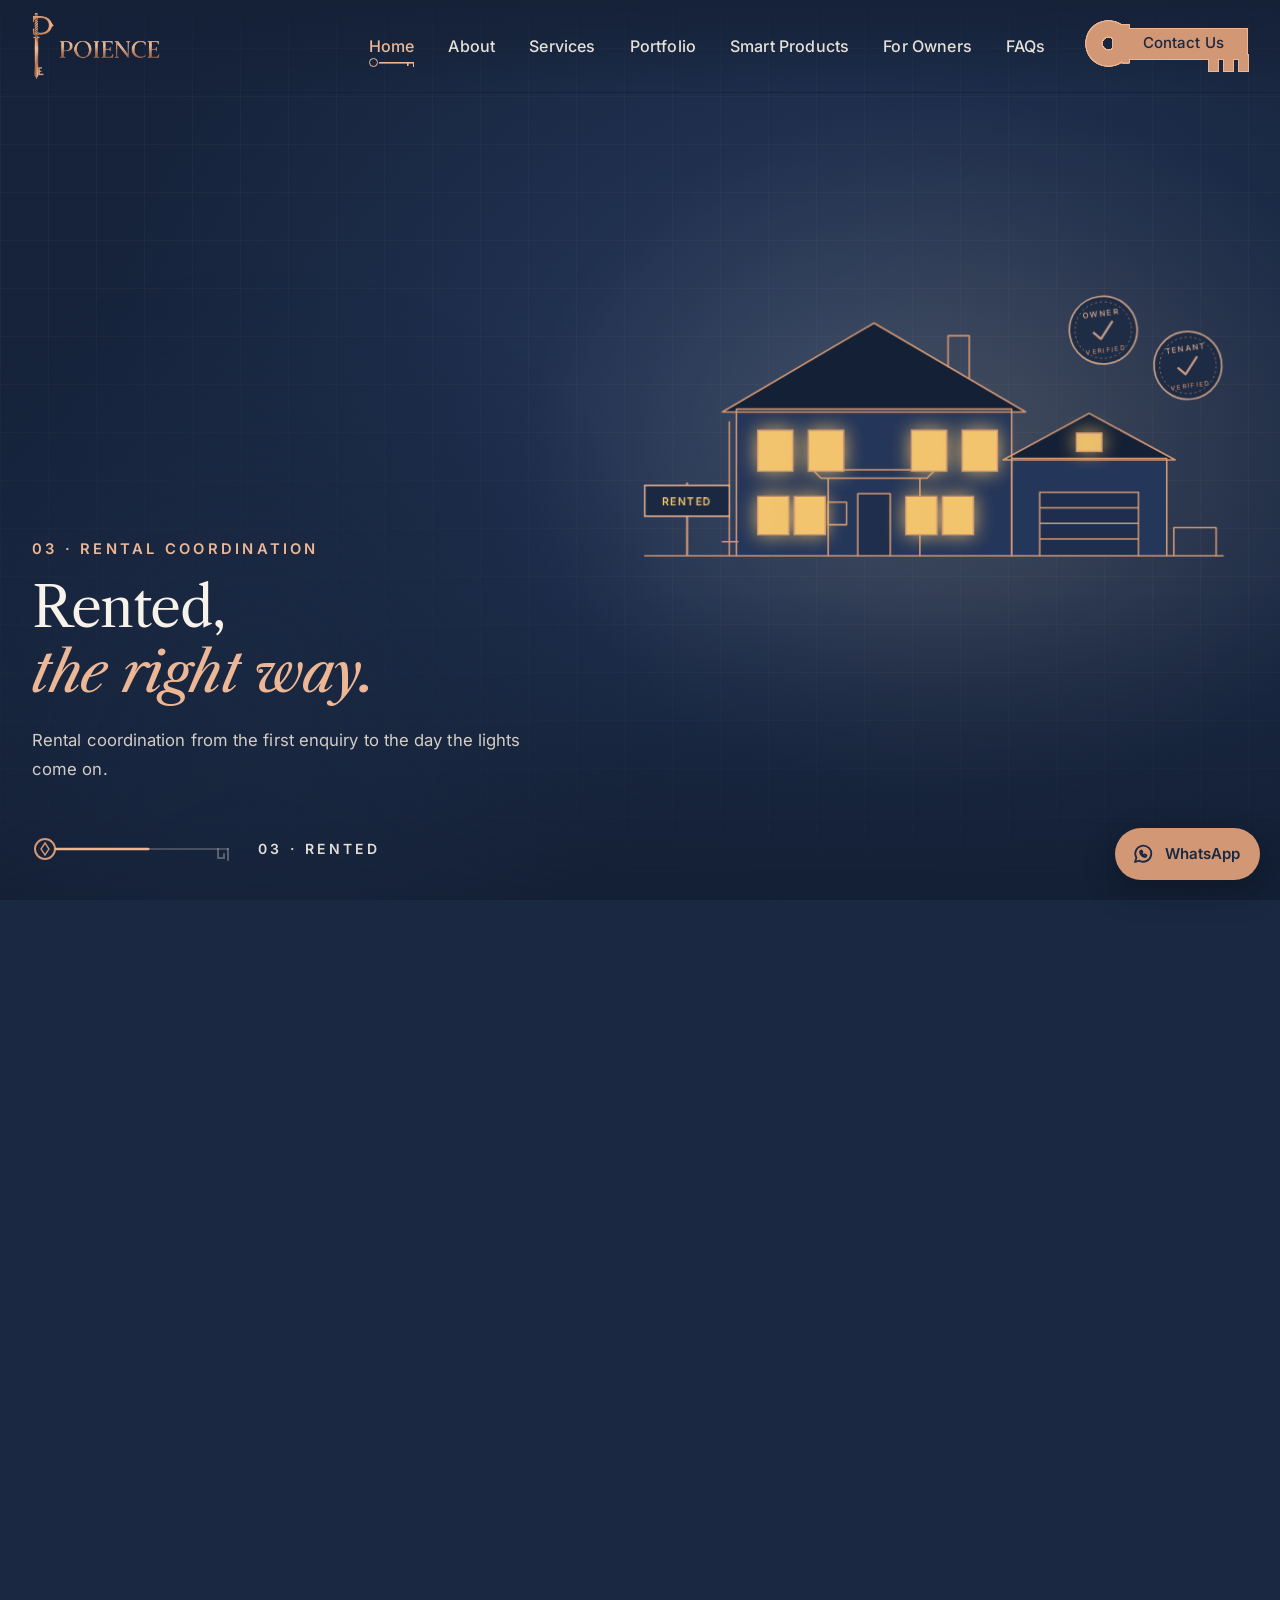
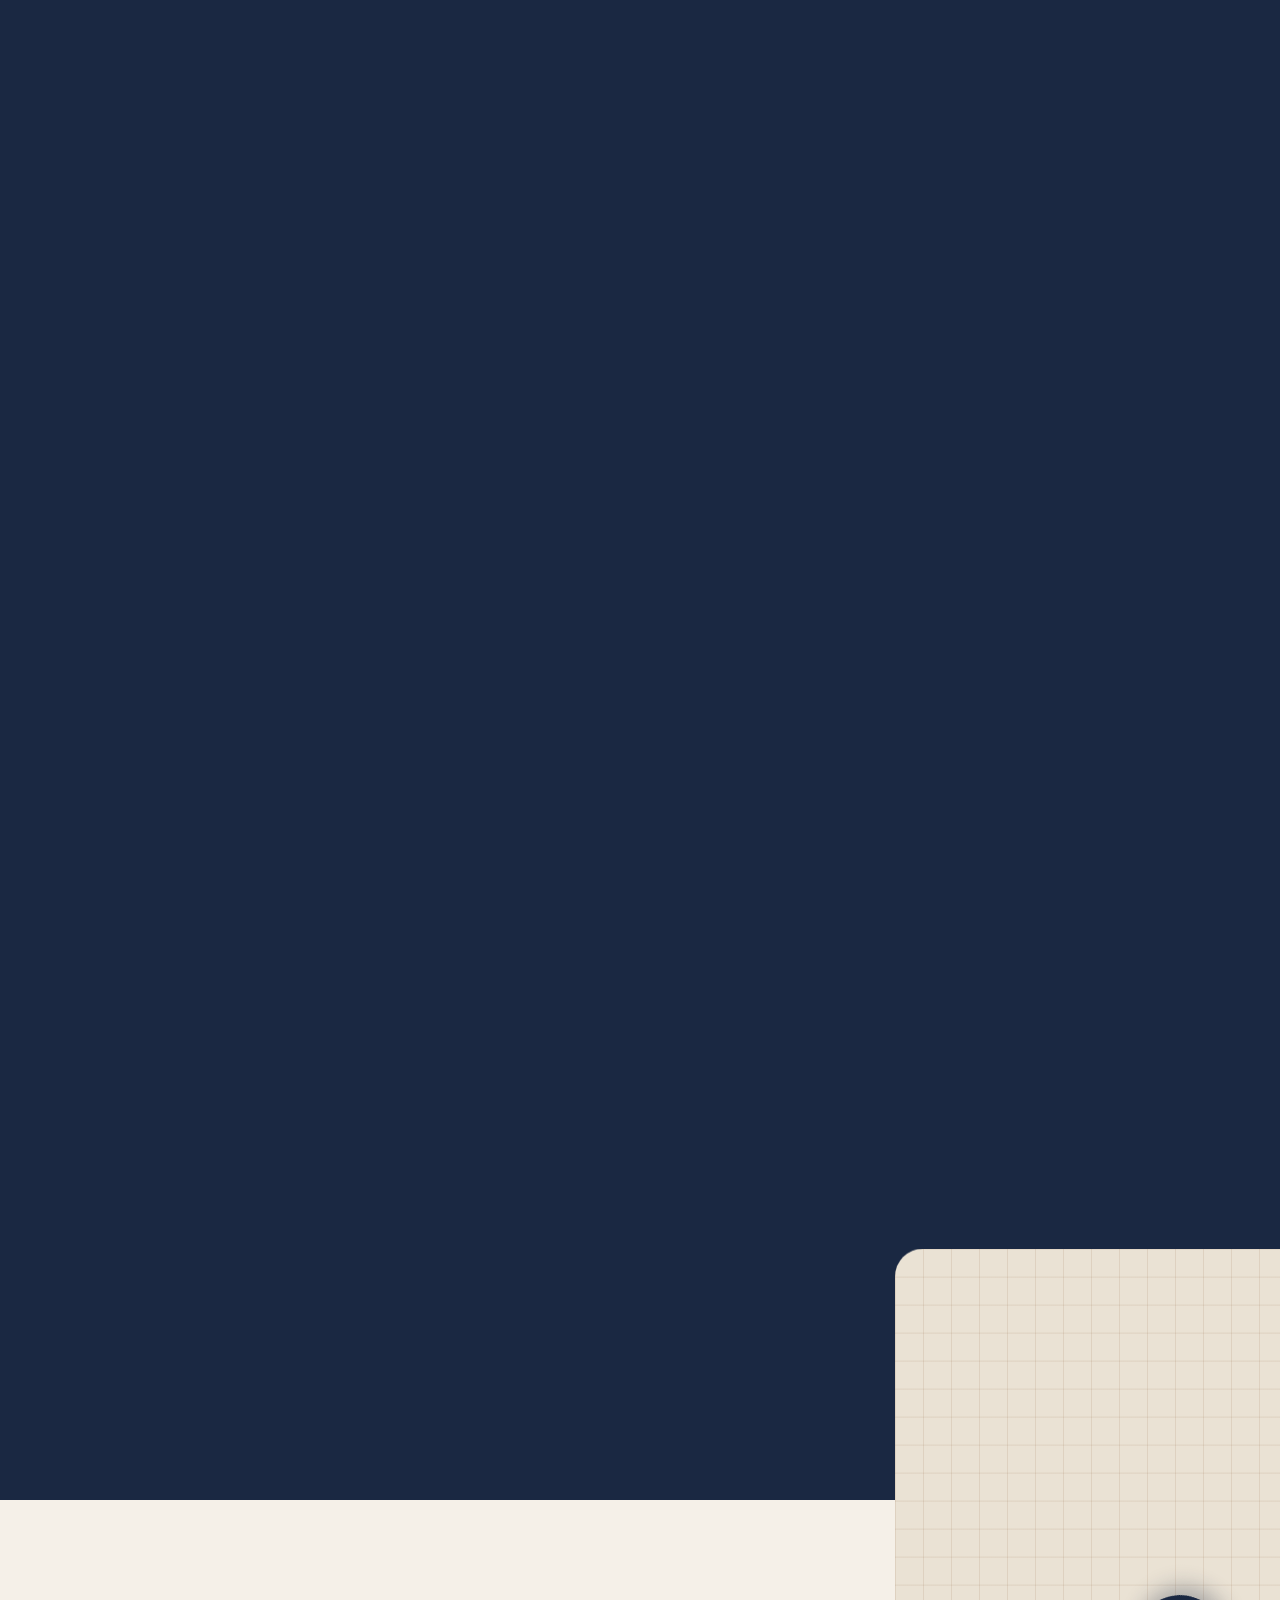
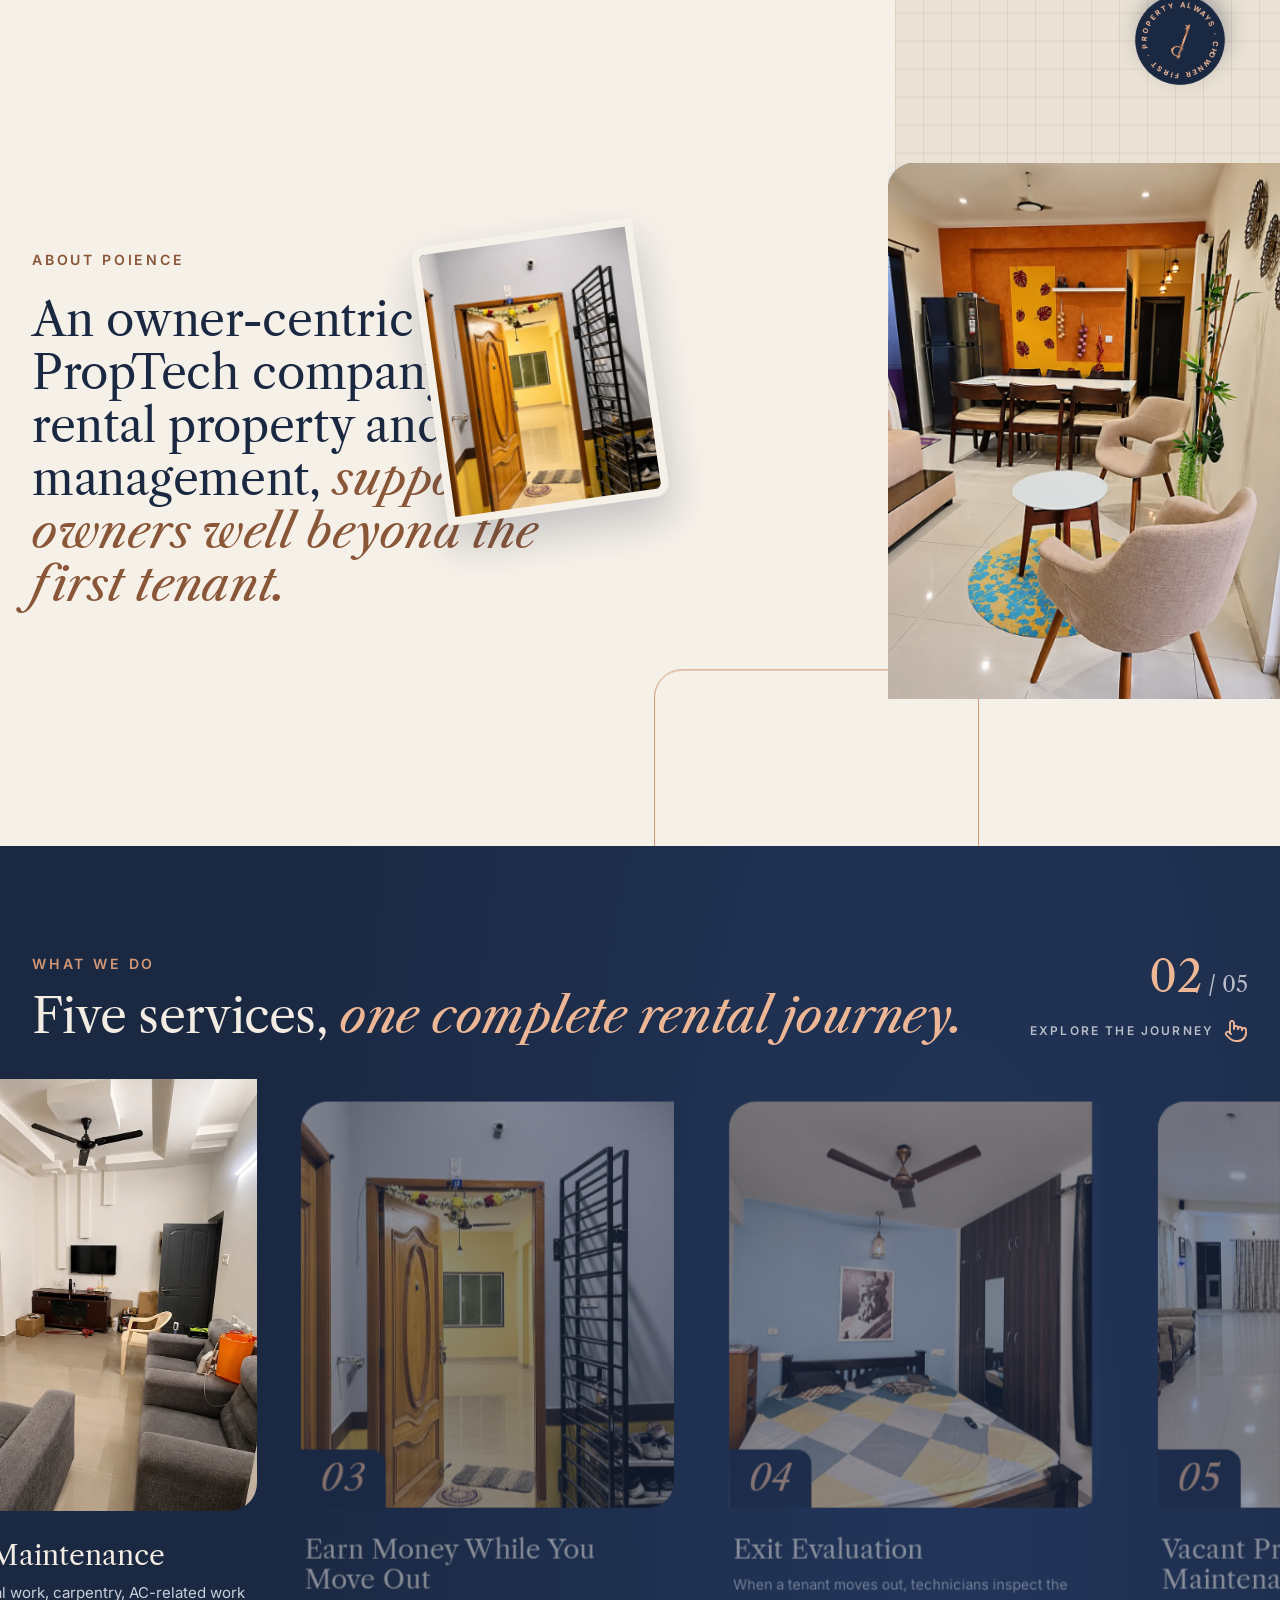
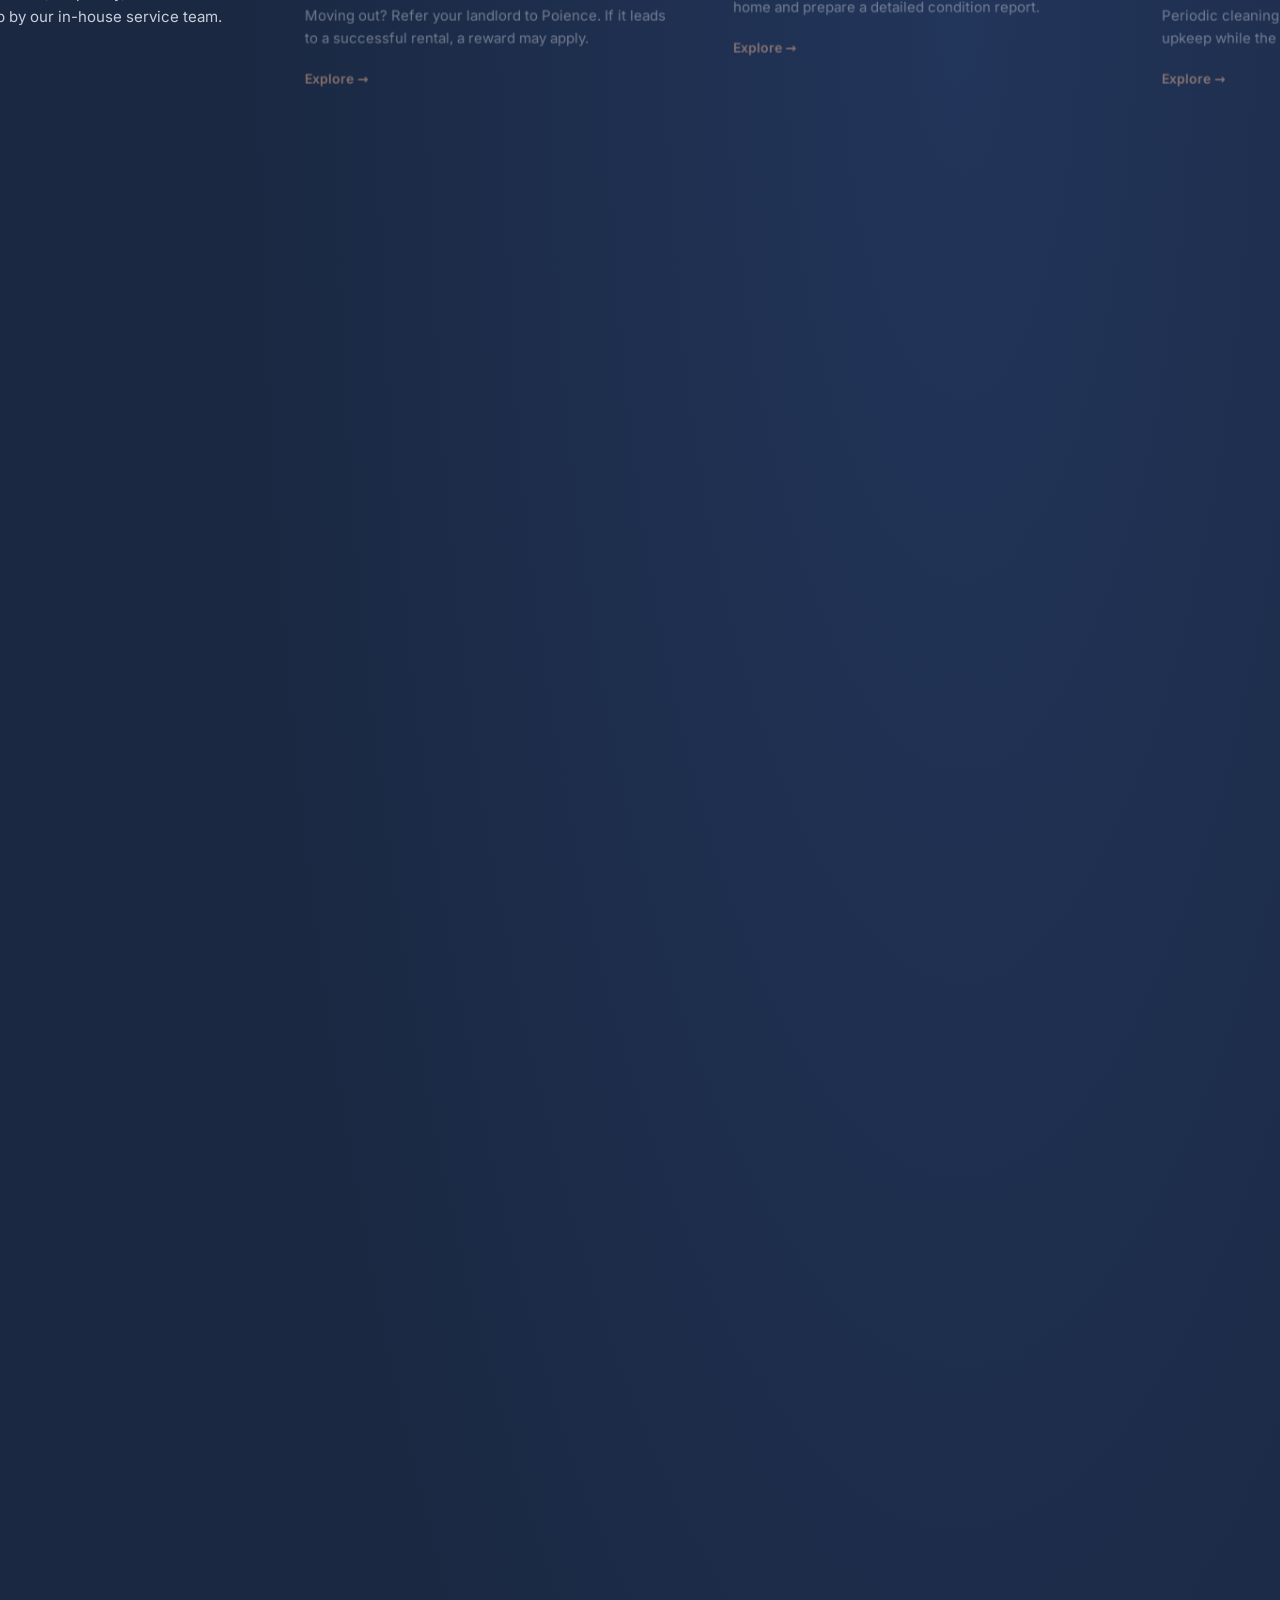
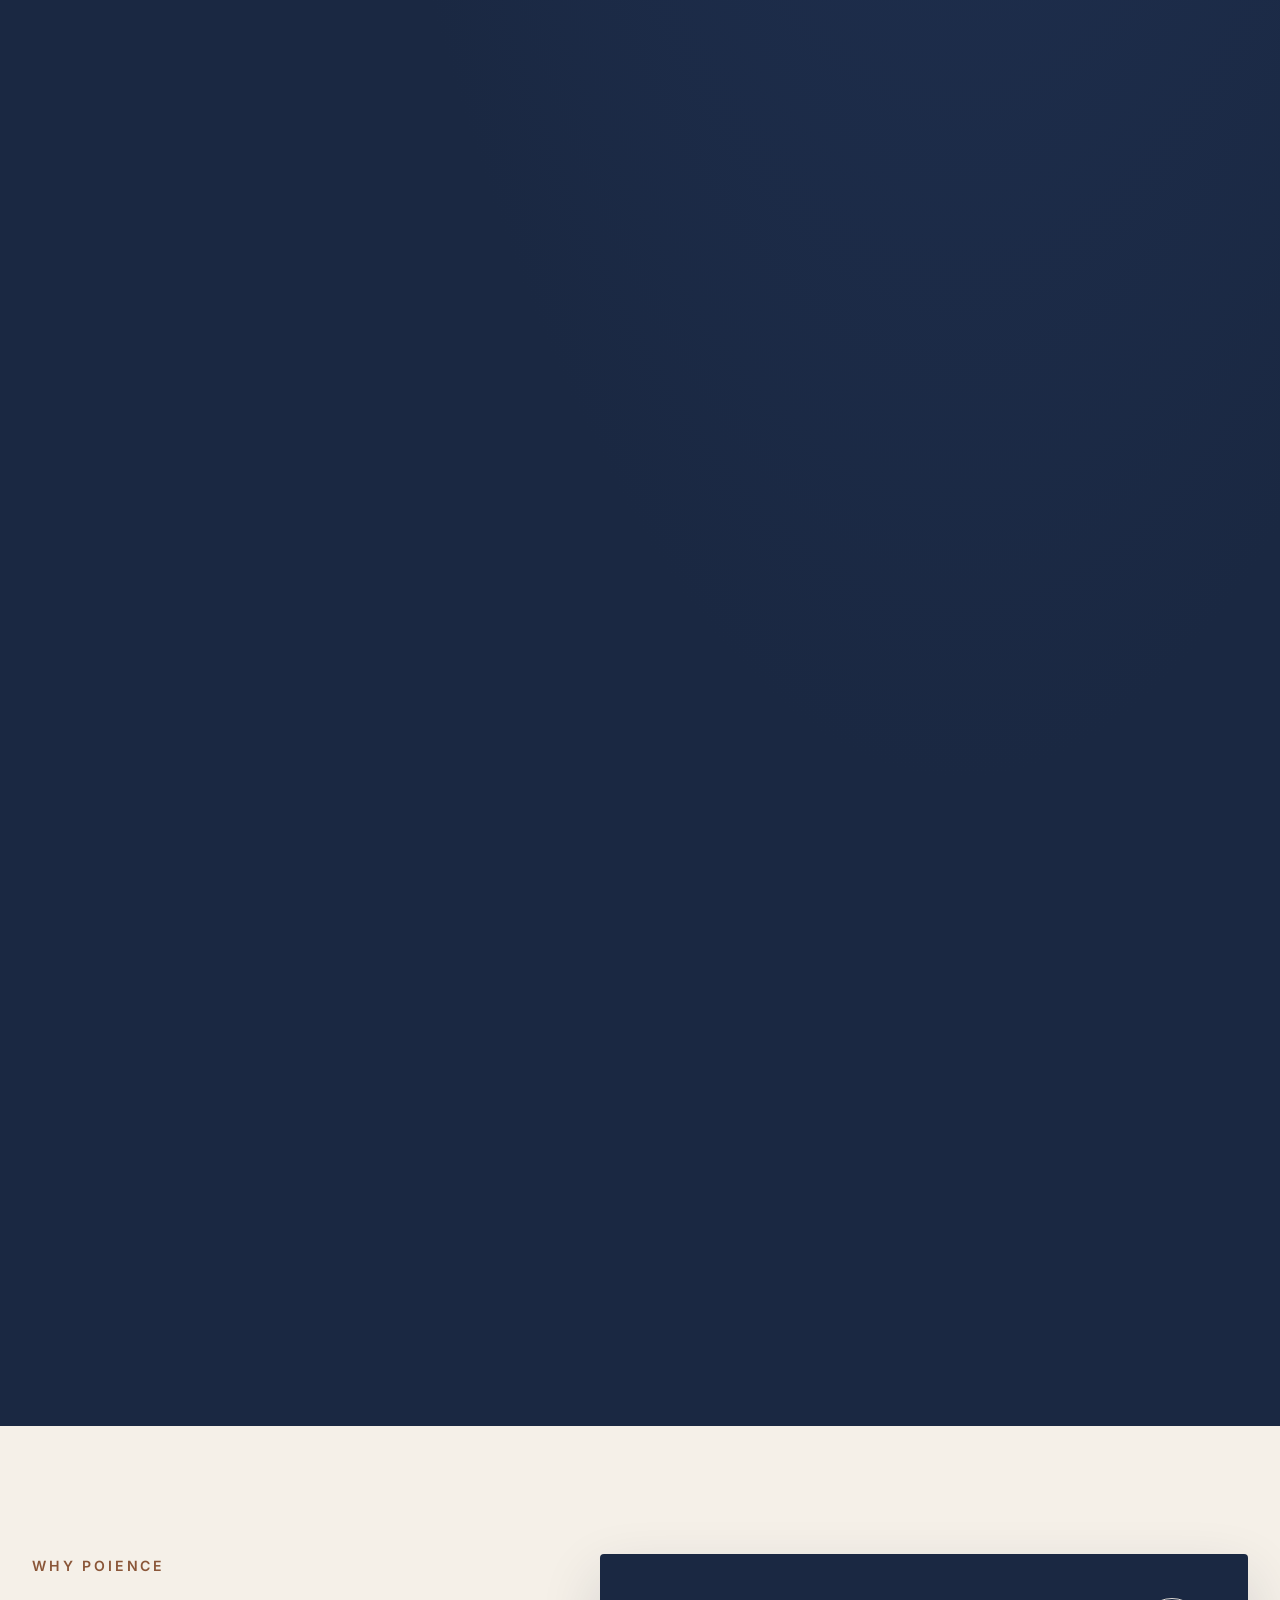
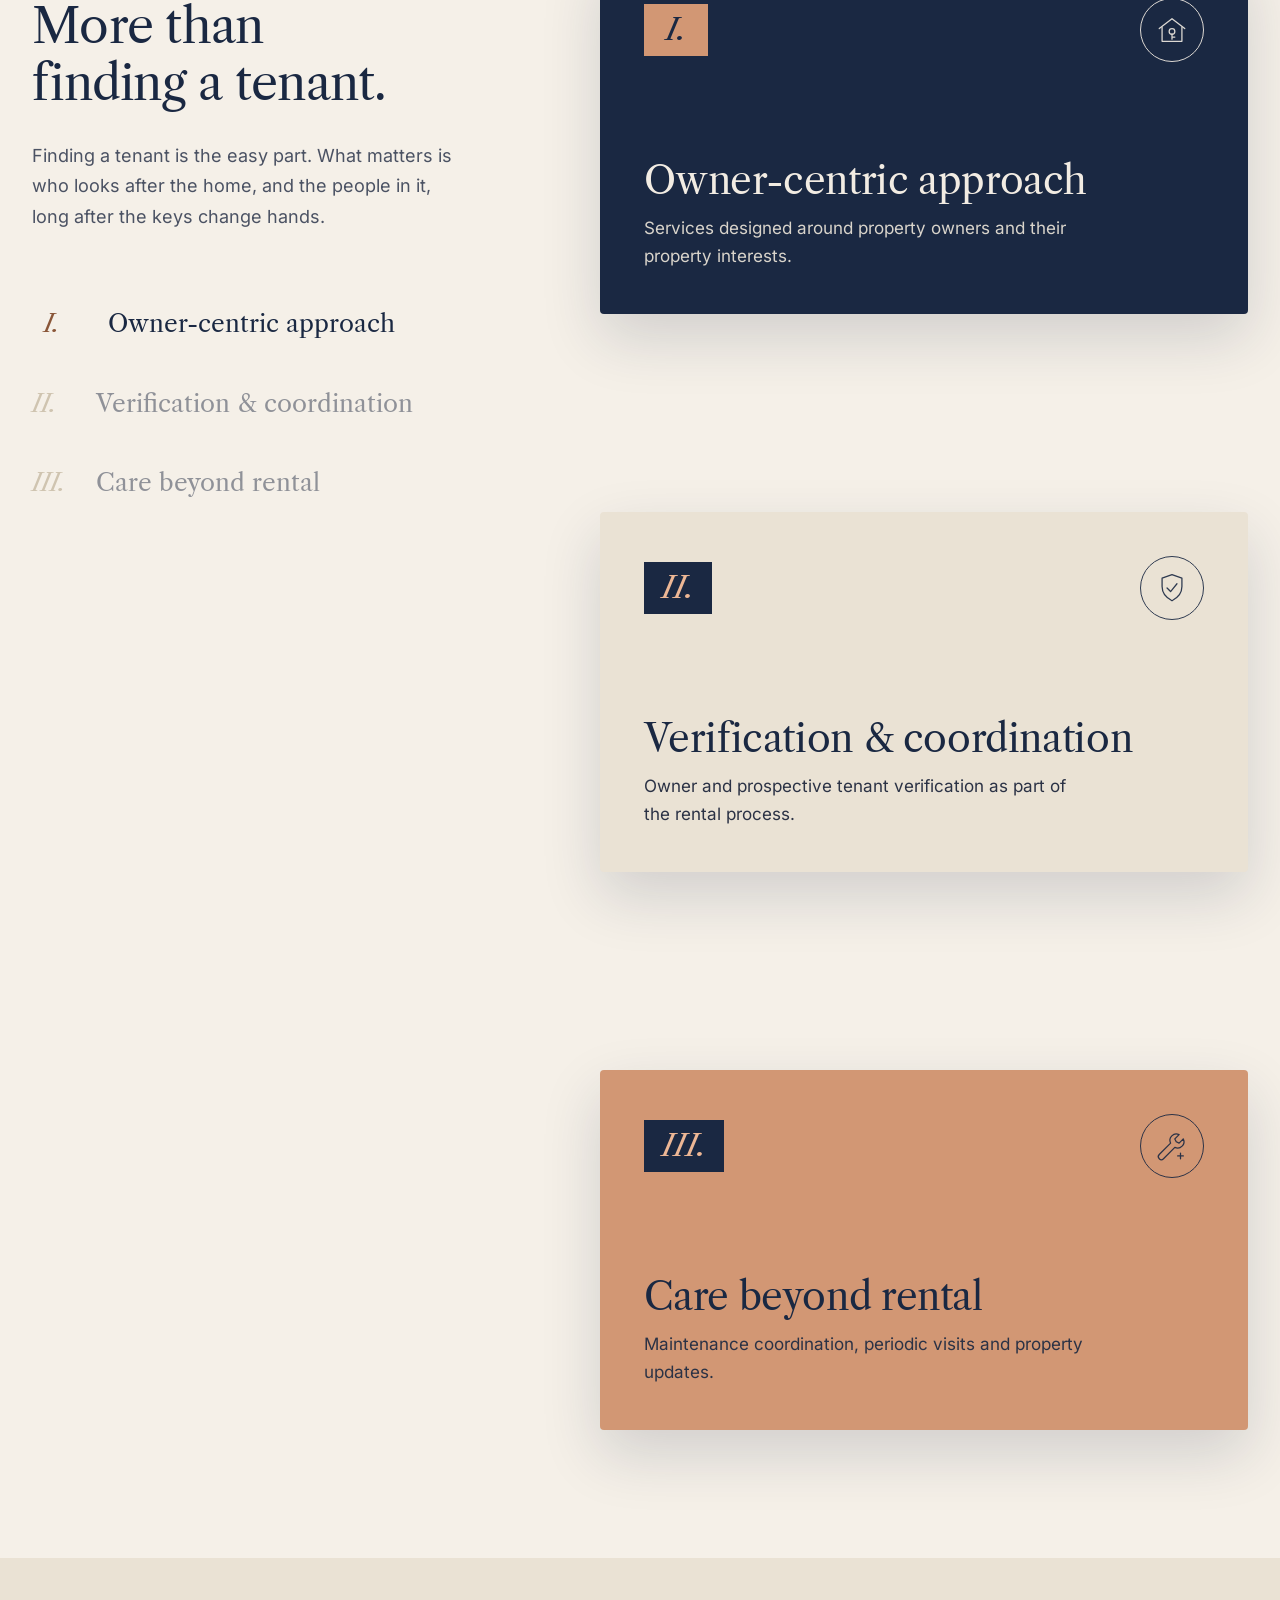
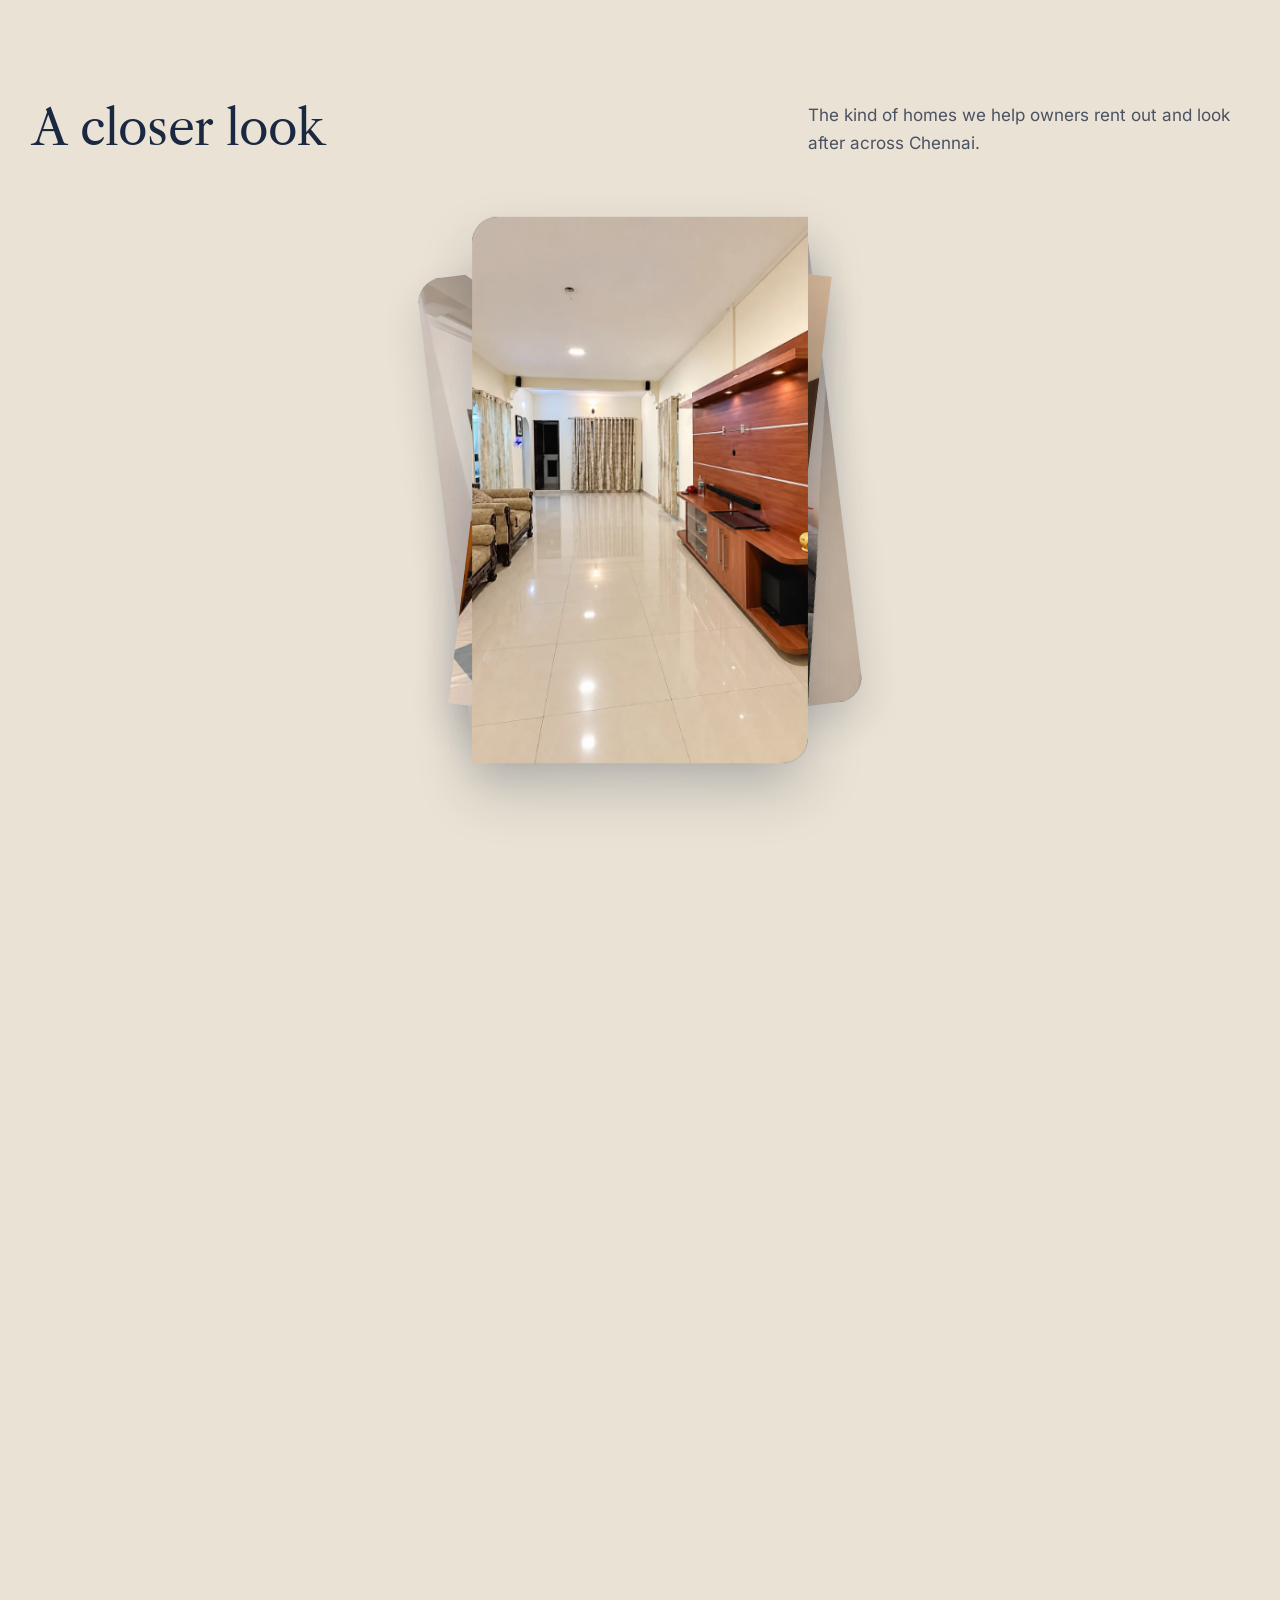
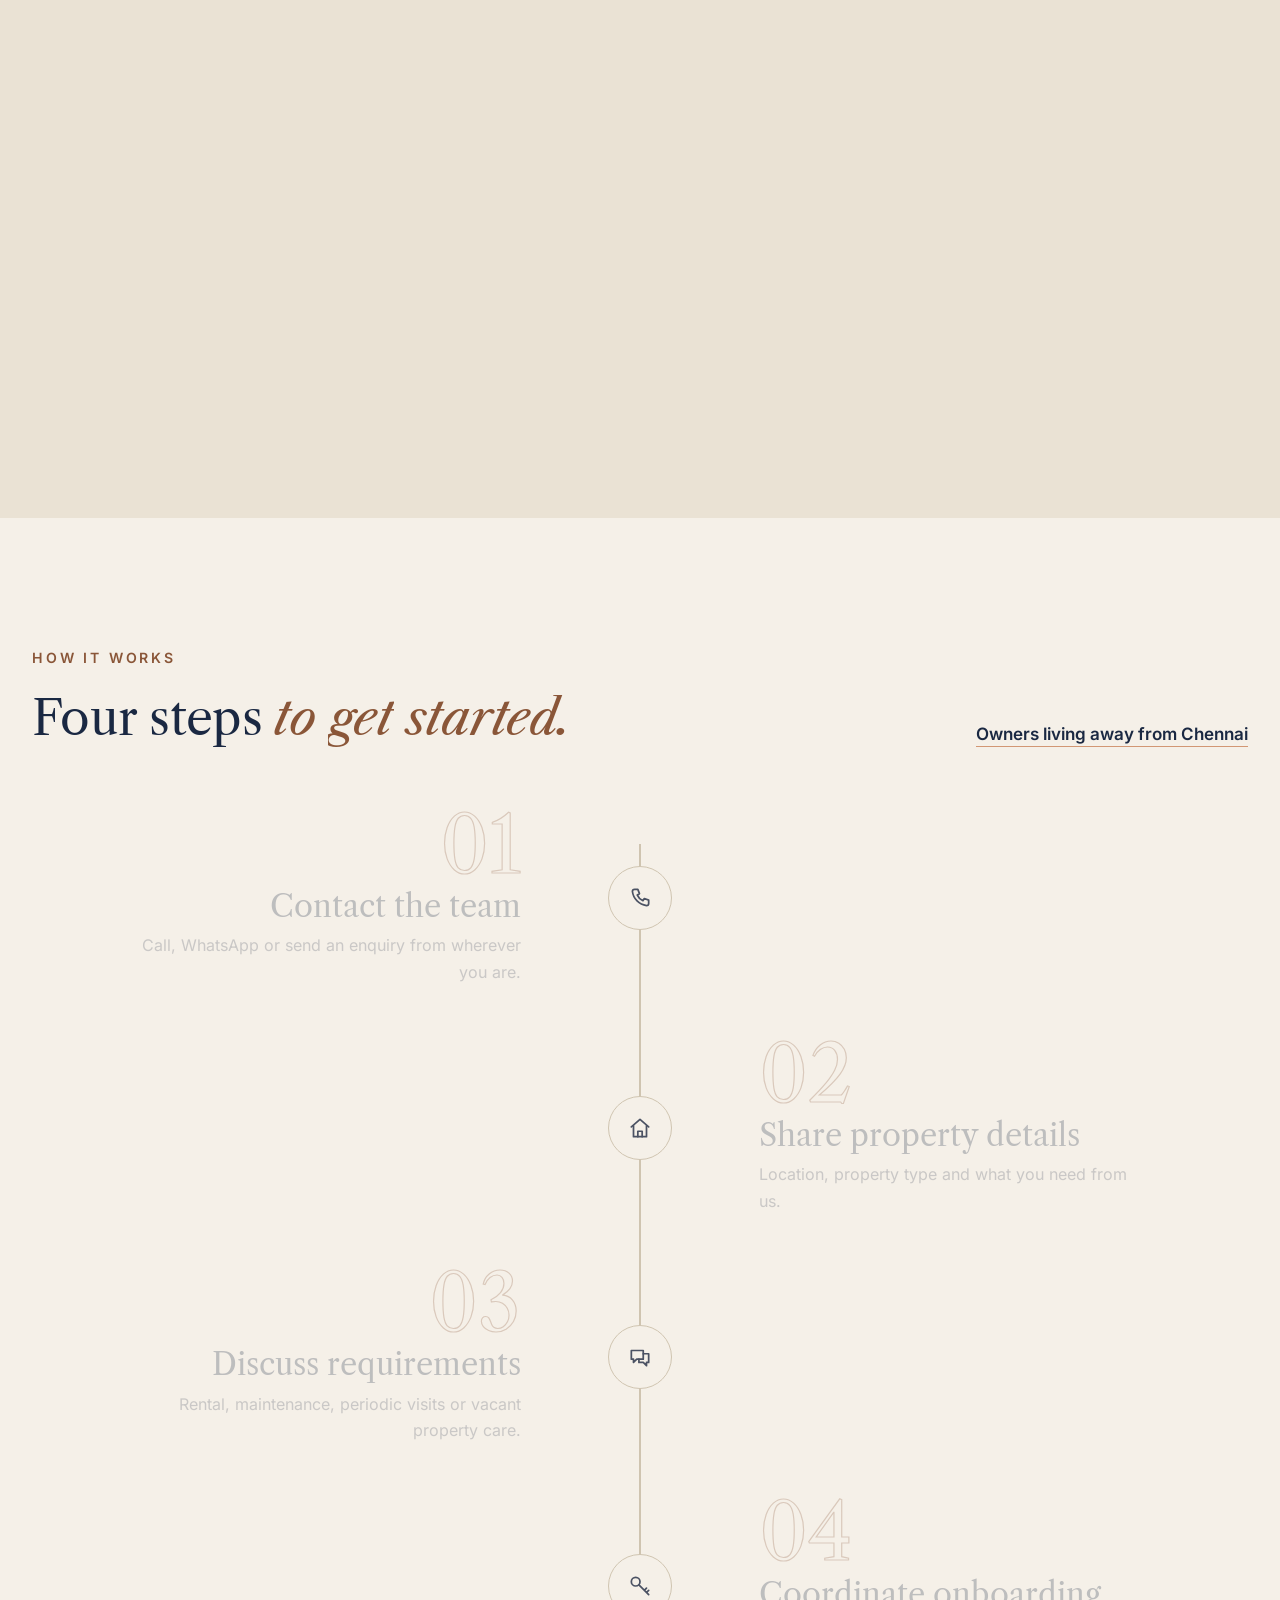
<file: index.html>
<!doctype html>
<html lang="en-IN" class="no-js">
<head>
<meta charset="utf-8">
<meta name="viewport" content="width=device-width, initial-scale=1">
<title>Poience | Property Ownership, Managed with Intelligence</title>
<meta name="description" content="Poience is an owner-centric PropTech company in Chennai for rental property and asset management: tenant sourcing, verification, maintenance, exit evaluation and vacant property care.">
<link rel="canonical" href="https://poience.com/">
<meta name="theme-color" content="#1A2842">
<meta property="og:type" content="website">
<meta property="og:site_name" content="Poience">
<meta property="og:title" content="Poience | Property Ownership, Managed with Intelligence">
<meta property="og:description" content="Poience is an owner-centric PropTech company in Chennai for rental property and asset management: tenant sourcing, verification, maintenance, exit evaluation and vacant property care.">
<meta property="og:url" content="https://poience.com/">
<meta property="og:image" content="https://poience.com/assets/img/og-image.jpg">
<meta name="twitter:card" content="summary_large_image">
<link rel="icon" href="assets/img/favicon-32.png" sizes="32x32" type="image/png">
<link rel="apple-touch-icon" href="assets/img/apple-touch-icon.png">
<link rel="preload" href="assets/fonts/libre-caslon-text-latin-400-normal.woff2" as="font" type="font/woff2" crossorigin>
<link rel="preload" href="assets/fonts/inter-latin-wght-normal.woff2" as="font" type="font/woff2" crossorigin>
<link rel="stylesheet" href="assets/css/style.css">
<script src="assets/js/main.js" defer></script>
</head>
<body>
<a class="skip-link" href="#main">Skip to content</a>
<div class="intro" aria-hidden="true"><div class="intro__inner">
<svg class="intro__key" viewBox="0 0 120 300" fill="none" stroke="#EDB795" stroke-width="3" stroke-linecap="round" stroke-linejoin="round">
<circle class="d" pathLength="1" cx="60" cy="62" r="44"/><path class="d" pathLength="1" d="M60 36 L74 62 L60 88 L46 62 Z"/><path class="d" pathLength="1" d="M48 112 H72 M60 106 V270 L52 282 M60 270 H86 V250 H74 M60 230 H80 V214 H72"/></svg>
<img class="intro__word" src="assets/img/logo/poience-wordmark.png" alt="" width="640" height="127"></div></div>
<header class="site-header site-header--overlay">
<div class="container site-header__inner">
<a class="brand" href="index.html" aria-label="Poience home"><img src="assets/img/logo/poience-logo.png" alt="Poience" width="440" height="232"></a>
<button class="menu-toggle" type="button" aria-expanded="false" aria-controls="site-nav" aria-label="Open menu"><span></span></button>
<nav class="nav" id="site-nav" aria-label="Main">
<a href="index.html" aria-current="page">Home</a>
<a href="about.html">About</a>
<a href="services.html">Services</a>
<a href="portfolio.html">Portfolio</a>
<a href="smart-products.html">Smart Products</a>
<a href="for-owners.html">For Owners</a>
<a href="faqs.html">FAQs</a>
<a class="btn btn--copper" href="contact.html">Contact Us</a>
</nav>
</div>
</header>
<main id="main">
<section class="story" aria-label="The Poience rental journey">
<div class="story__stage">
<div class="story__grid" aria-hidden="true"></div><div class="story__halo" aria-hidden="true"></div>
<div class="story__house"><svg viewBox="0 0 900 520" role="img" aria-label="One house, drawn as it is listed, verified, rented, maintained, inspected and cared for"><g id="bp" fill="none" stroke-linecap="round" stroke-linejoin="round"><path d="M40 440 H860" pathLength="1" stroke="#EDB795" stroke-width="1.2" stroke-dasharray="6 6" stroke-opacity=".75"/><path d="M170 440 V232 H560 V440" pathLength="1" stroke="#EDB795" stroke-width="1.2" stroke-dasharray="6 6" stroke-opacity=".75"/><path d="M150 236 L365 110 L580 236 Z" pathLength="1" stroke="#EDB795" stroke-width="1.2" stroke-dasharray="6 6" stroke-opacity=".75"/><path d="M470 172 V128 H500 V188" pathLength="1" stroke="#EDB795" stroke-width="1.2" stroke-dasharray="6 6" stroke-opacity=".75"/><path d="M560 440 V302 H780 V440" pathLength="1" stroke="#EDB795" stroke-width="1.2" stroke-dasharray="6 6" stroke-opacity=".75"/><path d="M548 304 L670 238 L792 304 Z" pathLength="1" stroke="#EDB795" stroke-width="1.2" stroke-dasharray="6 6" stroke-opacity=".75"/><path d="M600 440 V350 H740 V440 M600 372 H740 M600 394 H740 M600 416 H740" pathLength="1" stroke="#EDB795" stroke-width="1.2" stroke-dasharray="6 6" stroke-opacity=".75"/><path d="M290 330 H440 L452 318 H278 Z M300 330 V440 M430 330 V440" pathLength="1" stroke="#EDB795" stroke-width="1.2" stroke-dasharray="6 6" stroke-opacity=".75"/><path d="M342 440 V352 H388 V440" pathLength="1" stroke="#EDB795" stroke-width="1.2" stroke-dasharray="6 6" stroke-opacity=".75"/><path d="M160 250 V440 M150 420 H172" pathLength="1" stroke="#EDB795" stroke-width="1.2" stroke-dasharray="6 6" stroke-opacity=".75"/><path d="M300 364 h26 v32 h-26 Z" pathLength="1" stroke="#EDB795" stroke-width="1.2" stroke-dasharray="6 6" stroke-opacity=".75"/><path d="M790 440 V400 H850 V440" pathLength="1" stroke="#EDB795" stroke-width="1.2" stroke-dasharray="6 6" stroke-opacity=".75"/><rect x="200" y="262" width="50" height="58" stroke="#EDB795" stroke-width="1.2" stroke-dasharray="5 5" stroke-opacity=".75"/><rect x="272" y="262" width="50" height="58" stroke="#EDB795" stroke-width="1.2" stroke-dasharray="5 5" stroke-opacity=".75"/><rect x="418" y="262" width="50" height="58" stroke="#EDB795" stroke-width="1.2" stroke-dasharray="5 5" stroke-opacity=".75"/><rect x="490" y="262" width="50" height="58" stroke="#EDB795" stroke-width="1.2" stroke-dasharray="5 5" stroke-opacity=".75"/><rect x="200" y="356" width="44" height="54" stroke="#EDB795" stroke-width="1.2" stroke-dasharray="5 5" stroke-opacity=".75"/><rect x="252" y="356" width="44" height="54" stroke="#EDB795" stroke-width="1.2" stroke-dasharray="5 5" stroke-opacity=".75"/><rect x="410" y="356" width="44" height="54" stroke="#EDB795" stroke-width="1.2" stroke-dasharray="5 5" stroke-opacity=".75"/><rect x="462" y="356" width="44" height="54" stroke="#EDB795" stroke-width="1.2" stroke-dasharray="5 5" stroke-opacity=".75"/><rect x="652" y="266" width="36" height="26" stroke="#EDB795" stroke-width="1.2" stroke-dasharray="5 5" stroke-opacity=".75"/><g fill="#D29774" stroke="none" font-family="Inter, sans-serif" font-size="13" letter-spacing="2"><path d="M170 478 H780 M170 470 V486 M780 470 V486" stroke="#D29774" stroke-width="1"/><text x="430" y="502">58' 0"</text><path d="M120 110 V440 M112 110 H128 M112 440 H128" stroke="#D29774" stroke-width="1"/><text x="70" y="280">G+1</text></g></g><g id="fills" stroke="none" style="opacity:0"><path d="M170 440 V232 H560 V440 Z M560 440 V302 H780 V440 Z" fill="#24365A"/><path d="M150 236 L365 110 L580 236 Z M548 304 L670 238 L792 304 Z" fill="#142036"/><path d="M600 440 V350 H740 V440 Z M342 440 V352 H388 V440 Z" fill="#1E2E4C"/></g><g id="solid" fill="none" stroke-linecap="round" stroke-linejoin="round" stroke-dasharray="1" style="stroke-dashoffset:1"><path d="M40 440 H860" pathLength="1" stroke="#D29774" stroke-width="2.2"/><path d="M170 440 V232 H560 V440" pathLength="1" stroke="#D29774" stroke-width="2.2"/><path d="M150 236 L365 110 L580 236 Z" pathLength="1" stroke="#D29774" stroke-width="2.2"/><path d="M470 172 V128 H500 V188" pathLength="1" stroke="#D29774" stroke-width="2.2"/><path d="M560 440 V302 H780 V440" pathLength="1" stroke="#D29774" stroke-width="2.2"/><path d="M548 304 L670 238 L792 304 Z" pathLength="1" stroke="#D29774" stroke-width="2.2"/><path d="M600 440 V350 H740 V440 M600 372 H740 M600 394 H740 M600 416 H740" pathLength="1" stroke="#D29774" stroke-width="2.2"/><path d="M290 330 H440 L452 318 H278 Z M300 330 V440 M430 330 V440" pathLength="1" stroke="#D29774" stroke-width="2.2"/><path d="M342 440 V352 H388 V440" pathLength="1" stroke="#D29774" stroke-width="2.2"/><path d="M160 250 V440 M150 420 H172" pathLength="1" stroke="#D29774" stroke-width="2.2"/><path d="M300 364 h26 v32 h-26 Z" pathLength="1" stroke="#D29774" stroke-width="2.2"/><path d="M790 440 V400 H850 V440" pathLength="1" stroke="#D29774" stroke-width="2.2"/></g><rect class="win" x="200" y="262" width="50" height="58" stroke="#D29774" stroke-width="2" style="fill:rgba(19,31,52,0);stroke-opacity:0"/><rect class="win" x="272" y="262" width="50" height="58" stroke="#D29774" stroke-width="2" style="fill:rgba(19,31,52,0);stroke-opacity:0"/><rect class="win" x="418" y="262" width="50" height="58" stroke="#D29774" stroke-width="2" style="fill:rgba(19,31,52,0);stroke-opacity:0"/><rect class="win" x="490" y="262" width="50" height="58" stroke="#D29774" stroke-width="2" style="fill:rgba(19,31,52,0);stroke-opacity:0"/><rect class="win" x="200" y="356" width="44" height="54" stroke="#D29774" stroke-width="2" style="fill:rgba(19,31,52,0);stroke-opacity:0"/><rect class="win" x="252" y="356" width="44" height="54" stroke="#D29774" stroke-width="2" style="fill:rgba(19,31,52,0);stroke-opacity:0"/><rect class="win" x="410" y="356" width="44" height="54" stroke="#D29774" stroke-width="2" style="fill:rgba(19,31,52,0);stroke-opacity:0"/><rect class="win" x="462" y="356" width="44" height="54" stroke="#D29774" stroke-width="2" style="fill:rgba(19,31,52,0);stroke-opacity:0"/><rect class="win" x="652" y="266" width="36" height="26" stroke="#D29774" stroke-width="2" style="fill:rgba(19,31,52,0);stroke-opacity:0"/><g id="board" class="svg-t" style="transform-origin:100px 336px;opacity:0"><path d="M100 440 V336" stroke="#D29774" stroke-width="3"/><path d="M40 340 h120 v44 h-120 Z" fill="#1A2842" stroke="#EDB795" stroke-width="2"/><text id="forRent" x="100" y="368" text-anchor="middle" textLength="96" lengthAdjust="spacingAndGlyphs" font-family="Inter, sans-serif" font-weight="600" font-size="15" letter-spacing="2" fill="#EDB795">FOR RENT</text><text id="rentedTxt" x="100" y="368" text-anchor="middle" font-family="Inter, sans-serif" font-weight="600" font-size="15" letter-spacing="2" fill="#F2C46E" style="opacity:0">RENTED</text></g><g id="seal1" class="svg-t" style="transform-origin:690px 120px;opacity:0"><circle cx="690" cy="120" r="48" fill="#1A2842" stroke="#EDB795" stroke-width="2.4"/><circle cx="690" cy="120" r="40" fill="none" stroke="#D29774" stroke-width="1" stroke-dasharray="3 4"/><path d="M676 122 l9 10 l19 -22" fill="none" stroke="#EDB795" stroke-width="3.2" stroke-linecap="round" stroke-linejoin="round"/><text x="690" y="100" text-anchor="middle" font-family="Inter, sans-serif" font-weight="600" font-size="11" letter-spacing="2" fill="#EDB795">OWNER</text><text x="690" y="152" text-anchor="middle" font-family="Inter, sans-serif" font-weight="600" font-size="9" letter-spacing="2" fill="#D29774">VERIFIED</text></g><g id="seal2" class="svg-t" style="transform-origin:810px 170px;opacity:0"><circle cx="810" cy="170" r="48" fill="#1A2842" stroke="#EDB795" stroke-width="2.4"/><circle cx="810" cy="170" r="40" fill="none" stroke="#D29774" stroke-width="1" stroke-dasharray="3 4"/><path d="M796 172 l9 10 l19 -22" fill="none" stroke="#EDB795" stroke-width="3.2" stroke-linecap="round" stroke-linejoin="round"/><text x="810" y="150" text-anchor="middle" font-family="Inter, sans-serif" font-weight="600" font-size="11" letter-spacing="2" fill="#EDB795">TENANT</text><text x="810" y="202" text-anchor="middle" font-family="Inter, sans-serif" font-weight="600" font-size="9" letter-spacing="2" fill="#D29774">VERIFIED</text></g><g class="mk" style="opacity:0"><path d="M820 384 V300 H805" fill="none" stroke="#D29774" stroke-width="1.2" stroke-dasharray="3 4"/><circle cx="820" cy="400" r="6" fill="#1A2842" stroke="#EDB795" stroke-width="2"/><path class="tick" d="M814 400 l4 5 l8 -10" fill="none" stroke="#F2C46E" stroke-width="2.6" stroke-linecap="round" stroke-linejoin="round" style="opacity:0"/><text x="760" y="292" font-family="Inter, sans-serif" font-size="14" font-weight="700" letter-spacing="2" fill="#F2C46E">AC SERVICE</text></g><g class="mk" style="opacity:0"><path d="M160 394 V320 H110" fill="none" stroke="#D29774" stroke-width="1.2" stroke-dasharray="3 4"/><circle cx="160" cy="410" r="6" fill="#1A2842" stroke="#EDB795" stroke-width="2"/><path class="tick" d="M154 410 l4 5 l8 -10" fill="none" stroke="#F2C46E" stroke-width="2.6" stroke-linecap="round" stroke-linejoin="round" style="opacity:0"/><text x="40" y="312" font-family="Inter, sans-serif" font-size="14" font-weight="700" letter-spacing="2" fill="#F2C46E">PLUMBING</text></g><g class="mk" style="opacity:0"><path d="M313 396 V470" fill="none" stroke="#D29774" stroke-width="1.2" stroke-dasharray="3 4"/><circle cx="313" cy="380" r="6" fill="#1A2842" stroke="#EDB795" stroke-width="2"/><path class="tick" d="M307 380 l4 5 l8 -10" fill="none" stroke="#F2C46E" stroke-width="2.6" stroke-linecap="round" stroke-linejoin="round" style="opacity:0"/><text x="250" y="492" font-family="Inter, sans-serif" font-size="14" font-weight="700" letter-spacing="2" fill="#F2C46E">ELECTRICAL</text></g><g class="mk" style="opacity:0"><path d="M372 414 V470 H420" fill="none" stroke="#D29774" stroke-width="1.2" stroke-dasharray="3 4"/><circle cx="365" cy="400" r="6" fill="#1A2842" stroke="#EDB795" stroke-width="2"/><path class="tick" d="M359 400 l4 5 l8 -10" fill="none" stroke="#F2C46E" stroke-width="2.6" stroke-linecap="round" stroke-linejoin="round" style="opacity:0"/><text x="426" y="474" font-family="Inter, sans-serif" font-size="14" font-weight="700" letter-spacing="2" fill="#F2C46E">CARPENTRY</text></g><g id="scan" style="opacity:0"><rect id="scanLine" x="150" y="96" width="3" height="350" fill="#F2C46E" style="filter:drop-shadow(0 0 10px rgba(242,196,110,.9))"/><path d="M30 24 h210 v150 h-210 Z" fill="#1A2842" stroke="#EDB795" stroke-width="1.6"/><text x="48" y="52" textLength="170" lengthAdjust="spacingAndGlyphs" font-family="Inter, sans-serif" font-weight="600" font-size="13" letter-spacing="2" fill="#EDB795">CONDITION REPORT</text><rect x="48" y="70" width="14" height="14" fill="none" stroke="#D29774" stroke-width="1.4"/><path class="ck" d="M50 78 l4 5 l8 -10" fill="none" stroke="#F2C46E" stroke-width="2.4" stroke-linecap="round" stroke-linejoin="round" style="opacity:0"/><text x="72" y="82" font-family="Inter, sans-serif" font-size="14" fill="#E3DED6">Walls &amp; paint</text><rect x="48" y="94" width="14" height="14" fill="none" stroke="#D29774" stroke-width="1.4"/><path class="ck" d="M50 102 l4 5 l8 -10" fill="none" stroke="#F2C46E" stroke-width="2.4" stroke-linecap="round" stroke-linejoin="round" style="opacity:0"/><text x="72" y="106" font-family="Inter, sans-serif" font-size="14" fill="#E3DED6">Plumbing</text><rect x="48" y="118" width="14" height="14" fill="none" stroke="#D29774" stroke-width="1.4"/><path class="ck" d="M50 126 l4 5 l8 -10" fill="none" stroke="#F2C46E" stroke-width="2.4" stroke-linecap="round" stroke-linejoin="round" style="opacity:0"/><text x="72" y="130" font-family="Inter, sans-serif" font-size="14" fill="#E3DED6">Electrical</text><rect x="48" y="142" width="14" height="14" fill="none" stroke="#D29774" stroke-width="1.4"/><path class="ck" d="M50 150 l4 5 l8 -10" fill="none" stroke="#F2C46E" stroke-width="2.4" stroke-linecap="round" stroke-linejoin="round" style="opacity:0"/><text x="72" y="154" font-family="Inter, sans-serif" font-size="14" fill="#E3DED6">AC unit</text></g><path class="sp" style="opacity:0" fill="#F7E6C8" d="M230 291 Q230 300 239 300 Q230 300 230 309 Q230 300 221 300 Q230 300 230 291 Z"/><path class="sp" style="opacity:0" fill="#F7E6C8" d="M470 261 Q470 270 479 270 Q470 270 470 279 Q470 270 461 270 Q470 270 470 261 Z"/><path class="sp" style="opacity:0" fill="#F7E6C8" d="M520 371 Q520 380 529 380 Q520 380 520 389 Q520 380 511 380 Q520 380 520 371 Z"/><path class="sp" style="opacity:0" fill="#F7E6C8" d="M680 321 Q680 330 689 330 Q680 330 680 339 Q680 330 671 330 Q680 330 680 321 Z"/><path class="sp" style="opacity:0" fill="#F7E6C8" d="M300 411 Q300 420 309 420 Q300 420 300 429 Q300 420 291 420 Q300 420 300 411 Z"/><g id="vacLbl" style="opacity:0"><rect x="255" y="42" width="390" height="38" rx="19" fill="#1A2842" stroke="#EDB795" stroke-width="1.4"/><text x="450" y="66" text-anchor="middle" textLength="340" lengthAdjust="spacingAndGlyphs" font-family="Inter, sans-serif" font-size="13" font-weight="700" letter-spacing="1.5" fill="#F2C46E">PERIODIC CLEANING · CHECKS · UPKEEP</text></g></svg></div>
<div class="story__shade" aria-hidden="true"></div>
<div class="story__copy"><div class="stage is-active" data-name="THE BLUEPRINT" aria-hidden="false"><div class="stage__step">POIENCE · CHENNAI</div><h1 aria-label="Property ownership, managed with intelligence."><span class="stage__t1"><span class="wd"><span style="--i:0">Property</span></span> <span class="wd"><span style="--i:1">ownership,</span></span></span><span class="stage__t2"><span class="wd"><span style="--i:2">managed</span></span> <span class="wd"><span style="--i:3">with</span></span> <span class="wd"><span style="--i:4">intelligence.</span></span></span></h1><p class="stage__sub">A smarter, more transparent approach to property rental and management. From finding suitable tenants to ongoing property care, Poience supports property owners through the rental journey.</p><div class="stage__btns"><a class="btn btn--copper" href="contact.html?service=Property%20Rental">List Your Property</a><a class="btn btn--ghost" href="services.html">Explore Our Services</a></div></div><div class="stage is-near" data-name="01 · LISTED" aria-hidden="true"><div class="stage__step">01 · PROPERTY RENTAL</div><h2 aria-label="Listed with care."><span class="stage__t1"><span class="wd"><span style="--i:0">Listed</span></span></span><span class="stage__t2"><span class="wd"><span style="--i:1">with</span></span> <span class="wd"><span style="--i:2">care.</span></span></span></h2><p class="stage__sub">Property onboarding, listing coordination and prospective tenant sourcing, handled for you.</p></div><div class="stage" data-name="02 · VERIFIED" aria-hidden="true"><div class="stage__step">02 · VERIFICATION</div><h2 aria-label="Verified, on both sides."><span class="stage__t1"><span class="wd"><span style="--i:0">Verified,</span></span></span><span class="stage__t2"><span class="wd"><span style="--i:1">on</span></span> <span class="wd"><span style="--i:2">both</span></span> <span class="wd"><span style="--i:3">sides.</span></span></span></h2><p class="stage__sub">Owner and property verification, and prospective tenant verification, as part of the rental process.</p></div><div class="stage" data-name="03 · RENTED" aria-hidden="true"><div class="stage__step">03 · RENTAL COORDINATION</div><h2 aria-label="Rented, the right way."><span class="stage__t1"><span class="wd"><span style="--i:0">Rented,</span></span></span><span class="stage__t2"><span class="wd"><span style="--i:1">the</span></span> <span class="wd"><span style="--i:2">right</span></span> <span class="wd"><span style="--i:3">way.</span></span></span></h2><p class="stage__sub">Rental coordination from the first enquiry to the day the lights come on.</p></div><div class="stage" data-name="04 · MAINTAINED" aria-hidden="true"><div class="stage__step">04 · PROPERTY MAINTENANCE</div><h2 aria-label="Cared for, in-house."><span class="stage__t1"><span class="wd"><span style="--i:0">Cared</span></span> <span class="wd"><span style="--i:1">for,</span></span></span><span class="stage__t2"><span class="wd"><span style="--i:2">in-house.</span></span></span></h2><p class="stage__sub">Plumbing, electrical work, carpentry, AC-related work and general maintenance, coordinated by our in-house service team.</p></div><div class="stage" data-name="05 · EVALUATED" aria-hidden="true"><div class="stage__step">05 · EXIT EVALUATION</div><h2 aria-label="Exit, evaluated."><span class="stage__t1"><span class="wd"><span style="--i:0">Exit,</span></span></span><span class="stage__t2"><span class="wd"><span style="--i:1">evaluated.</span></span></span></h2><p class="stage__sub">When a tenant moves out, technicians inspect the property and prepare a detailed condition report for the owner and tenant.</p></div><div class="stage" data-name="06 · VACANT CARE" aria-hidden="true"><div class="stage__step">06 · VACANT PROPERTY MAINTENANCE</div><h2 aria-label="Vacant, never neglected."><span class="stage__t1"><span class="wd"><span style="--i:0">Vacant,</span></span></span><span class="stage__t2"><span class="wd"><span style="--i:1">never</span></span> <span class="wd"><span style="--i:2">neglected.</span></span></span></h2><p class="stage__sub">Periodic cleaning, property checks and general upkeep while your property waits for its next tenant.</p></div></div>
<div class="keybar"><svg viewBox="0 0 210 26" aria-hidden="true" fill="none" stroke-linecap="round"><circle cx="13" cy="13" r="10" stroke="#D29774" stroke-width="2"/><path d="M13 7 L17 13 L13 19 L9 13 Z" stroke="#D29774" stroke-width="1.4"/><path d="M24 13 H196" stroke="rgba(242,236,227,.22)" stroke-width="2"/><path id="keyFill" d="M24 13 H196" pathLength="1" stroke="#EDB795" stroke-width="2.4"/><path id="keyBit" d="M186 13 V22 H192 V18 M196 13 V24" stroke="rgba(242,236,227,.3)" stroke-width="2"/></svg><span id="stageName" aria-live="polite">THE BLUEPRINT</span></div>
</div>
</section>

<section class="section">
<div class="container split split--end">
<div class="reveal" data-anim="left">
<span class="eyebrow">About Poience</span>
<p class="quote">An owner-centric PropTech company for rental property and asset management, <em>supporting owners well beyond the first tenant.</em></p>
<div class="btn-row about-cta" style="margin-top:36px;align-items:center;gap:24px"><a class="btn btn--navy" href="about.html">Read our story <span class="arrow" aria-hidden="true">→</span></a></div>
</div>
<div class="about-art reveal" data-anim="right">
<div class="about-art__block" aria-hidden="true"></div>
<div class="about-art__frame" aria-hidden="true"></div>
<figure class="frame frame--reveal about-art__main ratio-45"><picture><img src="assets/img/photos/furnished-living-dining-room-chennai.webp" alt="A furnished living and dining room in a Chennai apartment" width="1086" height="1448" loading="lazy" decoding="async"></picture></figure>
<figure class="frame about-art__inset"><picture><img src="assets/img/photos/floral-entrance-door-apartment-chennai.webp" alt="A front door decorated with a flower garland" width="1254" height="1254" loading="lazy" decoding="async"></picture></figure>
<div class="about-art__badge" aria-hidden="true"><svg viewBox="0 0 120 120"><defs><path id="ring" d="M60 60 m-44 0 a44 44 0 1 1 88 0 a44 44 0 1 1 -88 0"/></defs><text font-family="Inter, sans-serif" font-size="9.6" font-weight="700" letter-spacing="2.6" fill="#EDB795"><textPath href="#ring">OWNER FIRST · PROPERTY ALWAYS · CHENNAI ·</textPath></text></svg><img src="assets/img/logo/poience-mark.png" alt="" width="240" height="712"></div>
</div>
</div>
</section>

<section class="hs dark" aria-labelledby="hs-title">
<div class="hs__pin">
<div class="container hs__head">
<div><span class="eyebrow">What we do</span><h2 class="h2" id="hs-title">Five services, <em>one complete rental journey.</em></h2></div>
<div class="hs__meta"><span class="hs__count" aria-hidden="true"><b>01</b> / 05</span><span class="hs__hint">Explore the journey</span></div>
</div>
<div class="hs__viewport"><div class="hs__track">
<a class="hs__card is-active" href="services.html#rental"><div class="hs__img"><picture><img src="assets/img/photos/furnished-living-dining-room-chennai.webp" alt="" width="1086" height="1448" loading="lazy" decoding="async"></picture></div><span class="hs__n" aria-hidden="true">01</span><div class="hs__body"><h3 class="hs__t">Property Rental</h3><p>Onboarding, listing coordination, prospective tenant sourcing and owner and tenant verification.</p><span class="hs__go">Explore <span aria-hidden="true">→</span></span></div></a><a class="hs__card" href="services.html#maintenance"><div class="hs__img"><picture><img src="assets/img/photos/modern-living-room-tv-console-chennai.webp" alt="" width="1086" height="1448" loading="lazy" decoding="async"></picture></div><span class="hs__n" aria-hidden="true">02</span><div class="hs__body"><h3 class="hs__t">Property Maintenance</h3><p>Plumbing, electrical work, carpentry, AC-related work and general upkeep by our in-house service team.</p><span class="hs__go">Explore <span aria-hidden="true">→</span></span></div></a><a class="hs__card" href="services.html#referral"><div class="hs__img"><picture><img src="assets/img/photos/floral-entrance-door-apartment-chennai.webp" alt="" width="1254" height="1254" loading="lazy" decoding="async"></picture></div><span class="hs__n" aria-hidden="true">03</span><div class="hs__body"><h3 class="hs__t">Earn Money While You Move Out</h3><p>Moving out? Refer your landlord to Poience. If it leads to a successful rental, a reward may apply.</p><span class="hs__go">Explore <span aria-hidden="true">→</span></span></div></a><a class="hs__card" href="services.html#exit"><div class="hs__img"><picture><img src="assets/img/photos/furnished-bedroom-apartment-chennai.webp" alt="" width="1445" height="1088" loading="lazy" decoding="async"></picture></div><span class="hs__n" aria-hidden="true">04</span><div class="hs__body"><h3 class="hs__t">Exit Evaluation</h3><p>When a tenant moves out, technicians inspect the home and prepare a detailed condition report.</p><span class="hs__go">Explore <span aria-hidden="true">→</span></span></div></a><a class="hs__card" href="services.html#vacant"><div class="hs__img"><picture><img src="assets/img/photos/neutral-living-room-interior-chennai.webp" alt="" width="1086" height="1448" loading="lazy" decoding="async"></picture></div><span class="hs__n" aria-hidden="true">05</span><div class="hs__body"><h3 class="hs__t">Vacant Property Maintenance</h3><p>Periodic cleaning, property checks and general upkeep while the home waits for its next tenant.</p><span class="hs__go">Explore <span aria-hidden="true">→</span></span></div></a>
<div class="hs__end"><p class="quote">One partner, <em>from listing to vacant care.</em></p><a class="btn btn--copper" href="services.html">All services <span class="arrow" aria-hidden="true">→</span></a></div>
</div></div>
<div class="container"><div class="hs__bar"><span></span></div></div>
</div>
</section>

<section class="section why why2" aria-labelledby="why-title">
<div class="container why2__grid">
<div class="why2__head">
<span class="eyebrow">Why Poience</span>
<h2 class="h2" id="why-title">More than finding a tenant.</h2>
<p class="why2__lead">Finding a tenant is the easy part. What matters is who looks after the home, and the people in it, long after the keys change hands.</p>
<ol class="why2__idx" data-why-idx>
<li class="is-on"><a href="#why-0"><span class="why2__idxn">I.</span><span class="why2__idxt">Owner-centric approach</span></a></li>
<li><a href="#why-1"><span class="why2__idxn">II.</span><span class="why2__idxt">Verification &amp; coordination</span></a></li>
<li><a href="#why-2"><span class="why2__idxn">III.</span><span class="why2__idxt">Care beyond rental</span></a></li>
</ol>
<a class="btn btn--navy why2__cta" href="contact.html">Talk to Our Team <span class="arrow" aria-hidden="true">→</span></a>
</div>
<div class="why2__stack">
<article id="why-0" class="why2__card why2__card--0" style="--i:0"><div class="why2__body reveal" data-anim="up"><div class="why2__top"><span class="why2__n">I.</span><span class="why2__ic"><svg viewBox="0 0 48 48" fill="none" stroke="currentColor" stroke-width="1.8" stroke-linecap="round" stroke-linejoin="round" aria-hidden="true"><path pathLength="1" d="M6 22 24 8l18 14"/><path pathLength="1" d="M10 20v20h28V20"/><circle pathLength="1" cx="24" cy="26" r="4"/><path pathLength="1" d="M24 30v7M24 34h4"/></svg></span></div><div><h3>Owner-centric approach</h3><p>Services designed around property owners and their property interests.</p></div></div></article>
<article id="why-1" class="why2__card why2__card--1" style="--i:1"><div class="why2__body reveal" data-anim="up"><div class="why2__top"><span class="why2__n">II.</span><span class="why2__ic"><svg viewBox="0 0 48 48" fill="none" stroke="currentColor" stroke-width="1.8" stroke-linecap="round" stroke-linejoin="round" aria-hidden="true"><path pathLength="1" d="M24 5 38 10v12c0 9-6 16-14 20C16 38 10 31 10 22V10Z"/><path pathLength="1" d="m17 24 5 5 9-11"/></svg></span></div><div><h3>Verification &amp; coordination</h3><p>Owner and prospective tenant verification as part of the rental process.</p></div></div></article>
<article id="why-2" class="why2__card why2__card--2" style="--i:2"><div class="why2__body reveal" data-anim="up"><div class="why2__top"><span class="why2__n">III.</span><span class="why2__ic"><svg viewBox="0 0 48 48" fill="none" stroke="currentColor" stroke-width="1.8" stroke-linecap="round" stroke-linejoin="round" aria-hidden="true"><path pathLength="1" d="M40 14a9 9 0 0 1-12 12L12 42a4 4 0 0 1-6-6L22 20A9 9 0 0 1 34 8l-6 6 2 4 4 2Z"/><path pathLength="1" d="M36 34v8M32 38h8"/></svg></span></div><div><h3>Care beyond rental</h3><p>Maintenance coordination, periodic visits and property updates.</p></div></div></article>
</div>
</div>
</section>

<section class="gal sand" aria-labelledby="gal-title">
<div class="gal__pin"><div class="container">
<div class="head-row reveal"><h2 class="h2" id="gal-title">A closer look</h2><p class="muted">The kind of homes we help owners rent out and look after across Chennai.</p></div>
<div class="gallery gal__row">
<figure class="frame gal__fig gal__fig--l"><picture><img src="assets/img/photos/modern-living-room-tv-console-chennai.webp" alt="A bright hall with marble flooring and a wooden TV unit" width="1086" height="1448" loading="lazy" decoding="async"></picture></figure>
<figure class="frame gal__fig gal__fig--c"><picture><img src="assets/img/photos/neutral-living-room-interior-chennai.webp" alt="A living room with grey sofas" width="1086" height="1448" loading="lazy" decoding="async"></picture></figure>
<figure class="frame gal__fig gal__fig--r"><picture><img src="assets/img/photos/furnished-bedroom-apartment-chennai.webp" alt="A furnished bedroom with wardrobe and ceiling fan" width="1445" height="1088" loading="lazy" decoding="async"></picture></figure>
</div>
</div></div>
</section>

<section class="section how2">
<div class="container">
<div class="head-row reveal"><div><span class="eyebrow">How it works</span><h2 class="h2">Four steps <em>to get started.</em></h2></div><a class="text-link" href="for-owners.html">Owners living away from Chennai</a></div>
<div class="how2__wrap">
<div class="how2__line" aria-hidden="true"><span class="how2__fill"></span></div>
<ol class="how2__list"><li class="how2__step how2__step--l"><span class="how2__node" aria-hidden="true"><svg viewBox="0 0 24 24" fill="none" stroke="currentColor" stroke-width="1.6" stroke-linecap="round" stroke-linejoin="round"><path d="M7 4h3l1.5 4-2 1.3a10 10 0 0 0 5.2 5.2l1.3-2 4 1.5v3a2 2 0 0 1-2 2A15 15 0 0 1 5 6a2 2 0 0 1 2-2Z"/></svg></span><div class="how2__card"><span class="how2__n" aria-hidden="true">01</span><h3>Contact the team</h3><p>Call, WhatsApp or send an enquiry from wherever you are.</p></div></li><li class="how2__step how2__step--r"><span class="how2__node" aria-hidden="true"><svg viewBox="0 0 24 24" fill="none" stroke="currentColor" stroke-width="1.6" stroke-linecap="round" stroke-linejoin="round"><path d="M4 11 12 4l8 7"/><path d="M6 10v10h12V10"/><path d="M10 20v-5h4v5"/></svg></span><div class="how2__card"><span class="how2__n" aria-hidden="true">02</span><h3>Share property details</h3><p>Location, property type and what you need from us.</p></div></li><li class="how2__step how2__step--l"><span class="how2__node" aria-hidden="true"><svg viewBox="0 0 24 24" fill="none" stroke="currentColor" stroke-width="1.6" stroke-linecap="round" stroke-linejoin="round"><path d="M4 6h11v8H9l-3 3v-3H4Z"/><path d="M15 9h5v8h-2v3l-3-3h-4v-3"/></svg></span><div class="how2__card"><span class="how2__n" aria-hidden="true">03</span><h3>Discuss requirements</h3><p>Rental, maintenance, periodic visits or vacant property care.</p></div></li><li class="how2__step how2__step--r"><span class="how2__node" aria-hidden="true"><svg viewBox="0 0 24 24" fill="none" stroke="currentColor" stroke-width="1.6" stroke-linecap="round" stroke-linejoin="round"><circle cx="8" cy="8" r="4"/><path d="M11 11l9 9M16 16l2-2M18 18l2-2"/></svg></span><div class="how2__card"><span class="how2__n" aria-hidden="true">04</span><h3>Coordinate onboarding</h3><p>We take it from there and keep you updated at every step.</p></div></li></ol>
<div class="how2__end" aria-hidden="true"><img src="assets/img/logo/poience-mark.png" alt="" width="240" height="712" loading="lazy"></div>
</div>
</div>
</section>

<section class="section sand-2">
<div class="container explore">
<a class="explore__big frame" data-slide="left" href="portfolio.html"><picture><img src="assets/img/photos/apartment-building-facade-chennai.webp" alt="An apartment building in Chennai" width="1086" height="1448" loading="lazy" decoding="async"></picture>
<span class="cap"><span class="eyebrow" style="color:var(--copper-light);margin:0">Property Portfolio</span><span class="card-title" style="display:block">Four segments, chosen on more than rent.</span><span class="go">Explore properties →</span></span></a>
<a class="card-dark dark" data-slide="right" data-d="0" href="smart-products.html"><span class="eyebrow" style="color:var(--copper);margin:0">Smart Products</span><span class="card-title" style="display:block">Smart hardware for everyday living, in development.</span><span class="muted" style="display:block;margin-bottom:18px">Delivery box, cloth hanger, sanitising solution and anti-door intrusion unit.</span><span class="go">See the initiatives →</span></a>
<a class="card-split" data-slide="right" data-d="1" href="for-owners.html"><picture><img src="assets/img/photos/floral-entrance-door-apartment-chennai.webp" alt="A front door decorated with a flower garland" width="1254" height="1254" loading="lazy" decoding="async"></picture><div><span class="eyebrow" style="margin:0">For Owners &amp; NRIs</span><span class="card-title" style="display:block">Managed with care, wherever you are.</span><span class="go">How we help →</span></div></a>
</div>
</section>

<section class="section rv" aria-labelledby="rev-title">
<div class="container">
<div class="rv__head reveal" data-anim="up"><span class="eyebrow">Google reviews</span><h2 class="h2" id="rev-title">Kind words, <em>in their own words.</em></h2></div>
<div class="rv__row">
<figure class="rv__card" data-from="left"><blockquote><p>Exceptionally great services. Kudos to Raja for taking up everything swiftly and professionally!</p></blockquote><figcaption><span class="rv__av" aria-hidden="true">A</span><span class="rv__who"><b>Aakash Gupta</b><span>Google review</span></span><span class="rv__stars rv__stars--sm" role="img" aria-label="5 out of 5 stars">★★★★★</span></figcaption></figure>
<figure class="rv__card" data-from="right"><blockquote><p>Really appreciate the way it has been done, from showing the flat and doing all the procedure to get a nice room or flat for rent. Genuine place to reach out to get a decent flat or room for rent.</p></blockquote><figcaption><span class="rv__av" aria-hidden="true">R</span><span class="rv__who"><b>Rithvik Pabbati</b><span>Google review</span></span><span class="rv__stars rv__stars--sm" role="img" aria-label="5 out of 5 stars">★★★★★</span></figcaption></figure>
</div>
<div class="rv__foot reveal" data-anim="up"><div class="rv__score"><b>5.0</b><span><span class="rv__stars" role="img" aria-label="5 out of 5 stars">★★★★★</span><span class="rv__count">Google reviews</span></span></div><a class="btn btn--navy" href="https://www.google.com/maps/search/?api=1&query=Poience+pvt+limited+Saraswathi+Nagar+Main+Rd+Lakshmipuram+Chennai+600099" target="_blank" rel="noopener">Read on Google <span class="arrow" aria-hidden="true">→</span></a></div>
</div>
</section>

<section class="section sand-2">
<div class="container faq-layout">
<aside class="reveal" data-anim="left"><h2 class="h2">Common questions</h2><p class="muted" style="margin-top:22px">Short answers here. <a class="text-link" href="faqs.html">See all FAQs</a></p></aside>
<div class="faq reveal" data-anim="right"><div class="faq__item"><button class="faq__q" type="button" aria-expanded="true" aria-controls="faq-0"><span class="numeral">01</span><span class="q">Who does Poience primarily serve?</span><span class="plus" aria-hidden="true">+</span></button><div class="faq__a" id="faq-0"><div><p>Property owners, especially those managing property from another city or country, including NRIs.</p></div></div></div><div class="faq__item"><button class="faq__q" type="button" aria-expanded="false" aria-controls="faq-1"><span class="numeral">02</span><span class="q">Does Poience verify owners and tenants?</span><span class="plus" aria-hidden="true">+</span></button><div class="faq__a" id="faq-1"><div><p>Yes. Verification processes for both property owners and prospective tenants are part of how we coordinate a rental.</p></div></div></div><div class="faq__item"><button class="faq__q" type="button" aria-expanded="false" aria-controls="faq-2"><span class="numeral">03</span><span class="q">Which locations are served?</span><span class="plus" aria-hidden="true">+</span></button><div class="faq__a" id="faq-2"><div><p>Chennai, with OMR as our initial focus.</p></div></div></div></div>
</div>
</section>
</main>
<footer>
<section class="cta-band dark" data-reveal aria-labelledby="cta-title">
<div class="cta-band__grid" aria-hidden="true"></div><svg class="cta-band__art" viewBox="0 0 1000 450" preserveAspectRatio="xMaxYMax meet" aria-hidden="true" focusable="false"><path pathLength="1" class="d g" d="M40 380H980" /><path pathLength="1" class="t" d="M60 380L48 392" /><path pathLength="1" class="t" d="M82 380L70 392" /><path pathLength="1" class="t" d="M104 380L92 392" /><path pathLength="1" class="t" d="M126 380L114 392" /><path pathLength="1" class="t" d="M148 380L136 392" /><path pathLength="1" class="t" d="M170 380L158 392" /><path pathLength="1" class="t" d="M192 380L180 392" /><path pathLength="1" class="t" d="M214 380L202 392" /><path pathLength="1" class="t" d="M236 380L224 392" /><path pathLength="1" class="t" d="M258 380L246 392" /><path pathLength="1" class="t" d="M280 380L268 392" /><path pathLength="1" class="t" d="M302 380L290 392" /><path pathLength="1" class="t" d="M324 380L312 392" /><path pathLength="1" class="t" d="M346 380L334 392" /><path pathLength="1" class="t" d="M368 380L356 392" /><path pathLength="1" class="t" d="M390 380L378 392" /><path pathLength="1" class="t" d="M412 380L400 392" /><path pathLength="1" class="t" d="M434 380L422 392" /><path pathLength="1" class="t" d="M456 380L444 392" /><path pathLength="1" class="t" d="M478 380L466 392" /><path pathLength="1" class="t" d="M500 380L488 392" /><path pathLength="1" class="t" d="M522 380L510 392" /><path pathLength="1" class="t" d="M544 380L532 392" /><path pathLength="1" class="t" d="M566 380L554 392" /><path pathLength="1" class="t" d="M588 380L576 392" /><path pathLength="1" class="t" d="M610 380L598 392" /><path pathLength="1" class="t" d="M632 380L620 392" /><path pathLength="1" class="t" d="M654 380L642 392" /><path pathLength="1" class="t" d="M676 380L664 392" /><path pathLength="1" class="t" d="M698 380L686 392" /><path pathLength="1" class="t" d="M720 380L708 392" /><path pathLength="1" class="t" d="M742 380L730 392" /><path pathLength="1" class="t" d="M764 380L752 392" /><path pathLength="1" class="t" d="M786 380L774 392" /><path pathLength="1" class="t" d="M808 380L796 392" /><path pathLength="1" class="t" d="M830 380L818 392" /><path pathLength="1" class="t" d="M852 380L840 392" /><path pathLength="1" class="t" d="M874 380L862 392" /><path pathLength="1" class="t" d="M896 380L884 392" /><path pathLength="1" class="t" d="M918 380L906 392" /><path pathLength="1" class="t" d="M940 380L928 392" /><path pathLength="1" class="t" d="M962 380L950 392" /><rect pathLength="1" class="d" x="300" y="250" width="420" height="130" /><rect pathLength="1" class="d" x="250" y="140" width="520" height="110" /><rect pathLength="1" class="d" x="236" y="124" width="548" height="16" /><rect pathLength="1" class="d" x="560" y="92" width="150" height="32" /><path pathLength="1" class="t" d="M330 124L330 100" /><path pathLength="1" class="t" d="M356 124L356 100" /><path pathLength="1" class="t" d="M382 124L382 100" /><path pathLength="1" class="t" d="M408 124L408 100" /><path pathLength="1" class="t" d="M434 124L434 100" /><path pathLength="1" class="t" d="M460 124L460 100" /><path pathLength="1" class="t" d="M486 124L486 100" /><path pathLength="1" class="t" d="M512 124L512 100" /><path pathLength="1" class="t" d="M538 124L538 100" /><path pathLength="1" class="t" d="M320 100H550" /><rect pathLength="1" class="d" x="275" y="162" width="92" height="64" /><path pathLength="1" class="t" d="M321 162L321 226" /><rect pathLength="1" class="d w" x="385" y="162" width="92" height="64" /><path pathLength="1" class="t" d="M431 162L431 226" /><rect pathLength="1" class="d" x="495" y="162" width="92" height="64" /><path pathLength="1" class="t" d="M541 162L541 226" /><rect pathLength="1" class="d w" x="605" y="162" width="92" height="64" /><path pathLength="1" class="t" d="M651 162L651 226" /><path pathLength="1" class="t" d="M258 236L258 250" /><path pathLength="1" class="t" d="M270 236L270 250" /><path pathLength="1" class="t" d="M282 236L282 250" /><path pathLength="1" class="t" d="M294 236L294 250" /><path pathLength="1" class="t" d="M306 236L306 250" /><path pathLength="1" class="t" d="M318 236L318 250" /><path pathLength="1" class="t" d="M330 236L330 250" /><path pathLength="1" class="t" d="M342 236L342 250" /><path pathLength="1" class="t" d="M354 236L354 250" /><path pathLength="1" class="t" d="M366 236L366 250" /><path pathLength="1" class="t" d="M378 236L378 250" /><path pathLength="1" class="t" d="M390 236L390 250" /><path pathLength="1" class="t" d="M402 236L402 250" /><path pathLength="1" class="t" d="M414 236L414 250" /><path pathLength="1" class="t" d="M426 236L426 250" /><path pathLength="1" class="t" d="M438 236L438 250" /><path pathLength="1" class="t" d="M450 236L450 250" /><path pathLength="1" class="t" d="M462 236L462 250" /><path pathLength="1" class="t" d="M474 236L474 250" /><path pathLength="1" class="t" d="M486 236L486 250" /><path pathLength="1" class="t" d="M498 236L498 250" /><path pathLength="1" class="t" d="M510 236L510 250" /><path pathLength="1" class="t" d="M522 236L522 250" /><path pathLength="1" class="t" d="M534 236L534 250" /><path pathLength="1" class="t" d="M546 236L546 250" /><path pathLength="1" class="t" d="M558 236L558 250" /><path pathLength="1" class="t" d="M570 236L570 250" /><path pathLength="1" class="t" d="M582 236L582 250" /><path pathLength="1" class="t" d="M594 236L594 250" /><path pathLength="1" class="t" d="M606 236L606 250" /><path pathLength="1" class="t" d="M618 236L618 250" /><path pathLength="1" class="t" d="M630 236L630 250" /><path pathLength="1" class="t" d="M642 236L642 250" /><path pathLength="1" class="t" d="M654 236L654 250" /><path pathLength="1" class="t" d="M666 236L666 250" /><path pathLength="1" class="t" d="M678 236L678 250" /><path pathLength="1" class="t" d="M690 236L690 250" /><path pathLength="1" class="t" d="M702 236L702 250" /><path pathLength="1" class="t" d="M714 236L714 250" /><path pathLength="1" class="t" d="M726 236L726 250" /><path pathLength="1" class="t" d="M738 236L738 250" /><path pathLength="1" class="t" d="M750 236L750 250" /><path pathLength="1" class="t" d="M250 236H770" /><rect pathLength="1" class="d w" x="470" y="290" width="60" height="90" /><path pathLength="1" class="t" d="M500 290L500 380" /><circle pathLength="1" class="t" cx="522" cy="338" r="2.5"/><rect pathLength="1" class="d" x="330" y="282" width="110" height="70" /><path pathLength="1" class="t" d="M385 282L385 352" /><path pathLength="1" class="t" d="M330 317H440" /><rect pathLength="1" class="d w" x="560" y="282" width="130" height="70" /><path pathLength="1" class="t" d="M625 282L625 352" /><path pathLength="1" class="t" d="M458 373H542" /><path pathLength="1" class="t" d="M450 366H550" /><path pathLength="1" class="t" d="M442 359H558" /><path pathLength="1" class="d" d="M140 380V350" /><circle pathLength="1" class="d" cx="140" cy="318" r="32"/><circle pathLength="1" class="t" cx="126" cy="310" r="17"/><circle pathLength="1" class="t" cx="156" cy="328" r="14"/><rect pathLength="1" class="d" x="790" y="330" width="170" height="50" /><path pathLength="1" class="t" d="M805 338L805 372" /><path pathLength="1" class="t" d="M820 338L820 372" /><path pathLength="1" class="t" d="M835 338L835 372" /><path pathLength="1" class="t" d="M850 338L850 372" /><path pathLength="1" class="t" d="M865 338L865 372" /><path pathLength="1" class="t" d="M880 338L880 372" /><path pathLength="1" class="t" d="M895 338L895 372" /><path pathLength="1" class="t" d="M910 338L910 372" /><path pathLength="1" class="t" d="M925 338L925 372" /><path pathLength="1" class="t" d="M940 338L940 372" /><path pathLength="1" class="t" d="M955 338L955 372" /><path pathLength="1" class="t" d="M236 420H784M236 412V428M784 412V428" /><text x="510" y="414" text-anchor="middle">16 400</text><path pathLength="1" class="t" d="M810 92V380M802 92H818M802 380H818" /><text x="822" y="240" transform="rotate(90 822 240)" text-anchor="middle">+ 9.60</text><path pathLength="1" class="t" d="M236 60H560" stroke-dasharray="3 5"/><path pathLength="1" class="t" d="M200 140H236M200 140l-8 -8h16z" /><text x="160" y="134" text-anchor="end">FF +3.20</text><path pathLength="1" class="t" d="M200 250H236M200 250l-8 -8h16z" /><text x="160" y="244" text-anchor="end">GF +0.00</text><path pathLength="1" class="t" d="M40 40H210V92H40Z M40 66H210" /><text x="50" y="58">ELEVATION · A</text><text x="50" y="84">POIENCE / CHN</text><g transform="translate(930 70)"><circle pathLength="1" class="t" r="22"/><path pathLength="1" class="d" d="M0 -18L7 10 0 4 -7 10Z"/><text y="-28" text-anchor="middle">N</text></g></svg>
<div class="container">
<h2 class="h2" id="cta-title">Your property deserves <em>more than just a tenant.</em></h2>
<div class="btn-row reveal" data-anim="up" data-delay="2"><a class="btn btn--copper" href="contact.html">Talk to Our Team <span class="arrow" aria-hidden="true">→</span></a><a class="btn btn--ghost" href="contact.html?service=Property%20Rental">List Your Property</a></div>
</div>
</section>
<div class="site-footer site-footer--pro">
<div class="container ft">
<div class="ft__brand"><img src="assets/img/logo/poience-logo.png" alt="Poience" width="440" height="232" loading="lazy"><p>An owner-centric PropTech company focused on rental property and asset management in Chennai.</p><p class="ft__loc"><svg viewBox="0 0 24 24" aria-hidden="true" fill="none" stroke="currentColor" stroke-width="1.7" stroke-linecap="round" stroke-linejoin="round"><path d="M12 21s7-5.6 7-11a7 7 0 1 0-14 0c0 5.4 7 11 7 11Z"/><circle cx="12" cy="10" r="2.5"/></svg>Serving Chennai, with OMR as our focus</p></div>
<nav class="ft__col" aria-label="Footer"><h2>Explore</h2><ul class="ft__pages"><li><a href="index.html">Home</a></li><li><a href="about.html">About</a></li><li><a href="services.html">Services</a></li><li><a href="portfolio.html">Portfolio</a></li><li><a href="smart-products.html">Smart Products</a></li><li><a href="for-owners.html">For Owners</a></li><li><a href="faqs.html">FAQs</a></li><li><a href="contact.html">Contact Us</a></li></ul></nav>
<div class="ft__col"><h2>Get in touch</h2><ul class="ft__contact">
<li><a class="ft__row" href="tel:+919940423352"><span class="ft__ic"><svg viewBox="0 0 24 24" aria-hidden="true" fill="none" stroke="currentColor" stroke-width="1.7" stroke-linecap="round" stroke-linejoin="round"><path d="M7 4h3l1.5 4-2 1.3a10 10 0 0 0 5.2 5.2l1.3-2 4 1.5v3a2 2 0 0 1-2 2A15 15 0 0 1 5 6a2 2 0 0 1 2-2Z"/></svg></span><span class="ft__val"><span class="ft__sr">Phone: </span>+91 99404 23352</span></a></li>
<li><a class="ft__row" href="https://wa.me/919940423352?text=Hi%20Poience%2C%20I%20would%20like%20to%20know%20more." target="_blank" rel="noopener"><span class="ft__ic"><svg viewBox="0 0 24 24" aria-hidden="true" fill="none" stroke="currentColor" stroke-width="1.7" stroke-linecap="round" stroke-linejoin="round"><path d="M4 20 5.4 15.8A8 8 0 1 1 8.4 18.7Z"/><path d="M9 9.5c0 3 2.5 5.5 5.5 5.5l1-1.6-2-1-.8.8c-1-.4-1.6-1-2-2l.8-.8-1-2Z"/></svg></span><span class="ft__val"><span class="ft__sr">WhatsApp: </span>WhatsApp · +91 99404 23352</span></a></li>
<li><a class="ft__row" href="mailto:hello@poience.com"><span class="ft__ic"><svg viewBox="0 0 24 24" aria-hidden="true" fill="none" stroke="currentColor" stroke-width="1.7" stroke-linecap="round" stroke-linejoin="round"><rect x="3" y="5" width="18" height="14" rx="2"/><path d="m3.5 7 8.5 6 8.5-6"/></svg></span><span class="ft__val"><span class="ft__sr">Email: </span>[EMAIL ADDRESS]</span></a></li>
<li><a class="ft__row" href="https://www.instagram.com/poience/" target="_blank" rel="noopener"><span class="ft__ic"><svg viewBox="0 0 24 24" aria-hidden="true" fill="none" stroke="currentColor" stroke-width="1.7" stroke-linecap="round" stroke-linejoin="round"><rect x="3.5" y="3.5" width="17" height="17" rx="5"/><circle cx="12" cy="12" r="4"/><circle cx="17.2" cy="6.8" r=".6" fill="currentColor"/></svg></span><span class="ft__val"><span class="ft__sr">Instagram: </span>@poience</span></a></li>
<li><a class="ft__row" href="https://www.google.com/maps/search/?api=1&query=Poience+pvt+limited+Saraswathi+Nagar+Main+Rd+Lakshmipuram+Chennai+600099" target="_blank" rel="noopener"><span class="ft__ic"><svg viewBox="0 0 24 24" aria-hidden="true" fill="none" stroke="currentColor" stroke-width="1.7" stroke-linecap="round" stroke-linejoin="round"><path d="M12 21s7-5.6 7-11a7 7 0 1 0-14 0c0 5.4 7 11 7 11Z"/><circle cx="12" cy="10" r="2.5"/></svg></span><span class="ft__val"><span class="ft__sr">Address: </span>PRASADAM 4, 12 Street, Saraswathi Nagar Main Rd, Secretariat Colony, Secretariat Nagar, Lakshmipuram, Chennai, Tamil Nadu 600099</span></a></li>
</ul></div>
</div>
<div class="container ft__base"><span>© <span data-year>2026</span> Poience Private Limited</span><span class="ft__legal"><a href="privacy.html">Privacy Policy</a><span>Owner first. Property always.</span></span><a class="ft__top" href="#main">Back to top <span aria-hidden="true">↑</span></a></div>
</div>
</footer>
<a class="wa-fab" href="https://wa.me/919940423352?text=Hi%20Poience%2C%20I%20would%20like%20to%20know%20more." aria-label="Chat with Poience on WhatsApp"><svg viewBox="0 0 24 24" aria-hidden="true" fill="none" stroke="currentColor" stroke-width="1.8" stroke-linecap="round" stroke-linejoin="round"><path d="M4 20 L5.4 15.8 A8 8 0 1 1 8.4 18.7 Z"/><path d="M9 9.5 c0 3 2.5 5.5 5.5 5.5 l1 -1.6 -2 -1 -0.8 0.8 c-1 -0.4 -1.6 -1 -2 -2 l0.8 -0.8 -1 -2 Z"/></svg><span>WhatsApp</span></a>
<a class="call-fab" href="tel:+919940423352" aria-label="Call Poience"><svg viewBox="0 0 24 24" aria-hidden="true" fill="none" stroke="currentColor" stroke-width="1.8" stroke-linecap="round" stroke-linejoin="round"><path d="M7 4h3l1.5 4-2 1.3a10 10 0 0 0 5.2 5.2l1.3-2 4 1.5v3a2 2 0 0 1-2 2A15 15 0 0 1 5 6a2 2 0 0 1 2-2Z"/></svg><span>Call</span></a>
</body>
</html>
</file>
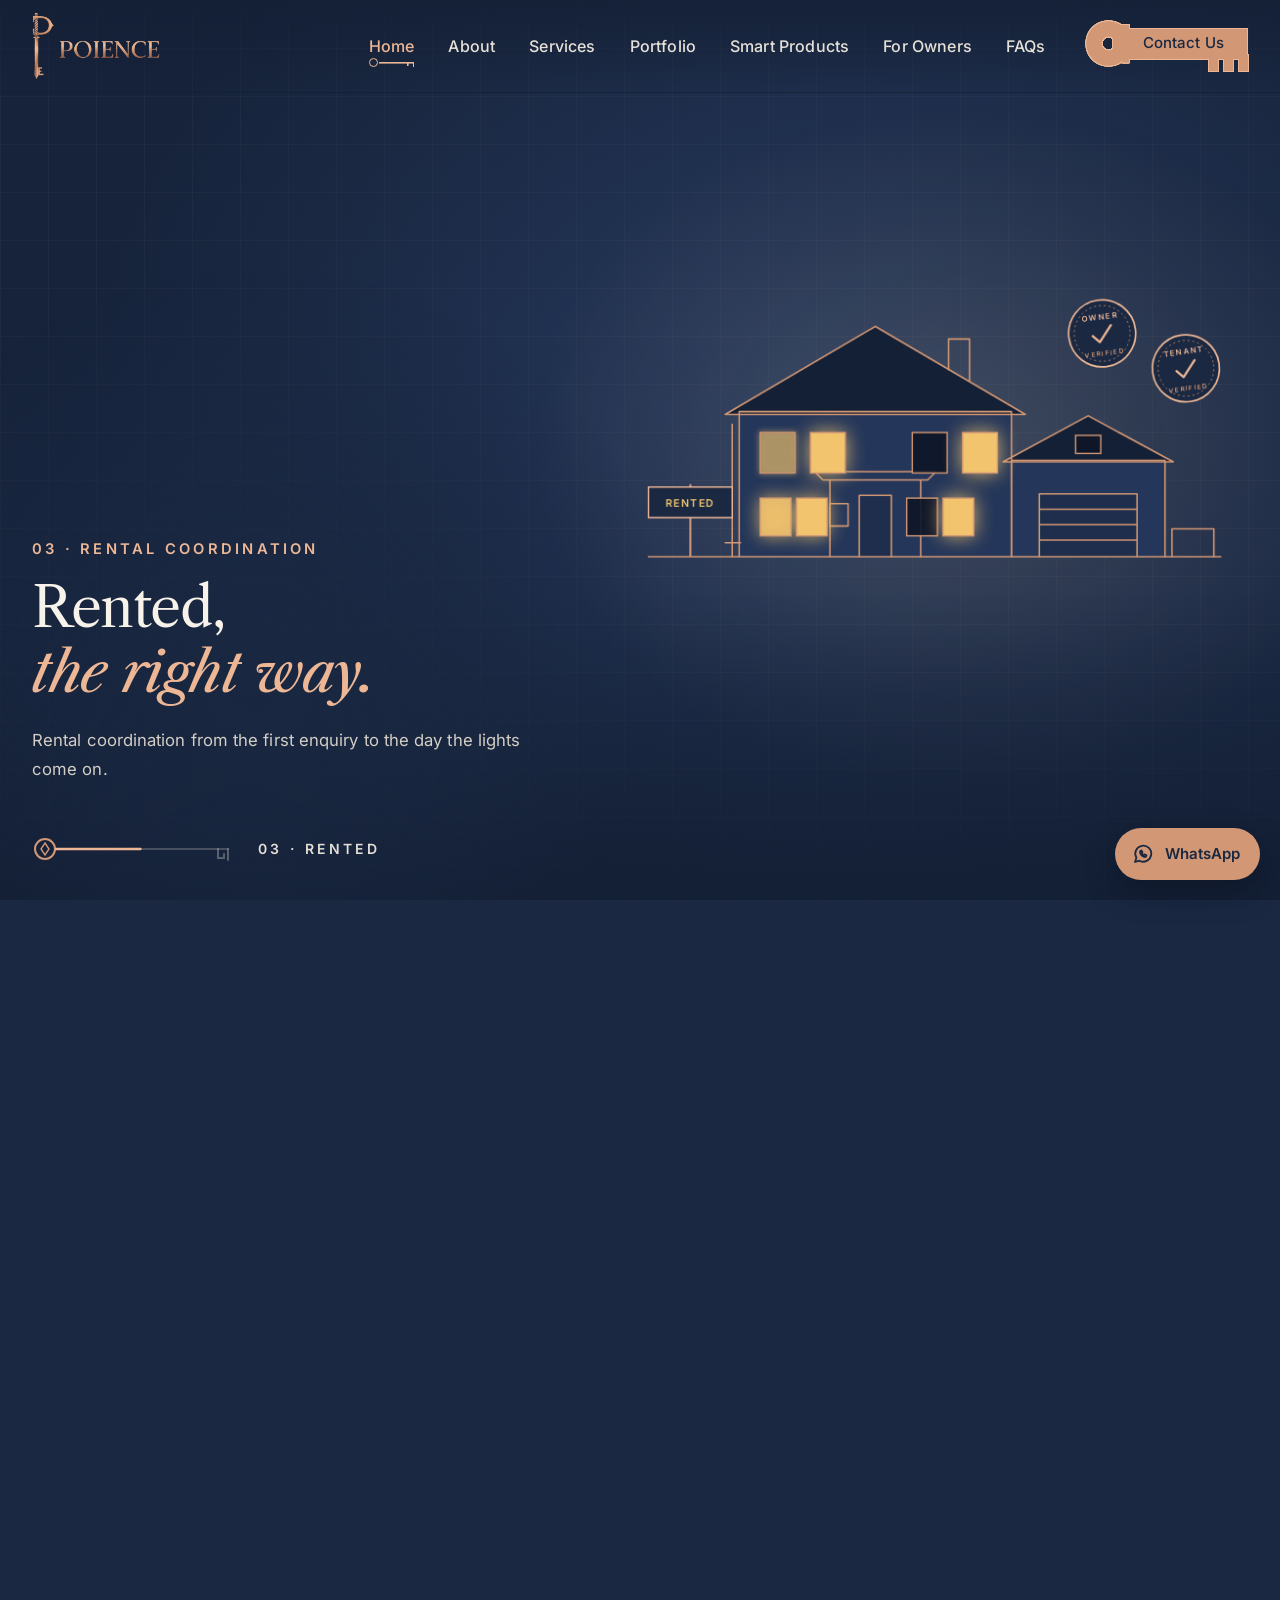
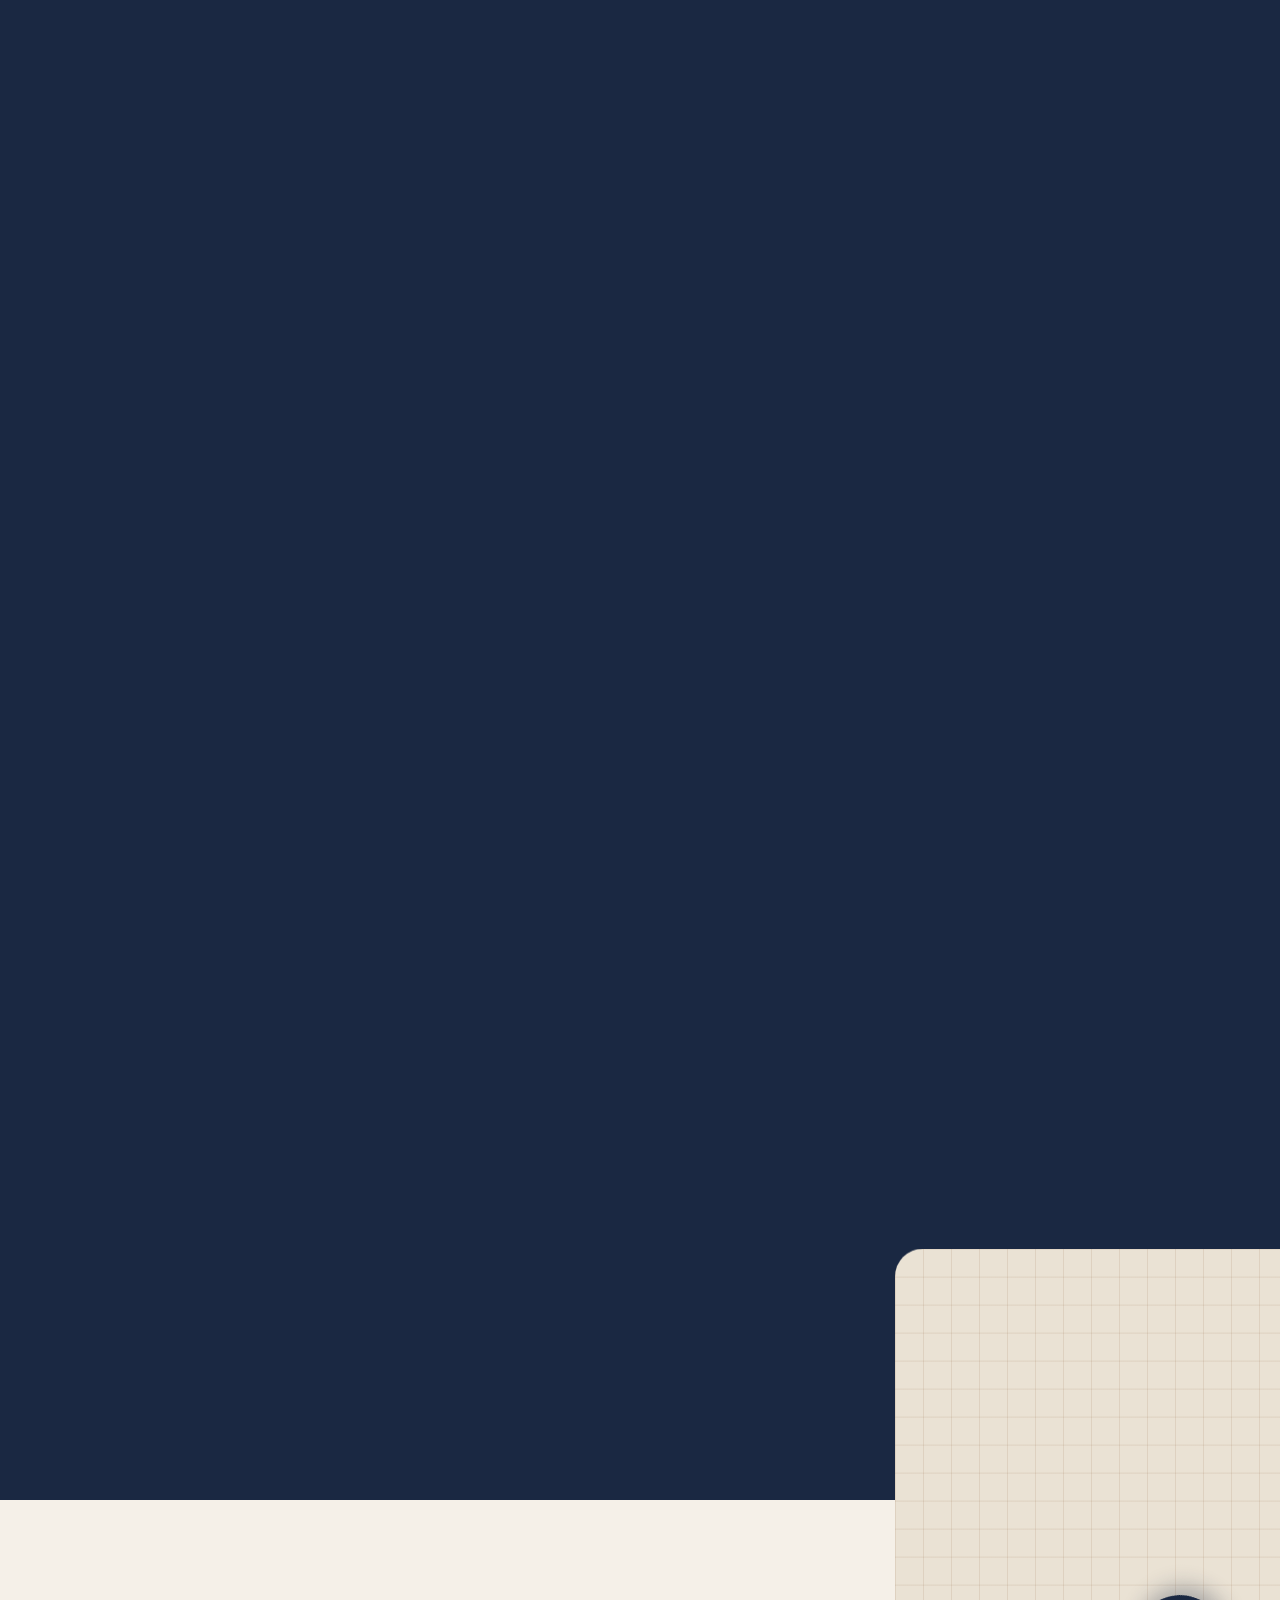
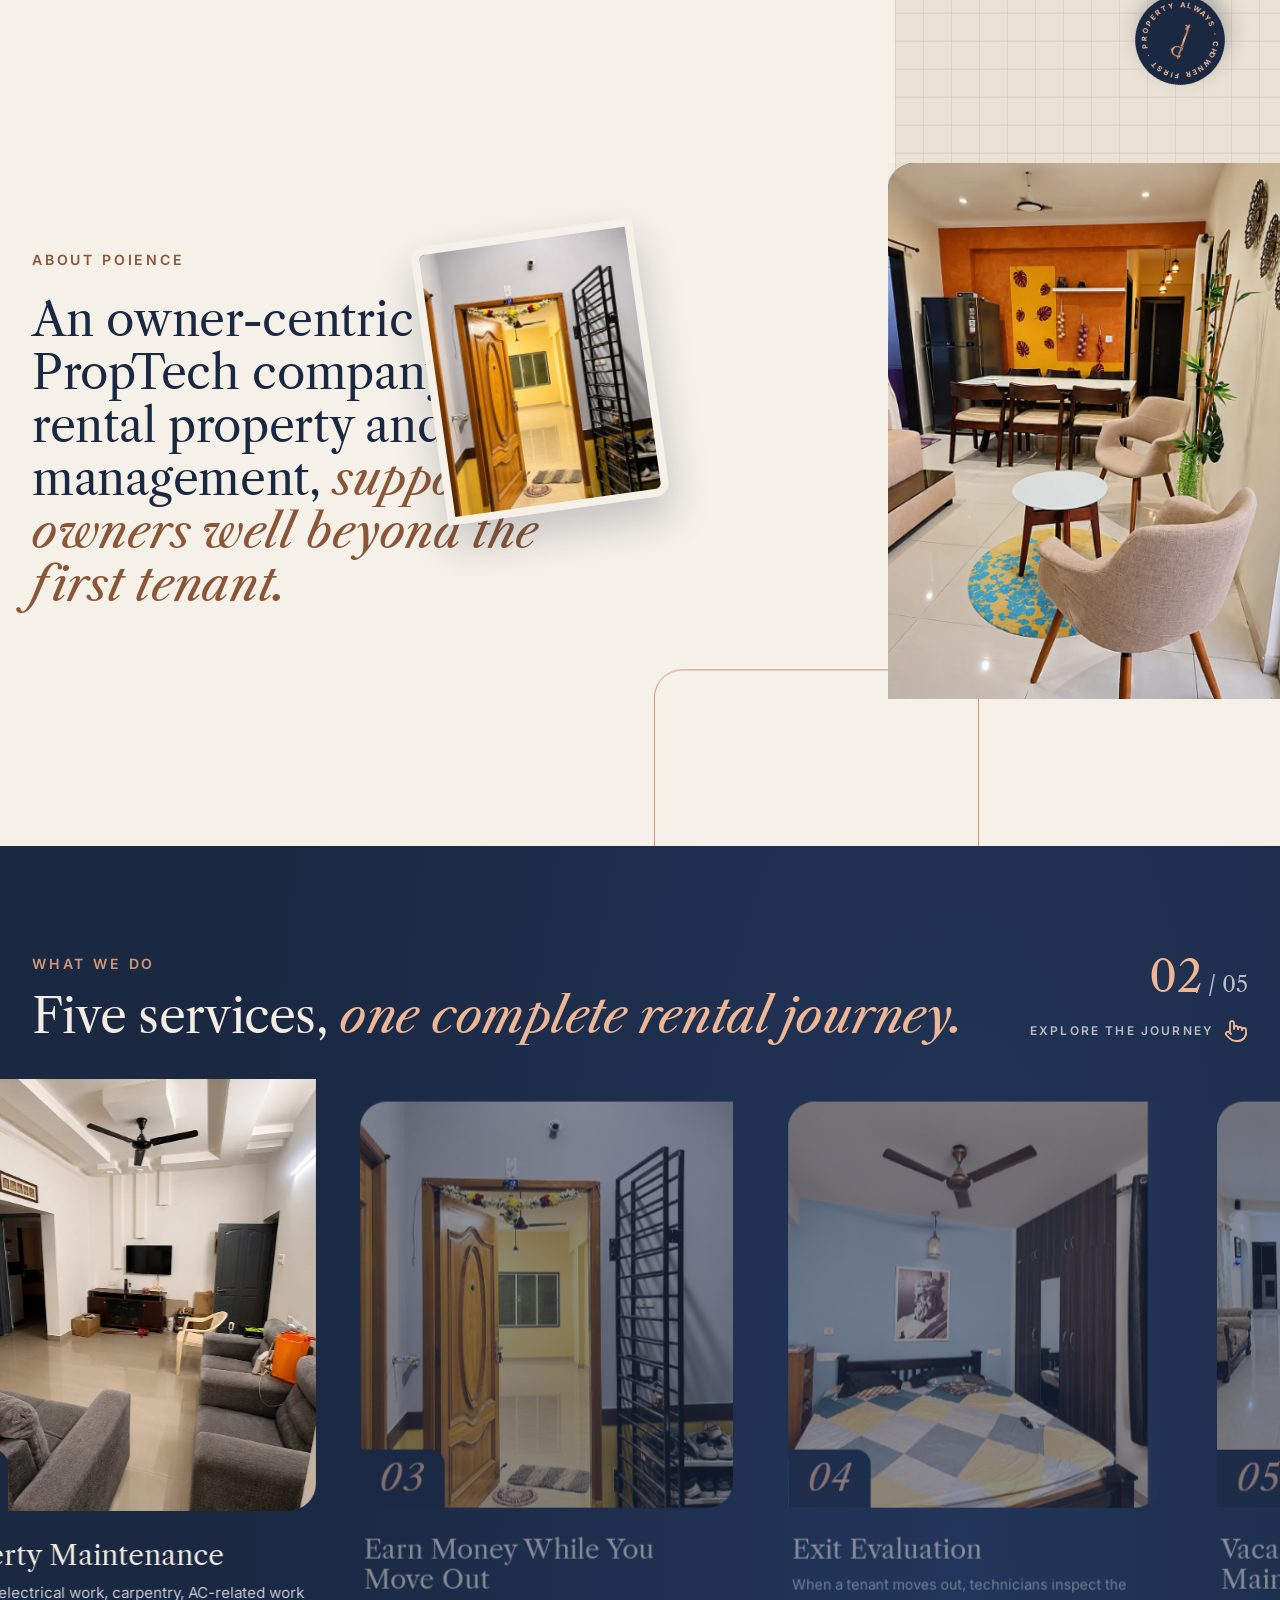
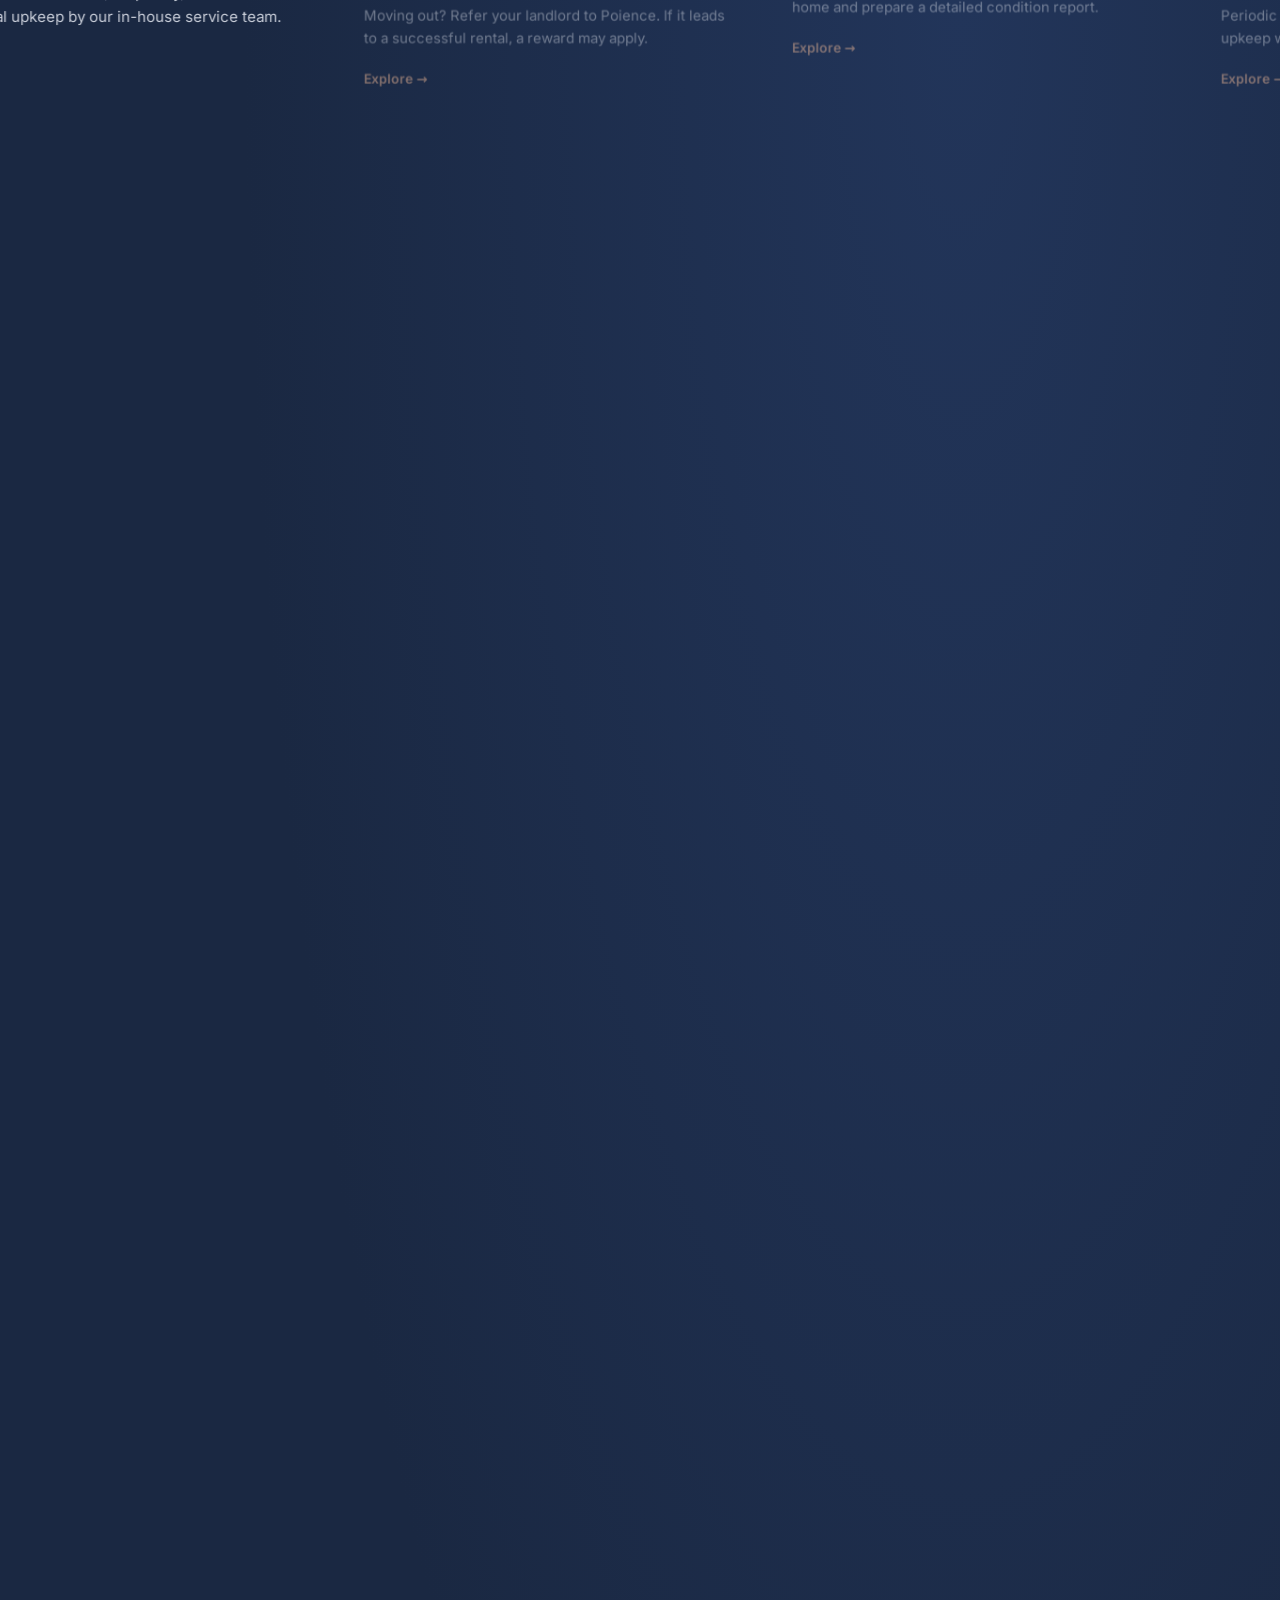
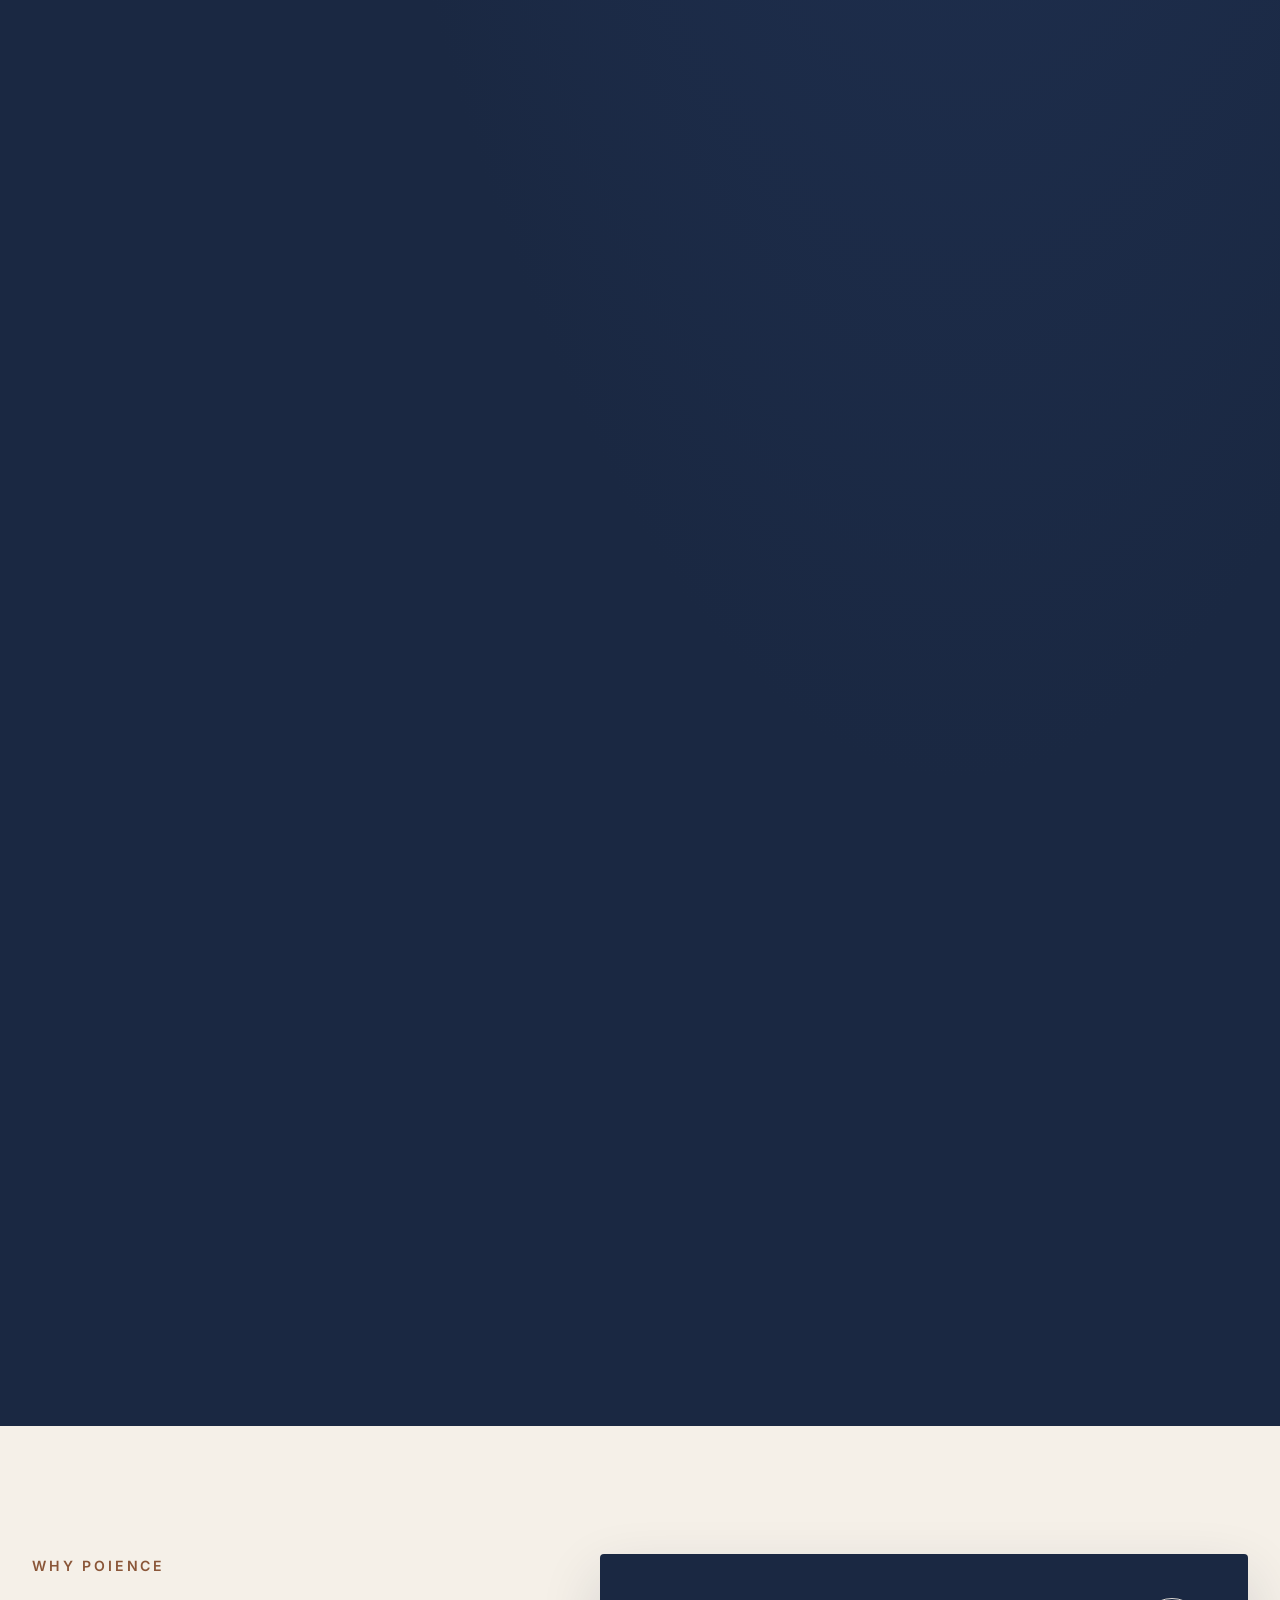
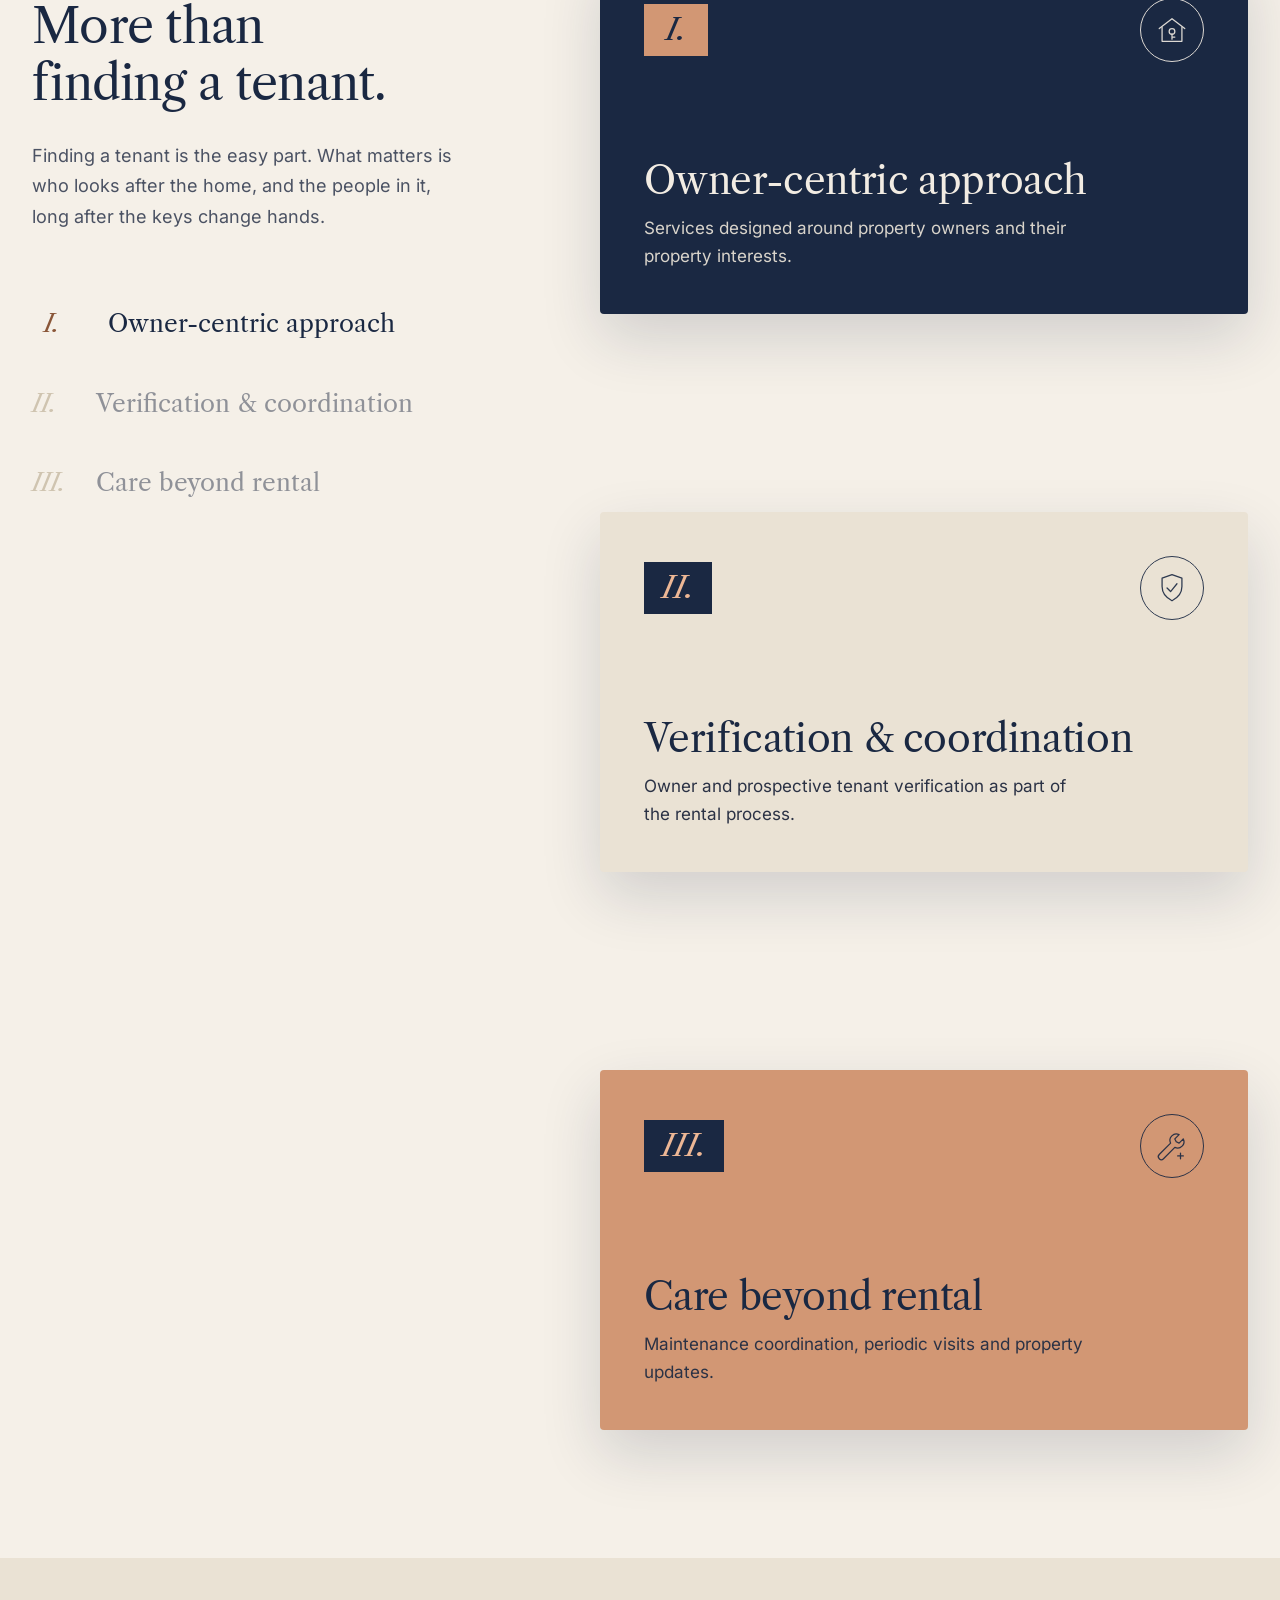
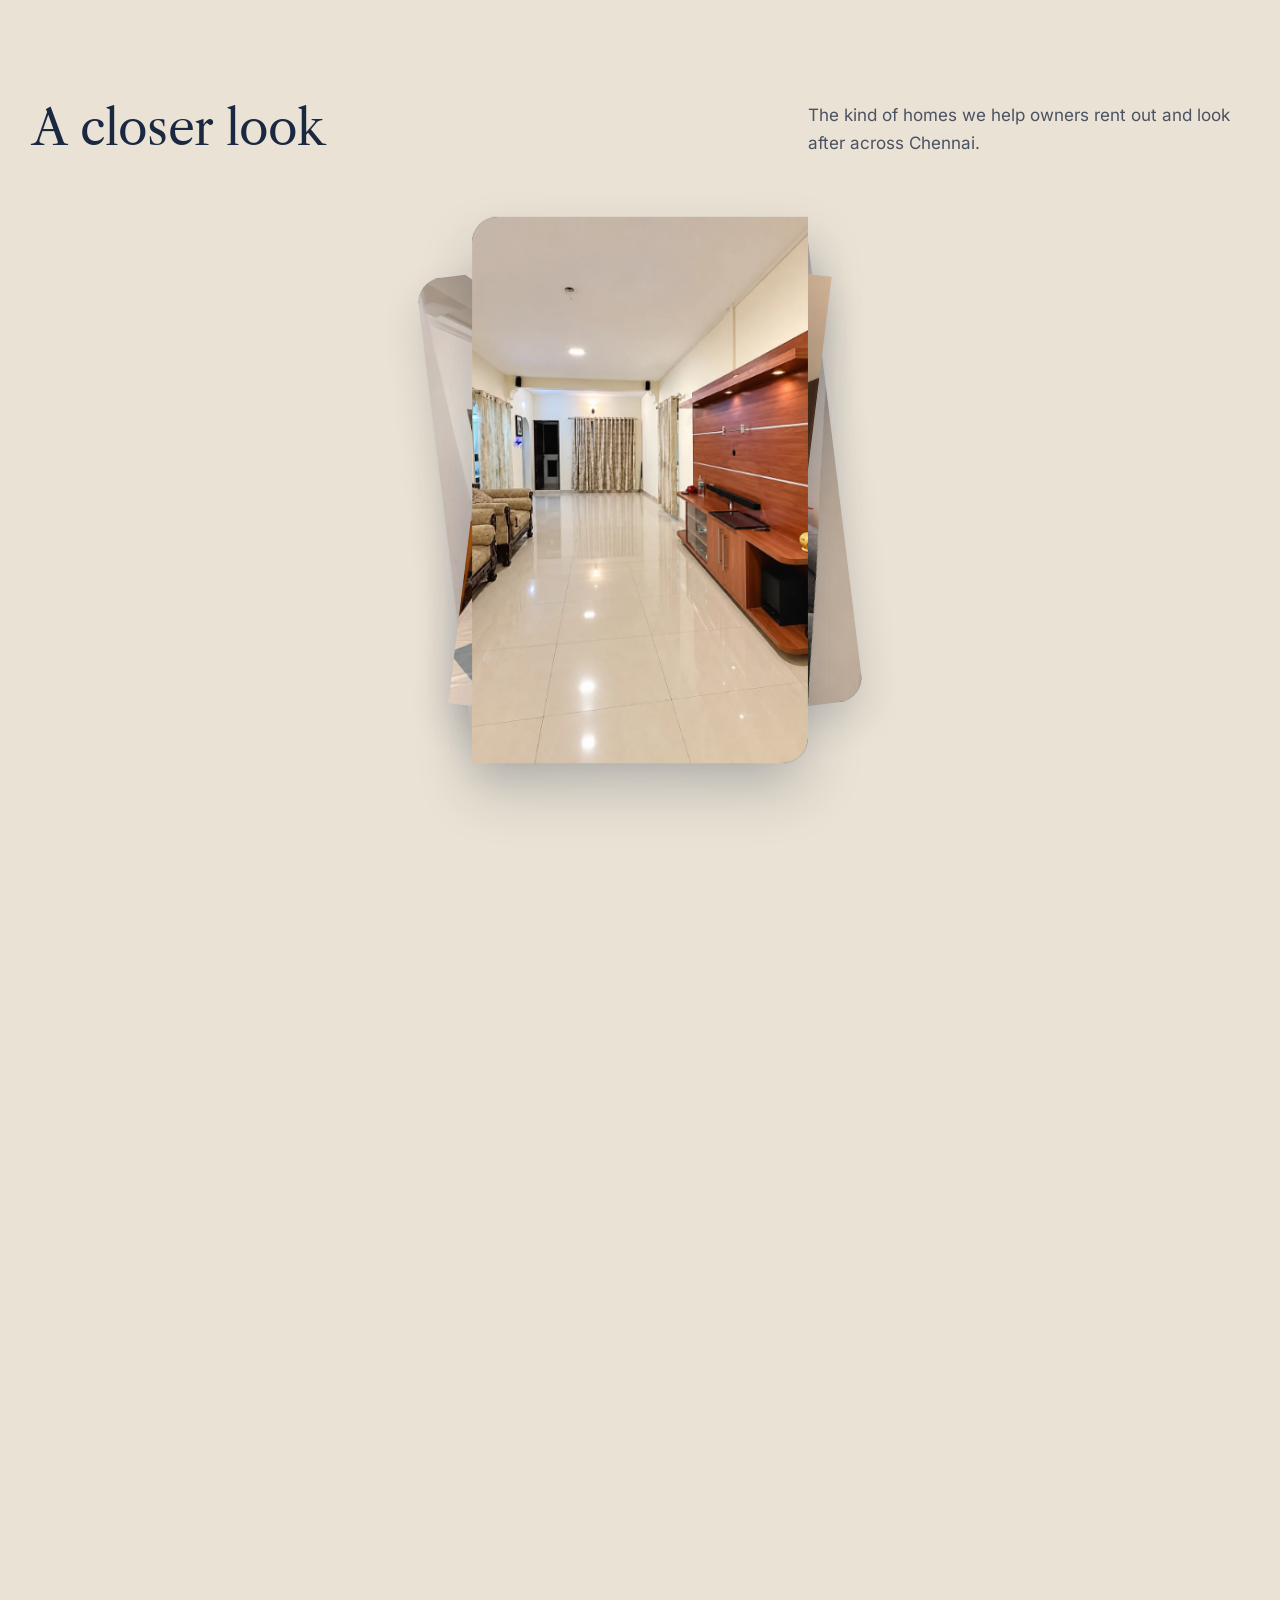
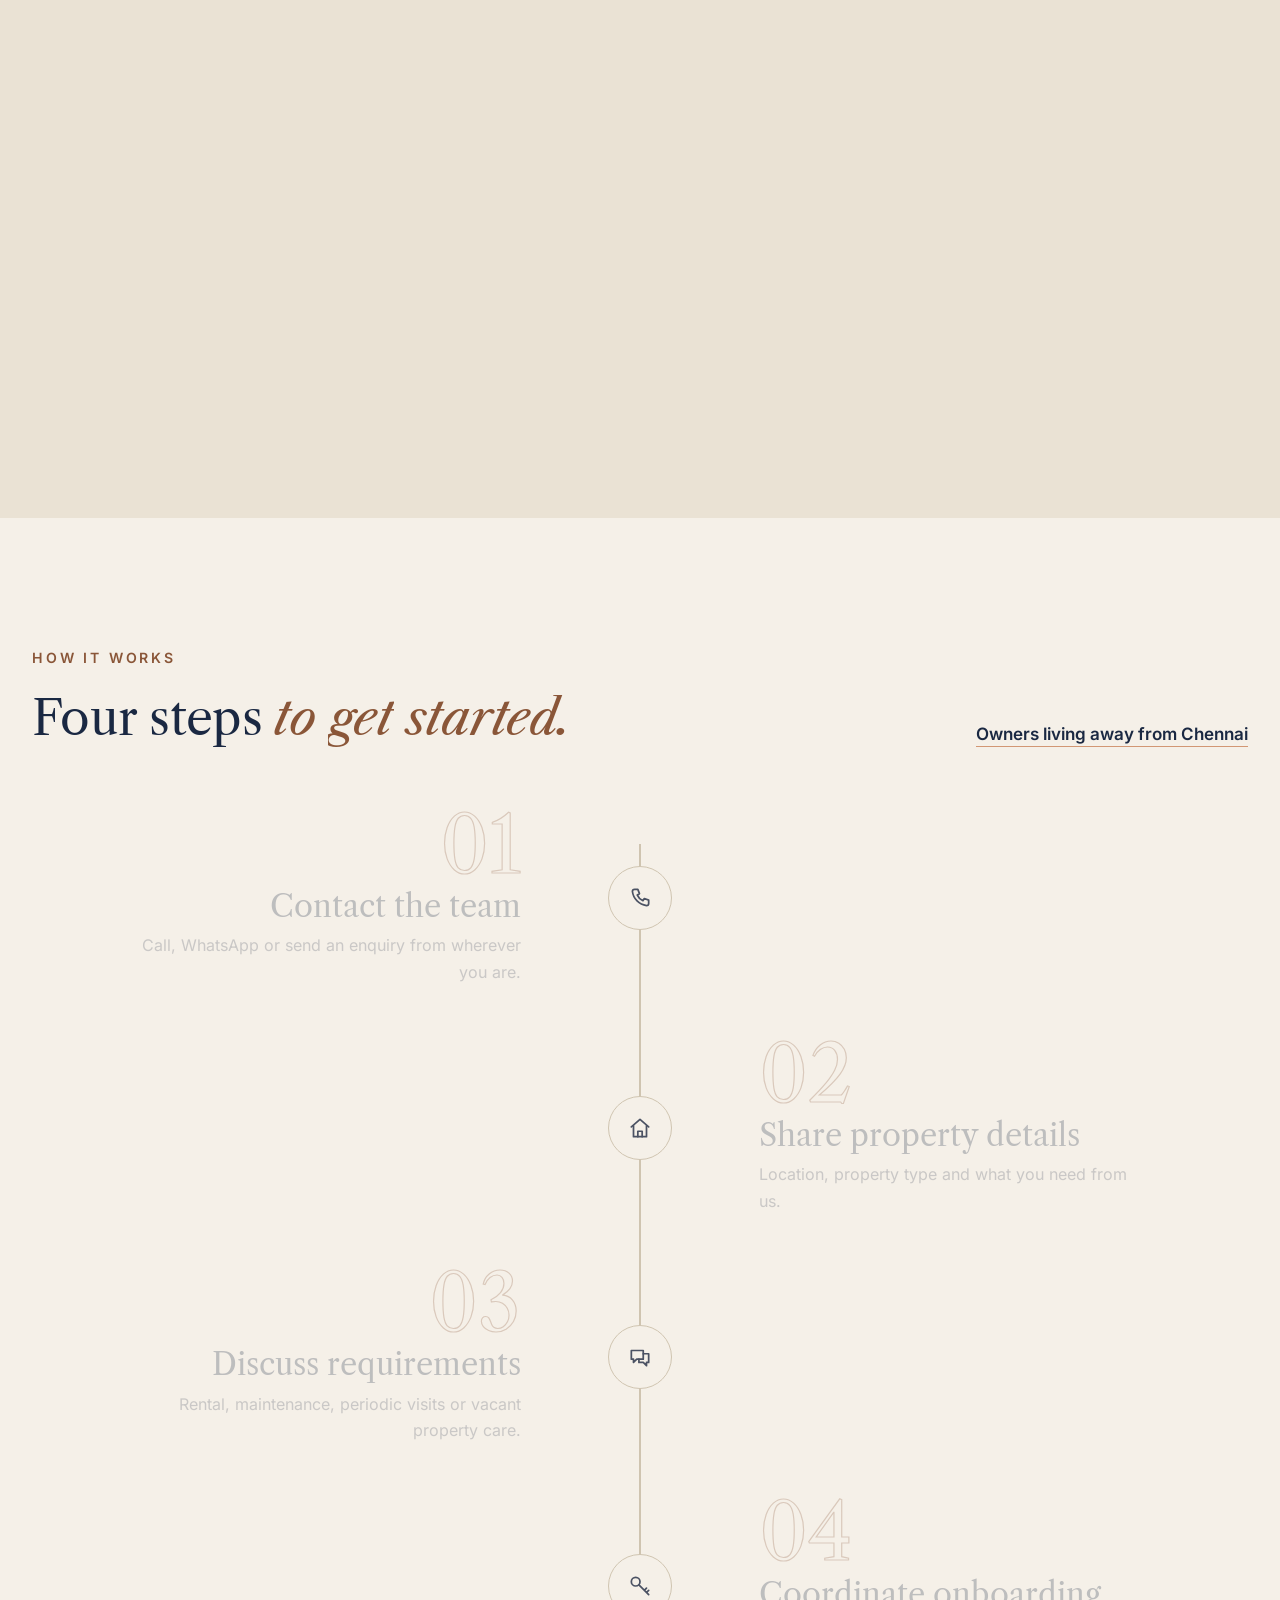
<file: about.html>
<!doctype html>
<html lang="en-IN" class="no-js">
<head>
<meta charset="utf-8">
<meta name="viewport" content="width=device-width, initial-scale=1">
<title>About Us — Poience</title>
<meta name="description" content="Poience Private Limited is building an owner-centric PropTech approach to property rental and asset management in Chennai.">
<link rel="canonical" href="https://poience.com/about.html">
<meta name="theme-color" content="#1A2842">
<meta property="og:type" content="website">
<meta property="og:site_name" content="Poience">
<meta property="og:title" content="About Us — Poience">
<meta property="og:description" content="Poience Private Limited is building an owner-centric PropTech approach to property rental and asset management in Chennai.">
<meta property="og:url" content="https://poience.com/about.html">
<meta property="og:image" content="https://poience.com/assets/img/og-image.jpg">
<meta name="twitter:card" content="summary_large_image">
<link rel="icon" href="assets/img/favicon-32.png" sizes="32x32" type="image/png">
<link rel="apple-touch-icon" href="assets/img/apple-touch-icon.png">
<link rel="preload" href="assets/fonts/libre-caslon-text-latin-400-normal.woff2" as="font" type="font/woff2" crossorigin>
<link rel="preload" href="assets/fonts/inter-latin-wght-normal.woff2" as="font" type="font/woff2" crossorigin>
<link rel="stylesheet" href="assets/css/style.css">
<script src="assets/js/main.js" defer></script>
</head>
<body>
<a class="skip-link" href="#main">Skip to content</a>
<header class="site-header">
<div class="container site-header__inner">
<a class="brand" href="index.html" aria-label="Poience home"><img src="assets/img/logo/poience-logo.png" alt="Poience" width="440" height="232"></a>
<button class="menu-toggle" type="button" aria-expanded="false" aria-controls="site-nav" aria-label="Open menu"><span></span></button>
<nav class="nav" id="site-nav" aria-label="Main">
<a href="index.html">Home</a>
<a href="about.html" aria-current="page">About</a>
<a href="services.html">Services</a>
<a href="portfolio.html">Portfolio</a>
<a href="smart-products.html">Smart Products</a>
<a href="for-owners.html">For Owners</a>
<a href="faqs.html">FAQs</a>
<a class="btn btn--copper" href="contact.html">Contact Us</a>
</nav>
</div>
</header>
<main id="main"><section class="dark page-hero">
<div class="container">
<div class="page-hero__meta"><span>About Us</span><span>02 / 08</span></div>
<div class="page-hero__split"><h1 class="display">Owner first. <em>Property always.</em></h1></div>
<div class="cols-3 rule-top" style="margin-top:clamp(40px,5vw,56px);padding-top:36px;grid-template-columns:repeat(auto-fit,minmax(min(320px,100%),1fr))">
<p class="lead">Poience Private Limited is building an owner-centric PropTech approach to property rental and asset management, with a focus on supporting owners beyond the initial rental.</p>
<p class="muted" style="margin:0">We serve property owners, especially owners managing property from another city or country, including NRIs, with support that goes beyond finding a tenant: verification, rental coordination, maintenance and property updates.</p></div>
</div>
</section>
<section class="section">
<div class="container split">
<figure class="frame frame--reveal ratio-45" style="margin:0"><picture><img src="assets/img/photos/omr-chennai-aerial-view-gated-villas.webp" alt="Aerial view of OMR, Chennai, with gated villas and green land" width="1120" height="1404" loading="lazy" decoding="async"></picture></figure>
<div class="reveal">
<div style="padding-bottom:44px;border-bottom:1px solid var(--line)"><span class="eyebrow">Our vision</span><p class="quote" style="font-size:clamp(26px,3vw,38px)">To build a technology-driven property management ecosystem that makes property ownership and management simpler, more transparent and better connected.</p></div>
<div style="padding-top:44px"><span class="eyebrow">Our mission</span><p class="lead">To support property owners through rental coordination, verification processes, maintenance support and clear communication.</p></div>
</div>
</div>
<div class="container"><p class="placeholder" style="margin-top:14px">Chennai, with OMR as our first focus.</p></div>
</section>
<section class="section sand">
<div class="container split split--start reveal">
<div><span class="eyebrow">Our approach</span><h2 class="h2">The tenancy ends. <em>Our care doesn't.</em></h2></div>
<div><p class="lead" style="margin-bottom:28px">We focus on the property's long-term care, not only the act of finding a tenant.</p>
<dl class="deflist"><div><dt>Before</dt><dd>Onboarding, listing and verification of owner, property and tenant.</dd></div>
<div><dt>During</dt><dd>Maintenance coordination, periodic visits and property updates.</dd></div>
<div><dt>After</dt><dd>Exit evaluation, a condition report and care while the home is vacant.</dd></div></dl></div>
</div>
</section>
<section class="section">
<div class="container split reveal">
<div><span class="eyebrow">Our future direction</span><h2 class="h2" style="margin-bottom:24px">Towards the connected home.</h2>
<p class="lead" style="margin-bottom:28px">Connected property technology, smart devices and more structured maintenance coordination are part of the longer-term vision.</p>
<a class="text-link" href="smart-products.html">See our smart product initiatives</a></div>
<div class="dark" style="display:grid;place-items:center;min-height:380px;padding:56px"><img src="assets/img/logo/poience-mark.png" alt="The Poience key mark" width="240" height="712" loading="lazy" style="height:280px;width:auto"></div>
</div>
</section>
</main>
<footer>
<section class="cta-band dark" data-reveal aria-labelledby="cta-title">
<div class="cta-band__grid" aria-hidden="true"></div><svg class="cta-band__art" viewBox="0 0 1000 450" preserveAspectRatio="xMaxYMax meet" aria-hidden="true" focusable="false"><path pathLength="1" class="d g" d="M40 380H980" /><path pathLength="1" class="t" d="M60 380L48 392" /><path pathLength="1" class="t" d="M82 380L70 392" /><path pathLength="1" class="t" d="M104 380L92 392" /><path pathLength="1" class="t" d="M126 380L114 392" /><path pathLength="1" class="t" d="M148 380L136 392" /><path pathLength="1" class="t" d="M170 380L158 392" /><path pathLength="1" class="t" d="M192 380L180 392" /><path pathLength="1" class="t" d="M214 380L202 392" /><path pathLength="1" class="t" d="M236 380L224 392" /><path pathLength="1" class="t" d="M258 380L246 392" /><path pathLength="1" class="t" d="M280 380L268 392" /><path pathLength="1" class="t" d="M302 380L290 392" /><path pathLength="1" class="t" d="M324 380L312 392" /><path pathLength="1" class="t" d="M346 380L334 392" /><path pathLength="1" class="t" d="M368 380L356 392" /><path pathLength="1" class="t" d="M390 380L378 392" /><path pathLength="1" class="t" d="M412 380L400 392" /><path pathLength="1" class="t" d="M434 380L422 392" /><path pathLength="1" class="t" d="M456 380L444 392" /><path pathLength="1" class="t" d="M478 380L466 392" /><path pathLength="1" class="t" d="M500 380L488 392" /><path pathLength="1" class="t" d="M522 380L510 392" /><path pathLength="1" class="t" d="M544 380L532 392" /><path pathLength="1" class="t" d="M566 380L554 392" /><path pathLength="1" class="t" d="M588 380L576 392" /><path pathLength="1" class="t" d="M610 380L598 392" /><path pathLength="1" class="t" d="M632 380L620 392" /><path pathLength="1" class="t" d="M654 380L642 392" /><path pathLength="1" class="t" d="M676 380L664 392" /><path pathLength="1" class="t" d="M698 380L686 392" /><path pathLength="1" class="t" d="M720 380L708 392" /><path pathLength="1" class="t" d="M742 380L730 392" /><path pathLength="1" class="t" d="M764 380L752 392" /><path pathLength="1" class="t" d="M786 380L774 392" /><path pathLength="1" class="t" d="M808 380L796 392" /><path pathLength="1" class="t" d="M830 380L818 392" /><path pathLength="1" class="t" d="M852 380L840 392" /><path pathLength="1" class="t" d="M874 380L862 392" /><path pathLength="1" class="t" d="M896 380L884 392" /><path pathLength="1" class="t" d="M918 380L906 392" /><path pathLength="1" class="t" d="M940 380L928 392" /><path pathLength="1" class="t" d="M962 380L950 392" /><rect pathLength="1" class="d" x="300" y="250" width="420" height="130" /><rect pathLength="1" class="d" x="250" y="140" width="520" height="110" /><rect pathLength="1" class="d" x="236" y="124" width="548" height="16" /><rect pathLength="1" class="d" x="560" y="92" width="150" height="32" /><path pathLength="1" class="t" d="M330 124L330 100" /><path pathLength="1" class="t" d="M356 124L356 100" /><path pathLength="1" class="t" d="M382 124L382 100" /><path pathLength="1" class="t" d="M408 124L408 100" /><path pathLength="1" class="t" d="M434 124L434 100" /><path pathLength="1" class="t" d="M460 124L460 100" /><path pathLength="1" class="t" d="M486 124L486 100" /><path pathLength="1" class="t" d="M512 124L512 100" /><path pathLength="1" class="t" d="M538 124L538 100" /><path pathLength="1" class="t" d="M320 100H550" /><rect pathLength="1" class="d" x="275" y="162" width="92" height="64" /><path pathLength="1" class="t" d="M321 162L321 226" /><rect pathLength="1" class="d w" x="385" y="162" width="92" height="64" /><path pathLength="1" class="t" d="M431 162L431 226" /><rect pathLength="1" class="d" x="495" y="162" width="92" height="64" /><path pathLength="1" class="t" d="M541 162L541 226" /><rect pathLength="1" class="d w" x="605" y="162" width="92" height="64" /><path pathLength="1" class="t" d="M651 162L651 226" /><path pathLength="1" class="t" d="M258 236L258 250" /><path pathLength="1" class="t" d="M270 236L270 250" /><path pathLength="1" class="t" d="M282 236L282 250" /><path pathLength="1" class="t" d="M294 236L294 250" /><path pathLength="1" class="t" d="M306 236L306 250" /><path pathLength="1" class="t" d="M318 236L318 250" /><path pathLength="1" class="t" d="M330 236L330 250" /><path pathLength="1" class="t" d="M342 236L342 250" /><path pathLength="1" class="t" d="M354 236L354 250" /><path pathLength="1" class="t" d="M366 236L366 250" /><path pathLength="1" class="t" d="M378 236L378 250" /><path pathLength="1" class="t" d="M390 236L390 250" /><path pathLength="1" class="t" d="M402 236L402 250" /><path pathLength="1" class="t" d="M414 236L414 250" /><path pathLength="1" class="t" d="M426 236L426 250" /><path pathLength="1" class="t" d="M438 236L438 250" /><path pathLength="1" class="t" d="M450 236L450 250" /><path pathLength="1" class="t" d="M462 236L462 250" /><path pathLength="1" class="t" d="M474 236L474 250" /><path pathLength="1" class="t" d="M486 236L486 250" /><path pathLength="1" class="t" d="M498 236L498 250" /><path pathLength="1" class="t" d="M510 236L510 250" /><path pathLength="1" class="t" d="M522 236L522 250" /><path pathLength="1" class="t" d="M534 236L534 250" /><path pathLength="1" class="t" d="M546 236L546 250" /><path pathLength="1" class="t" d="M558 236L558 250" /><path pathLength="1" class="t" d="M570 236L570 250" /><path pathLength="1" class="t" d="M582 236L582 250" /><path pathLength="1" class="t" d="M594 236L594 250" /><path pathLength="1" class="t" d="M606 236L606 250" /><path pathLength="1" class="t" d="M618 236L618 250" /><path pathLength="1" class="t" d="M630 236L630 250" /><path pathLength="1" class="t" d="M642 236L642 250" /><path pathLength="1" class="t" d="M654 236L654 250" /><path pathLength="1" class="t" d="M666 236L666 250" /><path pathLength="1" class="t" d="M678 236L678 250" /><path pathLength="1" class="t" d="M690 236L690 250" /><path pathLength="1" class="t" d="M702 236L702 250" /><path pathLength="1" class="t" d="M714 236L714 250" /><path pathLength="1" class="t" d="M726 236L726 250" /><path pathLength="1" class="t" d="M738 236L738 250" /><path pathLength="1" class="t" d="M750 236L750 250" /><path pathLength="1" class="t" d="M250 236H770" /><rect pathLength="1" class="d w" x="470" y="290" width="60" height="90" /><path pathLength="1" class="t" d="M500 290L500 380" /><circle pathLength="1" class="t" cx="522" cy="338" r="2.5"/><rect pathLength="1" class="d" x="330" y="282" width="110" height="70" /><path pathLength="1" class="t" d="M385 282L385 352" /><path pathLength="1" class="t" d="M330 317H440" /><rect pathLength="1" class="d w" x="560" y="282" width="130" height="70" /><path pathLength="1" class="t" d="M625 282L625 352" /><path pathLength="1" class="t" d="M458 373H542" /><path pathLength="1" class="t" d="M450 366H550" /><path pathLength="1" class="t" d="M442 359H558" /><path pathLength="1" class="d" d="M140 380V350" /><circle pathLength="1" class="d" cx="140" cy="318" r="32"/><circle pathLength="1" class="t" cx="126" cy="310" r="17"/><circle pathLength="1" class="t" cx="156" cy="328" r="14"/><rect pathLength="1" class="d" x="790" y="330" width="170" height="50" /><path pathLength="1" class="t" d="M805 338L805 372" /><path pathLength="1" class="t" d="M820 338L820 372" /><path pathLength="1" class="t" d="M835 338L835 372" /><path pathLength="1" class="t" d="M850 338L850 372" /><path pathLength="1" class="t" d="M865 338L865 372" /><path pathLength="1" class="t" d="M880 338L880 372" /><path pathLength="1" class="t" d="M895 338L895 372" /><path pathLength="1" class="t" d="M910 338L910 372" /><path pathLength="1" class="t" d="M925 338L925 372" /><path pathLength="1" class="t" d="M940 338L940 372" /><path pathLength="1" class="t" d="M955 338L955 372" /><path pathLength="1" class="t" d="M236 420H784M236 412V428M784 412V428" /><text x="510" y="414" text-anchor="middle">16 400</text><path pathLength="1" class="t" d="M810 92V380M802 92H818M802 380H818" /><text x="822" y="240" transform="rotate(90 822 240)" text-anchor="middle">+ 9.60</text><path pathLength="1" class="t" d="M236 60H560" stroke-dasharray="3 5"/><path pathLength="1" class="t" d="M200 140H236M200 140l-8 -8h16z" /><text x="160" y="134" text-anchor="end">FF +3.20</text><path pathLength="1" class="t" d="M200 250H236M200 250l-8 -8h16z" /><text x="160" y="244" text-anchor="end">GF +0.00</text><path pathLength="1" class="t" d="M40 40H210V92H40Z M40 66H210" /><text x="50" y="58">ELEVATION · A</text><text x="50" y="84">POIENCE / CHN</text><g transform="translate(930 70)"><circle pathLength="1" class="t" r="22"/><path pathLength="1" class="d" d="M0 -18L7 10 0 4 -7 10Z"/><text y="-28" text-anchor="middle">N</text></g></svg>
<div class="container">
<h2 class="h2" id="cta-title">Your property deserves <em>more than just a tenant.</em></h2>
<div class="btn-row"><a class="btn btn--copper" href="contact.html">Talk to Our Team <span class="arrow" aria-hidden="true">→</span></a><a class="btn btn--ghost" href="contact.html?service=Property%20Rental">List Your Property</a></div>
</div>
</section>
<div class="site-footer">
<div class="container site-footer__grid">
<div><img src="assets/img/logo/poience-logo.png" alt="Poience" width="440" height="232" loading="lazy"><p>An owner-centric PropTech company focused on rental property and asset management in Chennai.</p></div>
<div><h2>PAGES</h2><ul><li><a href="index.html">Home</a></li><li><a href="about.html">About</a></li><li><a href="services.html">Services</a></li><li><a href="portfolio.html">Portfolio</a></li><li><a href="smart-products.html">Smart Products</a></li><li><a href="for-owners.html">For Owners</a></li><li><a href="faqs.html">FAQs</a></li><li><a href="contact.html">Contact Us</a></li></ul></div>
<div><h2>GET IN TOUCH</h2><ul>
<li><a href="tel:+919940423352">Phone · +91 99404 23352</a></li>
<li><a href="https://wa.me/919940423352?text=Hi%20Poience%2C%20I%20would%20like%20to%20know%20more.">WhatsApp · +91 99404 23352</a></li>
<li><a href="mailto:hello@poience.com">Email · [EMAIL ADDRESS]</a></li>
<li><a href="https://www.instagram.com/poience/" target="_blank" rel="noopener">Instagram · @poience</a></li>
<li>Chennai · OMR</li></ul></div>
</div>
<div class="container site-footer__base"><span>© <span data-year>2026</span> Poience Private Limited</span><span><a href="privacy.html">Privacy Policy</a> · Owner first. Property always.</span></div>
</div>
</footer>
<a class="wa-fab" href="https://wa.me/919940423352?text=Hi%20Poience%2C%20I%20would%20like%20to%20know%20more." aria-label="Chat with Poience on WhatsApp"><svg viewBox="0 0 24 24" aria-hidden="true" fill="none" stroke="currentColor" stroke-width="1.8" stroke-linecap="round" stroke-linejoin="round"><path d="M4 20 L5.4 15.8 A8 8 0 1 1 8.4 18.7 Z"/><path d="M9 9.5 c0 3 2.5 5.5 5.5 5.5 l1 -1.6 -2 -1 -0.8 0.8 c-1 -0.4 -1.6 -1 -2 -2 l0.8 -0.8 -1 -2 Z"/></svg><span>WhatsApp</span></a>
</body>
</html>
</file>
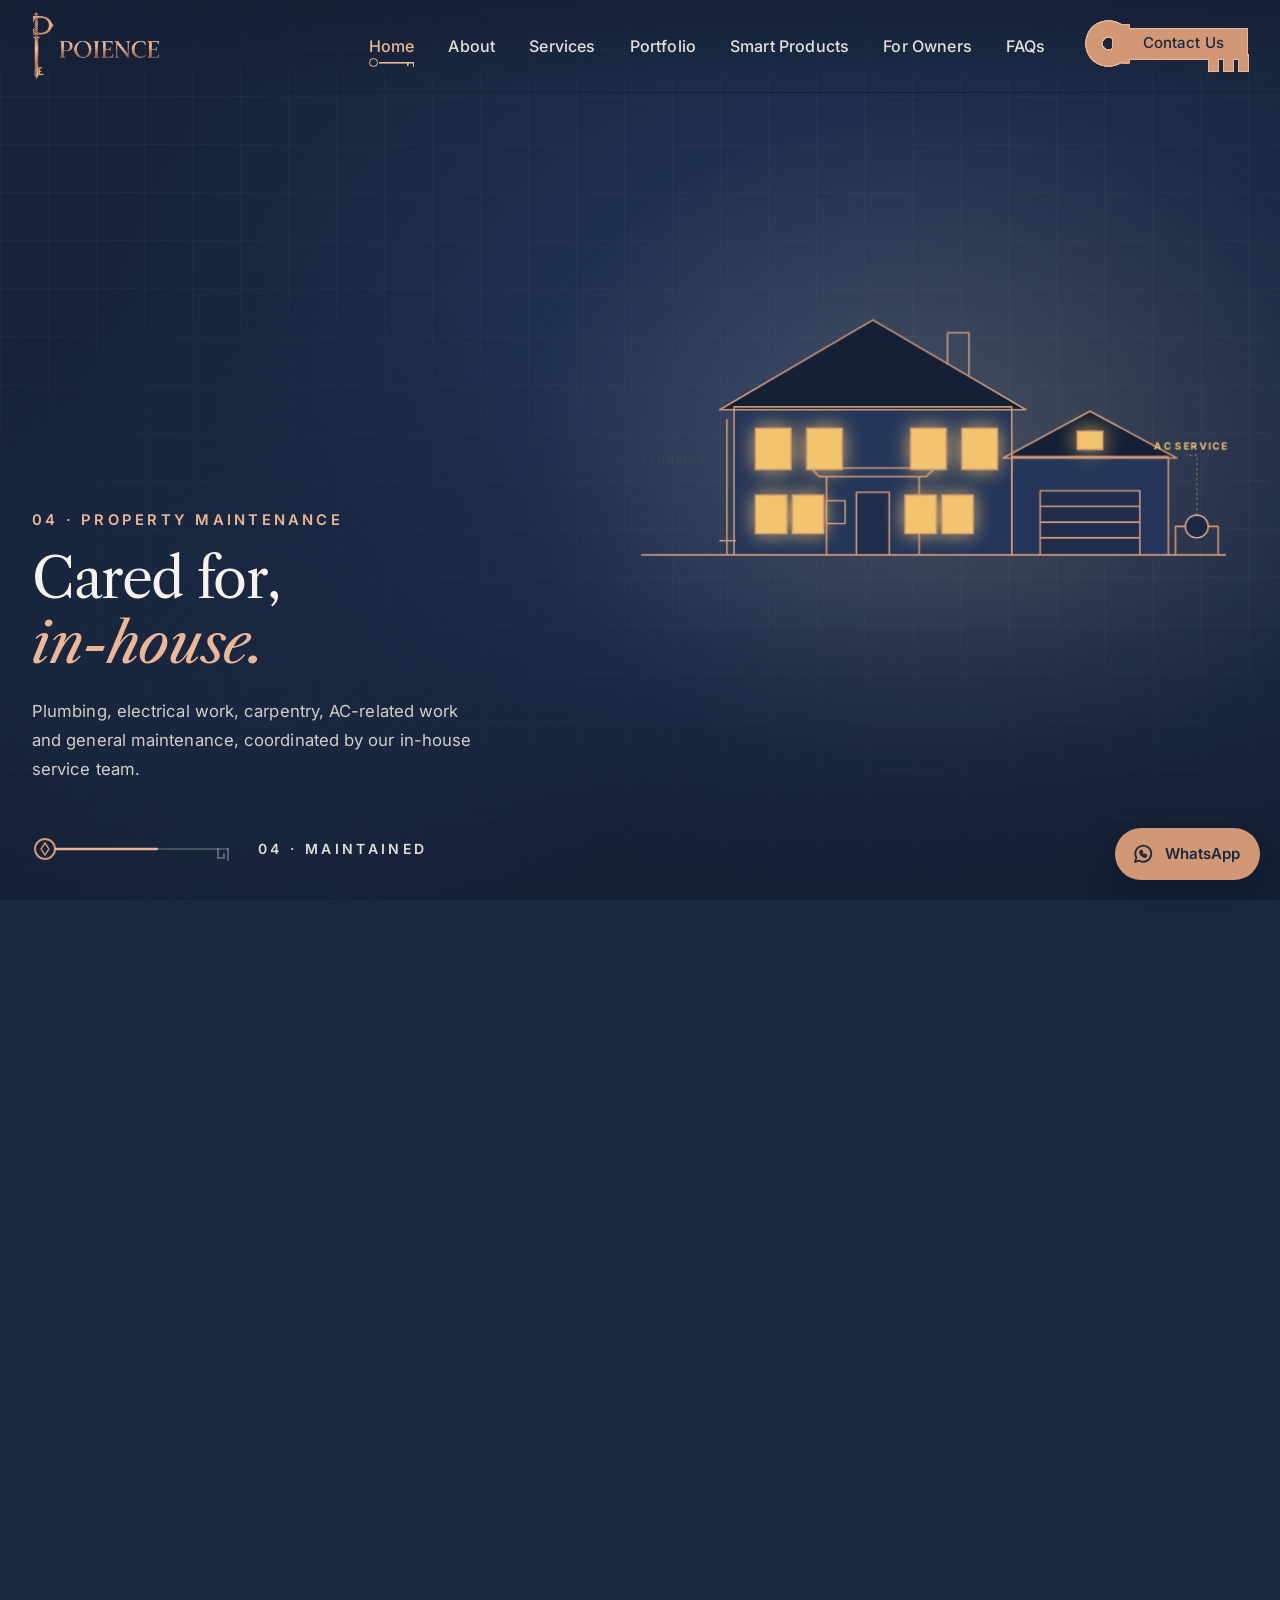
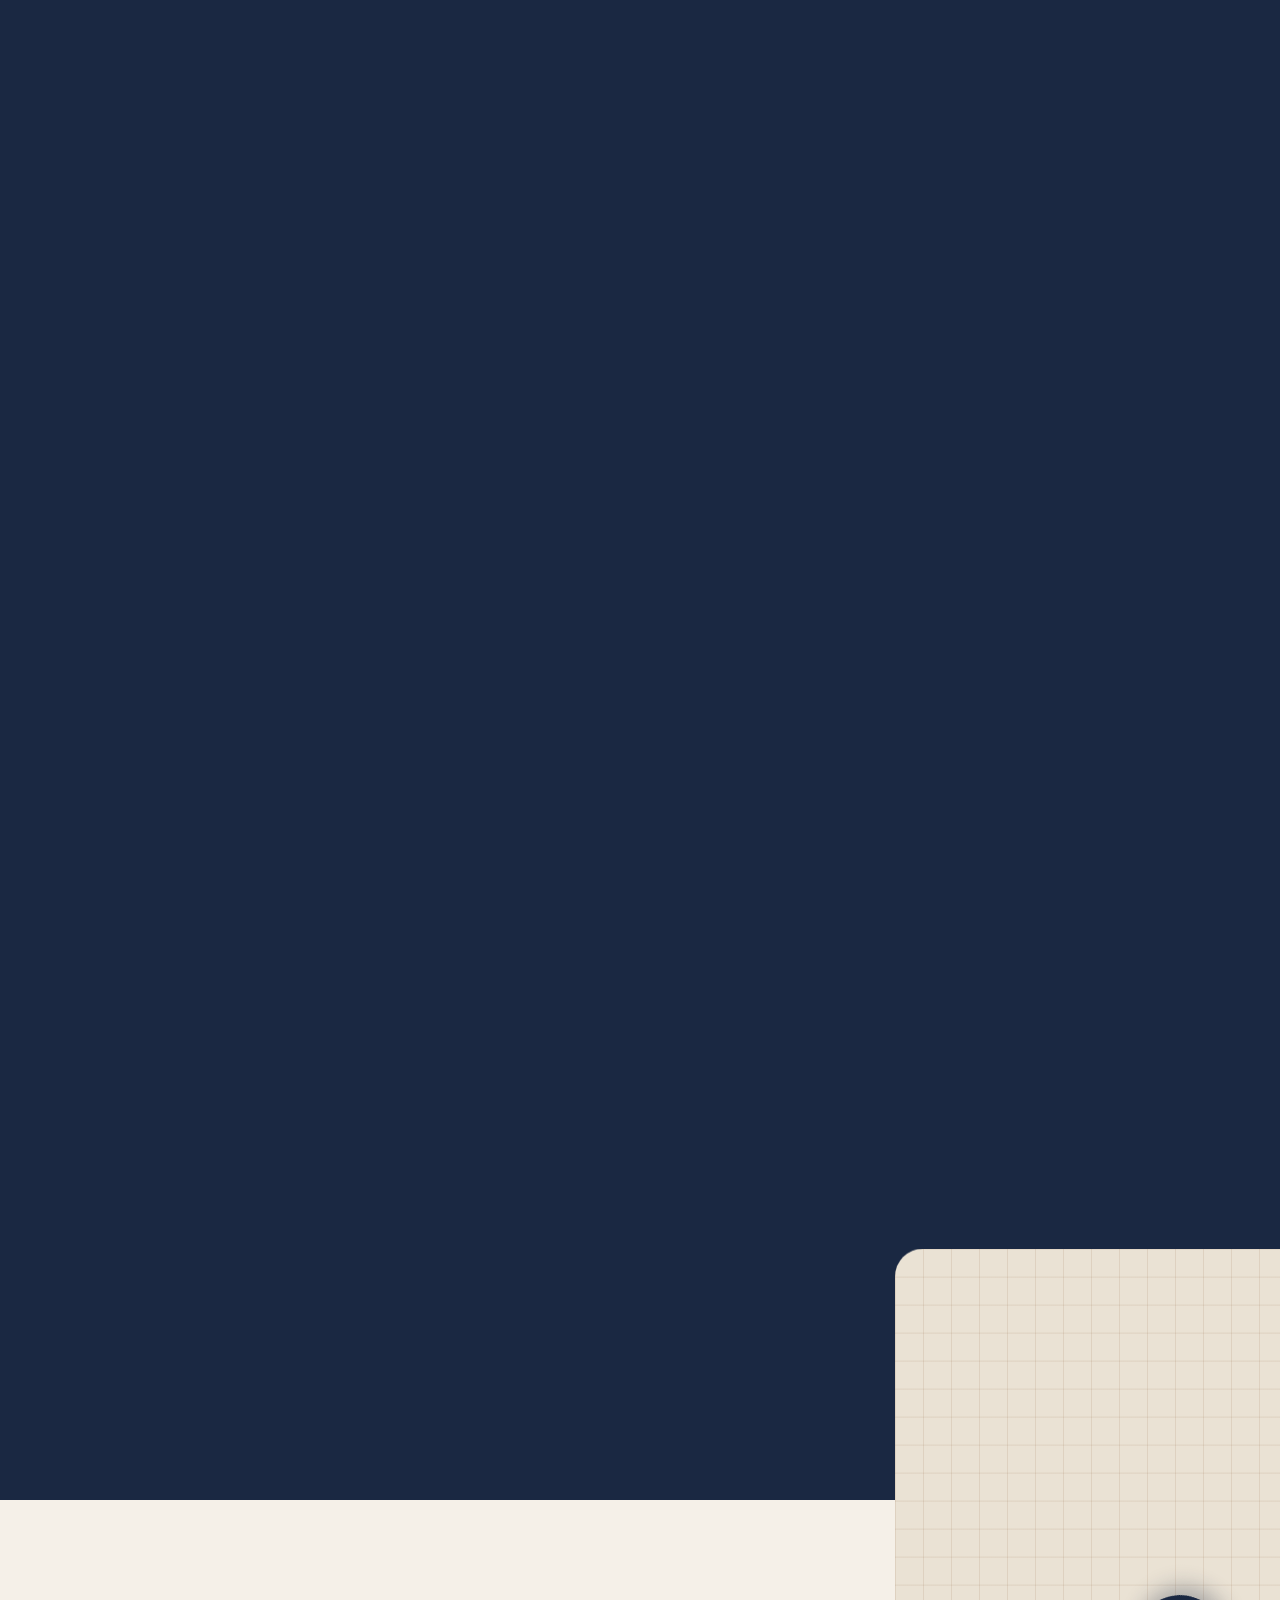
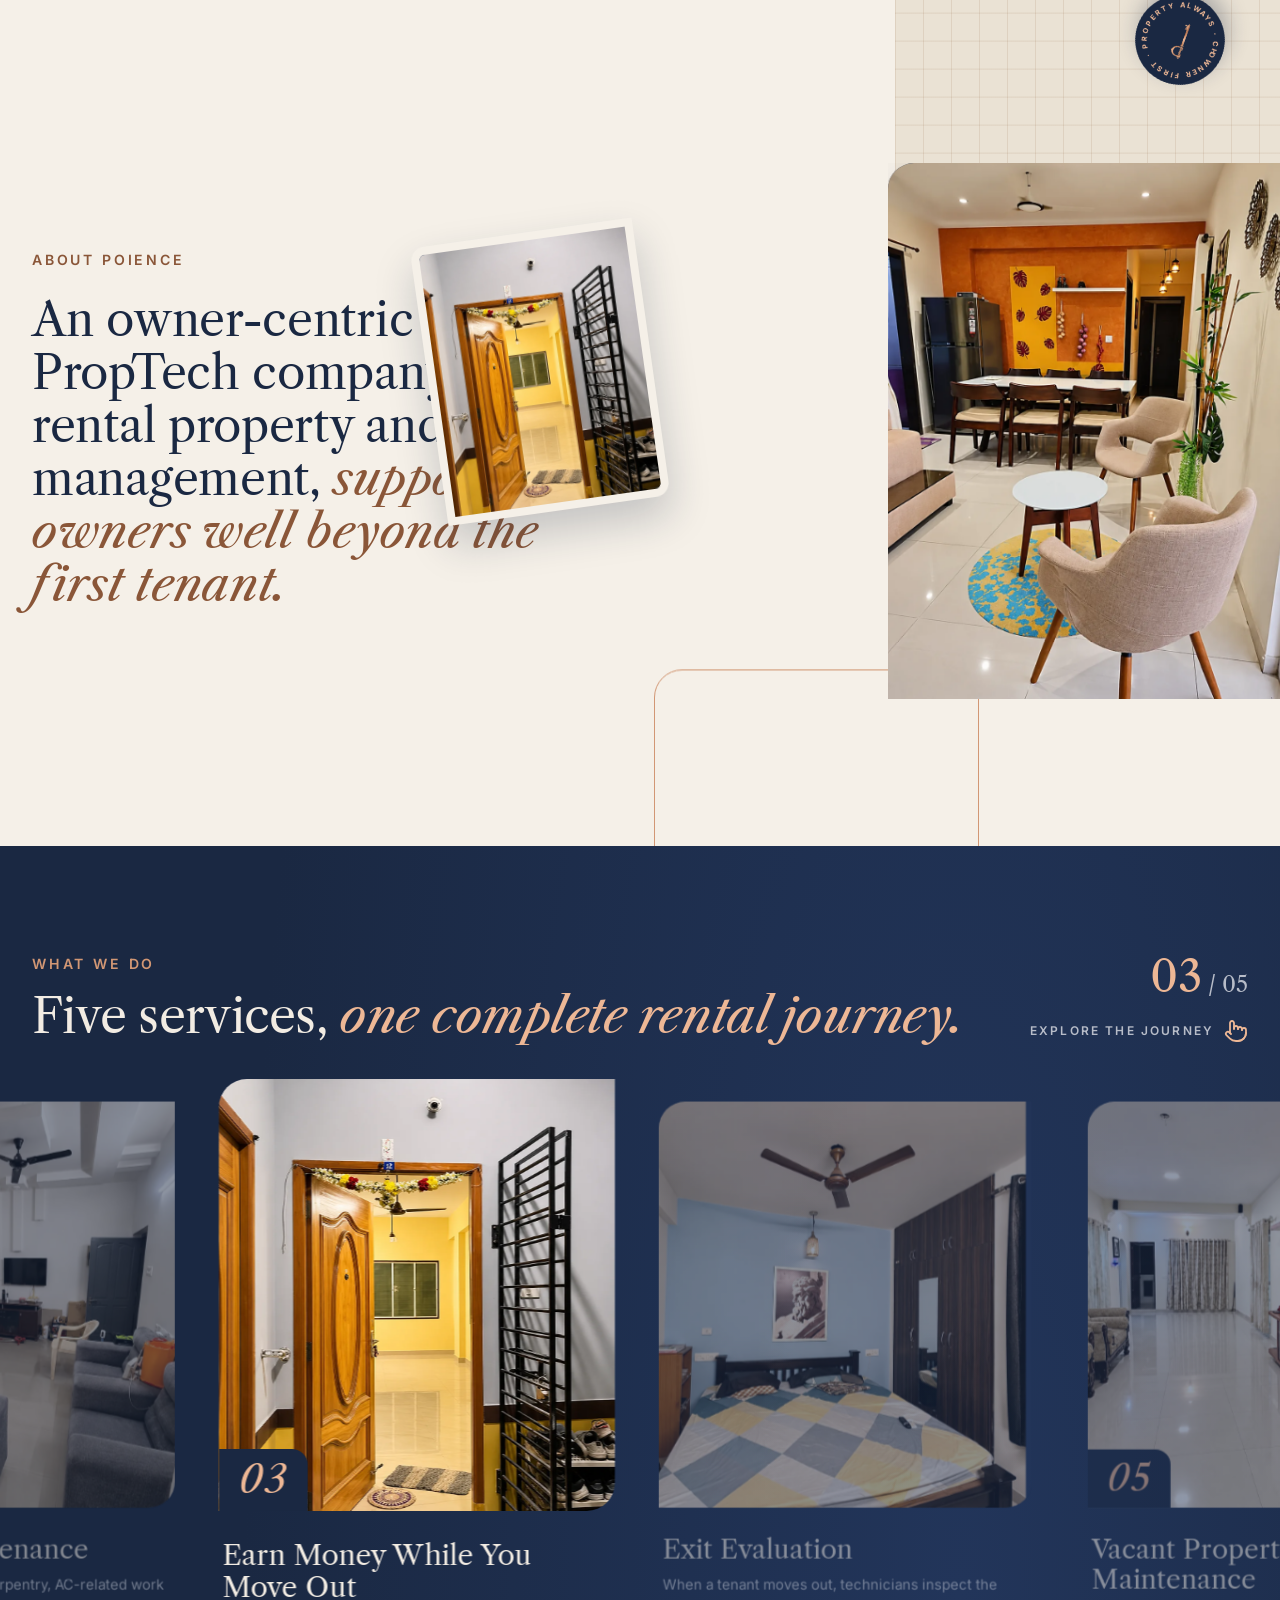
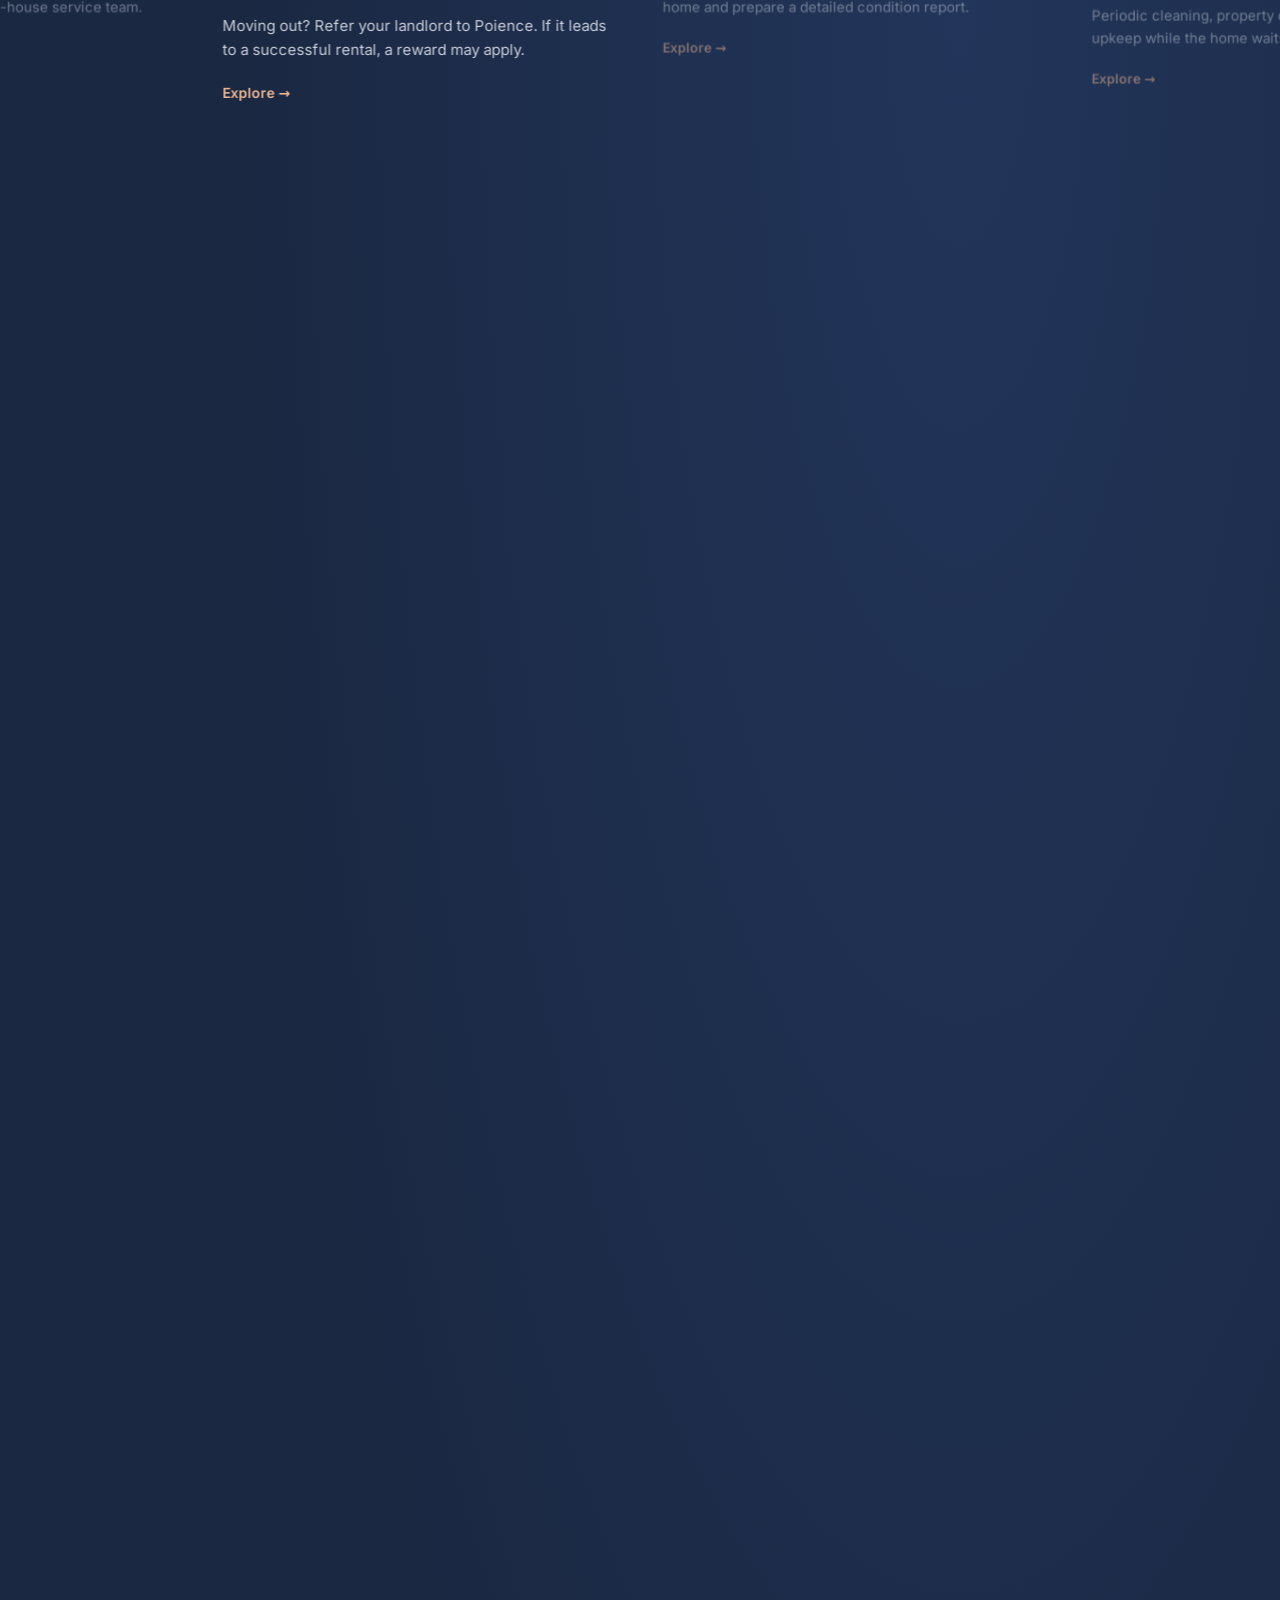
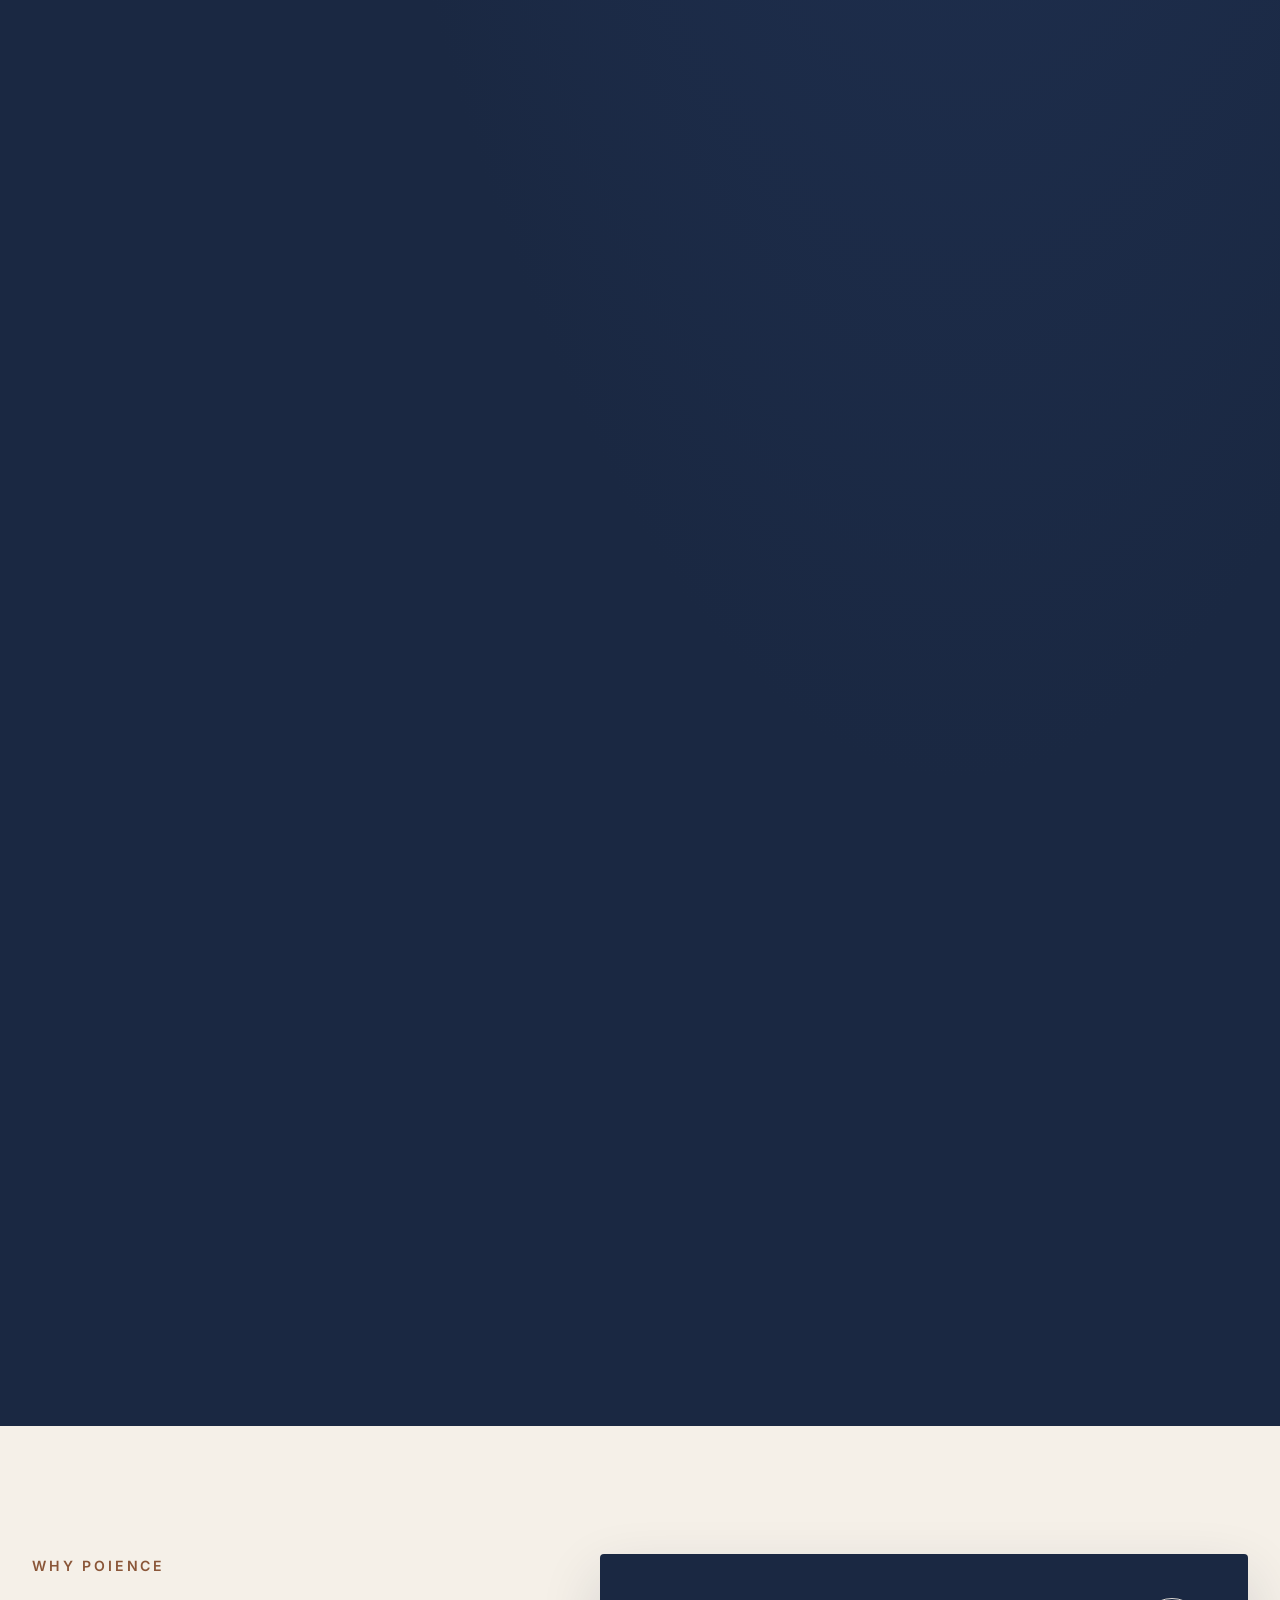
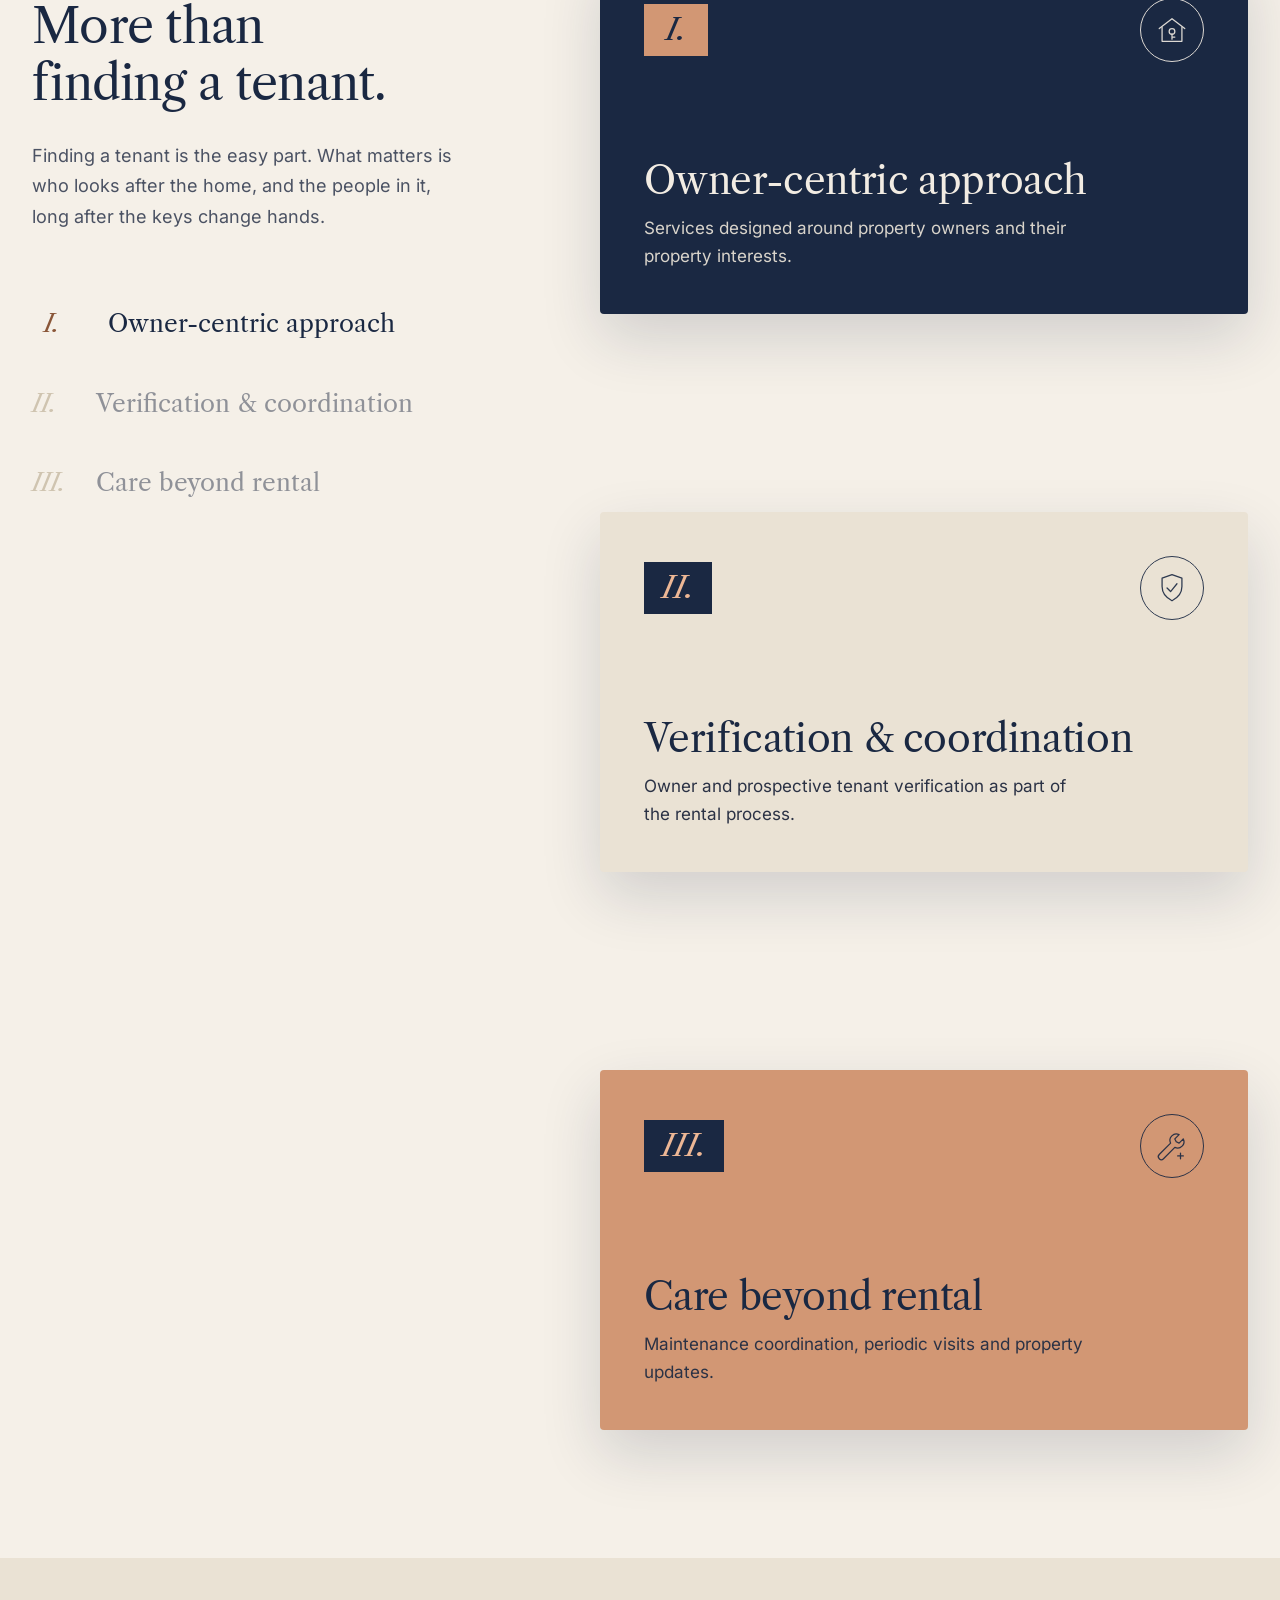
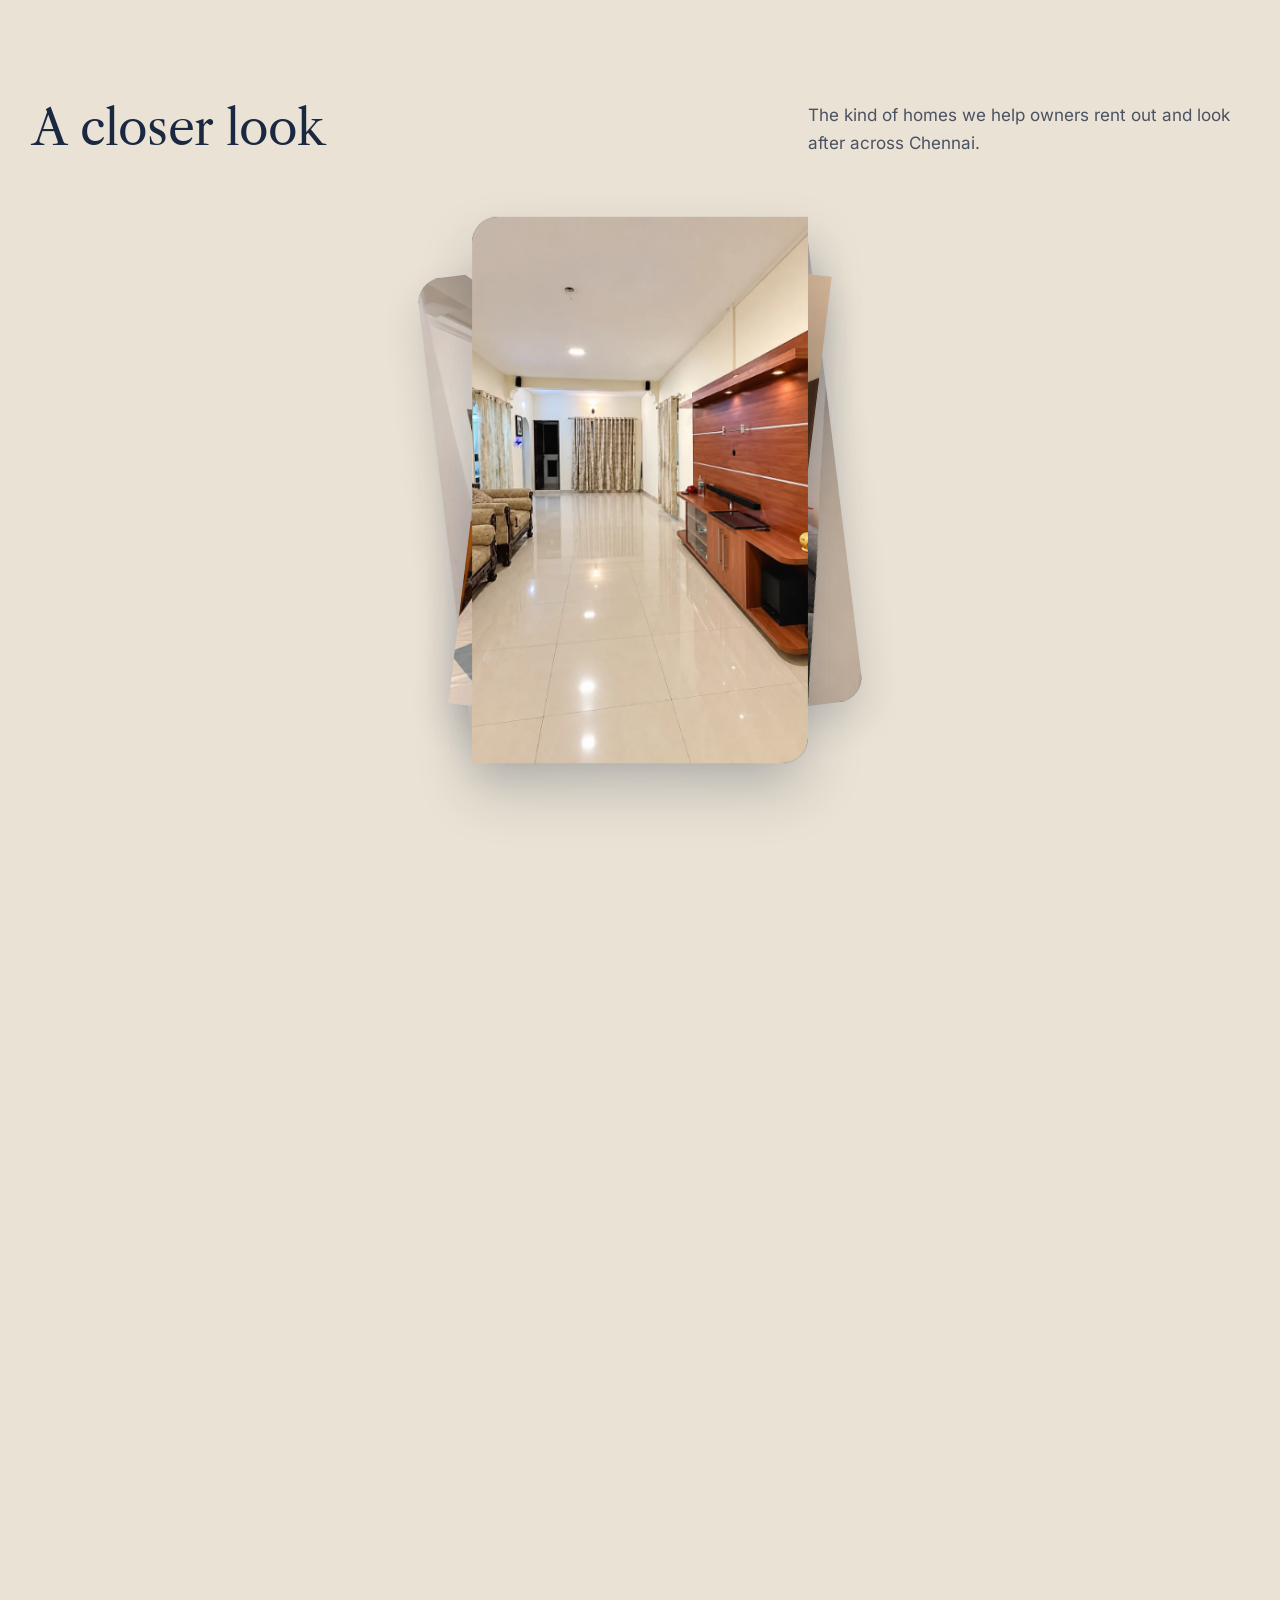
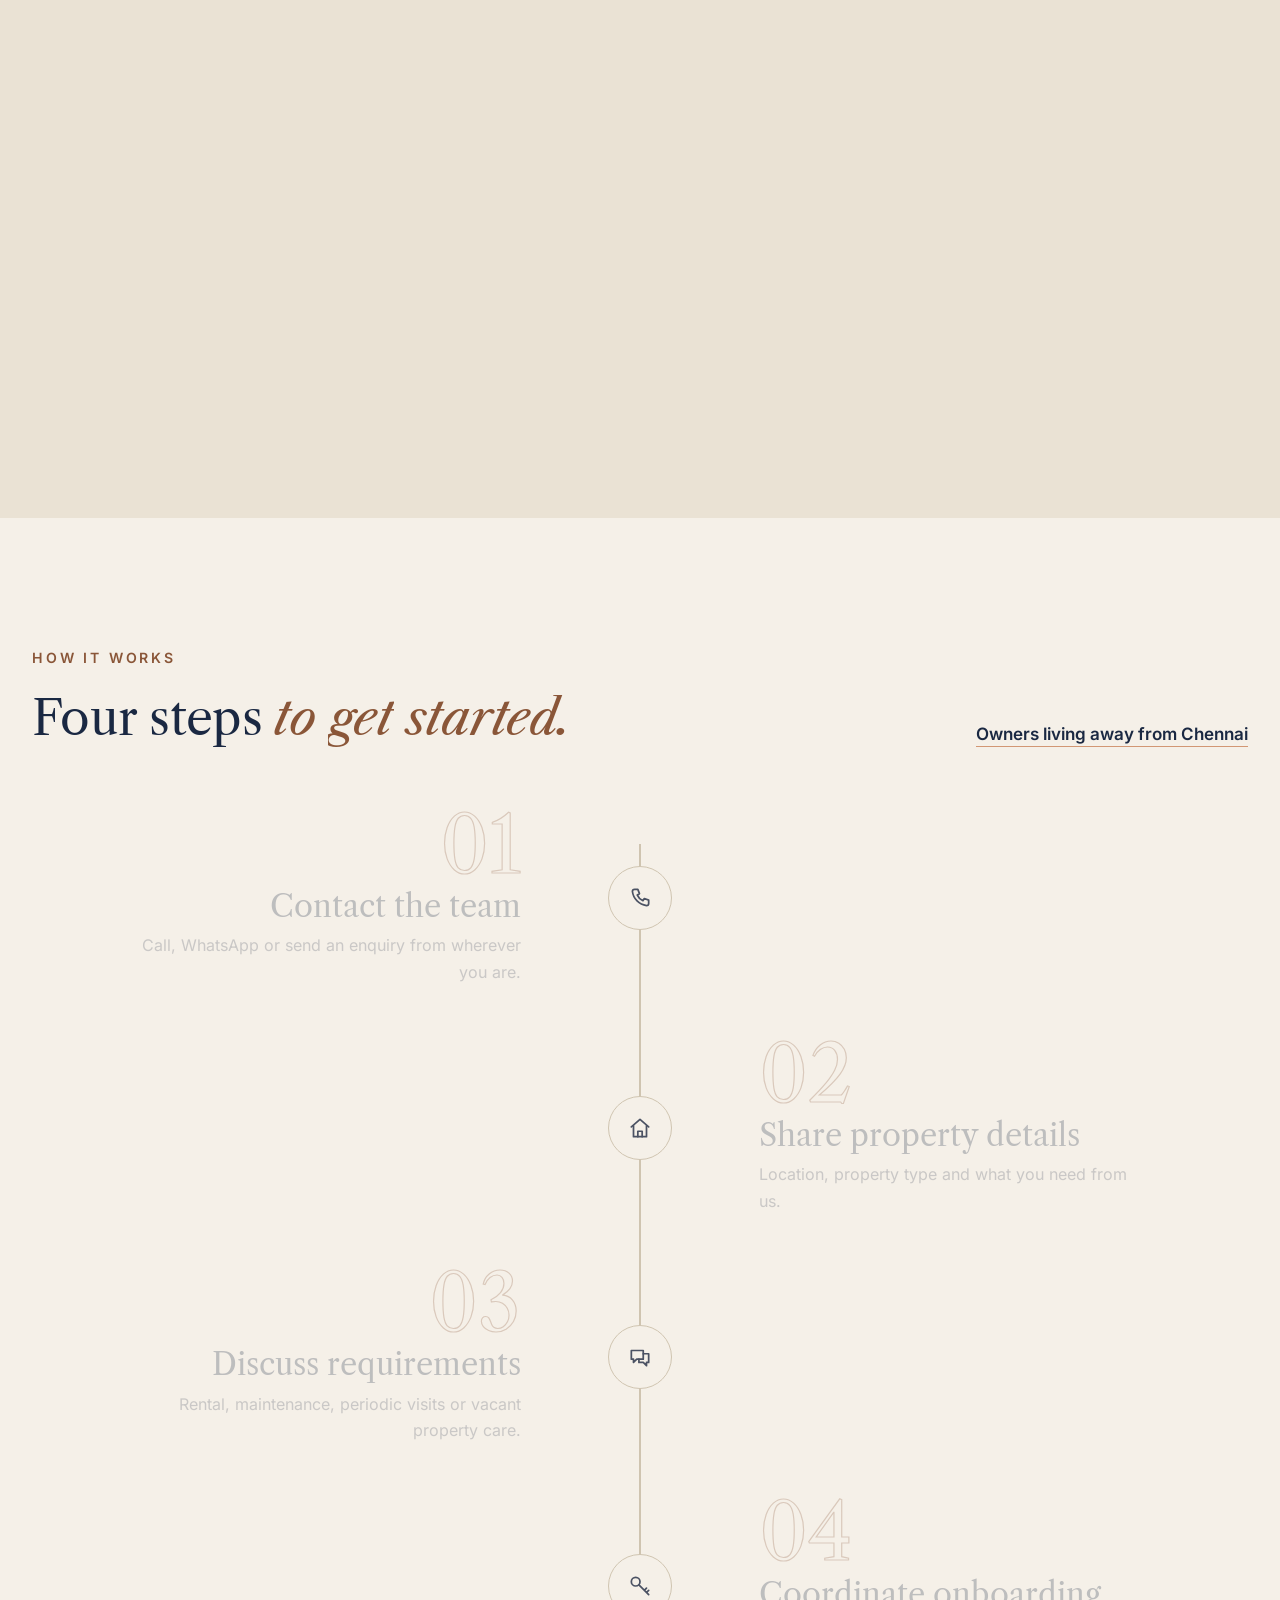
<file: contact.html>
<!doctype html>
<html lang="en-IN" class="no-js">
<head>
<meta charset="utf-8">
<meta name="viewport" content="width=device-width, initial-scale=1">
<title>Contact Us — Poience</title>
<meta name="description" content="Talk to Poience about renting out your property, maintenance support or vacant property care in Chennai.">
<link rel="canonical" href="https://poience.com/contact.html">
<meta name="theme-color" content="#1A2842">
<meta property="og:type" content="website">
<meta property="og:site_name" content="Poience">
<meta property="og:title" content="Contact Us — Poience">
<meta property="og:description" content="Talk to Poience about renting out your property, maintenance support or vacant property care in Chennai.">
<meta property="og:url" content="https://poience.com/contact.html">
<meta property="og:image" content="https://poience.com/assets/img/og-image.jpg">
<meta name="twitter:card" content="summary_large_image">
<link rel="icon" href="assets/img/favicon-32.png" sizes="32x32" type="image/png">
<link rel="apple-touch-icon" href="assets/img/apple-touch-icon.png">
<link rel="preload" href="assets/fonts/libre-caslon-text-latin-400-normal.woff2" as="font" type="font/woff2" crossorigin>
<link rel="preload" href="assets/fonts/inter-latin-wght-normal.woff2" as="font" type="font/woff2" crossorigin>
<link rel="stylesheet" href="assets/css/style.css">
<script src="assets/js/main.js" defer></script>
</head>
<body>
<a class="skip-link" href="#main">Skip to content</a>
<header class="site-header">
<div class="container site-header__inner">
<a class="brand" href="index.html" aria-label="Poience home"><img src="assets/img/logo/poience-logo.png" alt="Poience" width="440" height="232"></a>
<button class="menu-toggle" type="button" aria-expanded="false" aria-controls="site-nav" aria-label="Open menu"><span></span></button>
<nav class="nav" id="site-nav" aria-label="Main">
<a href="index.html">Home</a>
<a href="about.html">About</a>
<a href="services.html">Services</a>
<a href="portfolio.html">Portfolio</a>
<a href="smart-products.html">Smart Products</a>
<a href="for-owners.html">For Owners</a>
<a href="faqs.html">FAQs</a>
<a class="btn btn--copper" href="contact.html" aria-current="page">Contact Us</a>
</nav>
</div>
</header>
<main id="main">
<section class="dark page-hero" style="padding-bottom:var(--section)">
<div class="container split split--start">
<div>
<div class="page-hero__meta"><span>Contact Us</span><span>06 / 08</span></div>
<h1 class="display">Let's talk about <em>your property.</em></h1>
<p class="lead" style="margin:32px 0 48px;max-width:480px">Whether you want to rent out your property, need maintenance support or want to know more about Poience, send us an enquiry. Our team will get in touch.</p>
<dl class="deflist">
<div><dt>PHONE</dt><dd>+91 99404 23352</dd></div><div><dt>WHATSAPP</dt><dd>+91 99404 23352</dd></div>
<div><dt>EMAIL</dt><dd>[EMAIL ADDRESS]</dd></div><div><dt>INSTAGRAM</dt><dd>@poience</dd></div><div><dt>AREA</dt><dd>Chennai · OMR</dd></div>
</dl>
</div>
<form class="form" data-enquiry novalidate>
<div class="form__head full"><h2 class="h3">Send an enquiry</h2><span class="placeholder">* required</span></div>
<label class="field full">Full Name *<input name="name" required autocomplete="name"></label>
<label class="field">Email Address<input type="email" name="email" autocomplete="email"></label>
<label class="field">Mobile Number *<input type="tel" name="mobile" required autocomplete="tel" inputmode="tel" pattern="[0-9+ ()-]{8,}"></label>
<fieldset class="chips full"><legend>I am a</legend>
<input type="radio" id="r-owner" name="role" value="Property Owner" checked><label for="r-owner">Property Owner</label>
<input type="radio" id="r-tenant" name="role" value="Tenant"><label for="r-tenant">Tenant</label>
<input type="radio" id="r-other" name="role" value="Other"><label for="r-other">Other</label></fieldset>
<label class="field">Service Interested In<select name="service"><option value="Property Rental">Property Rental</option><option value="Property Maintenance">Property Maintenance</option><option value="Earn Money While You Move Out">Earn Money While You Move Out</option><option value="Exit Evaluation">Exit Evaluation</option><option value="Vacant Property Maintenance">Vacant Property Maintenance</option><option value="Smart Products">Smart Products</option><option value="Something else">Something else</option></select></label>
<label class="field">Property Location<input name="location" placeholder="e.g. Sholinganallur, OMR"></label>
<label class="field full">Message<textarea name="message" rows="4"></textarea></label>
<label class="consent full"><input type="checkbox" name="consent" required><span>I agree to Poience contacting me about my enquiry and processing my details as described in the <a href="privacy.html">Privacy Policy</a>. *</span></label>
<button class="btn btn--navy full" type="submit">Send Enquiry <span class="arrow" aria-hidden="true">→</span></button>
<p class="form__status full" role="status" tabindex="-1" hidden>Thank you. Our team will get in touch. (Preview: email and Google Sheets delivery is connected at launch.)</p>
</form>
</div>
</section>
</main>
<footer>
<div class="site-footer">
<div class="container site-footer__grid">
<div><img src="assets/img/logo/poience-logo.png" alt="Poience" width="440" height="232" loading="lazy"><p>An owner-centric PropTech company focused on rental property and asset management in Chennai.</p></div>
<div><h2>PAGES</h2><ul><li><a href="index.html">Home</a></li><li><a href="about.html">About</a></li><li><a href="services.html">Services</a></li><li><a href="portfolio.html">Portfolio</a></li><li><a href="smart-products.html">Smart Products</a></li><li><a href="for-owners.html">For Owners</a></li><li><a href="faqs.html">FAQs</a></li><li><a href="contact.html">Contact Us</a></li></ul></div>
<div><h2>GET IN TOUCH</h2><ul>
<li><a href="tel:+919940423352">Phone · +91 99404 23352</a></li>
<li><a href="https://wa.me/919940423352?text=Hi%20Poience%2C%20I%20would%20like%20to%20know%20more.">WhatsApp · +91 99404 23352</a></li>
<li><a href="mailto:hello@poience.com">Email · [EMAIL ADDRESS]</a></li>
<li><a href="https://www.instagram.com/poience/" target="_blank" rel="noopener">Instagram · @poience</a></li>
<li>Chennai · OMR</li></ul></div>
</div>
<div class="container site-footer__base"><span>© <span data-year>2026</span> Poience Private Limited</span><span><a href="privacy.html">Privacy Policy</a> · Owner first. Property always.</span></div>
</div>
</footer>
<a class="wa-fab" href="https://wa.me/919940423352?text=Hi%20Poience%2C%20I%20would%20like%20to%20know%20more." aria-label="Chat with Poience on WhatsApp"><svg viewBox="0 0 24 24" aria-hidden="true" fill="none" stroke="currentColor" stroke-width="1.8" stroke-linecap="round" stroke-linejoin="round"><path d="M4 20 L5.4 15.8 A8 8 0 1 1 8.4 18.7 Z"/><path d="M9 9.5 c0 3 2.5 5.5 5.5 5.5 l1 -1.6 -2 -1 -0.8 0.8 c-1 -0.4 -1.6 -1 -2 -2 l0.8 -0.8 -1 -2 Z"/></svg><span>WhatsApp</span></a>
</body>
</html>
</file>
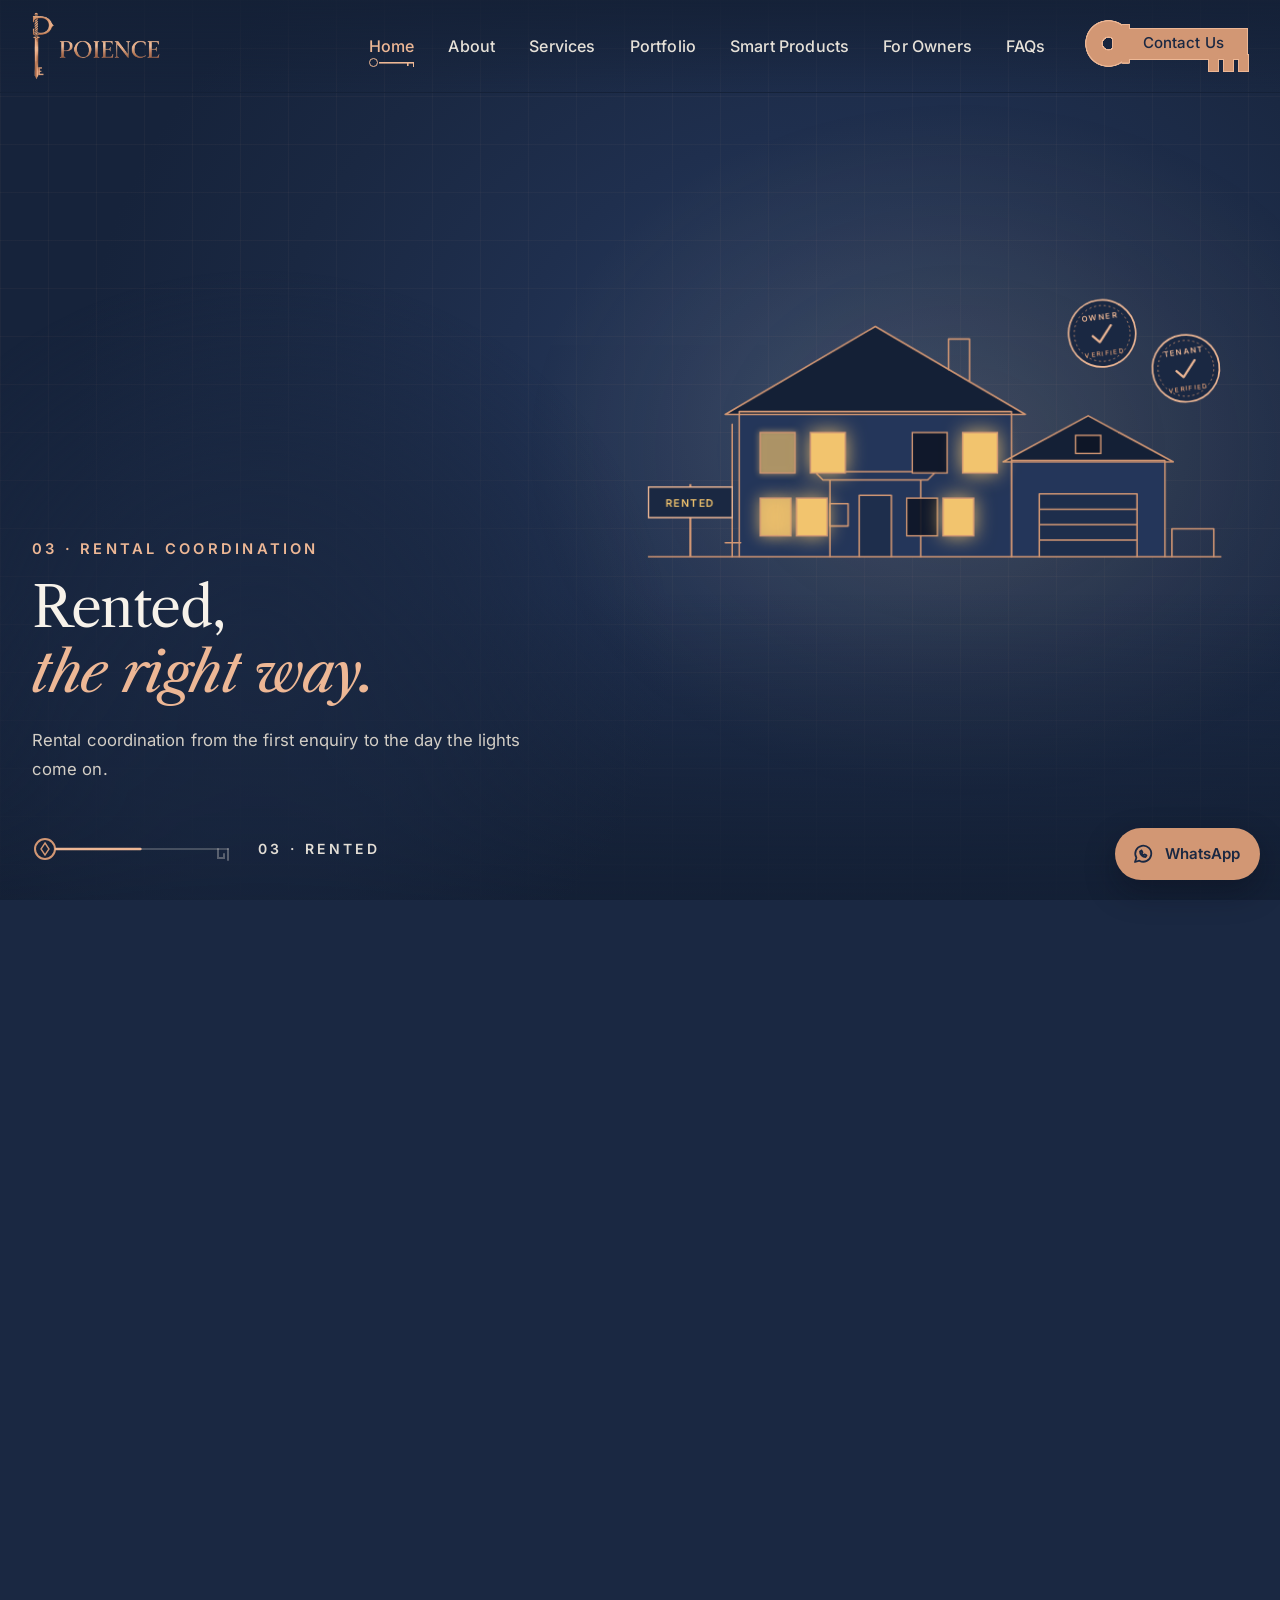
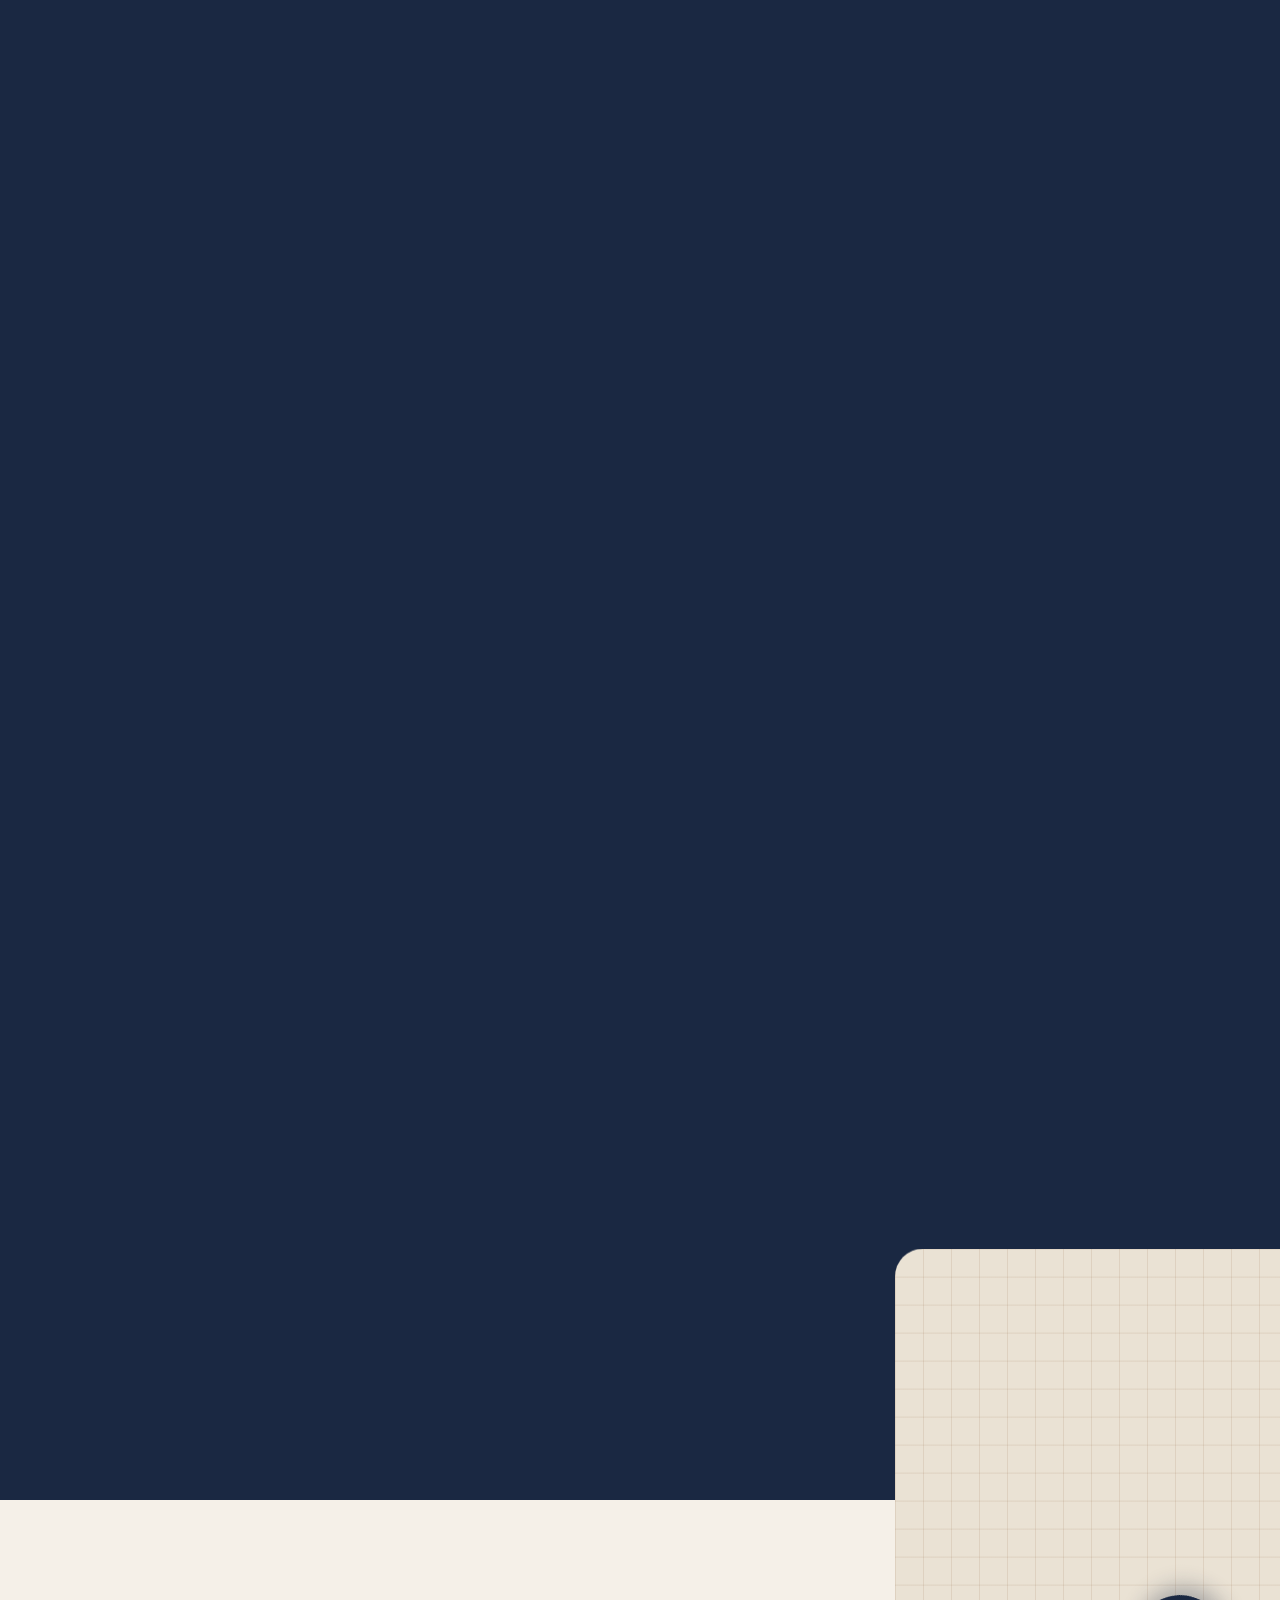
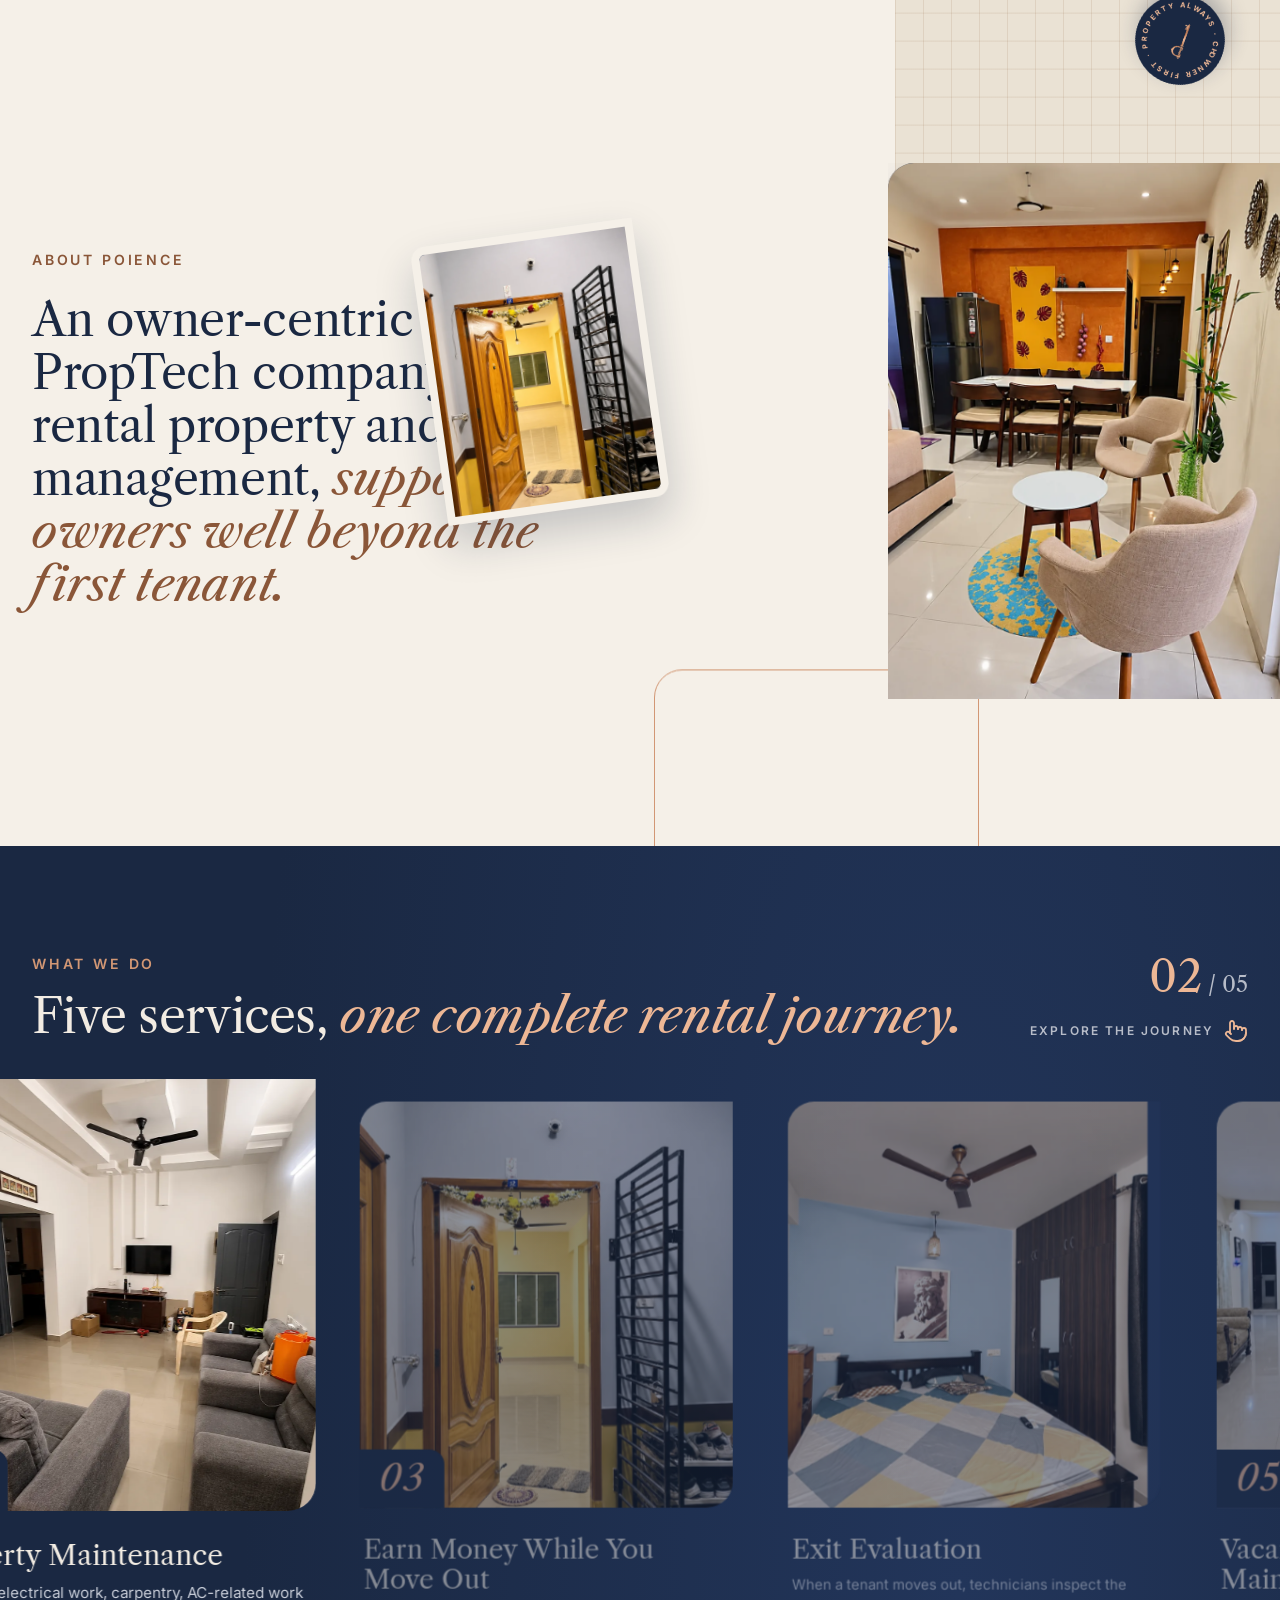
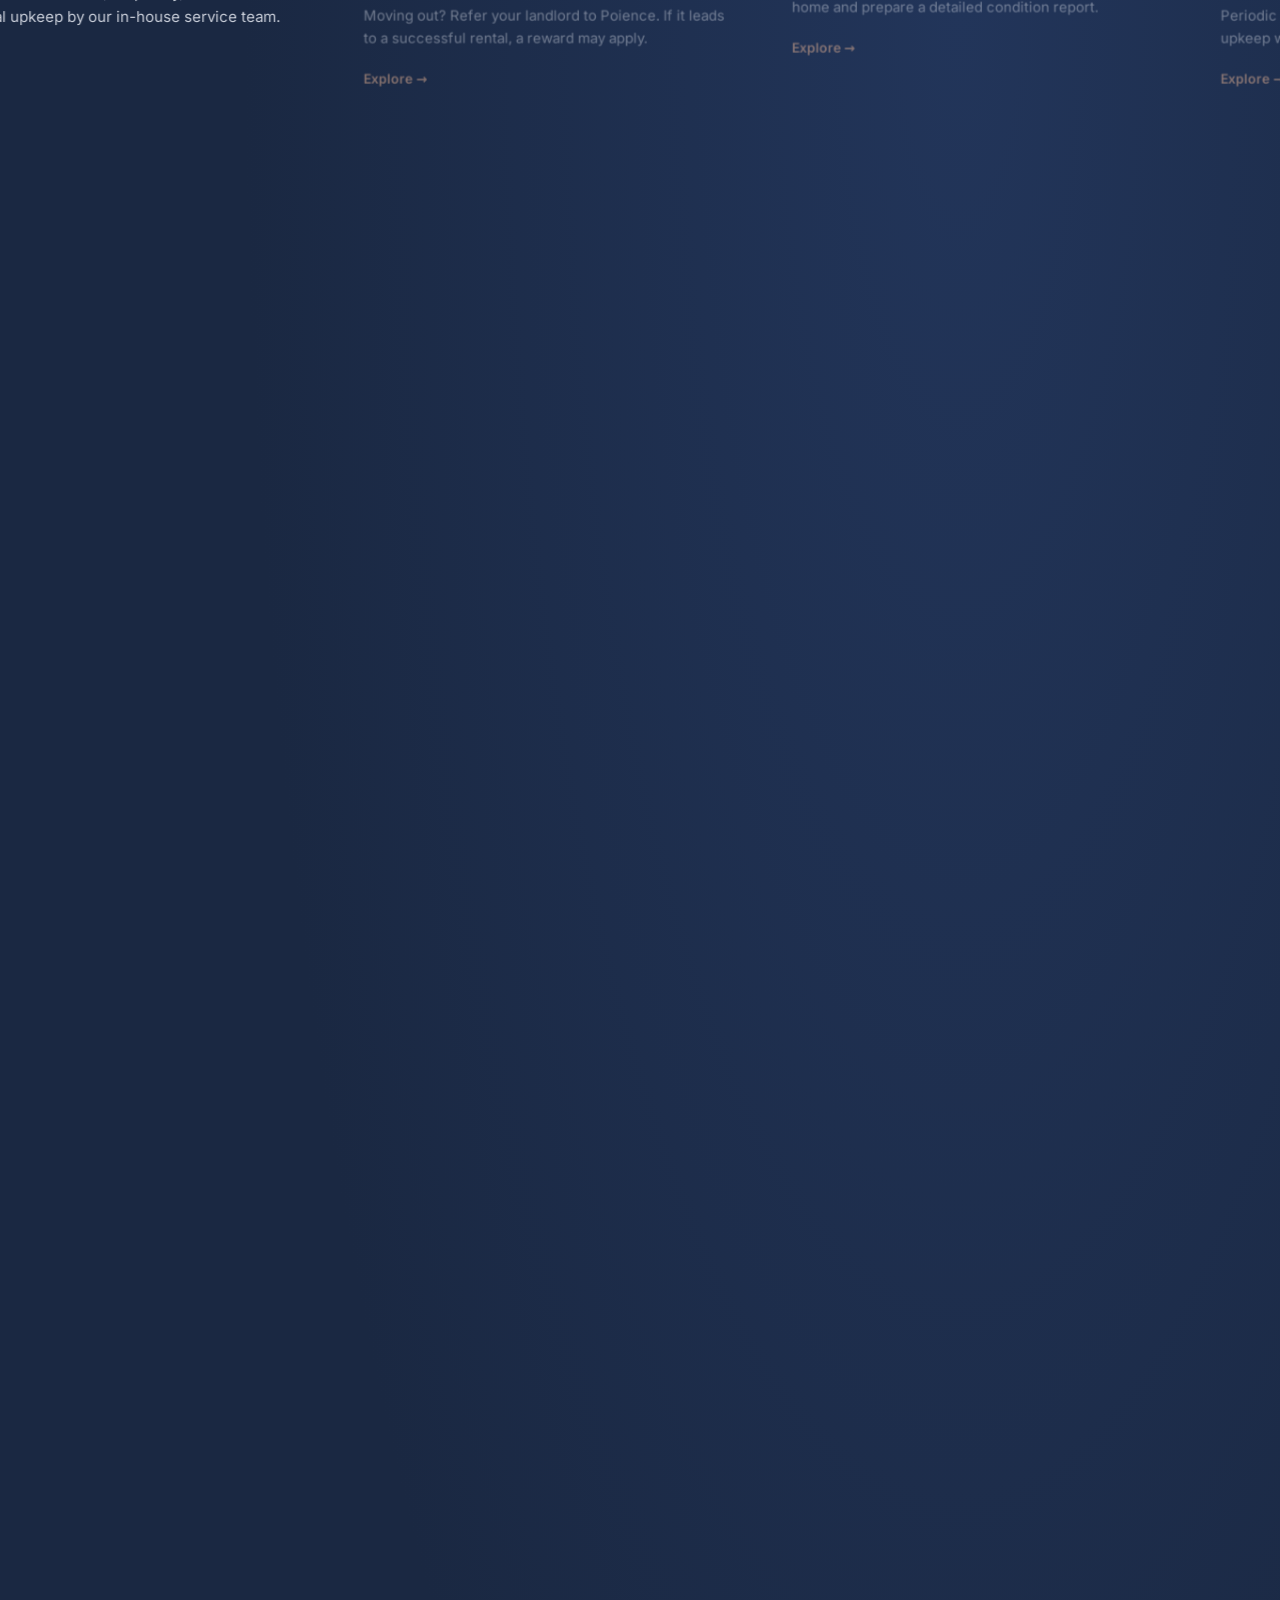
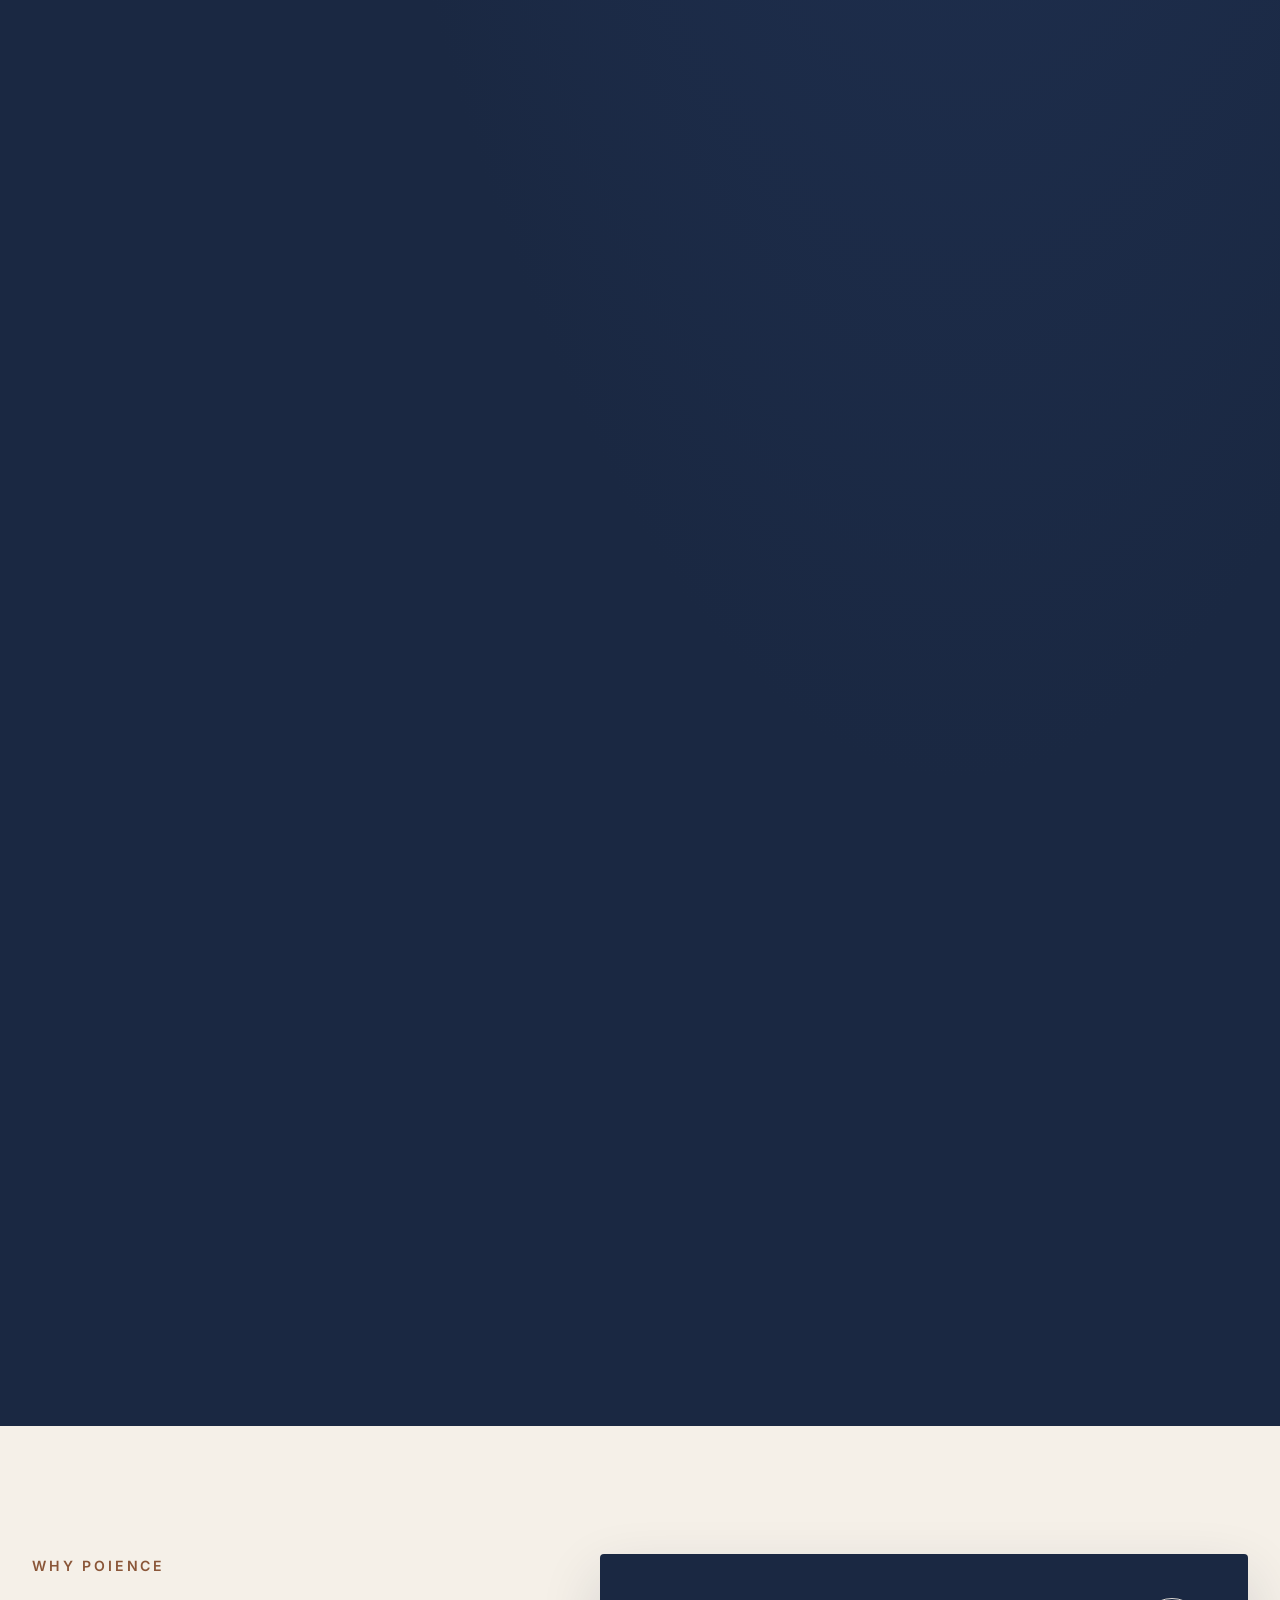
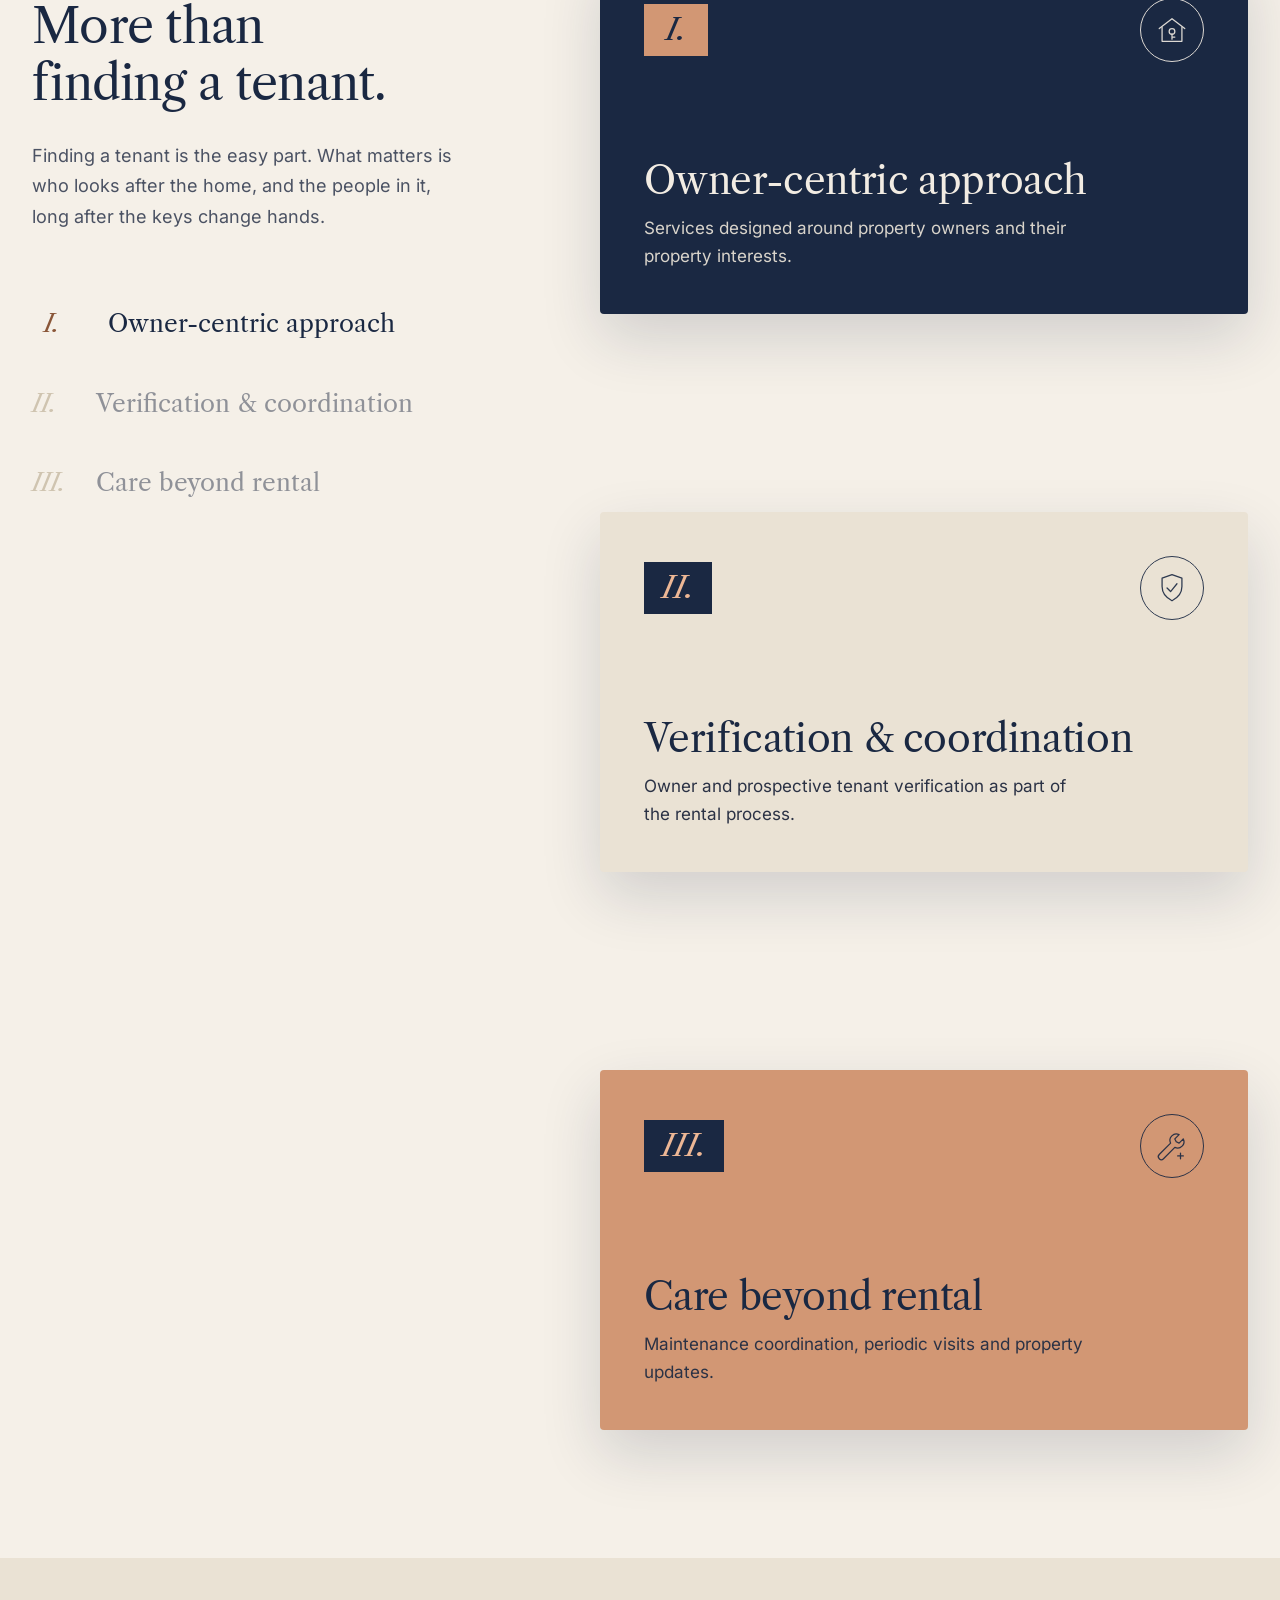
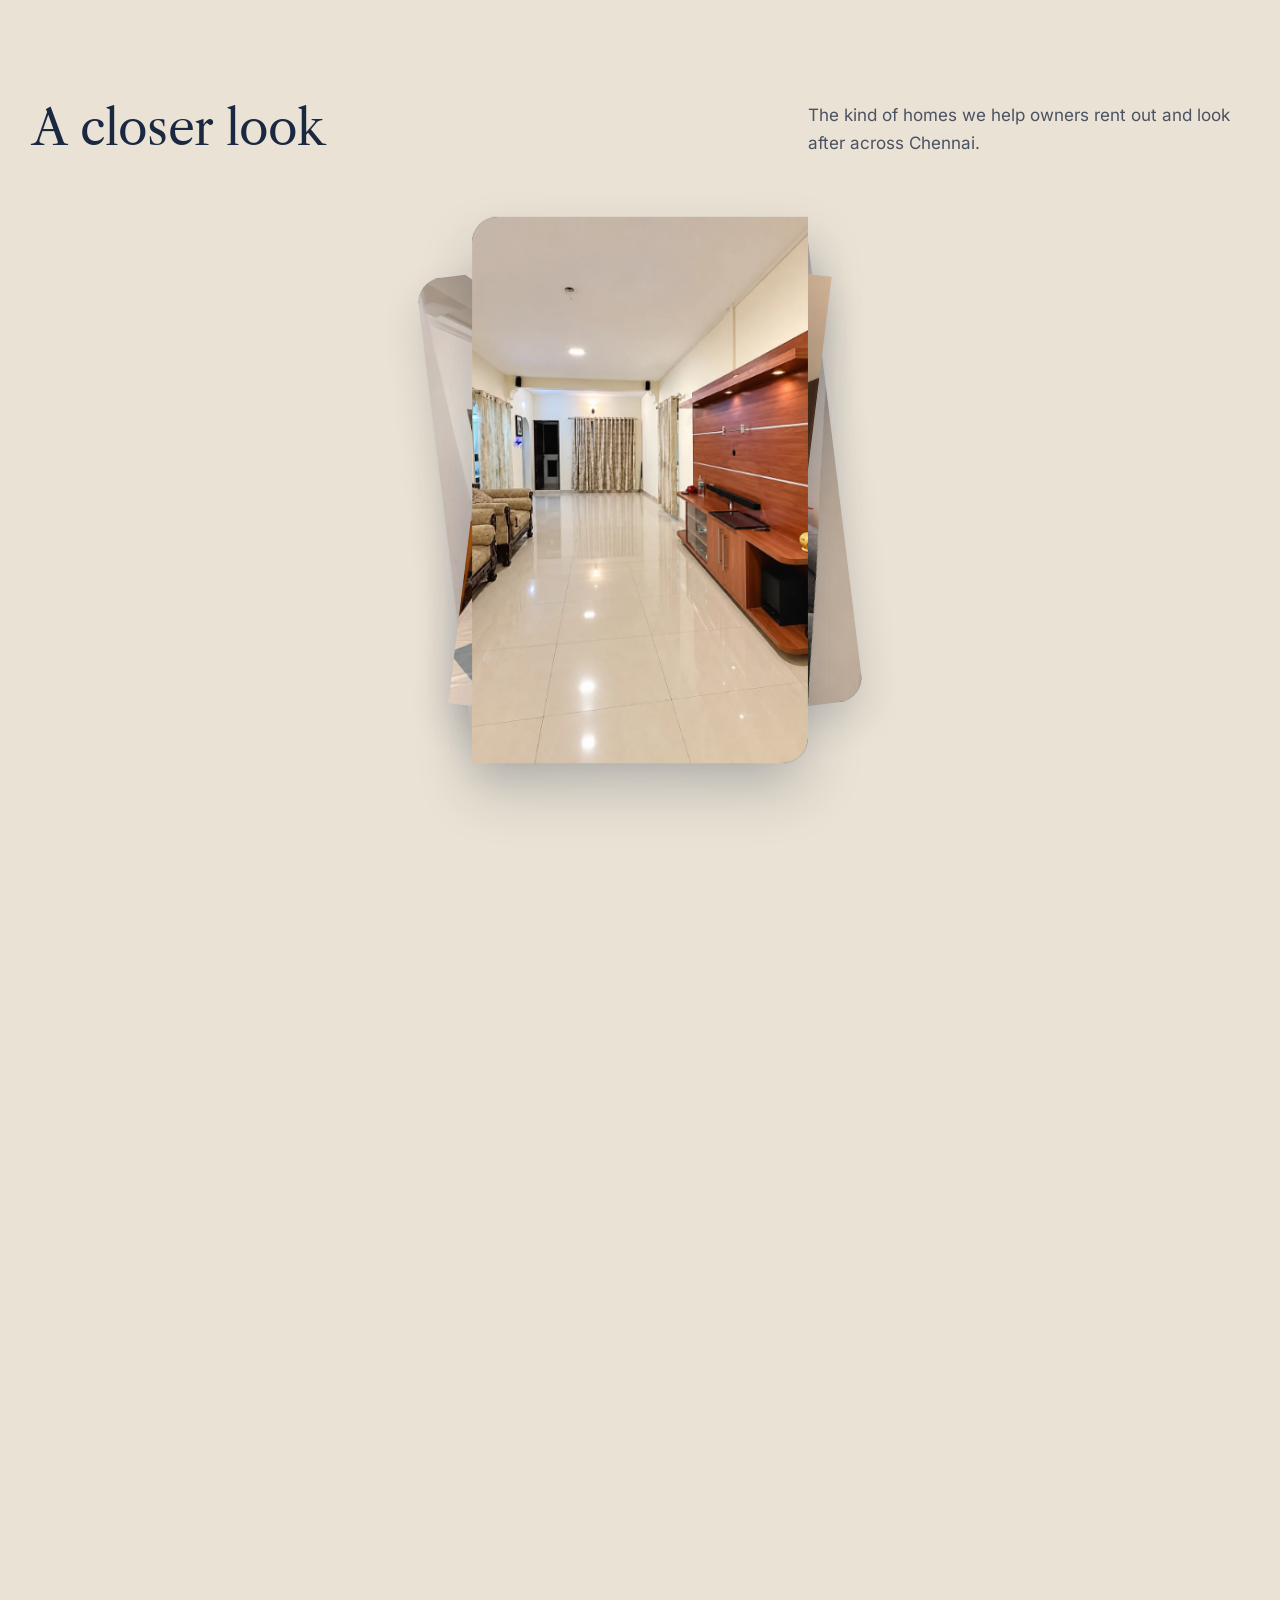
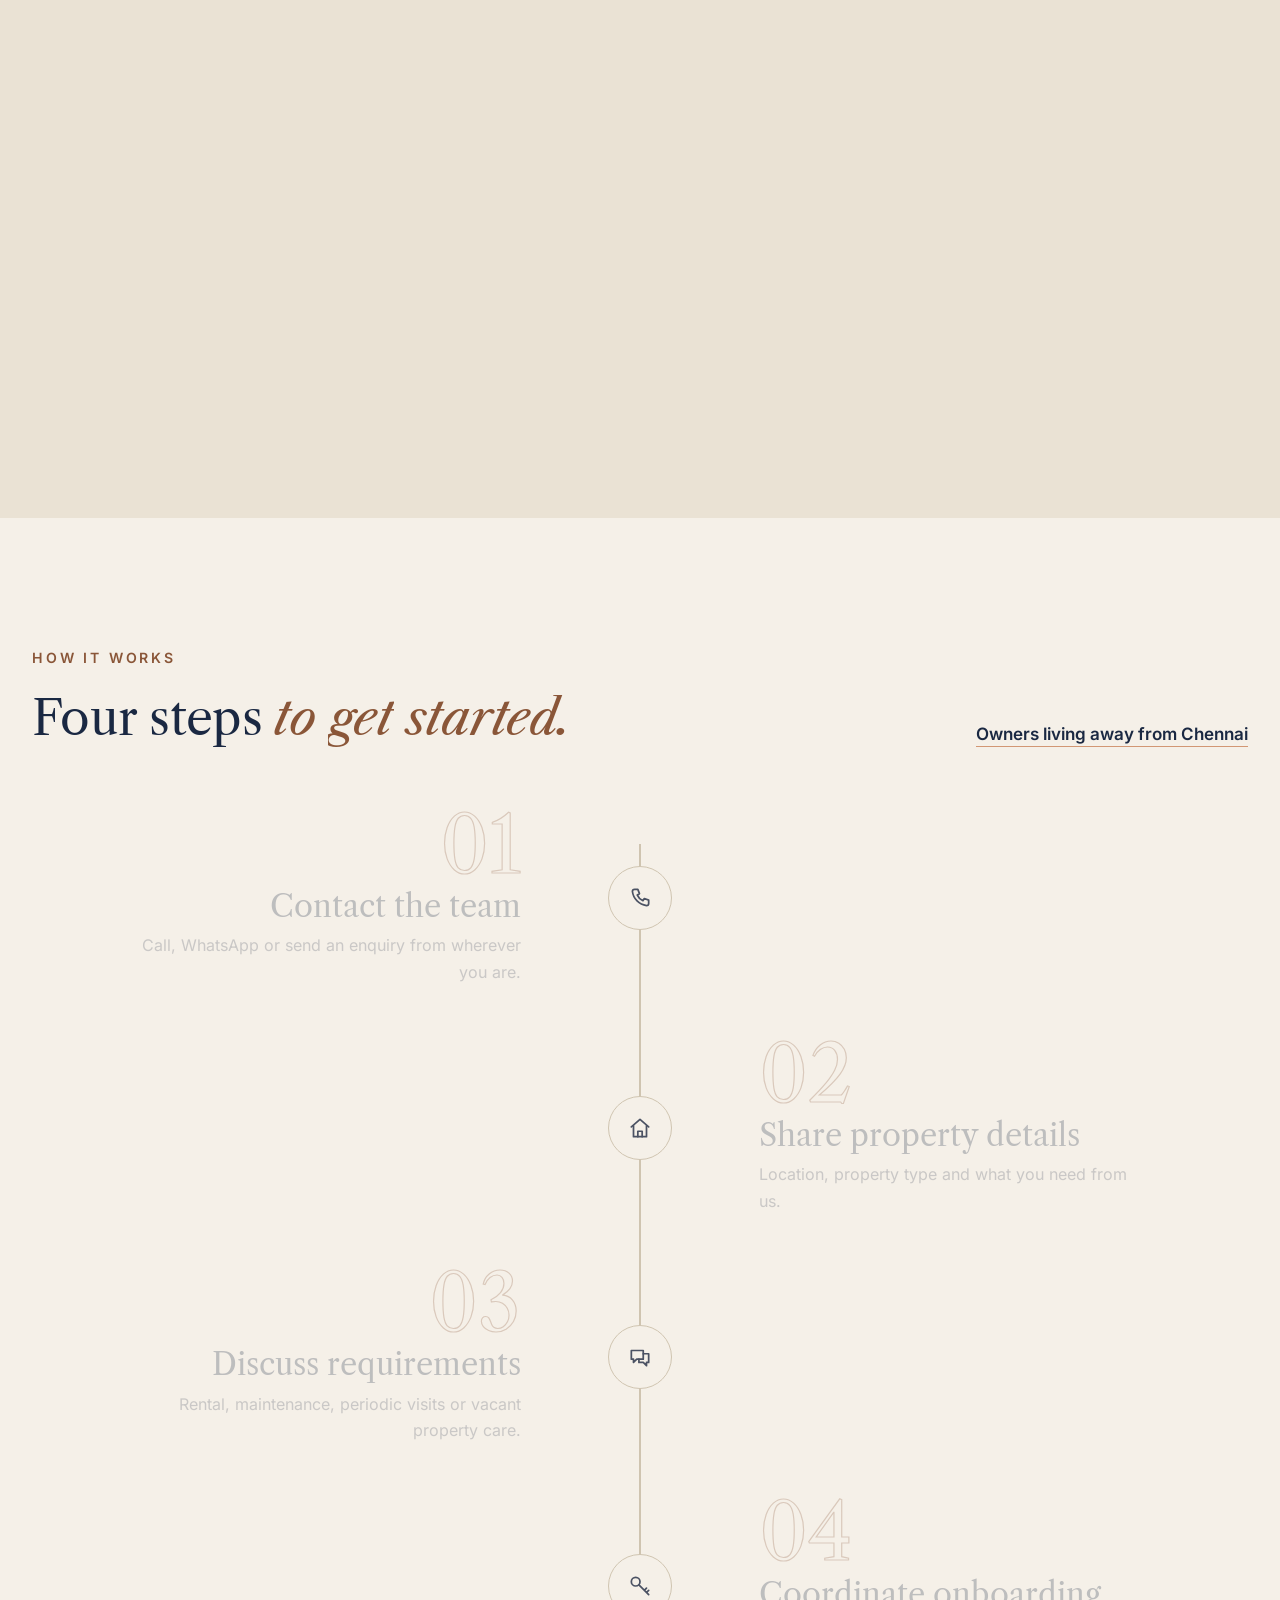
<file: faqs.html>
<!doctype html>
<html lang="en-IN" class="no-js">
<head>
<meta charset="utf-8">
<meta name="viewport" content="width=device-width, initial-scale=1">
<title>FAQs — Poience</title>
<meta name="description" content="Answers to common questions about Poience: who we serve, verification, maintenance, referral rewards, exit evaluation, vacant property care and locations.">
<link rel="canonical" href="https://poience.com/faqs.html">
<meta name="theme-color" content="#1A2842">
<meta property="og:type" content="website">
<meta property="og:site_name" content="Poience">
<meta property="og:title" content="FAQs — Poience">
<meta property="og:description" content="Answers to common questions about Poience: who we serve, verification, maintenance, referral rewards, exit evaluation, vacant property care and locations.">
<meta property="og:url" content="https://poience.com/faqs.html">
<meta property="og:image" content="https://poience.com/assets/img/og-image.jpg">
<meta name="twitter:card" content="summary_large_image">
<link rel="icon" href="assets/img/favicon-32.png" sizes="32x32" type="image/png">
<link rel="apple-touch-icon" href="assets/img/apple-touch-icon.png">
<link rel="preload" href="assets/fonts/libre-caslon-text-latin-400-normal.woff2" as="font" type="font/woff2" crossorigin>
<link rel="preload" href="assets/fonts/inter-latin-wght-normal.woff2" as="font" type="font/woff2" crossorigin>
<link rel="stylesheet" href="assets/css/style.css">
<script src="assets/js/main.js" defer></script>
</head>
<body>
<a class="skip-link" href="#main">Skip to content</a>
<header class="site-header">
<div class="container site-header__inner">
<a class="brand" href="index.html" aria-label="Poience home"><img src="assets/img/logo/poience-logo.png" alt="Poience" width="440" height="232"></a>
<button class="menu-toggle" type="button" aria-expanded="false" aria-controls="site-nav" aria-label="Open menu"><span></span></button>
<nav class="nav" id="site-nav" aria-label="Main">
<a href="index.html">Home</a>
<a href="about.html">About</a>
<a href="services.html">Services</a>
<a href="portfolio.html">Portfolio</a>
<a href="smart-products.html">Smart Products</a>
<a href="for-owners.html">For Owners</a>
<a href="faqs.html" aria-current="page">FAQs</a>
<a class="btn btn--copper" href="contact.html">Contact Us</a>
</nav>
</div>
</header>
<main id="main"><section class="dark page-hero">
<div class="container">
<div class="page-hero__meta"><span>Frequently Asked Questions</span><span>08 / 08</span></div>
<div class="page-hero__split"><h1 class="display">Questions, <em>answered plainly.</em></h1></div>

</div>
</section>
<section class="section"><div class="container faq-layout">
<aside><p class="muted" style="margin:0;max-width:340px">Answers to what owners and tenants ask us most. If yours isn't here, our team is a message away.</p>
<div class="btn-row" style="margin-top:28px"><button class="btn-plain" type="button" data-faq-all="open">Expand all</button><button class="btn-plain btn-plain--soft" type="button" data-faq-all="close">Collapse all</button></div>
<a class="btn btn--navy" href="contact.html" style="margin-top:36px">Ask Our Team</a></aside>
<div class="faq"><div class="faq__item"><button class="faq__q" type="button" aria-expanded="true" aria-controls="faq-0"><span class="numeral">01</span><span class="q">What is Poience?</span><span class="plus" aria-hidden="true">+</span></button><div class="faq__a" id="faq-0"><div><p>An owner-centric PropTech company focused on rental property and asset management.</p></div></div></div><div class="faq__item"><button class="faq__q" type="button" aria-expanded="false" aria-controls="faq-1"><span class="numeral">02</span><span class="q">Who does Poience primarily serve?</span><span class="plus" aria-hidden="true">+</span></button><div class="faq__a" id="faq-1"><div><p>Property owners, especially those managing property from another city or country, including NRIs.</p></div></div></div><div class="faq__item"><button class="faq__q" type="button" aria-expanded="false" aria-controls="faq-2"><span class="numeral">03</span><span class="q">Does Poience verify owners and tenants?</span><span class="plus" aria-hidden="true">+</span></button><div class="faq__a" id="faq-2"><div><p>Yes. Verification processes for both property owners and prospective tenants are part of how we coordinate a rental.</p></div></div></div><div class="faq__item"><button class="faq__q" type="button" aria-expanded="false" aria-controls="faq-3"><span class="numeral">04</span><span class="q">What maintenance support is available?</span><span class="plus" aria-hidden="true">+</span></button><div class="faq__a" id="faq-3"><div><p>Plumbing, electrical, carpentry, AC-related work and general property upkeep, coordinated through our in-house service team.</p></div></div></div><div class="faq__item"><button class="faq__q" type="button" aria-expanded="false" aria-controls="faq-4"><span class="numeral">05</span><span class="q">What is Earn Money While You Move Out?</span><span class="plus" aria-hidden="true">+</span></button><div class="faq__a" id="faq-4"><div><p>An outgoing tenant may refer a property owner to Poience. A reward may apply if the eligible referral leads to a successful rental, subject to agreed terms. [REWARD TERMS TO BE CONFIRMED]</p></div></div></div><div class="faq__item"><button class="faq__q" type="button" aria-expanded="false" aria-controls="faq-5"><span class="numeral">06</span><span class="q">What is Exit Evaluation?</span><span class="plus" aria-hidden="true">+</span></button><div class="faq__a" id="faq-5"><div><p>A property condition inspection and report when a tenant moves out.</p></div></div></div><div class="faq__item"><button class="faq__q" type="button" aria-expanded="false" aria-controls="faq-6"><span class="numeral">07</span><span class="q">Can Poience care for vacant property?</span><span class="plus" aria-hidden="true">+</span></button><div class="faq__a" id="faq-6"><div><p>Yes. We coordinate periodic cleaning, visits and general upkeep for vacant properties.</p></div></div></div><div class="faq__item"><button class="faq__q" type="button" aria-expanded="false" aria-controls="faq-7"><span class="numeral">08</span><span class="q">Which locations are served?</span><span class="plus" aria-hidden="true">+</span></button><div class="faq__a" id="faq-7"><div><p>Chennai, with OMR as our initial focus. [CONFIRM CURRENT SERVICEABLE AREAS]</p></div></div></div></div>
</div></section>
</main>
<footer>
<section class="cta-band dark" data-reveal aria-labelledby="cta-title">
<div class="cta-band__grid" aria-hidden="true"></div><svg class="cta-band__art" viewBox="0 0 1000 450" preserveAspectRatio="xMaxYMax meet" aria-hidden="true" focusable="false"><path pathLength="1" class="d g" d="M40 380H980" /><path pathLength="1" class="t" d="M60 380L48 392" /><path pathLength="1" class="t" d="M82 380L70 392" /><path pathLength="1" class="t" d="M104 380L92 392" /><path pathLength="1" class="t" d="M126 380L114 392" /><path pathLength="1" class="t" d="M148 380L136 392" /><path pathLength="1" class="t" d="M170 380L158 392" /><path pathLength="1" class="t" d="M192 380L180 392" /><path pathLength="1" class="t" d="M214 380L202 392" /><path pathLength="1" class="t" d="M236 380L224 392" /><path pathLength="1" class="t" d="M258 380L246 392" /><path pathLength="1" class="t" d="M280 380L268 392" /><path pathLength="1" class="t" d="M302 380L290 392" /><path pathLength="1" class="t" d="M324 380L312 392" /><path pathLength="1" class="t" d="M346 380L334 392" /><path pathLength="1" class="t" d="M368 380L356 392" /><path pathLength="1" class="t" d="M390 380L378 392" /><path pathLength="1" class="t" d="M412 380L400 392" /><path pathLength="1" class="t" d="M434 380L422 392" /><path pathLength="1" class="t" d="M456 380L444 392" /><path pathLength="1" class="t" d="M478 380L466 392" /><path pathLength="1" class="t" d="M500 380L488 392" /><path pathLength="1" class="t" d="M522 380L510 392" /><path pathLength="1" class="t" d="M544 380L532 392" /><path pathLength="1" class="t" d="M566 380L554 392" /><path pathLength="1" class="t" d="M588 380L576 392" /><path pathLength="1" class="t" d="M610 380L598 392" /><path pathLength="1" class="t" d="M632 380L620 392" /><path pathLength="1" class="t" d="M654 380L642 392" /><path pathLength="1" class="t" d="M676 380L664 392" /><path pathLength="1" class="t" d="M698 380L686 392" /><path pathLength="1" class="t" d="M720 380L708 392" /><path pathLength="1" class="t" d="M742 380L730 392" /><path pathLength="1" class="t" d="M764 380L752 392" /><path pathLength="1" class="t" d="M786 380L774 392" /><path pathLength="1" class="t" d="M808 380L796 392" /><path pathLength="1" class="t" d="M830 380L818 392" /><path pathLength="1" class="t" d="M852 380L840 392" /><path pathLength="1" class="t" d="M874 380L862 392" /><path pathLength="1" class="t" d="M896 380L884 392" /><path pathLength="1" class="t" d="M918 380L906 392" /><path pathLength="1" class="t" d="M940 380L928 392" /><path pathLength="1" class="t" d="M962 380L950 392" /><rect pathLength="1" class="d" x="300" y="250" width="420" height="130" /><rect pathLength="1" class="d" x="250" y="140" width="520" height="110" /><rect pathLength="1" class="d" x="236" y="124" width="548" height="16" /><rect pathLength="1" class="d" x="560" y="92" width="150" height="32" /><path pathLength="1" class="t" d="M330 124L330 100" /><path pathLength="1" class="t" d="M356 124L356 100" /><path pathLength="1" class="t" d="M382 124L382 100" /><path pathLength="1" class="t" d="M408 124L408 100" /><path pathLength="1" class="t" d="M434 124L434 100" /><path pathLength="1" class="t" d="M460 124L460 100" /><path pathLength="1" class="t" d="M486 124L486 100" /><path pathLength="1" class="t" d="M512 124L512 100" /><path pathLength="1" class="t" d="M538 124L538 100" /><path pathLength="1" class="t" d="M320 100H550" /><rect pathLength="1" class="d" x="275" y="162" width="92" height="64" /><path pathLength="1" class="t" d="M321 162L321 226" /><rect pathLength="1" class="d w" x="385" y="162" width="92" height="64" /><path pathLength="1" class="t" d="M431 162L431 226" /><rect pathLength="1" class="d" x="495" y="162" width="92" height="64" /><path pathLength="1" class="t" d="M541 162L541 226" /><rect pathLength="1" class="d w" x="605" y="162" width="92" height="64" /><path pathLength="1" class="t" d="M651 162L651 226" /><path pathLength="1" class="t" d="M258 236L258 250" /><path pathLength="1" class="t" d="M270 236L270 250" /><path pathLength="1" class="t" d="M282 236L282 250" /><path pathLength="1" class="t" d="M294 236L294 250" /><path pathLength="1" class="t" d="M306 236L306 250" /><path pathLength="1" class="t" d="M318 236L318 250" /><path pathLength="1" class="t" d="M330 236L330 250" /><path pathLength="1" class="t" d="M342 236L342 250" /><path pathLength="1" class="t" d="M354 236L354 250" /><path pathLength="1" class="t" d="M366 236L366 250" /><path pathLength="1" class="t" d="M378 236L378 250" /><path pathLength="1" class="t" d="M390 236L390 250" /><path pathLength="1" class="t" d="M402 236L402 250" /><path pathLength="1" class="t" d="M414 236L414 250" /><path pathLength="1" class="t" d="M426 236L426 250" /><path pathLength="1" class="t" d="M438 236L438 250" /><path pathLength="1" class="t" d="M450 236L450 250" /><path pathLength="1" class="t" d="M462 236L462 250" /><path pathLength="1" class="t" d="M474 236L474 250" /><path pathLength="1" class="t" d="M486 236L486 250" /><path pathLength="1" class="t" d="M498 236L498 250" /><path pathLength="1" class="t" d="M510 236L510 250" /><path pathLength="1" class="t" d="M522 236L522 250" /><path pathLength="1" class="t" d="M534 236L534 250" /><path pathLength="1" class="t" d="M546 236L546 250" /><path pathLength="1" class="t" d="M558 236L558 250" /><path pathLength="1" class="t" d="M570 236L570 250" /><path pathLength="1" class="t" d="M582 236L582 250" /><path pathLength="1" class="t" d="M594 236L594 250" /><path pathLength="1" class="t" d="M606 236L606 250" /><path pathLength="1" class="t" d="M618 236L618 250" /><path pathLength="1" class="t" d="M630 236L630 250" /><path pathLength="1" class="t" d="M642 236L642 250" /><path pathLength="1" class="t" d="M654 236L654 250" /><path pathLength="1" class="t" d="M666 236L666 250" /><path pathLength="1" class="t" d="M678 236L678 250" /><path pathLength="1" class="t" d="M690 236L690 250" /><path pathLength="1" class="t" d="M702 236L702 250" /><path pathLength="1" class="t" d="M714 236L714 250" /><path pathLength="1" class="t" d="M726 236L726 250" /><path pathLength="1" class="t" d="M738 236L738 250" /><path pathLength="1" class="t" d="M750 236L750 250" /><path pathLength="1" class="t" d="M250 236H770" /><rect pathLength="1" class="d w" x="470" y="290" width="60" height="90" /><path pathLength="1" class="t" d="M500 290L500 380" /><circle pathLength="1" class="t" cx="522" cy="338" r="2.5"/><rect pathLength="1" class="d" x="330" y="282" width="110" height="70" /><path pathLength="1" class="t" d="M385 282L385 352" /><path pathLength="1" class="t" d="M330 317H440" /><rect pathLength="1" class="d w" x="560" y="282" width="130" height="70" /><path pathLength="1" class="t" d="M625 282L625 352" /><path pathLength="1" class="t" d="M458 373H542" /><path pathLength="1" class="t" d="M450 366H550" /><path pathLength="1" class="t" d="M442 359H558" /><path pathLength="1" class="d" d="M140 380V350" /><circle pathLength="1" class="d" cx="140" cy="318" r="32"/><circle pathLength="1" class="t" cx="126" cy="310" r="17"/><circle pathLength="1" class="t" cx="156" cy="328" r="14"/><rect pathLength="1" class="d" x="790" y="330" width="170" height="50" /><path pathLength="1" class="t" d="M805 338L805 372" /><path pathLength="1" class="t" d="M820 338L820 372" /><path pathLength="1" class="t" d="M835 338L835 372" /><path pathLength="1" class="t" d="M850 338L850 372" /><path pathLength="1" class="t" d="M865 338L865 372" /><path pathLength="1" class="t" d="M880 338L880 372" /><path pathLength="1" class="t" d="M895 338L895 372" /><path pathLength="1" class="t" d="M910 338L910 372" /><path pathLength="1" class="t" d="M925 338L925 372" /><path pathLength="1" class="t" d="M940 338L940 372" /><path pathLength="1" class="t" d="M955 338L955 372" /><path pathLength="1" class="t" d="M236 420H784M236 412V428M784 412V428" /><text x="510" y="414" text-anchor="middle">16 400</text><path pathLength="1" class="t" d="M810 92V380M802 92H818M802 380H818" /><text x="822" y="240" transform="rotate(90 822 240)" text-anchor="middle">+ 9.60</text><path pathLength="1" class="t" d="M236 60H560" stroke-dasharray="3 5"/><path pathLength="1" class="t" d="M200 140H236M200 140l-8 -8h16z" /><text x="160" y="134" text-anchor="end">FF +3.20</text><path pathLength="1" class="t" d="M200 250H236M200 250l-8 -8h16z" /><text x="160" y="244" text-anchor="end">GF +0.00</text><path pathLength="1" class="t" d="M40 40H210V92H40Z M40 66H210" /><text x="50" y="58">ELEVATION · A</text><text x="50" y="84">POIENCE / CHN</text><g transform="translate(930 70)"><circle pathLength="1" class="t" r="22"/><path pathLength="1" class="d" d="M0 -18L7 10 0 4 -7 10Z"/><text y="-28" text-anchor="middle">N</text></g></svg>
<div class="container">
<h2 class="h2" id="cta-title">Your property deserves <em>more than just a tenant.</em></h2>
<div class="btn-row"><a class="btn btn--copper" href="contact.html">Talk to Our Team <span class="arrow" aria-hidden="true">→</span></a><a class="btn btn--ghost" href="contact.html?service=Property%20Rental">List Your Property</a></div>
</div>
</section>
<div class="site-footer">
<div class="container site-footer__grid">
<div><img src="assets/img/logo/poience-logo.png" alt="Poience" width="440" height="232" loading="lazy"><p>An owner-centric PropTech company focused on rental property and asset management in Chennai.</p></div>
<div><h2>PAGES</h2><ul><li><a href="index.html">Home</a></li><li><a href="about.html">About</a></li><li><a href="services.html">Services</a></li><li><a href="portfolio.html">Portfolio</a></li><li><a href="smart-products.html">Smart Products</a></li><li><a href="for-owners.html">For Owners</a></li><li><a href="faqs.html">FAQs</a></li><li><a href="contact.html">Contact Us</a></li></ul></div>
<div><h2>GET IN TOUCH</h2><ul>
<li><a href="tel:+919940423352">Phone · +91 99404 23352</a></li>
<li><a href="https://wa.me/919940423352?text=Hi%20Poience%2C%20I%20would%20like%20to%20know%20more.">WhatsApp · +91 99404 23352</a></li>
<li><a href="mailto:hello@poience.com">Email · [EMAIL ADDRESS]</a></li>
<li><a href="https://www.instagram.com/poience/" target="_blank" rel="noopener">Instagram · @poience</a></li>
<li>Chennai · OMR</li></ul></div>
</div>
<div class="container site-footer__base"><span>© <span data-year>2026</span> Poience Private Limited</span><span><a href="privacy.html">Privacy Policy</a> · Owner first. Property always.</span></div>
</div>
</footer>
<a class="wa-fab" href="https://wa.me/919940423352?text=Hi%20Poience%2C%20I%20would%20like%20to%20know%20more." aria-label="Chat with Poience on WhatsApp"><svg viewBox="0 0 24 24" aria-hidden="true" fill="none" stroke="currentColor" stroke-width="1.8" stroke-linecap="round" stroke-linejoin="round"><path d="M4 20 L5.4 15.8 A8 8 0 1 1 8.4 18.7 Z"/><path d="M9 9.5 c0 3 2.5 5.5 5.5 5.5 l1 -1.6 -2 -1 -0.8 0.8 c-1 -0.4 -1.6 -1 -2 -2 l0.8 -0.8 -1 -2 Z"/></svg><span>WhatsApp</span></a>
</body>
</html>
</file>
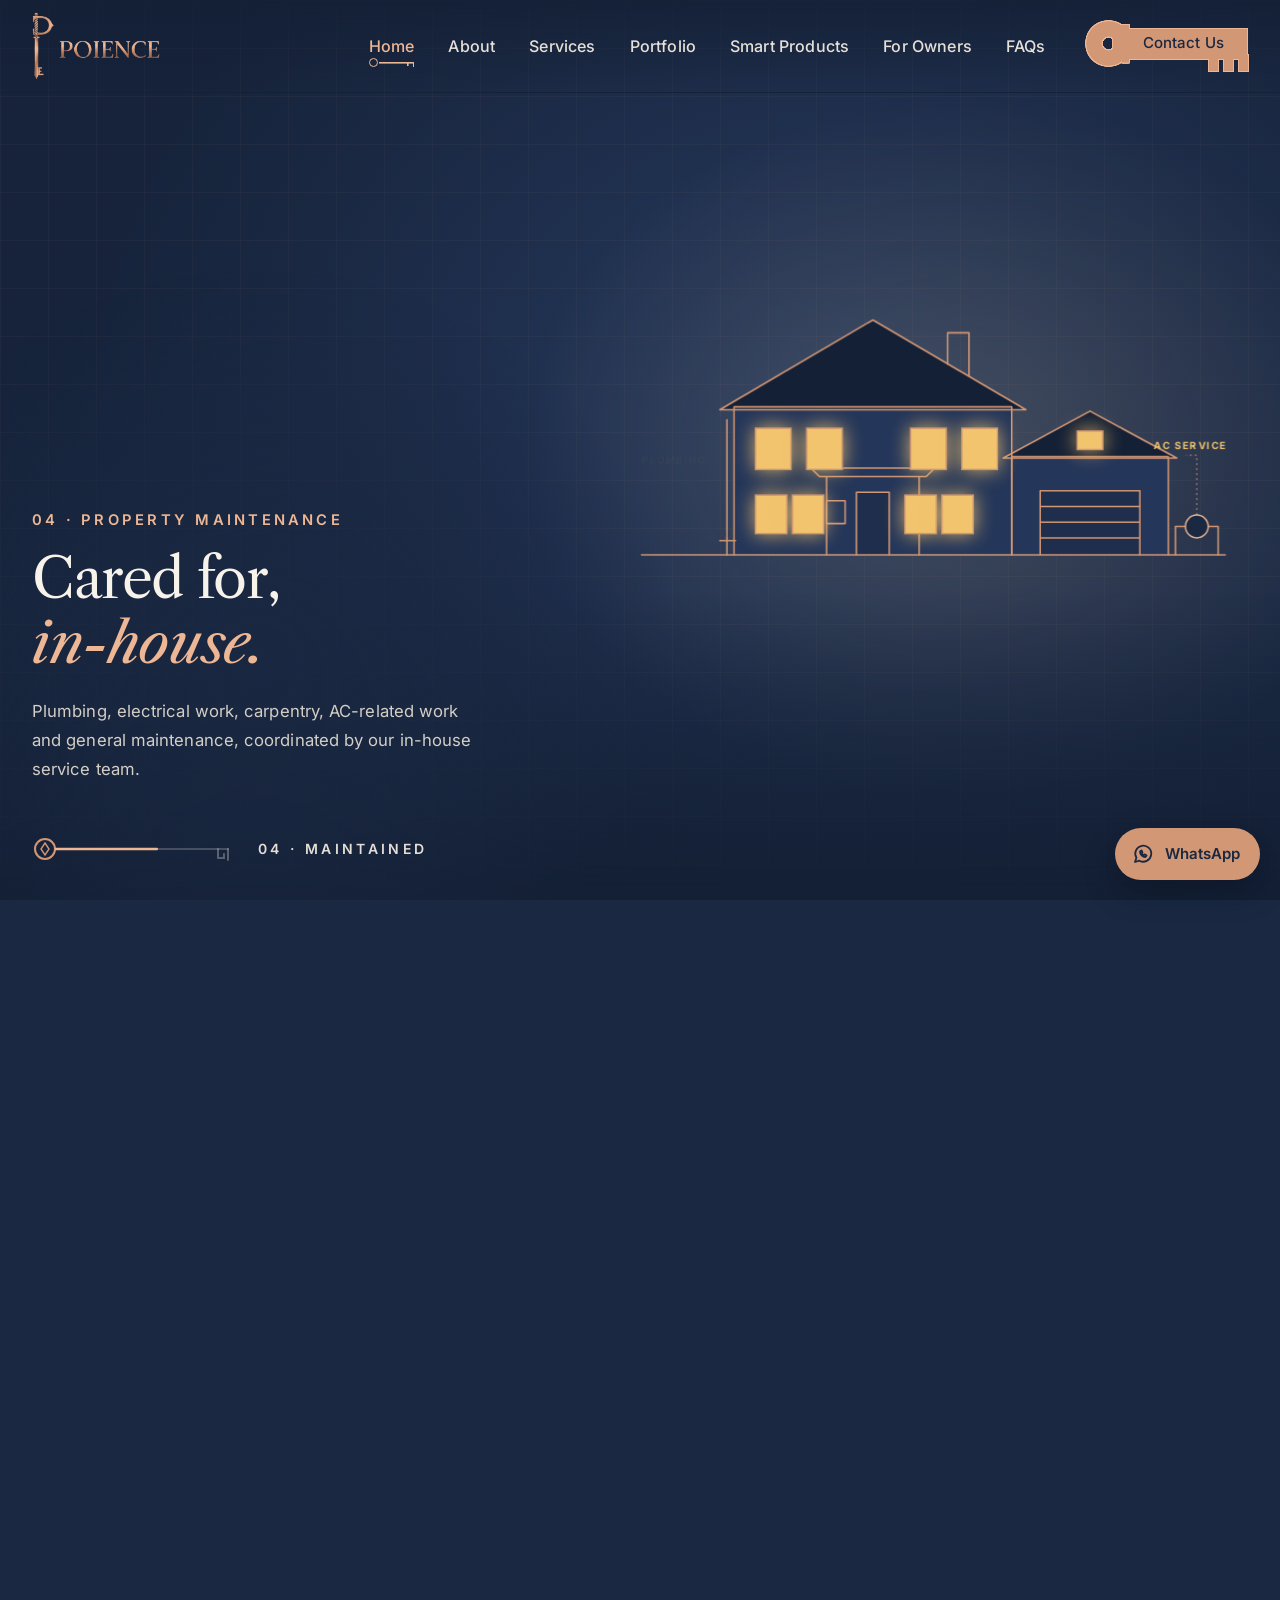
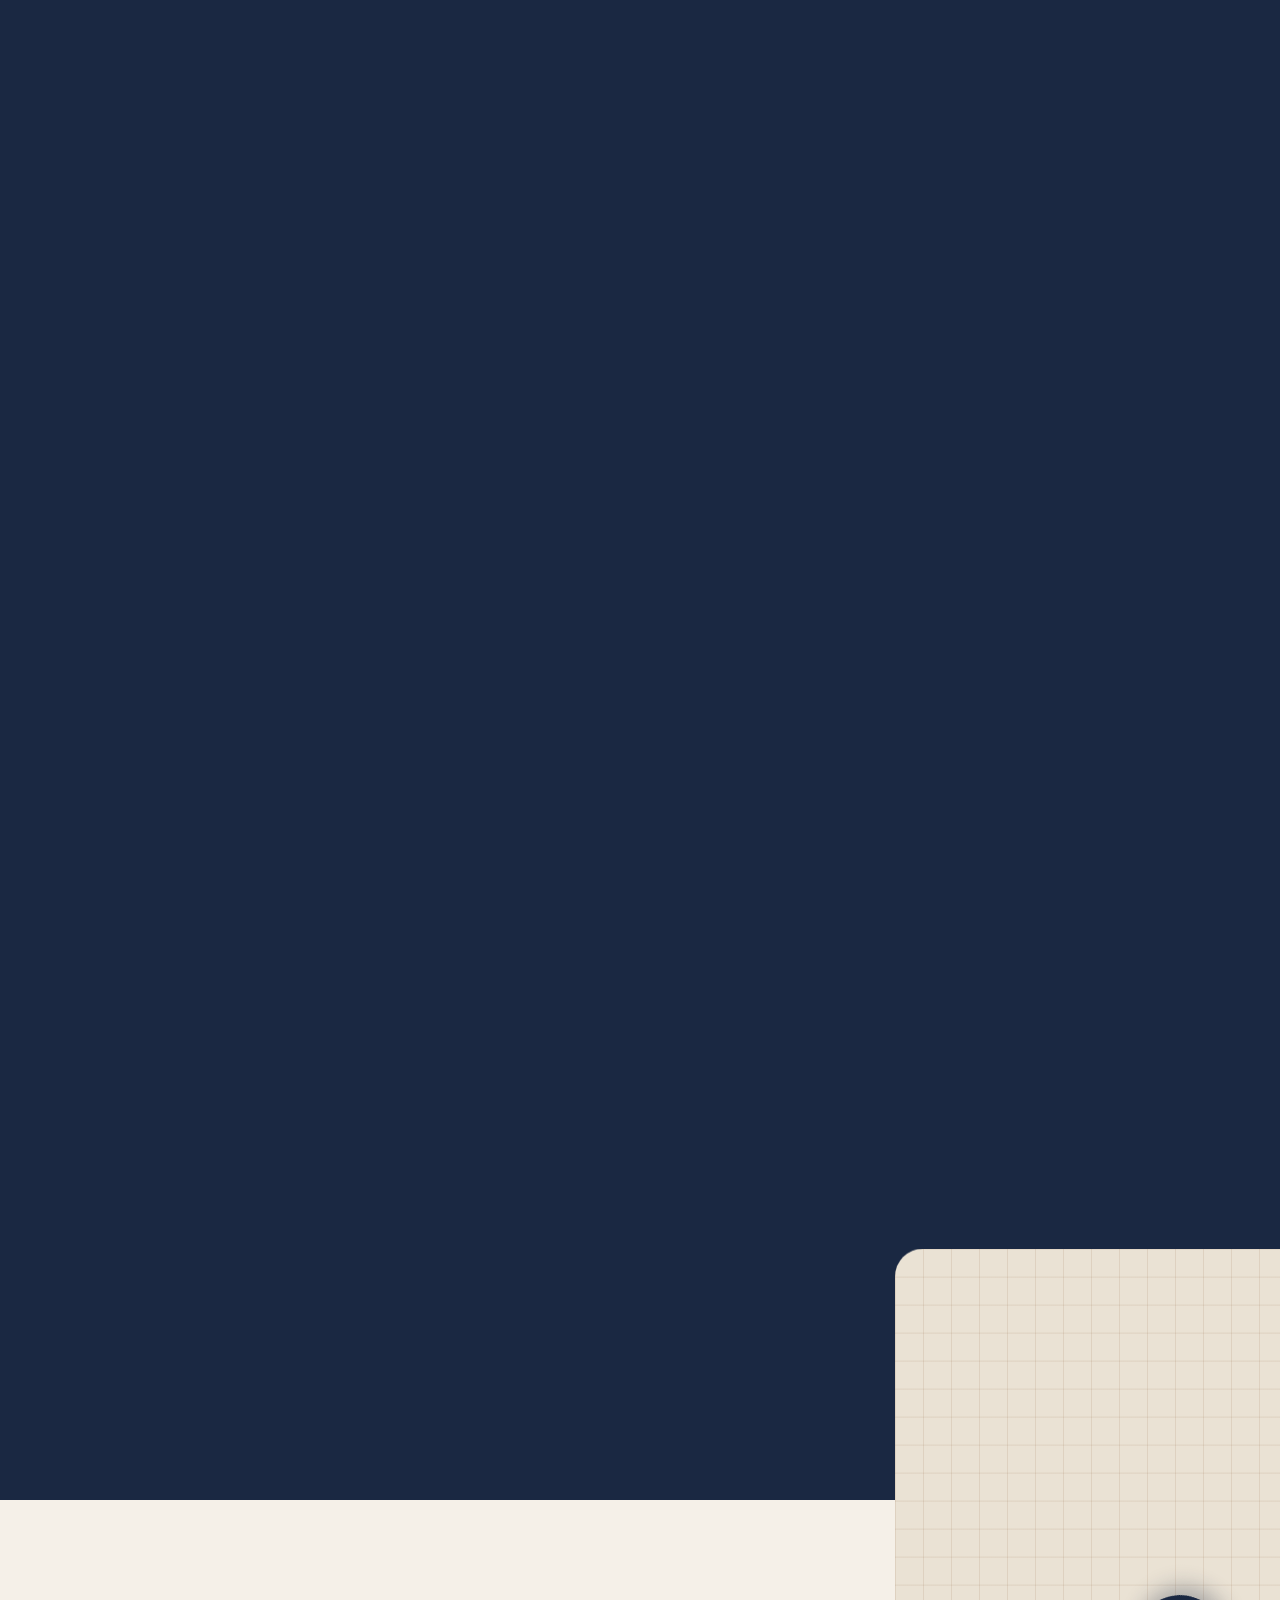
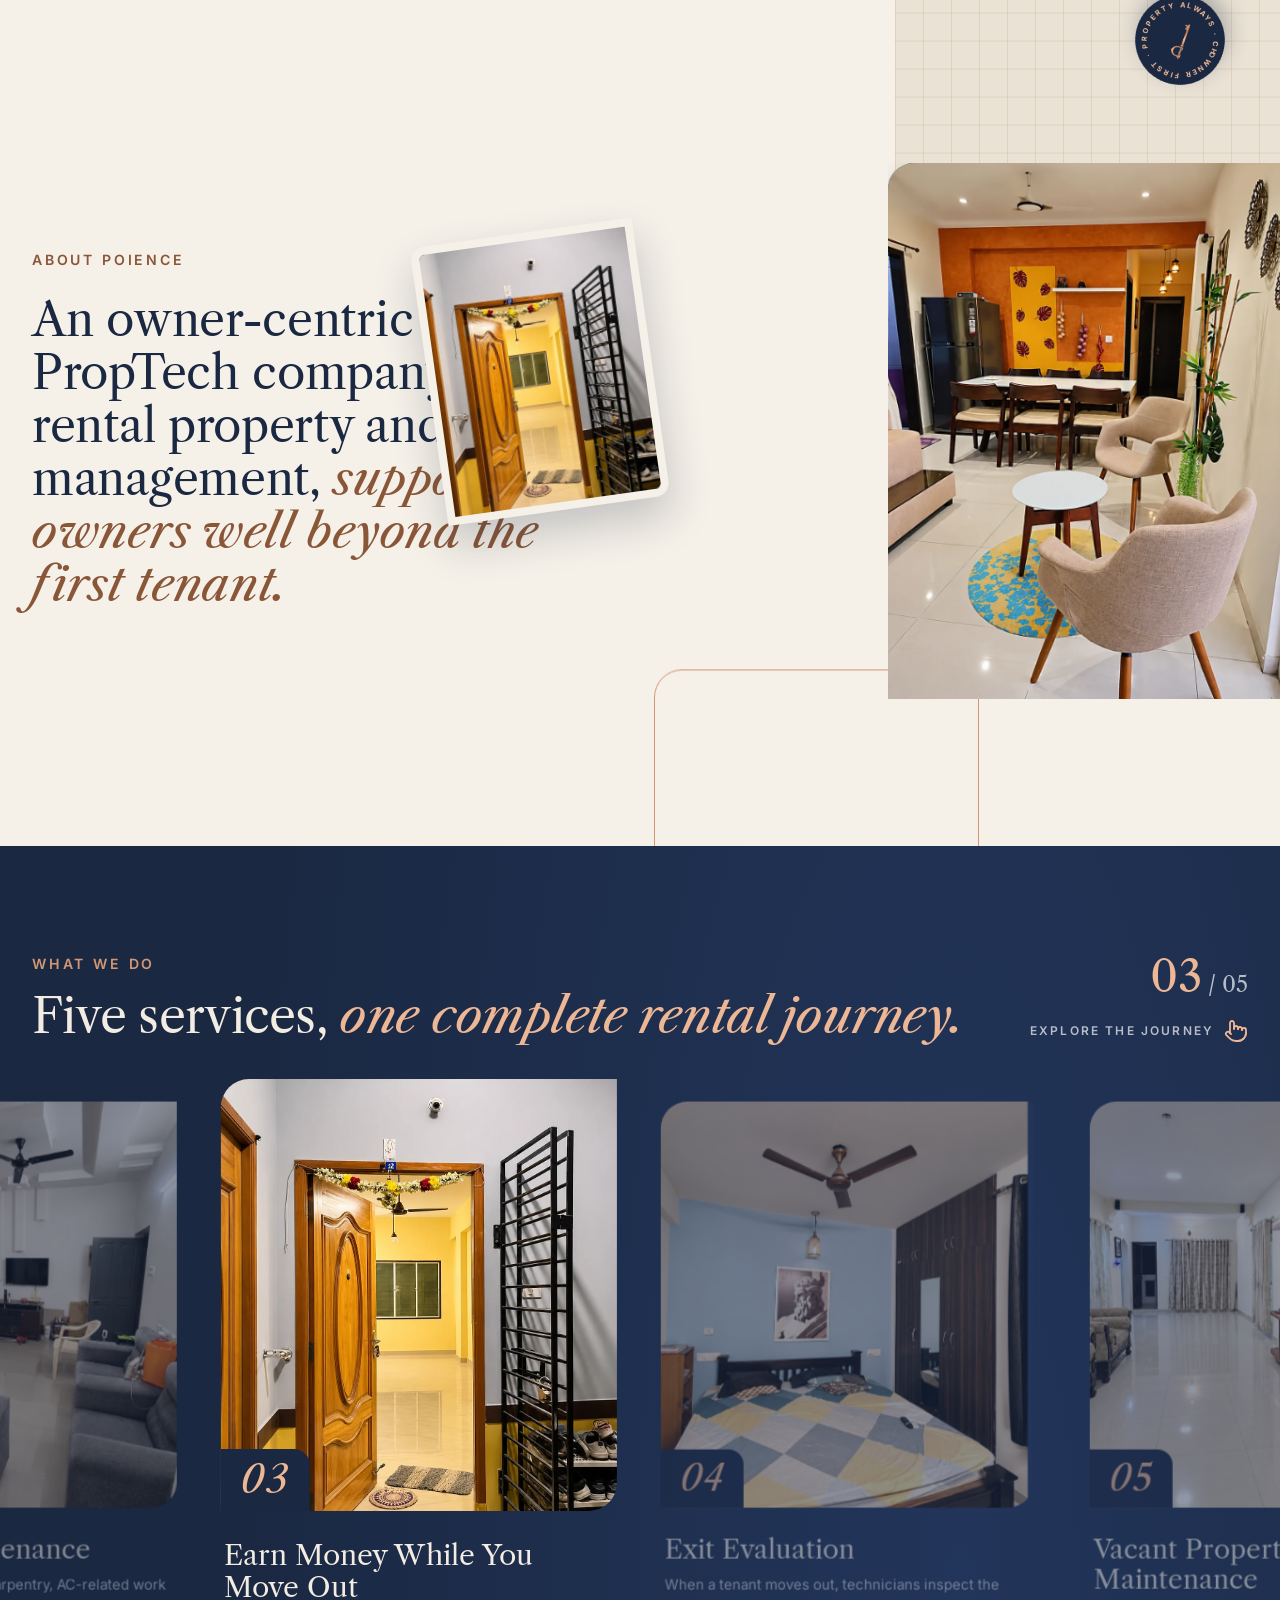
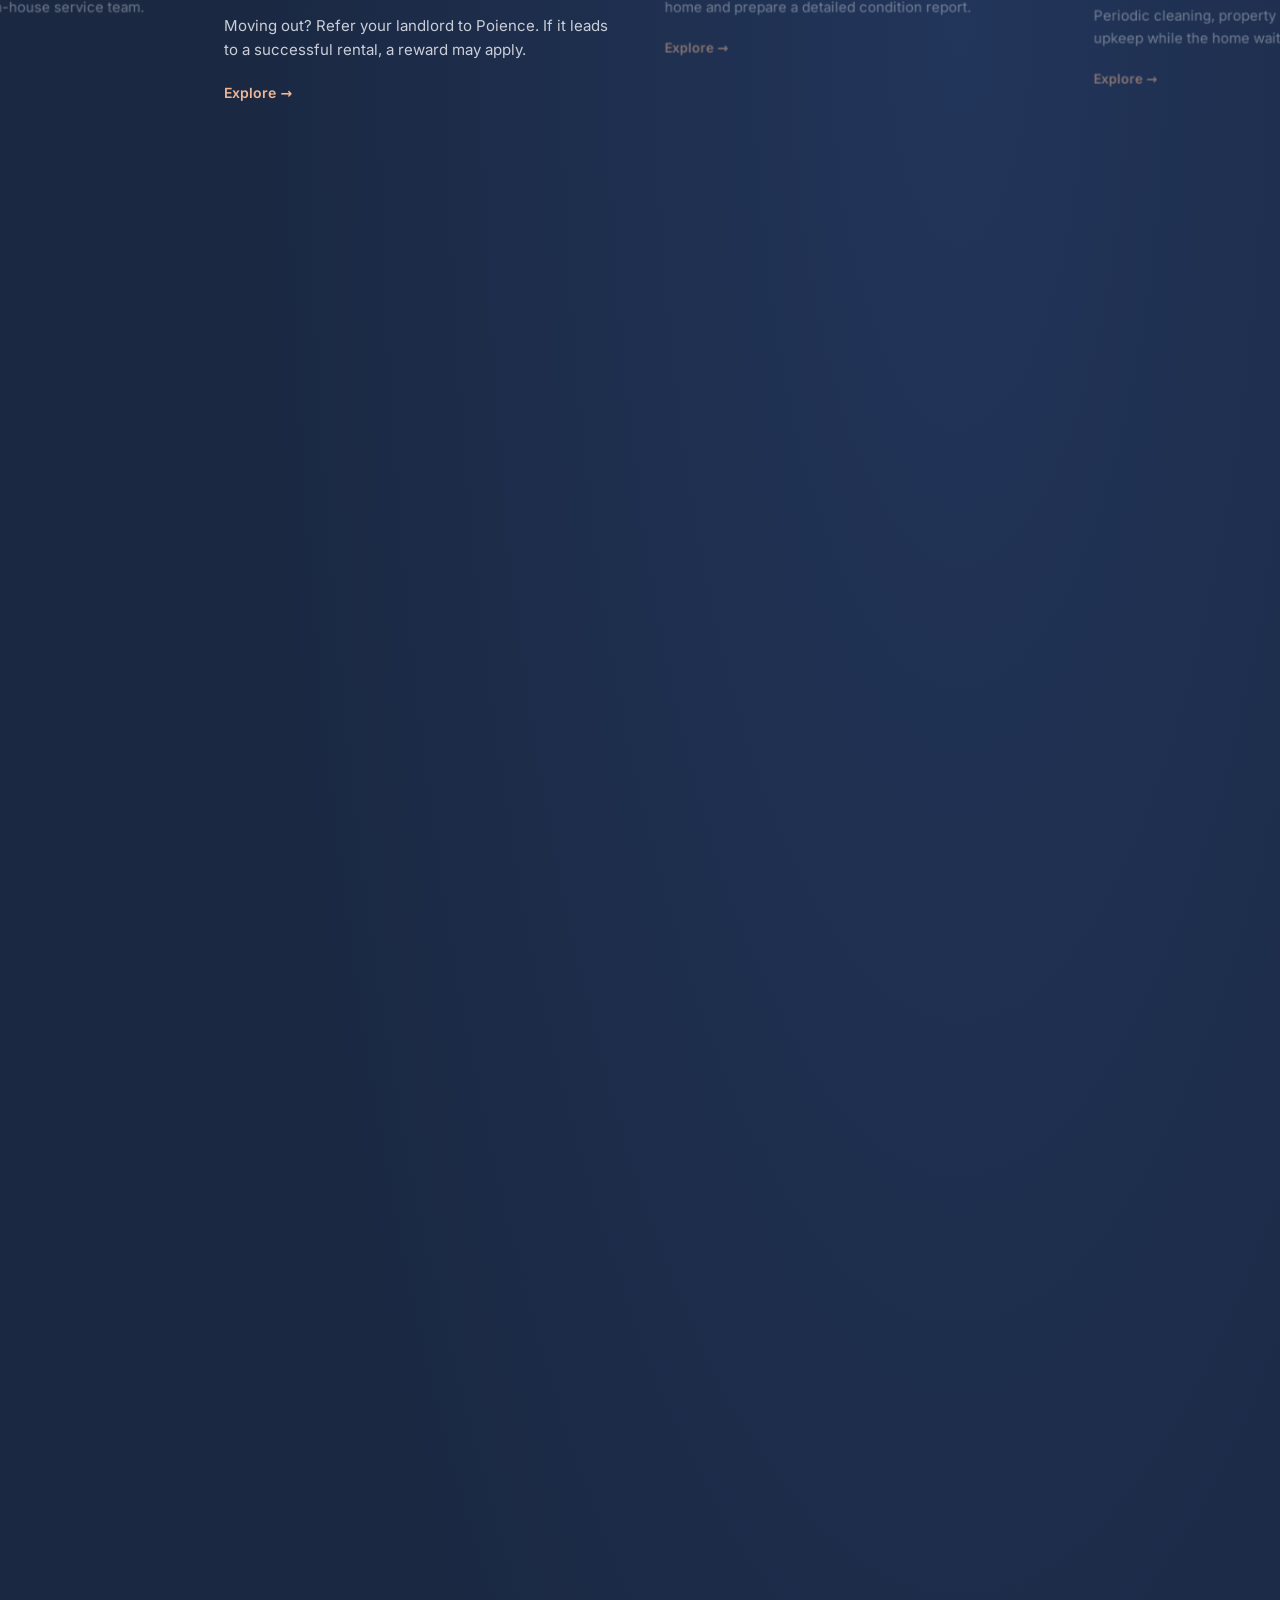
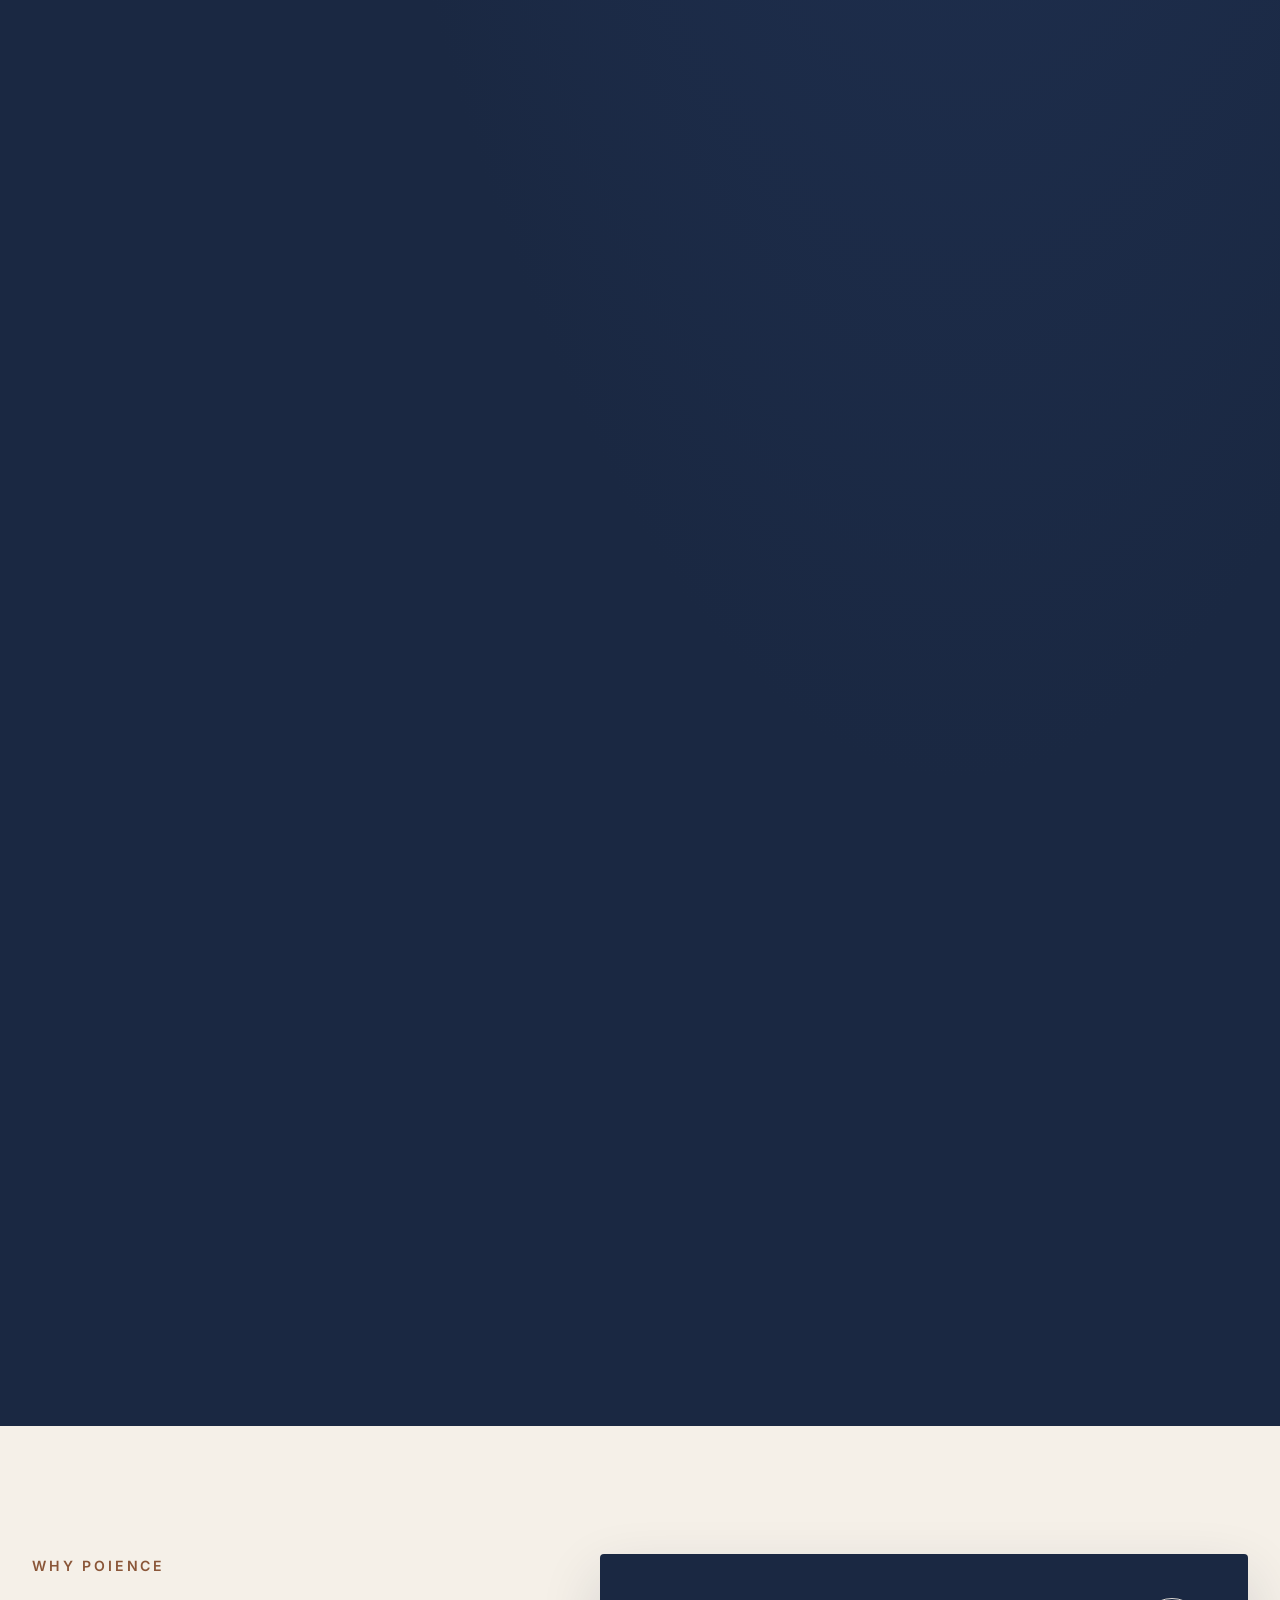
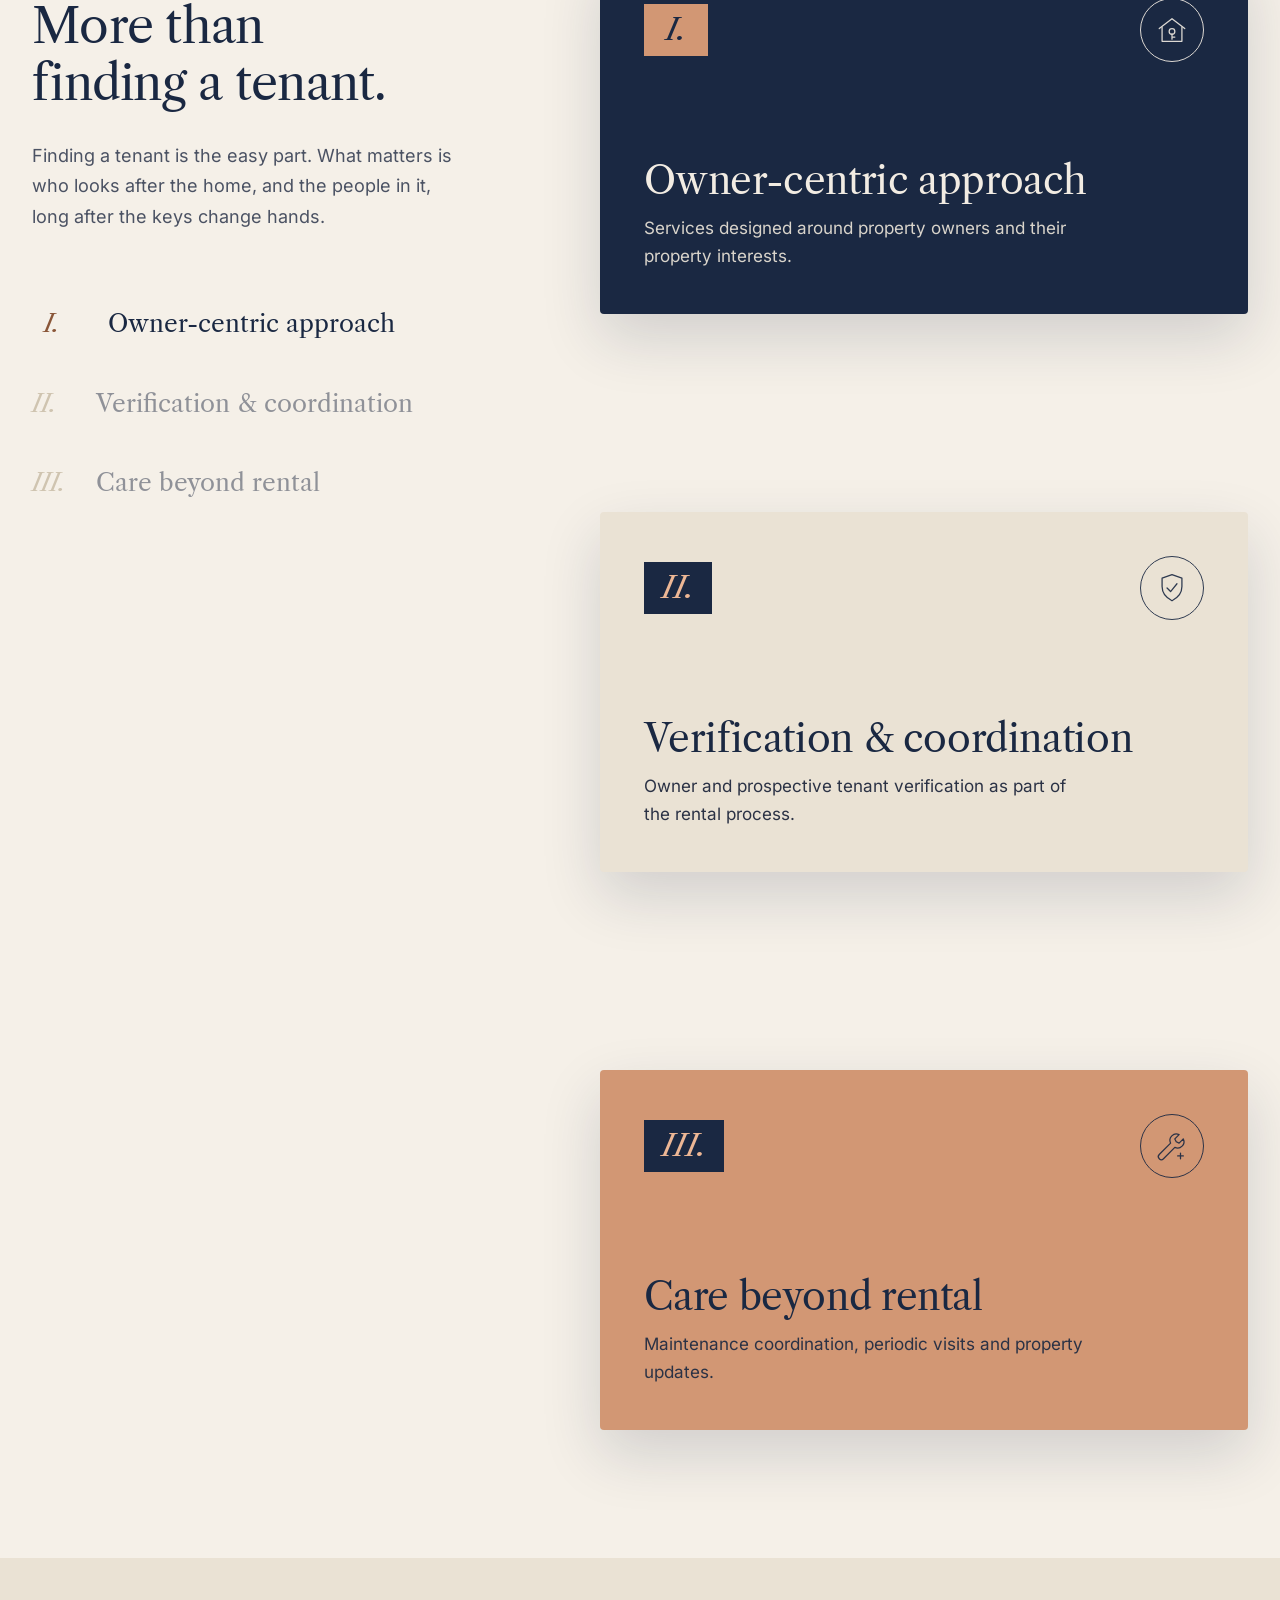
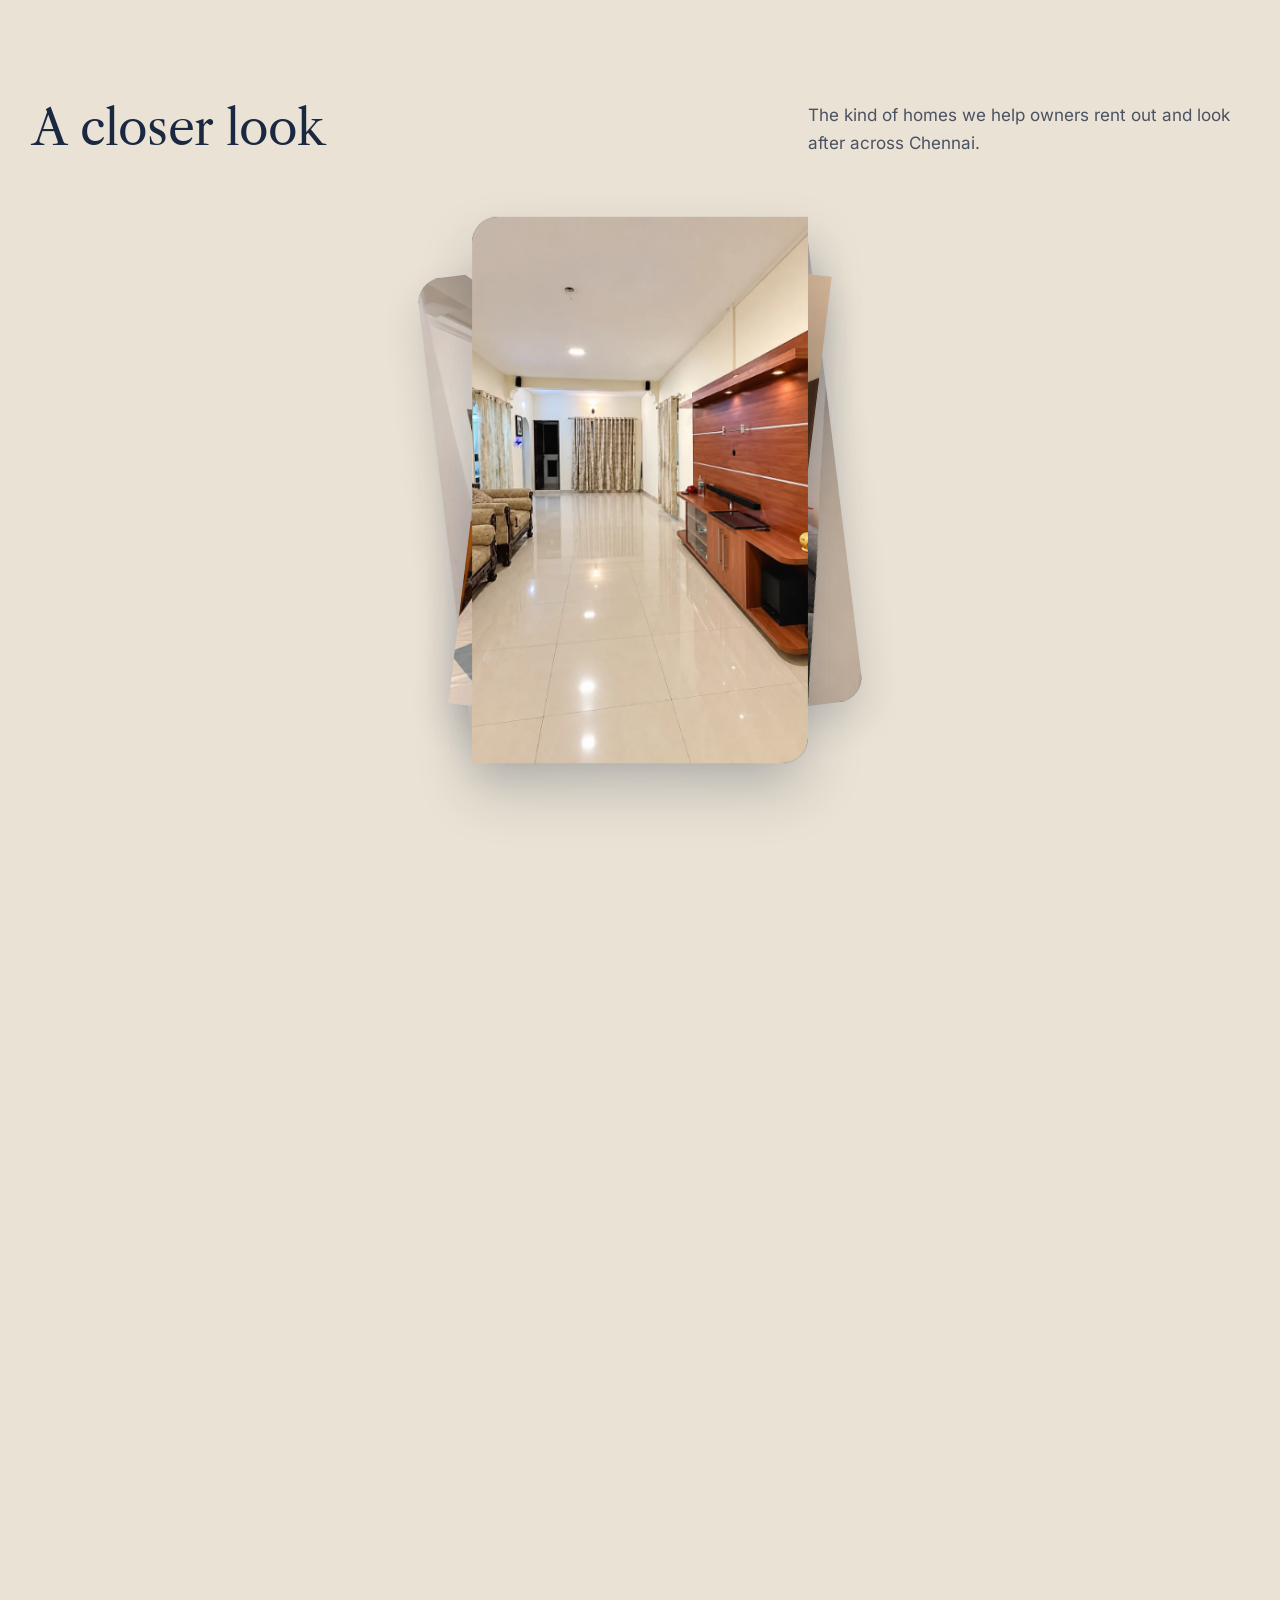
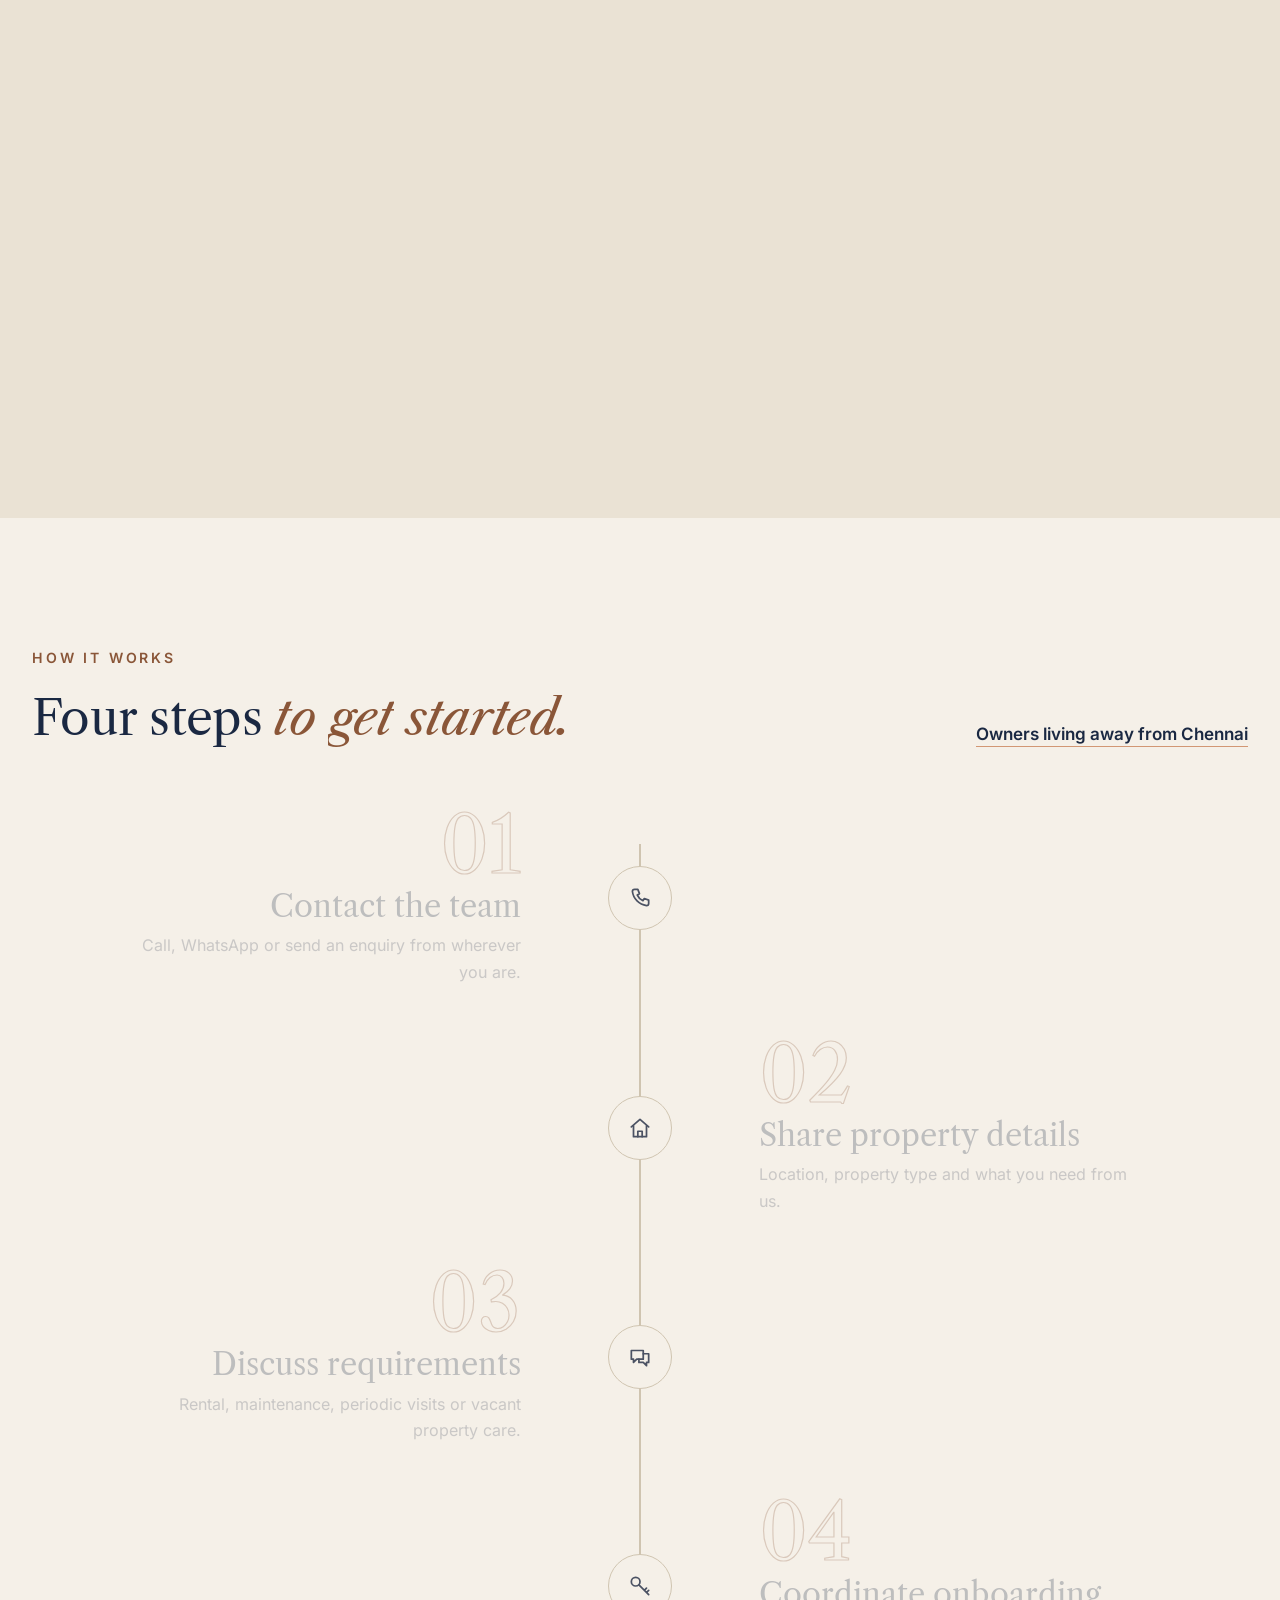
<file: for-owners.html>
<!doctype html>
<html lang="en-IN" class="no-js">
<head>
<meta charset="utf-8">
<meta name="viewport" content="width=device-width, initial-scale=1">
<title>For Property Owners & NRIs — Poience</title>
<meta name="description" content="Own property in Chennai but live in another city or country? Poience supports owners with rental coordination, verification, periodic visits and maintenance.">
<link rel="canonical" href="https://poience.com/for-owners.html">
<meta name="theme-color" content="#1A2842">
<meta property="og:type" content="website">
<meta property="og:site_name" content="Poience">
<meta property="og:title" content="For Property Owners & NRIs — Poience">
<meta property="og:description" content="Own property in Chennai but live in another city or country? Poience supports owners with rental coordination, verification, periodic visits and maintenance.">
<meta property="og:url" content="https://poience.com/for-owners.html">
<meta property="og:image" content="https://poience.com/assets/img/og-image.jpg">
<meta name="twitter:card" content="summary_large_image">
<link rel="icon" href="assets/img/favicon-32.png" sizes="32x32" type="image/png">
<link rel="apple-touch-icon" href="assets/img/apple-touch-icon.png">
<link rel="preload" href="assets/fonts/libre-caslon-text-latin-400-normal.woff2" as="font" type="font/woff2" crossorigin>
<link rel="preload" href="assets/fonts/inter-latin-wght-normal.woff2" as="font" type="font/woff2" crossorigin>
<link rel="stylesheet" href="assets/css/style.css">
<script src="assets/js/main.js" defer></script>
</head>
<body>
<a class="skip-link" href="#main">Skip to content</a>
<header class="site-header">
<div class="container site-header__inner">
<a class="brand" href="index.html" aria-label="Poience home"><img src="assets/img/logo/poience-logo.png" alt="Poience" width="440" height="232"></a>
<button class="menu-toggle" type="button" aria-expanded="false" aria-controls="site-nav" aria-label="Open menu"><span></span></button>
<nav class="nav" id="site-nav" aria-label="Main">
<a href="index.html">Home</a>
<a href="about.html">About</a>
<a href="services.html">Services</a>
<a href="portfolio.html">Portfolio</a>
<a href="smart-products.html">Smart Products</a>
<a href="for-owners.html" aria-current="page">For Owners</a>
<a href="faqs.html">FAQs</a>
<a class="btn btn--copper" href="contact.html">Contact Us</a>
</nav>
</div>
</header>
<main id="main">
<section class="dark photo-hero page-hero">
<picture><img src="assets/img/photos/balcony-view-misty-hills-wooden-roof.webp" alt="" width="1086" height="1448" fetchpriority="high" class="photo-hero__img"></picture>
<div class="container">
<div class="page-hero__meta"><span>For Property Owners · NRIs</span><span>07 / 08</span></div>
<h1 class="display" style="max-width:860px">Your property in Chennai. <em>Managed with care, wherever you are.</em></h1>
<p class="lead" style="margin-top:32px;max-width:560px">Managing a property from another city or country can be challenging. Poience supports owners with rental coordination, verification, periodic visits and maintenance support.</p>
<div class="btn-row" style="margin-top:36px"><a class="btn btn--copper" href="contact.html?service=Property%20Rental">Register Your Property</a><a class="btn btn--ghost" href="contact.html">Talk to Our Team</a></div>
</div>
</section>
<section class="section"><div class="container">
<h2 class="h2 reveal" style="margin-bottom:clamp(40px,6vw,64px);max-width:760px">What we take off your plate.</h2>
<div class="pillars reveal">
<div class="pillar"><span class="numeral">i.</span><h3 class="h3">Rental coordination</h3><p>Property onboarding, listing and tenant coordination.</p></div>
<div class="pillar"><span class="numeral">ii.</span><h3 class="h3">Verification</h3><p>Owner / property and prospective tenant verification processes.</p></div>
<div class="pillar"><span class="numeral">iii.</span><h3 class="h3">Property care</h3><p>Periodic visits, maintenance coordination and updates.</p></div>
</div></div></section>
<section class="section dark"><div class="container split split--start">
<div class="reveal"><span class="eyebrow">How to get started</span><h2 class="h2">Four steps, <em>from wherever you live.</em></h2></div>
<ol class="numbered reveal" data-delay="1">
<li><span class="numeral">01</span><div><h3>Contact the team</h3><p>Call, WhatsApp or send an enquiry from wherever you are.</p></div></li>
<li><span class="numeral">02</span><div><h3>Share property details</h3><p>Location, property type and current status.</p></div></li>
<li><span class="numeral">03</span><div><h3>Discuss requirements</h3><p>Rental, maintenance, periodic visits or vacant care.</p></div></li>
<li><span class="numeral">04</span><div><h3>Coordinate onboarding</h3><p>We take it from there and keep you updated.</p></div></li>
</ol></div></section>
</main>
<footer>
<section class="cta-band dark" data-reveal aria-labelledby="cta-title">
<div class="cta-band__grid" aria-hidden="true"></div><svg class="cta-band__art" viewBox="0 0 1000 450" preserveAspectRatio="xMaxYMax meet" aria-hidden="true" focusable="false"><path pathLength="1" class="d g" d="M40 380H980" /><path pathLength="1" class="t" d="M60 380L48 392" /><path pathLength="1" class="t" d="M82 380L70 392" /><path pathLength="1" class="t" d="M104 380L92 392" /><path pathLength="1" class="t" d="M126 380L114 392" /><path pathLength="1" class="t" d="M148 380L136 392" /><path pathLength="1" class="t" d="M170 380L158 392" /><path pathLength="1" class="t" d="M192 380L180 392" /><path pathLength="1" class="t" d="M214 380L202 392" /><path pathLength="1" class="t" d="M236 380L224 392" /><path pathLength="1" class="t" d="M258 380L246 392" /><path pathLength="1" class="t" d="M280 380L268 392" /><path pathLength="1" class="t" d="M302 380L290 392" /><path pathLength="1" class="t" d="M324 380L312 392" /><path pathLength="1" class="t" d="M346 380L334 392" /><path pathLength="1" class="t" d="M368 380L356 392" /><path pathLength="1" class="t" d="M390 380L378 392" /><path pathLength="1" class="t" d="M412 380L400 392" /><path pathLength="1" class="t" d="M434 380L422 392" /><path pathLength="1" class="t" d="M456 380L444 392" /><path pathLength="1" class="t" d="M478 380L466 392" /><path pathLength="1" class="t" d="M500 380L488 392" /><path pathLength="1" class="t" d="M522 380L510 392" /><path pathLength="1" class="t" d="M544 380L532 392" /><path pathLength="1" class="t" d="M566 380L554 392" /><path pathLength="1" class="t" d="M588 380L576 392" /><path pathLength="1" class="t" d="M610 380L598 392" /><path pathLength="1" class="t" d="M632 380L620 392" /><path pathLength="1" class="t" d="M654 380L642 392" /><path pathLength="1" class="t" d="M676 380L664 392" /><path pathLength="1" class="t" d="M698 380L686 392" /><path pathLength="1" class="t" d="M720 380L708 392" /><path pathLength="1" class="t" d="M742 380L730 392" /><path pathLength="1" class="t" d="M764 380L752 392" /><path pathLength="1" class="t" d="M786 380L774 392" /><path pathLength="1" class="t" d="M808 380L796 392" /><path pathLength="1" class="t" d="M830 380L818 392" /><path pathLength="1" class="t" d="M852 380L840 392" /><path pathLength="1" class="t" d="M874 380L862 392" /><path pathLength="1" class="t" d="M896 380L884 392" /><path pathLength="1" class="t" d="M918 380L906 392" /><path pathLength="1" class="t" d="M940 380L928 392" /><path pathLength="1" class="t" d="M962 380L950 392" /><rect pathLength="1" class="d" x="300" y="250" width="420" height="130" /><rect pathLength="1" class="d" x="250" y="140" width="520" height="110" /><rect pathLength="1" class="d" x="236" y="124" width="548" height="16" /><rect pathLength="1" class="d" x="560" y="92" width="150" height="32" /><path pathLength="1" class="t" d="M330 124L330 100" /><path pathLength="1" class="t" d="M356 124L356 100" /><path pathLength="1" class="t" d="M382 124L382 100" /><path pathLength="1" class="t" d="M408 124L408 100" /><path pathLength="1" class="t" d="M434 124L434 100" /><path pathLength="1" class="t" d="M460 124L460 100" /><path pathLength="1" class="t" d="M486 124L486 100" /><path pathLength="1" class="t" d="M512 124L512 100" /><path pathLength="1" class="t" d="M538 124L538 100" /><path pathLength="1" class="t" d="M320 100H550" /><rect pathLength="1" class="d" x="275" y="162" width="92" height="64" /><path pathLength="1" class="t" d="M321 162L321 226" /><rect pathLength="1" class="d w" x="385" y="162" width="92" height="64" /><path pathLength="1" class="t" d="M431 162L431 226" /><rect pathLength="1" class="d" x="495" y="162" width="92" height="64" /><path pathLength="1" class="t" d="M541 162L541 226" /><rect pathLength="1" class="d w" x="605" y="162" width="92" height="64" /><path pathLength="1" class="t" d="M651 162L651 226" /><path pathLength="1" class="t" d="M258 236L258 250" /><path pathLength="1" class="t" d="M270 236L270 250" /><path pathLength="1" class="t" d="M282 236L282 250" /><path pathLength="1" class="t" d="M294 236L294 250" /><path pathLength="1" class="t" d="M306 236L306 250" /><path pathLength="1" class="t" d="M318 236L318 250" /><path pathLength="1" class="t" d="M330 236L330 250" /><path pathLength="1" class="t" d="M342 236L342 250" /><path pathLength="1" class="t" d="M354 236L354 250" /><path pathLength="1" class="t" d="M366 236L366 250" /><path pathLength="1" class="t" d="M378 236L378 250" /><path pathLength="1" class="t" d="M390 236L390 250" /><path pathLength="1" class="t" d="M402 236L402 250" /><path pathLength="1" class="t" d="M414 236L414 250" /><path pathLength="1" class="t" d="M426 236L426 250" /><path pathLength="1" class="t" d="M438 236L438 250" /><path pathLength="1" class="t" d="M450 236L450 250" /><path pathLength="1" class="t" d="M462 236L462 250" /><path pathLength="1" class="t" d="M474 236L474 250" /><path pathLength="1" class="t" d="M486 236L486 250" /><path pathLength="1" class="t" d="M498 236L498 250" /><path pathLength="1" class="t" d="M510 236L510 250" /><path pathLength="1" class="t" d="M522 236L522 250" /><path pathLength="1" class="t" d="M534 236L534 250" /><path pathLength="1" class="t" d="M546 236L546 250" /><path pathLength="1" class="t" d="M558 236L558 250" /><path pathLength="1" class="t" d="M570 236L570 250" /><path pathLength="1" class="t" d="M582 236L582 250" /><path pathLength="1" class="t" d="M594 236L594 250" /><path pathLength="1" class="t" d="M606 236L606 250" /><path pathLength="1" class="t" d="M618 236L618 250" /><path pathLength="1" class="t" d="M630 236L630 250" /><path pathLength="1" class="t" d="M642 236L642 250" /><path pathLength="1" class="t" d="M654 236L654 250" /><path pathLength="1" class="t" d="M666 236L666 250" /><path pathLength="1" class="t" d="M678 236L678 250" /><path pathLength="1" class="t" d="M690 236L690 250" /><path pathLength="1" class="t" d="M702 236L702 250" /><path pathLength="1" class="t" d="M714 236L714 250" /><path pathLength="1" class="t" d="M726 236L726 250" /><path pathLength="1" class="t" d="M738 236L738 250" /><path pathLength="1" class="t" d="M750 236L750 250" /><path pathLength="1" class="t" d="M250 236H770" /><rect pathLength="1" class="d w" x="470" y="290" width="60" height="90" /><path pathLength="1" class="t" d="M500 290L500 380" /><circle pathLength="1" class="t" cx="522" cy="338" r="2.5"/><rect pathLength="1" class="d" x="330" y="282" width="110" height="70" /><path pathLength="1" class="t" d="M385 282L385 352" /><path pathLength="1" class="t" d="M330 317H440" /><rect pathLength="1" class="d w" x="560" y="282" width="130" height="70" /><path pathLength="1" class="t" d="M625 282L625 352" /><path pathLength="1" class="t" d="M458 373H542" /><path pathLength="1" class="t" d="M450 366H550" /><path pathLength="1" class="t" d="M442 359H558" /><path pathLength="1" class="d" d="M140 380V350" /><circle pathLength="1" class="d" cx="140" cy="318" r="32"/><circle pathLength="1" class="t" cx="126" cy="310" r="17"/><circle pathLength="1" class="t" cx="156" cy="328" r="14"/><rect pathLength="1" class="d" x="790" y="330" width="170" height="50" /><path pathLength="1" class="t" d="M805 338L805 372" /><path pathLength="1" class="t" d="M820 338L820 372" /><path pathLength="1" class="t" d="M835 338L835 372" /><path pathLength="1" class="t" d="M850 338L850 372" /><path pathLength="1" class="t" d="M865 338L865 372" /><path pathLength="1" class="t" d="M880 338L880 372" /><path pathLength="1" class="t" d="M895 338L895 372" /><path pathLength="1" class="t" d="M910 338L910 372" /><path pathLength="1" class="t" d="M925 338L925 372" /><path pathLength="1" class="t" d="M940 338L940 372" /><path pathLength="1" class="t" d="M955 338L955 372" /><path pathLength="1" class="t" d="M236 420H784M236 412V428M784 412V428" /><text x="510" y="414" text-anchor="middle">16 400</text><path pathLength="1" class="t" d="M810 92V380M802 92H818M802 380H818" /><text x="822" y="240" transform="rotate(90 822 240)" text-anchor="middle">+ 9.60</text><path pathLength="1" class="t" d="M236 60H560" stroke-dasharray="3 5"/><path pathLength="1" class="t" d="M200 140H236M200 140l-8 -8h16z" /><text x="160" y="134" text-anchor="end">FF +3.20</text><path pathLength="1" class="t" d="M200 250H236M200 250l-8 -8h16z" /><text x="160" y="244" text-anchor="end">GF +0.00</text><path pathLength="1" class="t" d="M40 40H210V92H40Z M40 66H210" /><text x="50" y="58">ELEVATION · A</text><text x="50" y="84">POIENCE / CHN</text><g transform="translate(930 70)"><circle pathLength="1" class="t" r="22"/><path pathLength="1" class="d" d="M0 -18L7 10 0 4 -7 10Z"/><text y="-28" text-anchor="middle">N</text></g></svg>
<div class="container">
<h2 class="h2" id="cta-title">Your property deserves <em>more than just a tenant.</em></h2>
<div class="btn-row"><a class="btn btn--copper" href="contact.html">Talk to Our Team <span class="arrow" aria-hidden="true">→</span></a><a class="btn btn--ghost" href="contact.html?service=Property%20Rental">List Your Property</a></div>
</div>
</section>
<div class="site-footer">
<div class="container site-footer__grid">
<div><img src="assets/img/logo/poience-logo.png" alt="Poience" width="440" height="232" loading="lazy"><p>An owner-centric PropTech company focused on rental property and asset management in Chennai.</p></div>
<div><h2>PAGES</h2><ul><li><a href="index.html">Home</a></li><li><a href="about.html">About</a></li><li><a href="services.html">Services</a></li><li><a href="portfolio.html">Portfolio</a></li><li><a href="smart-products.html">Smart Products</a></li><li><a href="for-owners.html">For Owners</a></li><li><a href="faqs.html">FAQs</a></li><li><a href="contact.html">Contact Us</a></li></ul></div>
<div><h2>GET IN TOUCH</h2><ul>
<li><a href="tel:+919940423352">Phone · +91 99404 23352</a></li>
<li><a href="https://wa.me/919940423352?text=Hi%20Poience%2C%20I%20would%20like%20to%20know%20more.">WhatsApp · +91 99404 23352</a></li>
<li><a href="mailto:hello@poience.com">Email · [EMAIL ADDRESS]</a></li>
<li><a href="https://www.instagram.com/poience/" target="_blank" rel="noopener">Instagram · @poience</a></li>
<li>Chennai · OMR</li></ul></div>
</div>
<div class="container site-footer__base"><span>© <span data-year>2026</span> Poience Private Limited</span><span><a href="privacy.html">Privacy Policy</a> · Owner first. Property always.</span></div>
</div>
</footer>
<a class="wa-fab" href="https://wa.me/919940423352?text=Hi%20Poience%2C%20I%20would%20like%20to%20know%20more." aria-label="Chat with Poience on WhatsApp"><svg viewBox="0 0 24 24" aria-hidden="true" fill="none" stroke="currentColor" stroke-width="1.8" stroke-linecap="round" stroke-linejoin="round"><path d="M4 20 L5.4 15.8 A8 8 0 1 1 8.4 18.7 Z"/><path d="M9 9.5 c0 3 2.5 5.5 5.5 5.5 l1 -1.6 -2 -1 -0.8 0.8 c-1 -0.4 -1.6 -1 -2 -2 l0.8 -0.8 -1 -2 Z"/></svg><span>WhatsApp</span></a>
</body>
</html>
</file>
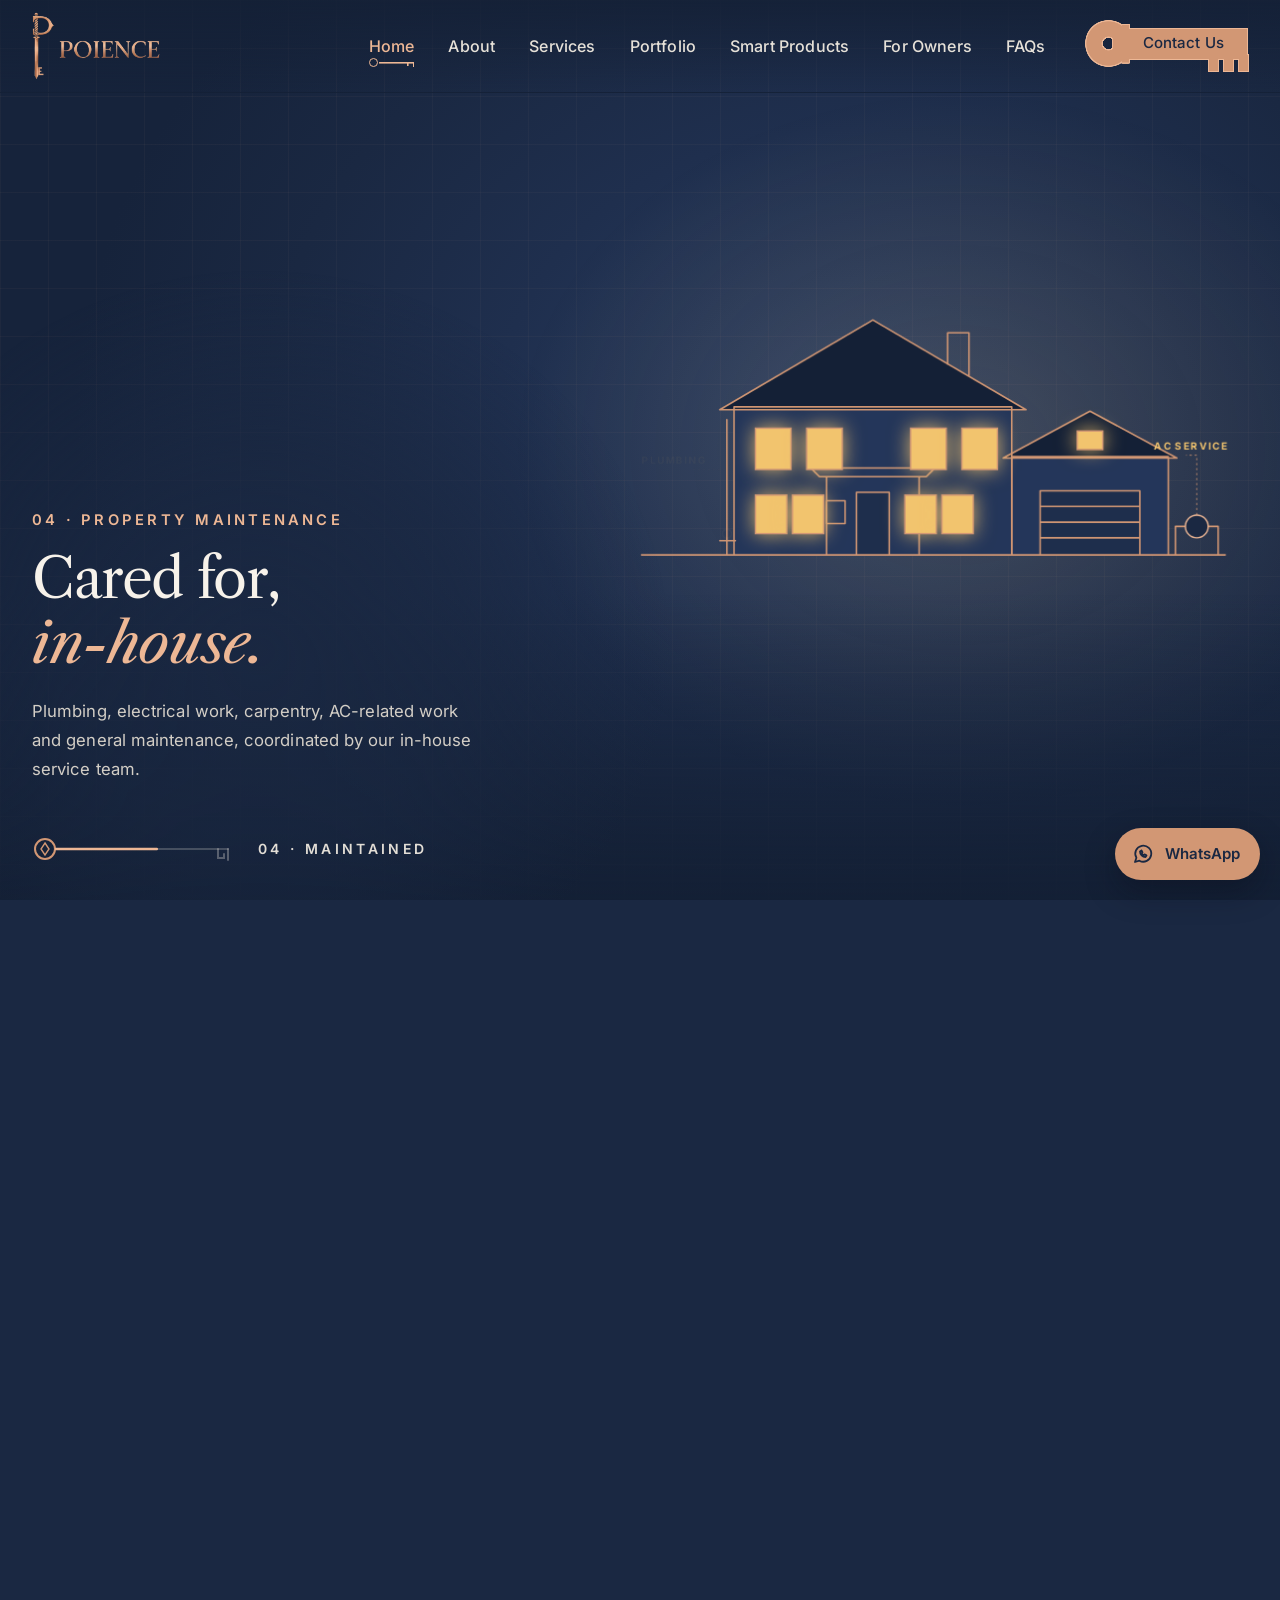
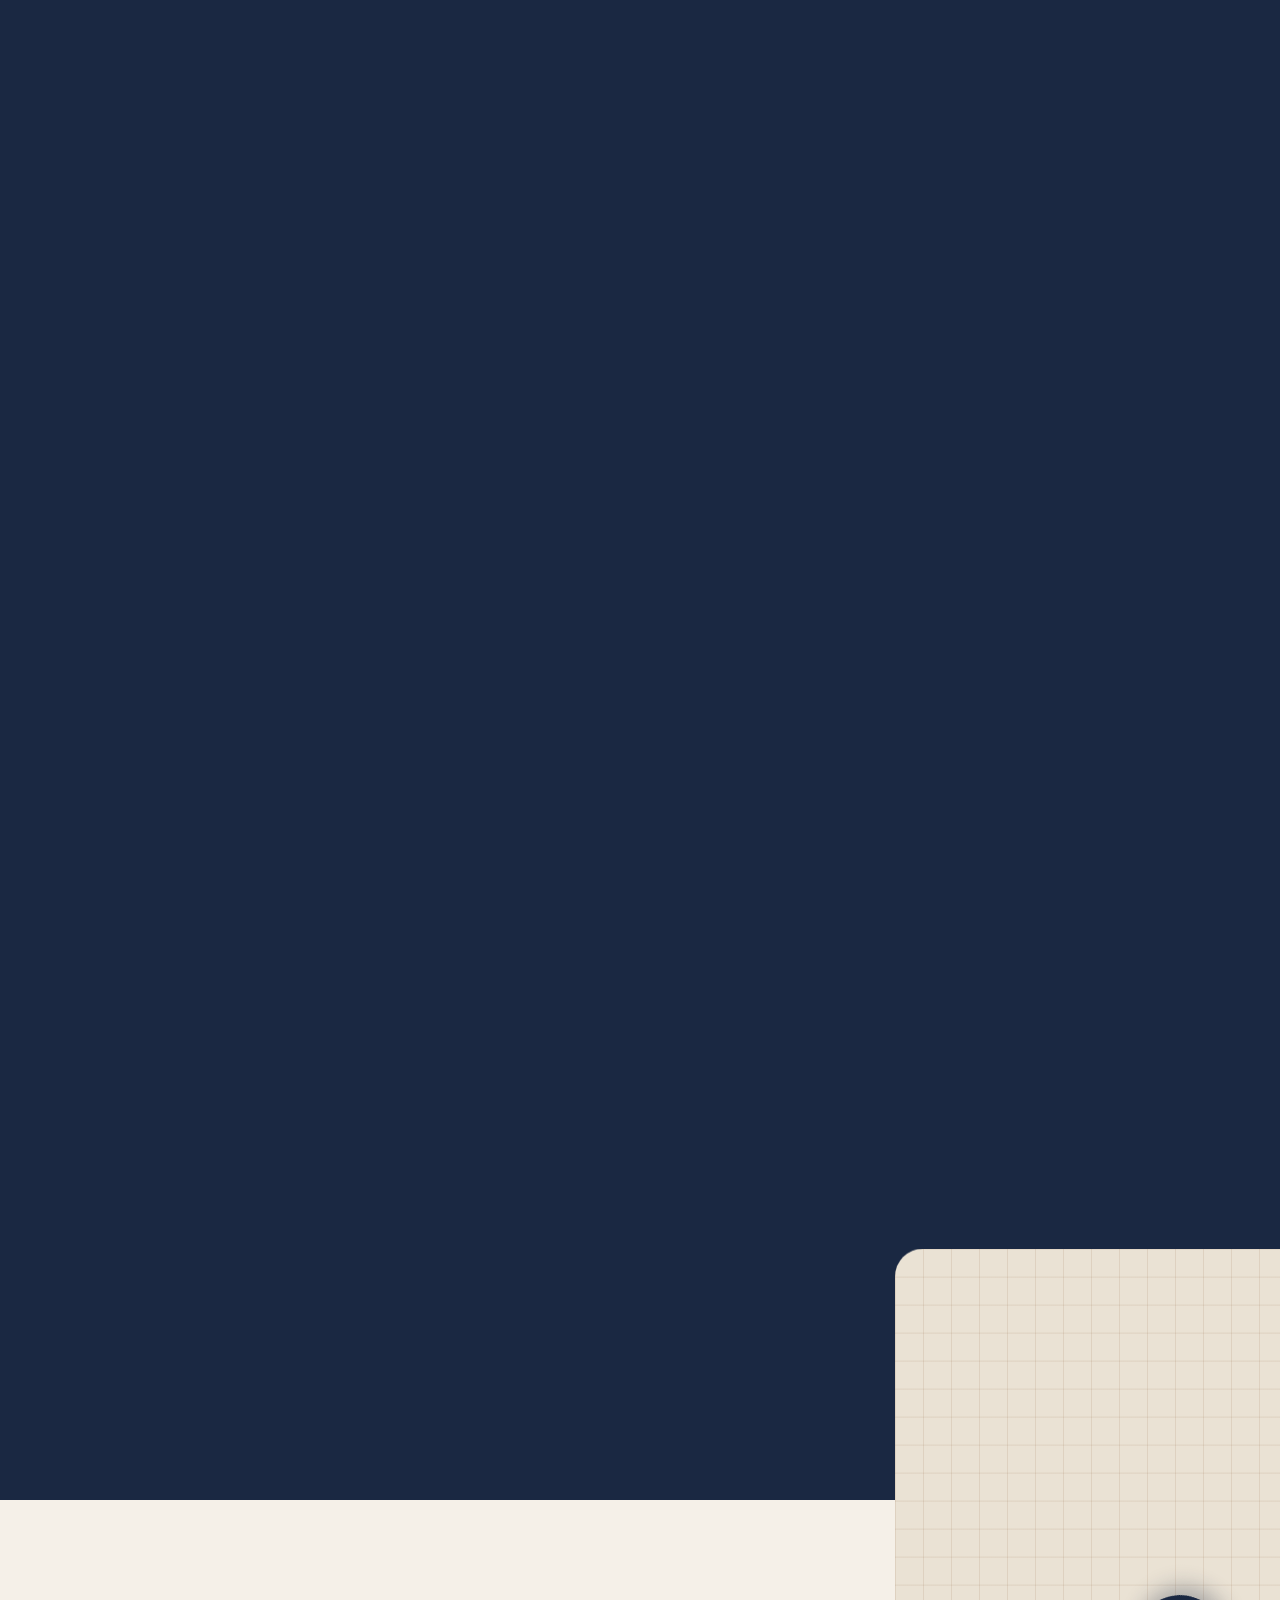
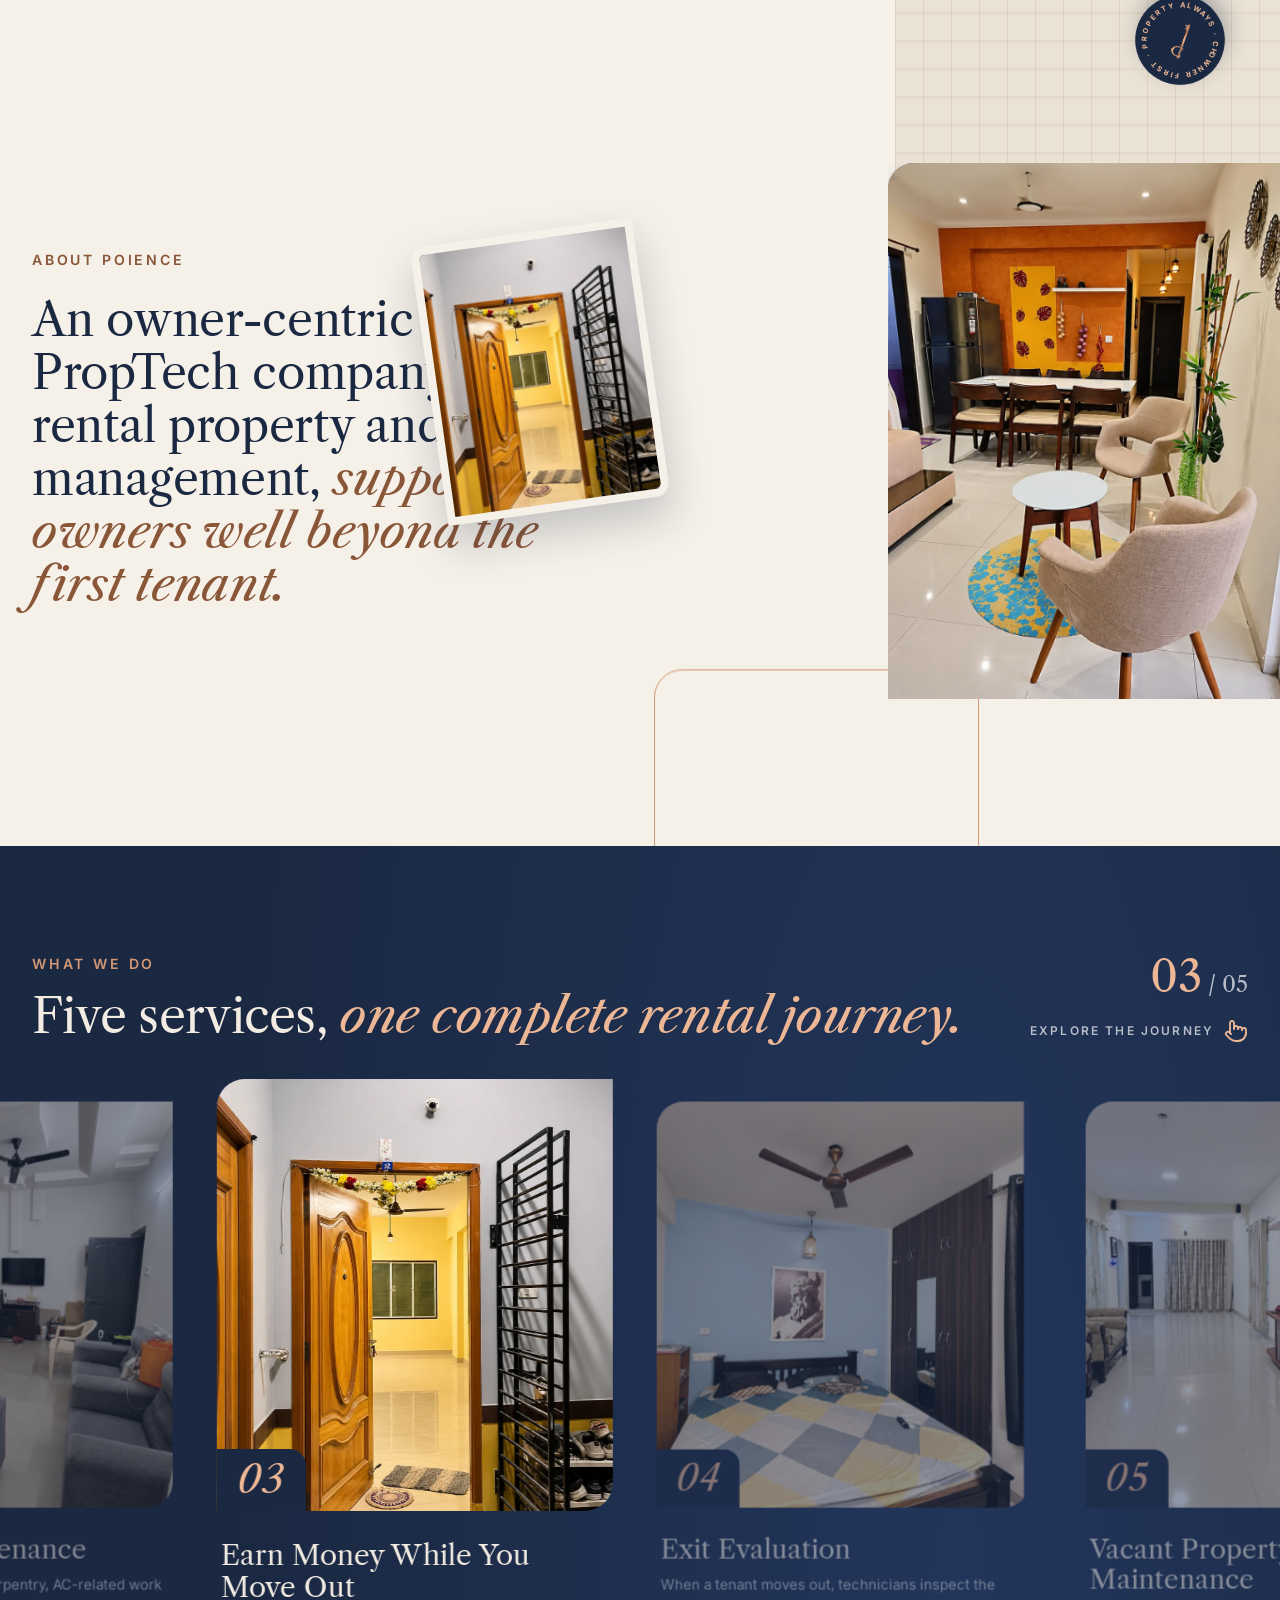
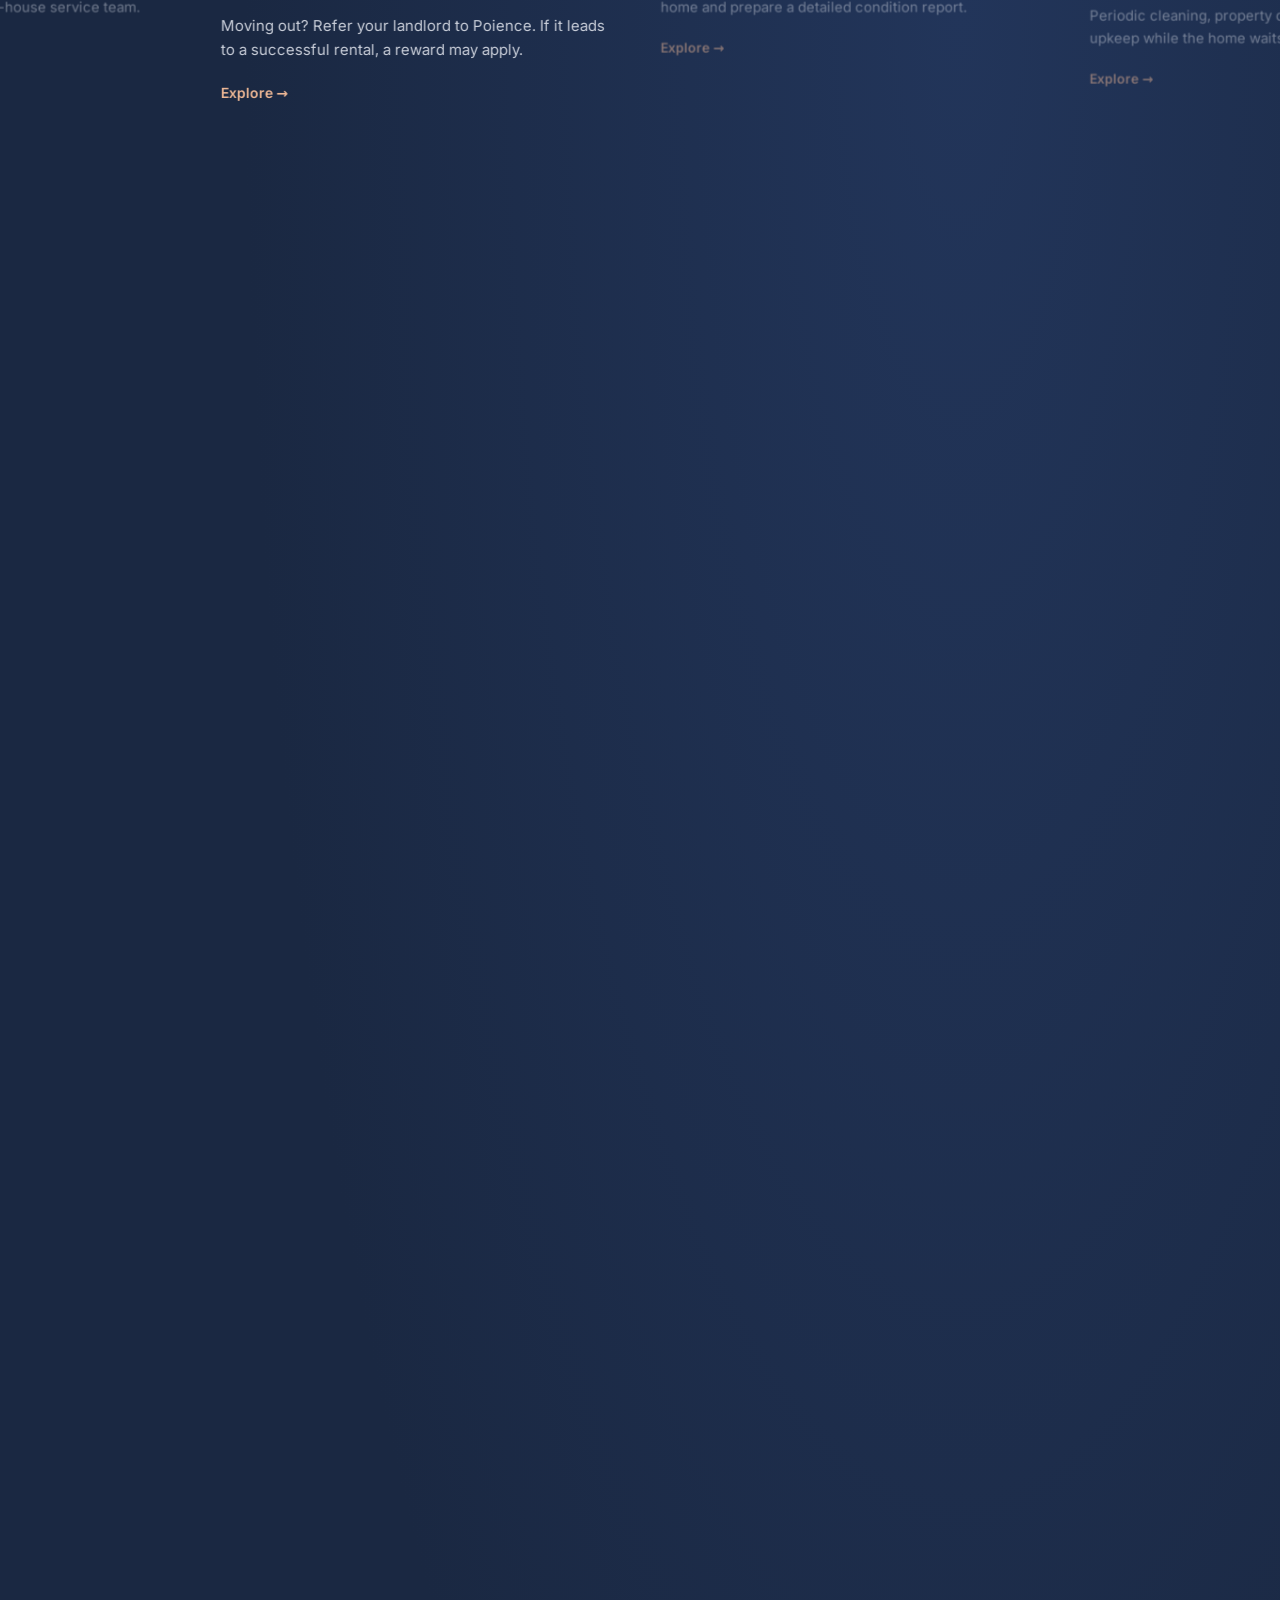
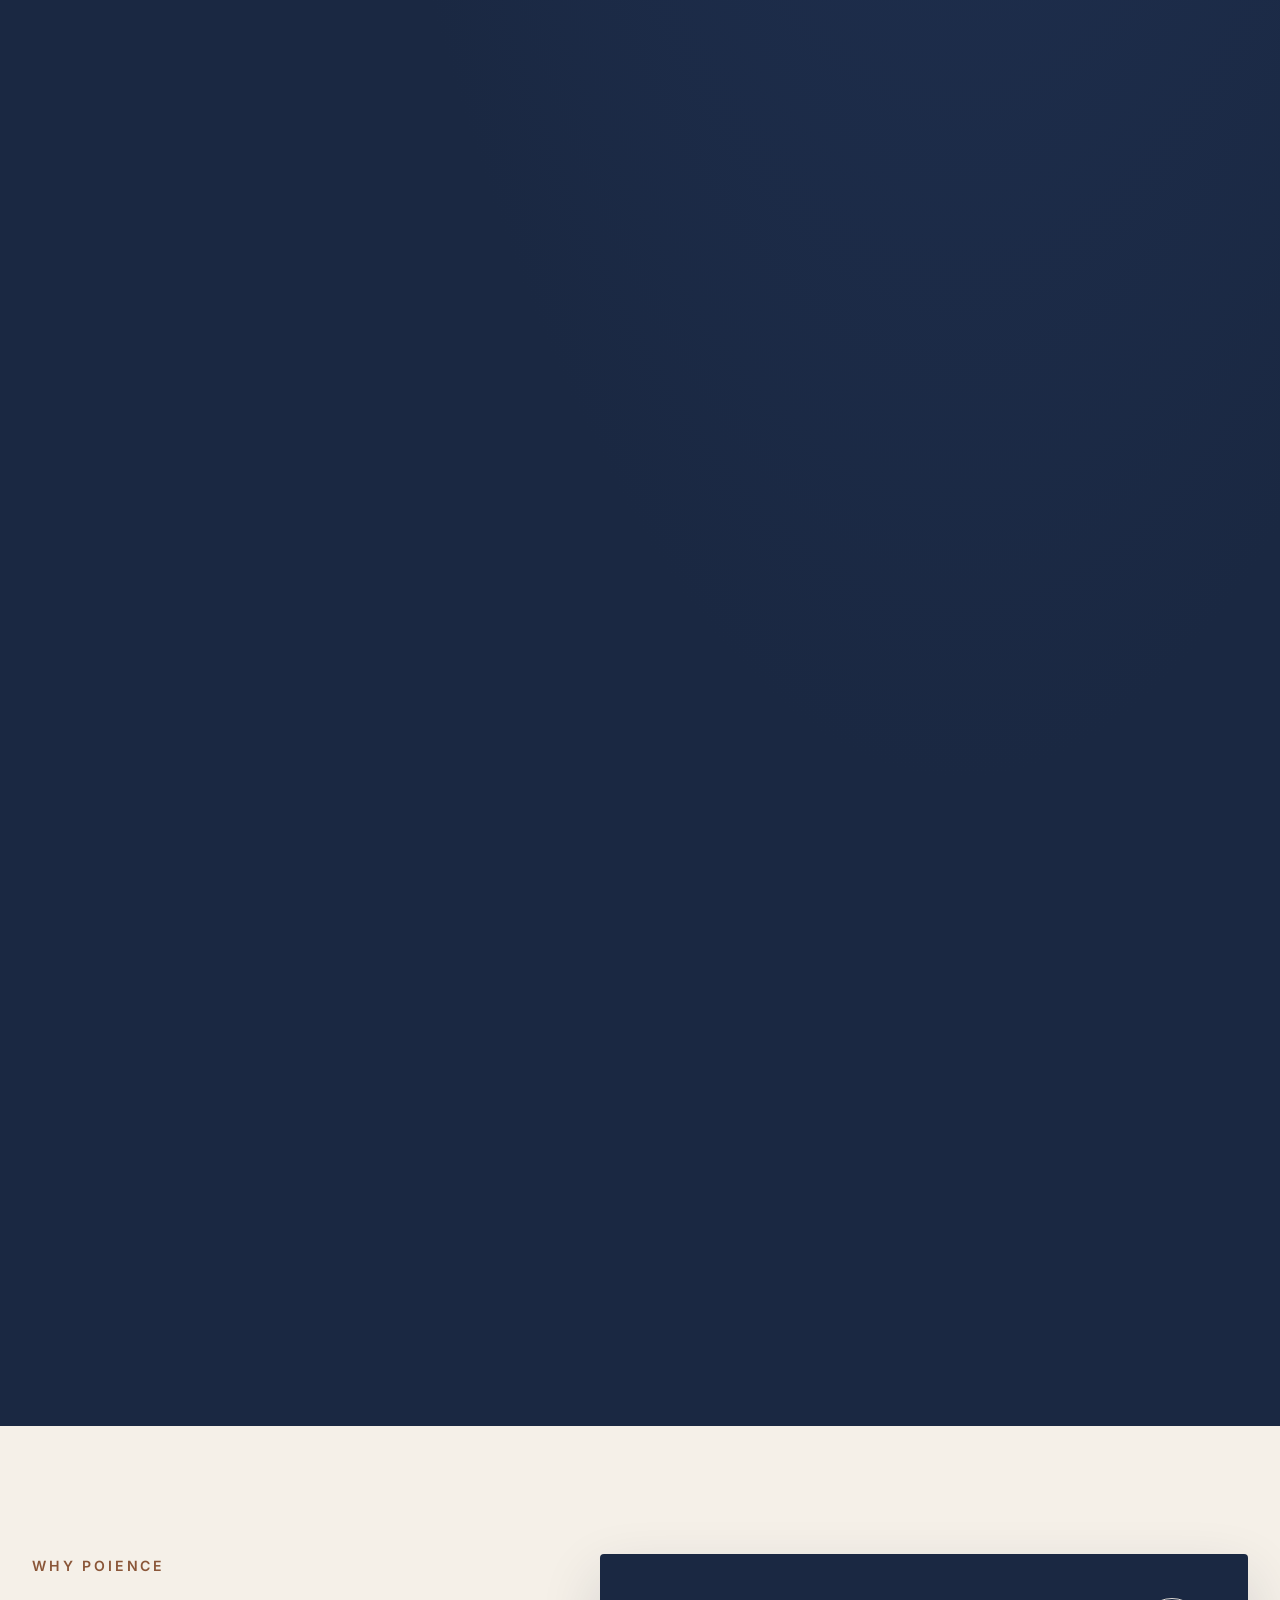
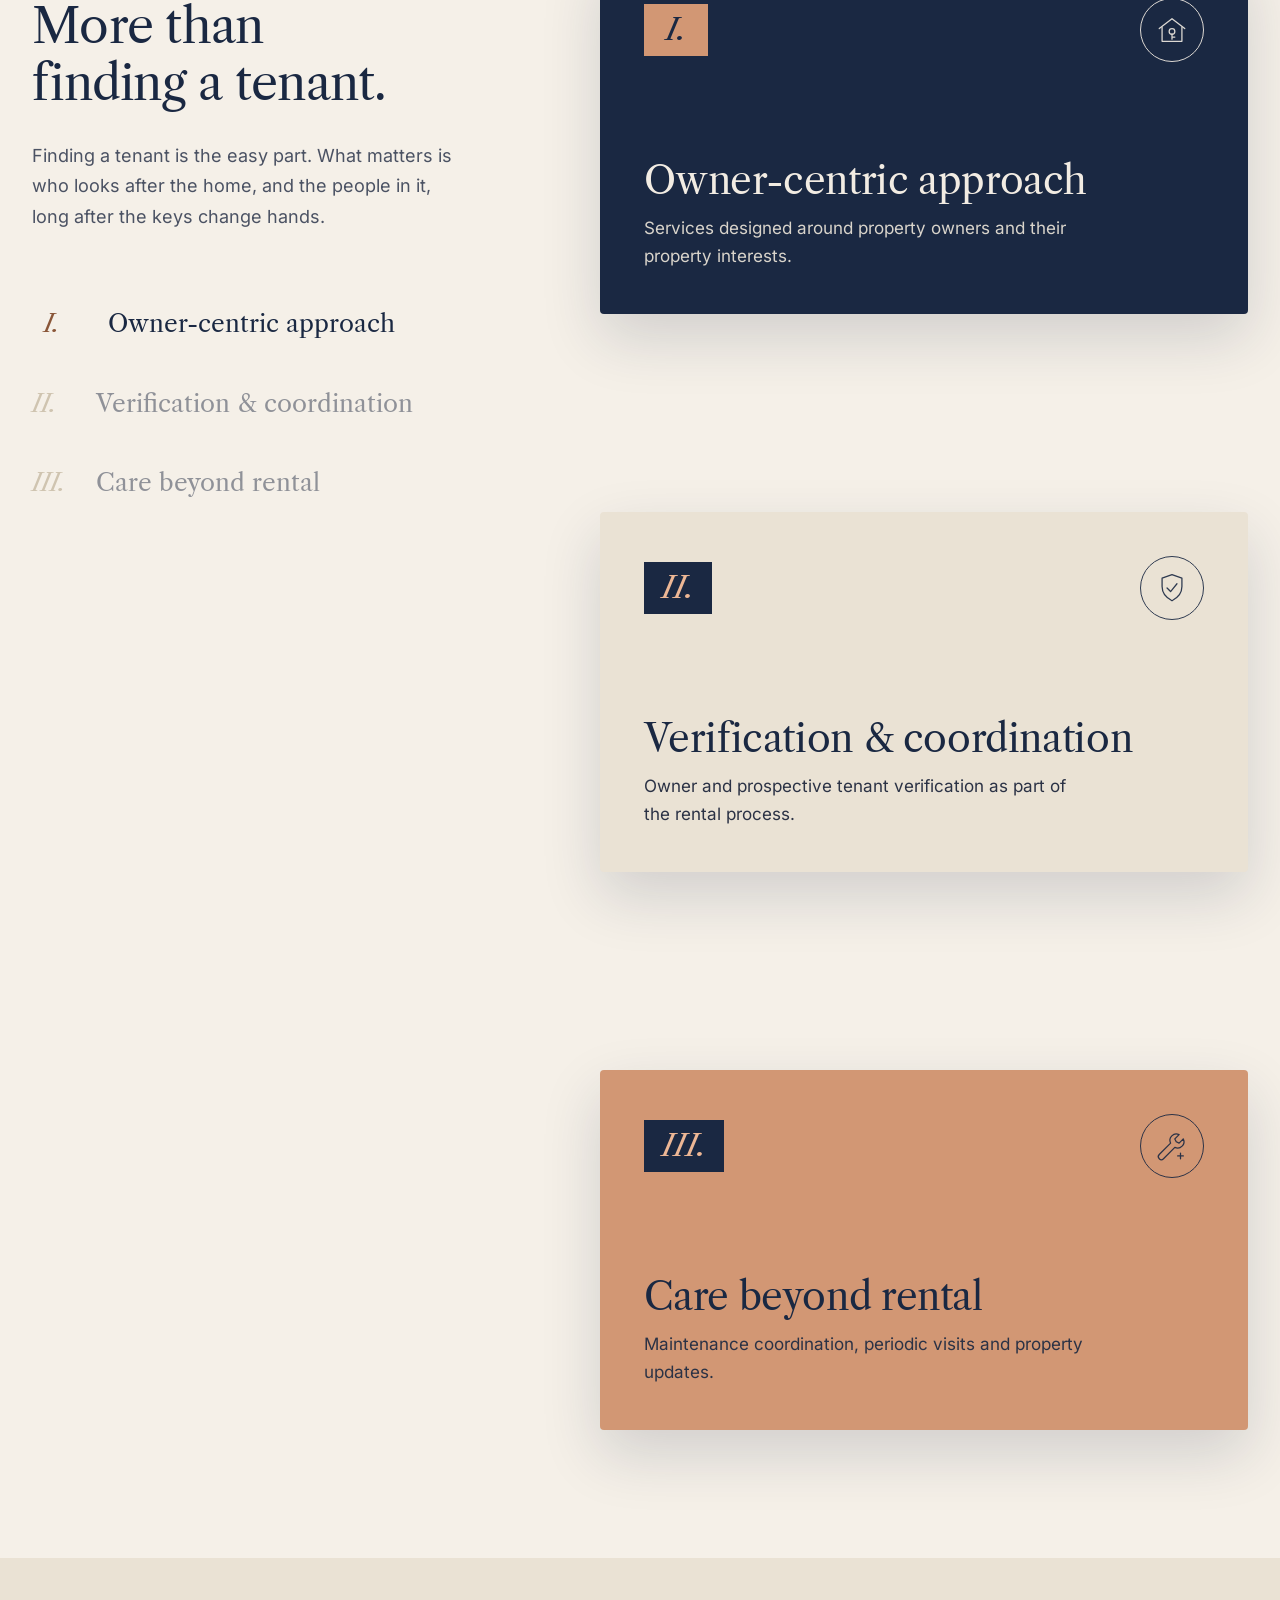
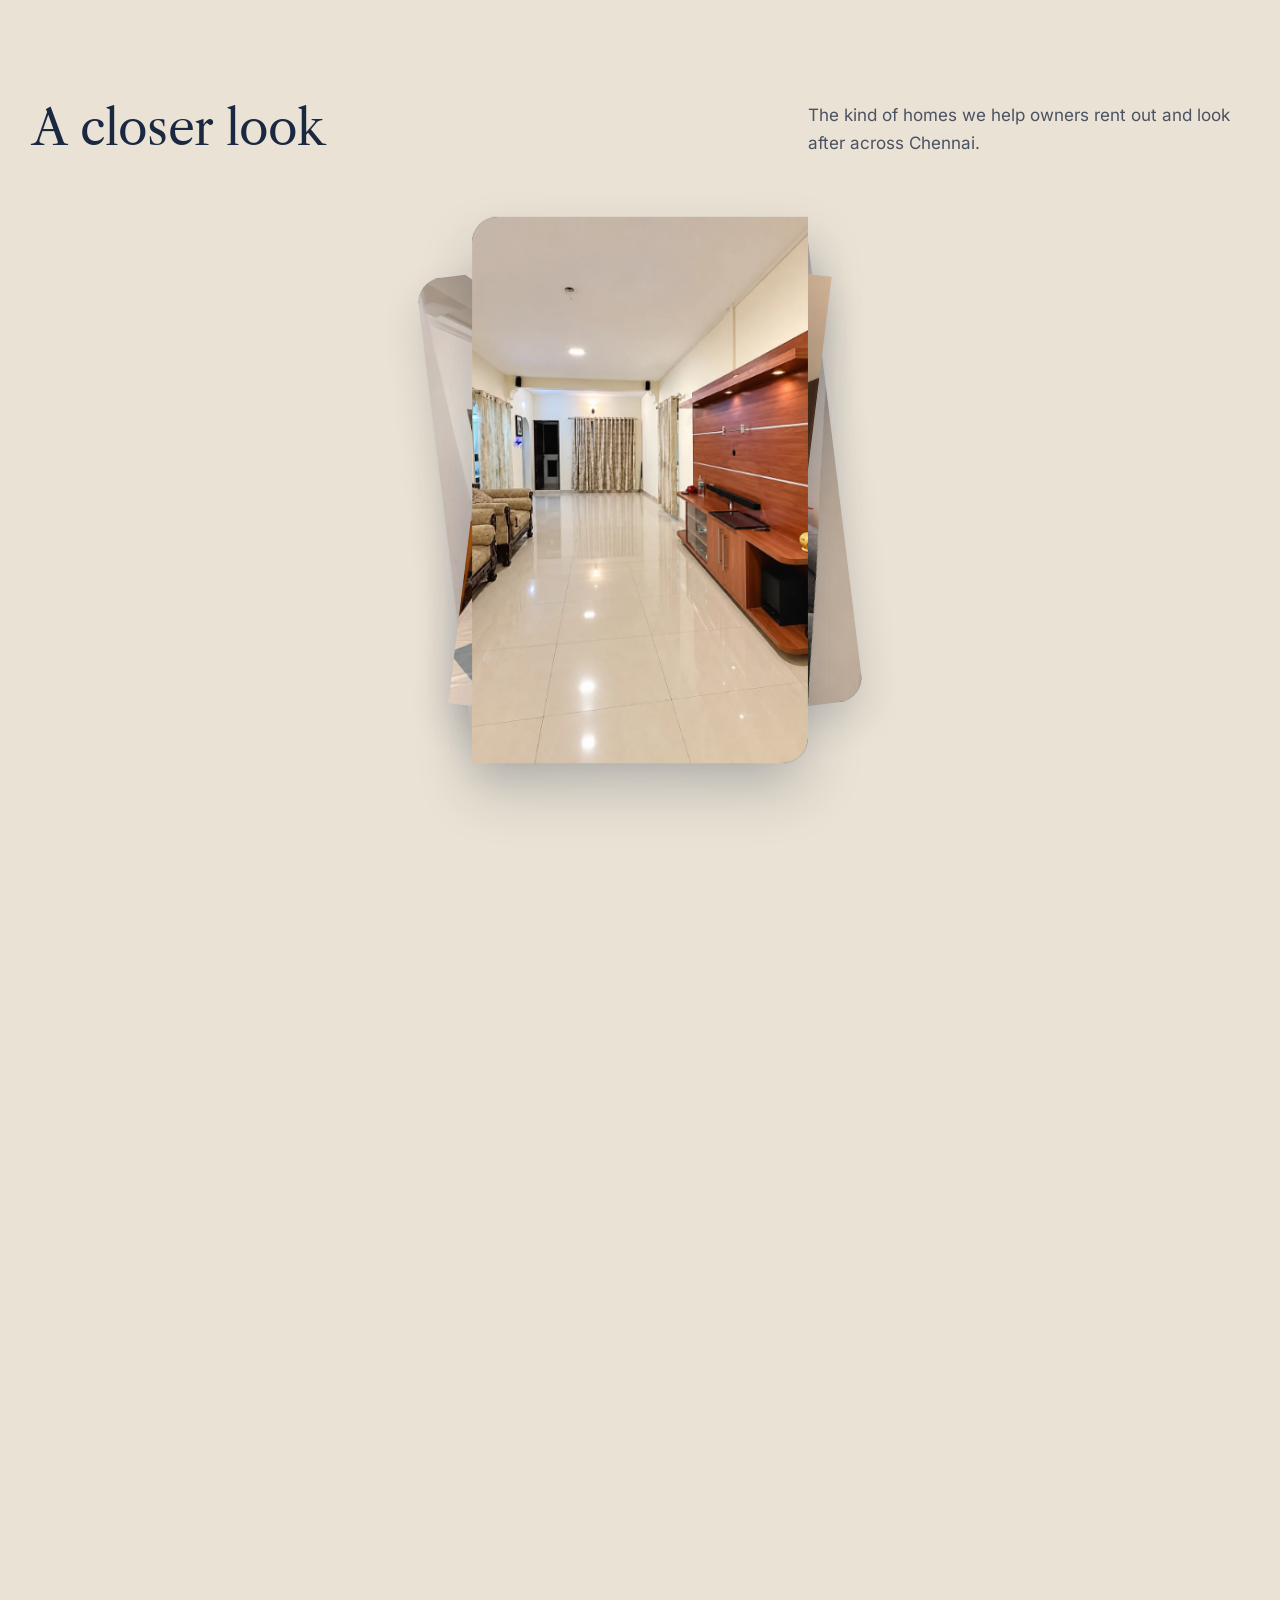
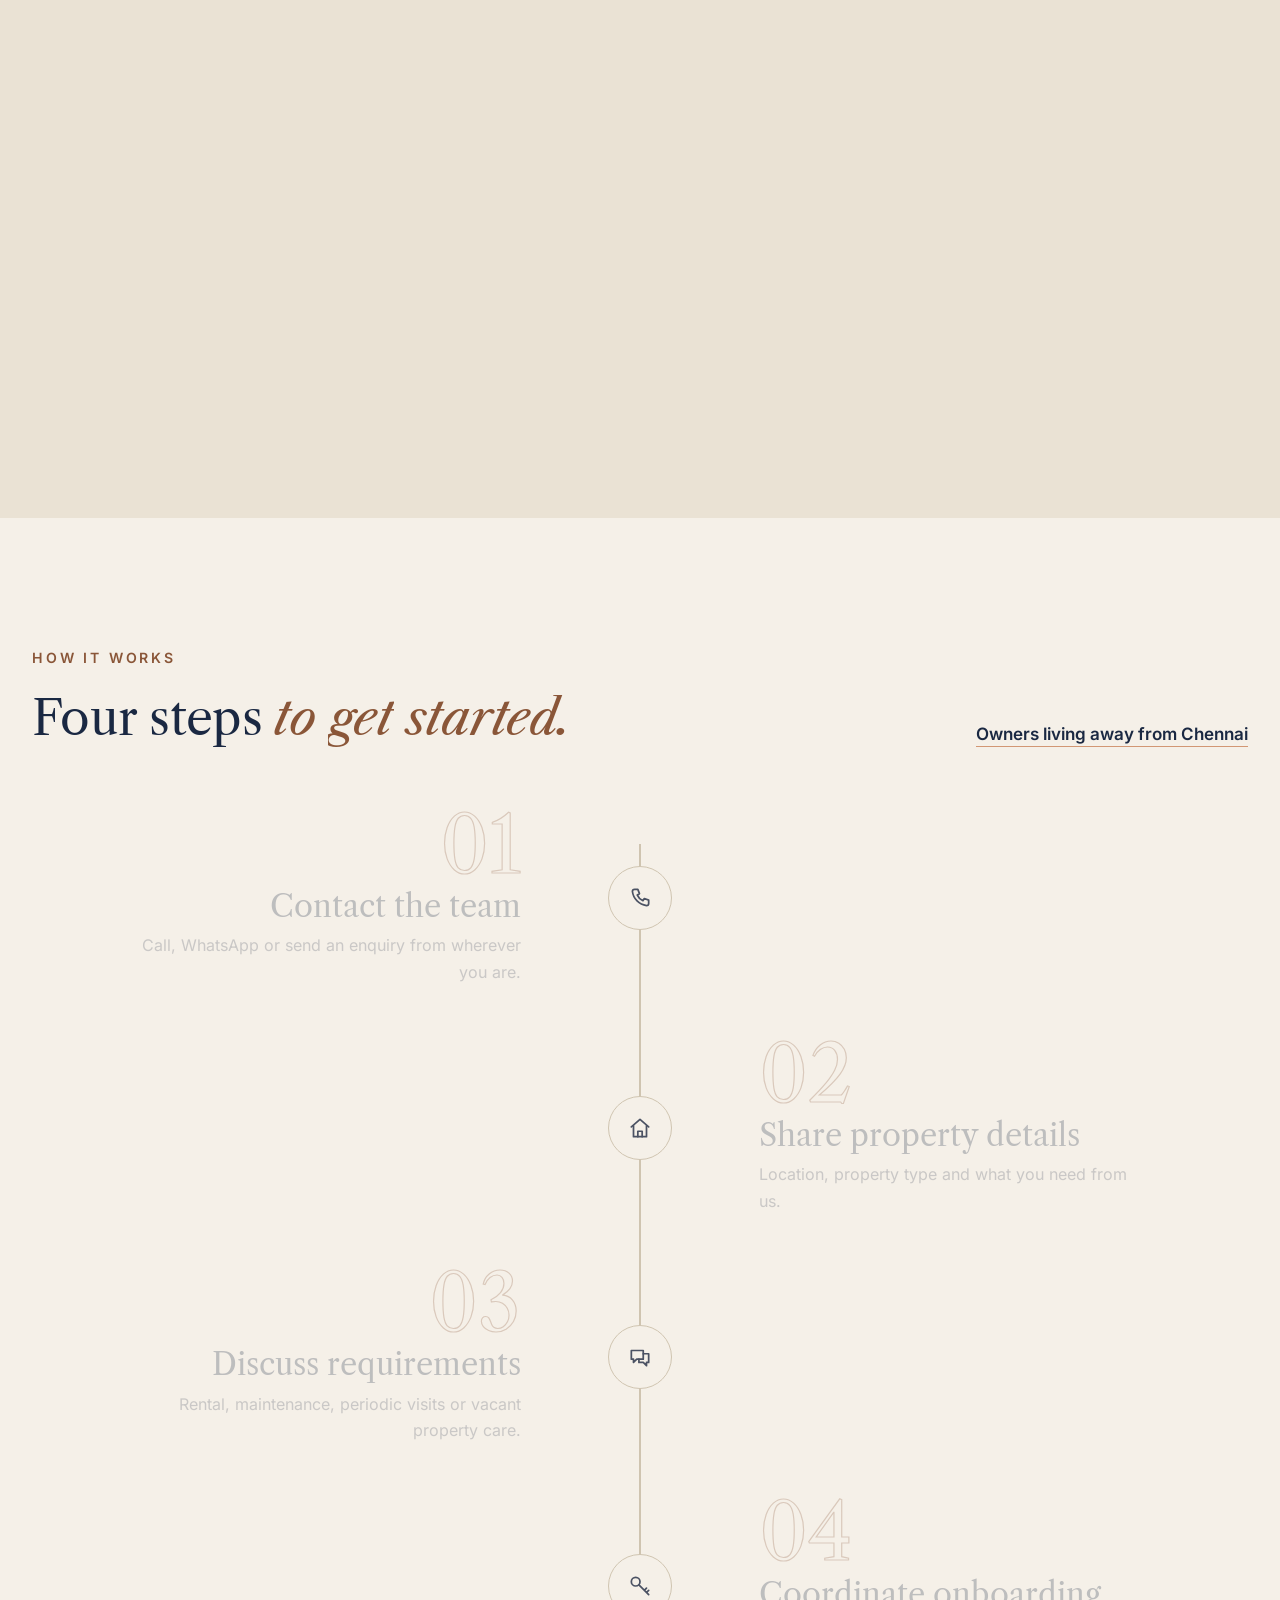
<file: portfolio.html>
<!doctype html>
<html lang="en-IN" class="no-js">
<head>
<meta charset="utf-8">
<meta name="viewport" content="width=device-width, initial-scale=1">
<title>Property Portfolio — Poience</title>
<meta name="description" content="Explore Poience properties in Chennai, presented in four segments based on multiple factors, not rental value alone.">
<link rel="canonical" href="https://poience.com/portfolio.html">
<meta name="theme-color" content="#1A2842">
<meta property="og:type" content="website">
<meta property="og:site_name" content="Poience">
<meta property="og:title" content="Property Portfolio — Poience">
<meta property="og:description" content="Explore Poience properties in Chennai, presented in four segments based on multiple factors, not rental value alone.">
<meta property="og:url" content="https://poience.com/portfolio.html">
<meta property="og:image" content="https://poience.com/assets/img/og-image.jpg">
<meta name="twitter:card" content="summary_large_image">
<link rel="icon" href="assets/img/favicon-32.png" sizes="32x32" type="image/png">
<link rel="apple-touch-icon" href="assets/img/apple-touch-icon.png">
<link rel="preload" href="assets/fonts/libre-caslon-text-latin-400-normal.woff2" as="font" type="font/woff2" crossorigin>
<link rel="preload" href="assets/fonts/inter-latin-wght-normal.woff2" as="font" type="font/woff2" crossorigin>
<link rel="stylesheet" href="assets/css/style.css">
<script src="assets/js/main.js" defer></script>
</head>
<body>
<a class="skip-link" href="#main">Skip to content</a>
<header class="site-header">
<div class="container site-header__inner">
<a class="brand" href="index.html" aria-label="Poience home"><img src="assets/img/logo/poience-logo.png" alt="Poience" width="440" height="232"></a>
<button class="menu-toggle" type="button" aria-expanded="false" aria-controls="site-nav" aria-label="Open menu"><span></span></button>
<nav class="nav" id="site-nav" aria-label="Main">
<a href="index.html">Home</a>
<a href="about.html">About</a>
<a href="services.html">Services</a>
<a href="portfolio.html" aria-current="page">Portfolio</a>
<a href="smart-products.html">Smart Products</a>
<a href="for-owners.html">For Owners</a>
<a href="faqs.html">FAQs</a>
<a class="btn btn--copper" href="contact.html">Contact Us</a>
</nav>
</div>
</header>
<main id="main"><section class="dark page-hero">
<div class="container">
<div class="page-hero__meta"><span>Property Portfolio</span><span>04 / 08</span></div>
<div class="page-hero__split"><h1 class="display">Homes, sorted by <em>what matters.</em></h1><p class="lead">Explore property options through a more structured presentation. We classify properties into four segments based on multiple factors, not rental value alone.</p></div>

</div>
</section>
<section class="section"><div class="container split split--start">
<div><span class="eyebrow">The four segments</span><div class="seg-tabs" role="tablist" aria-label="Property segments"><button type="button" role="tab" id="tab-A" aria-controls="panel-A" aria-selected="true" tabindex="0">A</button><button type="button" role="tab" id="tab-B" aria-controls="panel-B" aria-selected="false" tabindex="-1">B</button><button type="button" role="tab" id="tab-C" aria-controls="panel-C" aria-selected="false" tabindex="-1">C</button><button type="button" role="tab" id="tab-D" aria-controls="panel-D" aria-selected="false" tabindex="-1">D</button></div><p class="placeholder" style="margin-top:18px">Select a segment.</p></div>
<div><div class="seg-panel" role="tabpanel" id="panel-A" aria-labelledby="tab-A"><div style="display:flex;align-items:baseline;gap:18px"><span class="seg-panel__letter">A</span><h2 class="h3">Segment A</h2></div><p class="lead" style="margin-top:24px">Classification considers property sophistication, accessibility, safety, security and rent.</p><p class="placeholder">[FINAL A / B / C / D CRITERIA TO BE CONFIRMED BY POIENCE]</p></div><div class="seg-panel" role="tabpanel" id="panel-B" aria-labelledby="tab-B" hidden><div style="display:flex;align-items:baseline;gap:18px"><span class="seg-panel__letter">B</span><h2 class="h3">Segment B</h2></div><p class="lead" style="margin-top:24px">Property details and relevant factors to be confirmed by Poience.</p><p class="placeholder">[FINAL A / B / C / D CRITERIA TO BE CONFIRMED BY POIENCE]</p></div><div class="seg-panel" role="tabpanel" id="panel-C" aria-labelledby="tab-C" hidden><div style="display:flex;align-items:baseline;gap:18px"><span class="seg-panel__letter">C</span><h2 class="h3">Segment C</h2></div><p class="lead" style="margin-top:24px">Property details and relevant factors to be confirmed by Poience.</p><p class="placeholder">[FINAL A / B / C / D CRITERIA TO BE CONFIRMED BY POIENCE]</p></div><div class="seg-panel" role="tabpanel" id="panel-D" aria-labelledby="tab-D" hidden><div style="display:flex;align-items:baseline;gap:18px"><span class="seg-panel__letter">D</span><h2 class="h3">Segment D</h2></div><p class="lead" style="margin-top:24px">Property details and relevant factors to be confirmed by Poience.</p><p class="placeholder">[FINAL A / B / C / D CRITERIA TO BE CONFIRMED BY POIENCE]</p></div></div>
</div></section>
<section class="section sand"><div class="container">
<div class="head-row"><h2 class="h2">Available properties</h2><p class="muted">Sample listings · real listings are added at launch.</p></div>
<div class="cards"><article class="prop reveal" data-delay="0">
<div class="frame"><picture><img src="assets/img/photos/neutral-living-room-interior-chennai.webp" alt="A living room with grey sofas" width="1086" height="1448" loading="lazy" decoding="async"></picture><span class="prop__badge">SEGMENT A</span></div>
<div class="prop__body"><div class="prop__loc">[LOCATION]</div><h3 class="h3">[Property type]</h3>
<dl class="prop__facts"><dt>Rent</dt><dd>Rent · [₹ / month]</dd><dt>Size</dt><dd>Size · [sq ft]</dd><dt>Bedrooms</dt><dd>Bedrooms · [—]</dd><dt>Furnishing</dt><dd>Furnishing · [—]</dd></dl>
<a class="text-link" href="contact.html?service=Property%20Rental">Enquire about this property</a></div>
</article><article class="prop reveal" data-delay="1">
<div class="frame"><picture><img src="assets/img/photos/furnished-bedroom-apartment-chennai.webp" alt="A furnished bedroom" width="1445" height="1088" loading="lazy" decoding="async"></picture><span class="prop__badge">SEGMENT B</span></div>
<div class="prop__body"><div class="prop__loc">[LOCATION]</div><h3 class="h3">[Property type]</h3>
<dl class="prop__facts"><dt>Rent</dt><dd>Rent · [₹ / month]</dd><dt>Size</dt><dd>Size · [sq ft]</dd><dt>Bedrooms</dt><dd>Bedrooms · [—]</dd><dt>Furnishing</dt><dd>Furnishing · [—]</dd></dl>
<a class="text-link" href="contact.html?service=Property%20Rental">Enquire about this property</a></div>
</article><article class="prop reveal" data-delay="2">
<div class="frame"><picture><img src="assets/img/photos/furnished-living-dining-room-chennai.webp" alt="A furnished living and dining area" width="1086" height="1448" loading="lazy" decoding="async"></picture><span class="prop__badge">SEGMENT C</span></div>
<div class="prop__body"><div class="prop__loc">[LOCATION]</div><h3 class="h3">[Property type]</h3>
<dl class="prop__facts"><dt>Rent</dt><dd>Rent · [₹ / month]</dd><dt>Size</dt><dd>Size · [sq ft]</dd><dt>Bedrooms</dt><dd>Bedrooms · [—]</dd><dt>Furnishing</dt><dd>Furnishing · [—]</dd></dl>
<a class="text-link" href="contact.html?service=Property%20Rental">Enquire about this property</a></div>
</article></div>
</div></section>
<section class="section" style="text-align:center"><div class="container" style="max-width:860px">
<h2 class="h2">Looking for something specific?</h2>
<p class="lead" style="margin:20px auto 32px;max-width:560px">Share your requirements and we'll get back to you with suitable options.</p>
<a class="btn btn--navy" href="contact.html?service=Property%20Rental">Share Your Requirements <span class="arrow" aria-hidden="true">→</span></a></div></section>
</main>
<footer>
<section class="cta-band dark" data-reveal aria-labelledby="cta-title">
<div class="cta-band__grid" aria-hidden="true"></div><svg class="cta-band__art" viewBox="0 0 1000 450" preserveAspectRatio="xMaxYMax meet" aria-hidden="true" focusable="false"><path pathLength="1" class="d g" d="M40 380H980" /><path pathLength="1" class="t" d="M60 380L48 392" /><path pathLength="1" class="t" d="M82 380L70 392" /><path pathLength="1" class="t" d="M104 380L92 392" /><path pathLength="1" class="t" d="M126 380L114 392" /><path pathLength="1" class="t" d="M148 380L136 392" /><path pathLength="1" class="t" d="M170 380L158 392" /><path pathLength="1" class="t" d="M192 380L180 392" /><path pathLength="1" class="t" d="M214 380L202 392" /><path pathLength="1" class="t" d="M236 380L224 392" /><path pathLength="1" class="t" d="M258 380L246 392" /><path pathLength="1" class="t" d="M280 380L268 392" /><path pathLength="1" class="t" d="M302 380L290 392" /><path pathLength="1" class="t" d="M324 380L312 392" /><path pathLength="1" class="t" d="M346 380L334 392" /><path pathLength="1" class="t" d="M368 380L356 392" /><path pathLength="1" class="t" d="M390 380L378 392" /><path pathLength="1" class="t" d="M412 380L400 392" /><path pathLength="1" class="t" d="M434 380L422 392" /><path pathLength="1" class="t" d="M456 380L444 392" /><path pathLength="1" class="t" d="M478 380L466 392" /><path pathLength="1" class="t" d="M500 380L488 392" /><path pathLength="1" class="t" d="M522 380L510 392" /><path pathLength="1" class="t" d="M544 380L532 392" /><path pathLength="1" class="t" d="M566 380L554 392" /><path pathLength="1" class="t" d="M588 380L576 392" /><path pathLength="1" class="t" d="M610 380L598 392" /><path pathLength="1" class="t" d="M632 380L620 392" /><path pathLength="1" class="t" d="M654 380L642 392" /><path pathLength="1" class="t" d="M676 380L664 392" /><path pathLength="1" class="t" d="M698 380L686 392" /><path pathLength="1" class="t" d="M720 380L708 392" /><path pathLength="1" class="t" d="M742 380L730 392" /><path pathLength="1" class="t" d="M764 380L752 392" /><path pathLength="1" class="t" d="M786 380L774 392" /><path pathLength="1" class="t" d="M808 380L796 392" /><path pathLength="1" class="t" d="M830 380L818 392" /><path pathLength="1" class="t" d="M852 380L840 392" /><path pathLength="1" class="t" d="M874 380L862 392" /><path pathLength="1" class="t" d="M896 380L884 392" /><path pathLength="1" class="t" d="M918 380L906 392" /><path pathLength="1" class="t" d="M940 380L928 392" /><path pathLength="1" class="t" d="M962 380L950 392" /><rect pathLength="1" class="d" x="300" y="250" width="420" height="130" /><rect pathLength="1" class="d" x="250" y="140" width="520" height="110" /><rect pathLength="1" class="d" x="236" y="124" width="548" height="16" /><rect pathLength="1" class="d" x="560" y="92" width="150" height="32" /><path pathLength="1" class="t" d="M330 124L330 100" /><path pathLength="1" class="t" d="M356 124L356 100" /><path pathLength="1" class="t" d="M382 124L382 100" /><path pathLength="1" class="t" d="M408 124L408 100" /><path pathLength="1" class="t" d="M434 124L434 100" /><path pathLength="1" class="t" d="M460 124L460 100" /><path pathLength="1" class="t" d="M486 124L486 100" /><path pathLength="1" class="t" d="M512 124L512 100" /><path pathLength="1" class="t" d="M538 124L538 100" /><path pathLength="1" class="t" d="M320 100H550" /><rect pathLength="1" class="d" x="275" y="162" width="92" height="64" /><path pathLength="1" class="t" d="M321 162L321 226" /><rect pathLength="1" class="d w" x="385" y="162" width="92" height="64" /><path pathLength="1" class="t" d="M431 162L431 226" /><rect pathLength="1" class="d" x="495" y="162" width="92" height="64" /><path pathLength="1" class="t" d="M541 162L541 226" /><rect pathLength="1" class="d w" x="605" y="162" width="92" height="64" /><path pathLength="1" class="t" d="M651 162L651 226" /><path pathLength="1" class="t" d="M258 236L258 250" /><path pathLength="1" class="t" d="M270 236L270 250" /><path pathLength="1" class="t" d="M282 236L282 250" /><path pathLength="1" class="t" d="M294 236L294 250" /><path pathLength="1" class="t" d="M306 236L306 250" /><path pathLength="1" class="t" d="M318 236L318 250" /><path pathLength="1" class="t" d="M330 236L330 250" /><path pathLength="1" class="t" d="M342 236L342 250" /><path pathLength="1" class="t" d="M354 236L354 250" /><path pathLength="1" class="t" d="M366 236L366 250" /><path pathLength="1" class="t" d="M378 236L378 250" /><path pathLength="1" class="t" d="M390 236L390 250" /><path pathLength="1" class="t" d="M402 236L402 250" /><path pathLength="1" class="t" d="M414 236L414 250" /><path pathLength="1" class="t" d="M426 236L426 250" /><path pathLength="1" class="t" d="M438 236L438 250" /><path pathLength="1" class="t" d="M450 236L450 250" /><path pathLength="1" class="t" d="M462 236L462 250" /><path pathLength="1" class="t" d="M474 236L474 250" /><path pathLength="1" class="t" d="M486 236L486 250" /><path pathLength="1" class="t" d="M498 236L498 250" /><path pathLength="1" class="t" d="M510 236L510 250" /><path pathLength="1" class="t" d="M522 236L522 250" /><path pathLength="1" class="t" d="M534 236L534 250" /><path pathLength="1" class="t" d="M546 236L546 250" /><path pathLength="1" class="t" d="M558 236L558 250" /><path pathLength="1" class="t" d="M570 236L570 250" /><path pathLength="1" class="t" d="M582 236L582 250" /><path pathLength="1" class="t" d="M594 236L594 250" /><path pathLength="1" class="t" d="M606 236L606 250" /><path pathLength="1" class="t" d="M618 236L618 250" /><path pathLength="1" class="t" d="M630 236L630 250" /><path pathLength="1" class="t" d="M642 236L642 250" /><path pathLength="1" class="t" d="M654 236L654 250" /><path pathLength="1" class="t" d="M666 236L666 250" /><path pathLength="1" class="t" d="M678 236L678 250" /><path pathLength="1" class="t" d="M690 236L690 250" /><path pathLength="1" class="t" d="M702 236L702 250" /><path pathLength="1" class="t" d="M714 236L714 250" /><path pathLength="1" class="t" d="M726 236L726 250" /><path pathLength="1" class="t" d="M738 236L738 250" /><path pathLength="1" class="t" d="M750 236L750 250" /><path pathLength="1" class="t" d="M250 236H770" /><rect pathLength="1" class="d w" x="470" y="290" width="60" height="90" /><path pathLength="1" class="t" d="M500 290L500 380" /><circle pathLength="1" class="t" cx="522" cy="338" r="2.5"/><rect pathLength="1" class="d" x="330" y="282" width="110" height="70" /><path pathLength="1" class="t" d="M385 282L385 352" /><path pathLength="1" class="t" d="M330 317H440" /><rect pathLength="1" class="d w" x="560" y="282" width="130" height="70" /><path pathLength="1" class="t" d="M625 282L625 352" /><path pathLength="1" class="t" d="M458 373H542" /><path pathLength="1" class="t" d="M450 366H550" /><path pathLength="1" class="t" d="M442 359H558" /><path pathLength="1" class="d" d="M140 380V350" /><circle pathLength="1" class="d" cx="140" cy="318" r="32"/><circle pathLength="1" class="t" cx="126" cy="310" r="17"/><circle pathLength="1" class="t" cx="156" cy="328" r="14"/><rect pathLength="1" class="d" x="790" y="330" width="170" height="50" /><path pathLength="1" class="t" d="M805 338L805 372" /><path pathLength="1" class="t" d="M820 338L820 372" /><path pathLength="1" class="t" d="M835 338L835 372" /><path pathLength="1" class="t" d="M850 338L850 372" /><path pathLength="1" class="t" d="M865 338L865 372" /><path pathLength="1" class="t" d="M880 338L880 372" /><path pathLength="1" class="t" d="M895 338L895 372" /><path pathLength="1" class="t" d="M910 338L910 372" /><path pathLength="1" class="t" d="M925 338L925 372" /><path pathLength="1" class="t" d="M940 338L940 372" /><path pathLength="1" class="t" d="M955 338L955 372" /><path pathLength="1" class="t" d="M236 420H784M236 412V428M784 412V428" /><text x="510" y="414" text-anchor="middle">16 400</text><path pathLength="1" class="t" d="M810 92V380M802 92H818M802 380H818" /><text x="822" y="240" transform="rotate(90 822 240)" text-anchor="middle">+ 9.60</text><path pathLength="1" class="t" d="M236 60H560" stroke-dasharray="3 5"/><path pathLength="1" class="t" d="M200 140H236M200 140l-8 -8h16z" /><text x="160" y="134" text-anchor="end">FF +3.20</text><path pathLength="1" class="t" d="M200 250H236M200 250l-8 -8h16z" /><text x="160" y="244" text-anchor="end">GF +0.00</text><path pathLength="1" class="t" d="M40 40H210V92H40Z M40 66H210" /><text x="50" y="58">ELEVATION · A</text><text x="50" y="84">POIENCE / CHN</text><g transform="translate(930 70)"><circle pathLength="1" class="t" r="22"/><path pathLength="1" class="d" d="M0 -18L7 10 0 4 -7 10Z"/><text y="-28" text-anchor="middle">N</text></g></svg>
<div class="container">
<h2 class="h2" id="cta-title">Your property deserves <em>more than just a tenant.</em></h2>
<div class="btn-row"><a class="btn btn--copper" href="contact.html">Talk to Our Team <span class="arrow" aria-hidden="true">→</span></a><a class="btn btn--ghost" href="contact.html?service=Property%20Rental">List Your Property</a></div>
</div>
</section>
<div class="site-footer">
<div class="container site-footer__grid">
<div><img src="assets/img/logo/poience-logo.png" alt="Poience" width="440" height="232" loading="lazy"><p>An owner-centric PropTech company focused on rental property and asset management in Chennai.</p></div>
<div><h2>PAGES</h2><ul><li><a href="index.html">Home</a></li><li><a href="about.html">About</a></li><li><a href="services.html">Services</a></li><li><a href="portfolio.html">Portfolio</a></li><li><a href="smart-products.html">Smart Products</a></li><li><a href="for-owners.html">For Owners</a></li><li><a href="faqs.html">FAQs</a></li><li><a href="contact.html">Contact Us</a></li></ul></div>
<div><h2>GET IN TOUCH</h2><ul>
<li><a href="tel:+919940423352">Phone · +91 99404 23352</a></li>
<li><a href="https://wa.me/919940423352?text=Hi%20Poience%2C%20I%20would%20like%20to%20know%20more.">WhatsApp · +91 99404 23352</a></li>
<li><a href="mailto:hello@poience.com">Email · [EMAIL ADDRESS]</a></li>
<li><a href="https://www.instagram.com/poience/" target="_blank" rel="noopener">Instagram · @poience</a></li>
<li>Chennai · OMR</li></ul></div>
</div>
<div class="container site-footer__base"><span>© <span data-year>2026</span> Poience Private Limited</span><span><a href="privacy.html">Privacy Policy</a> · Owner first. Property always.</span></div>
</div>
</footer>
<a class="wa-fab" href="https://wa.me/919940423352?text=Hi%20Poience%2C%20I%20would%20like%20to%20know%20more." aria-label="Chat with Poience on WhatsApp"><svg viewBox="0 0 24 24" aria-hidden="true" fill="none" stroke="currentColor" stroke-width="1.8" stroke-linecap="round" stroke-linejoin="round"><path d="M4 20 L5.4 15.8 A8 8 0 1 1 8.4 18.7 Z"/><path d="M9 9.5 c0 3 2.5 5.5 5.5 5.5 l1 -1.6 -2 -1 -0.8 0.8 c-1 -0.4 -1.6 -1 -2 -2 l0.8 -0.8 -1 -2 Z"/></svg><span>WhatsApp</span></a>
</body>
</html>
</file>
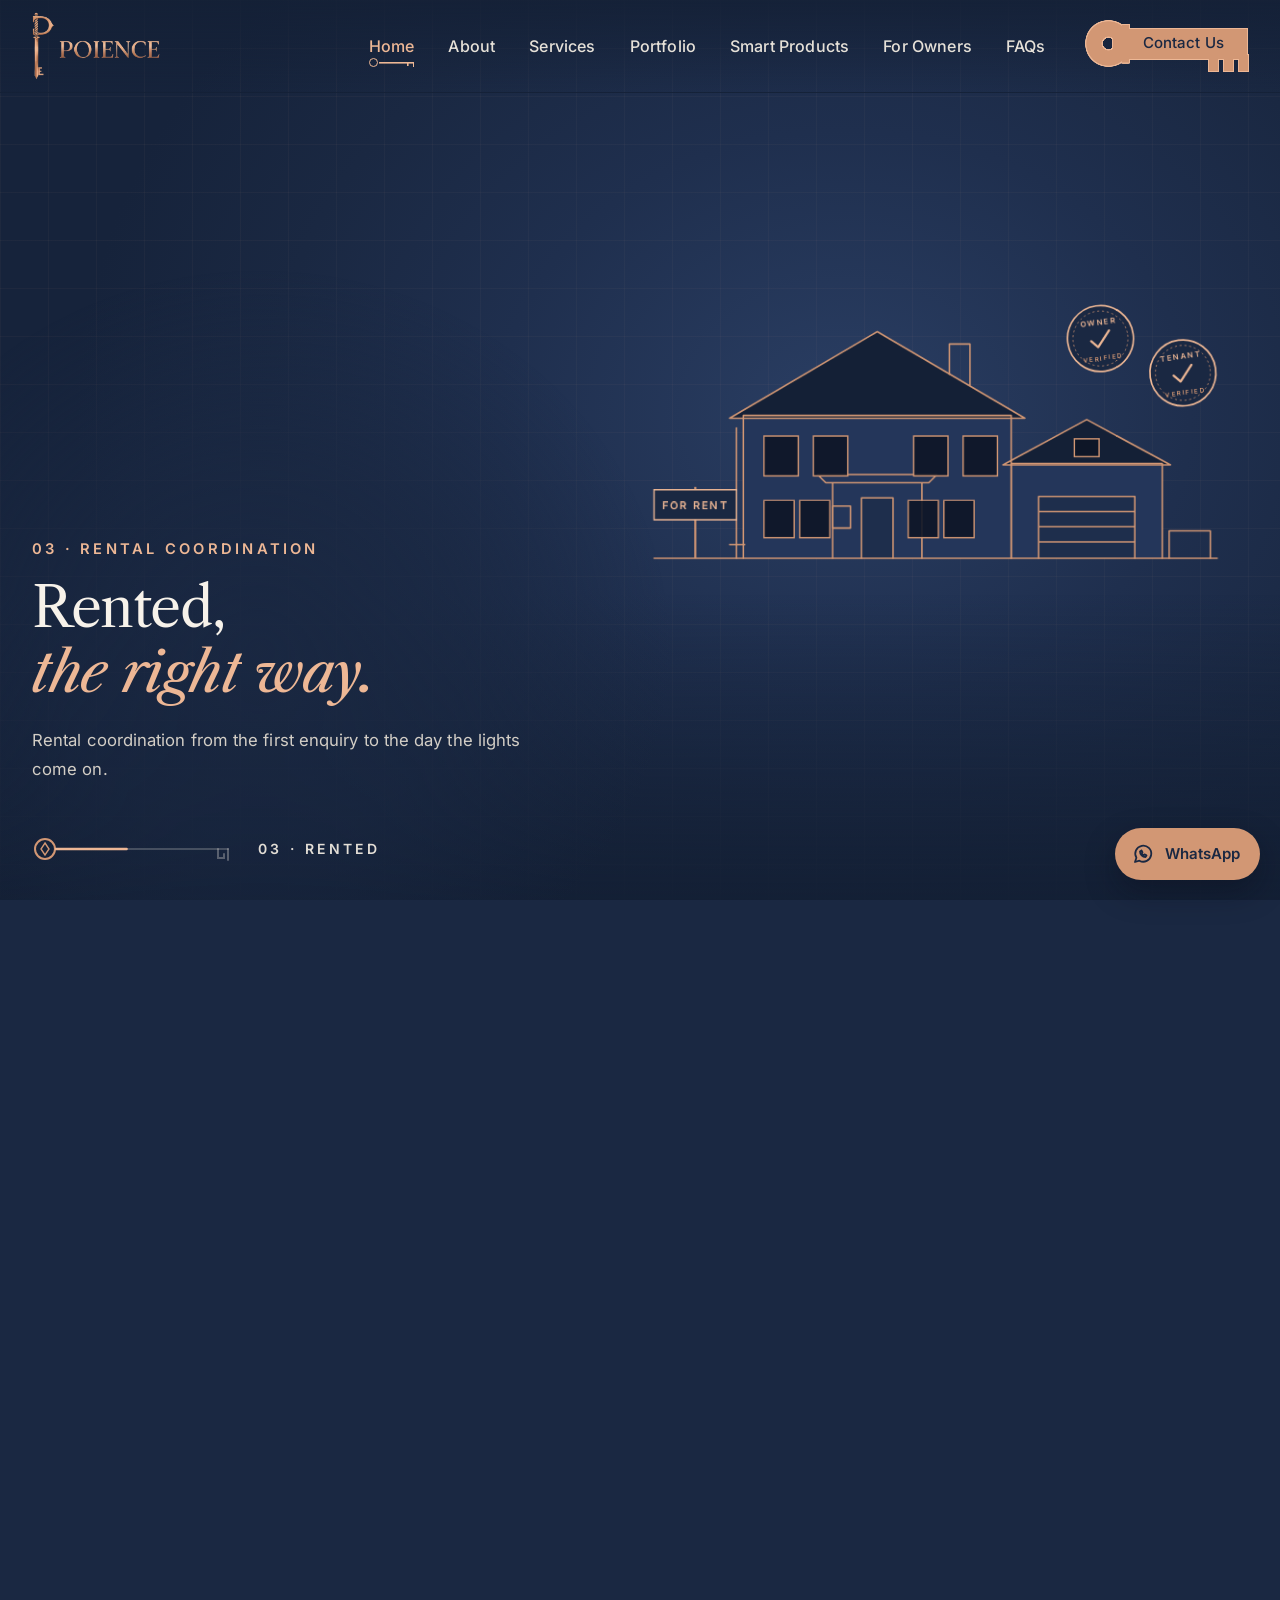
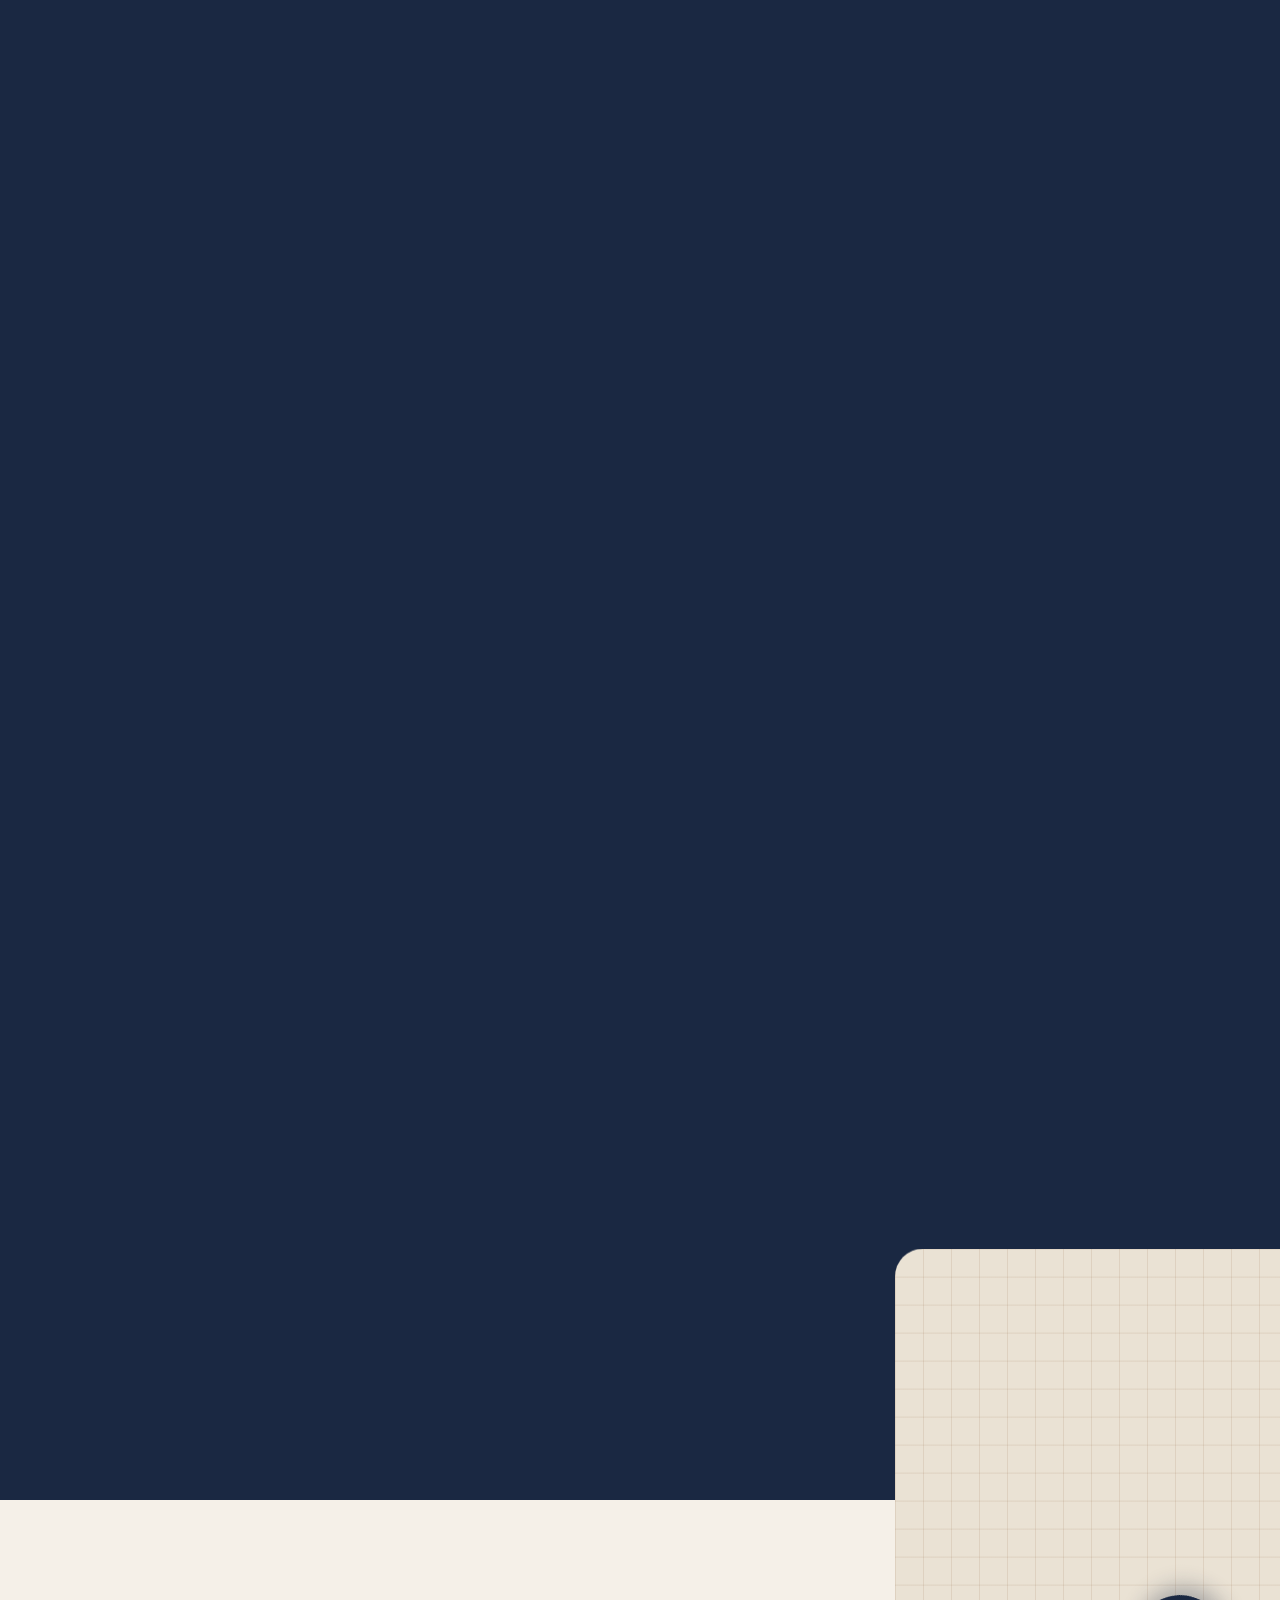
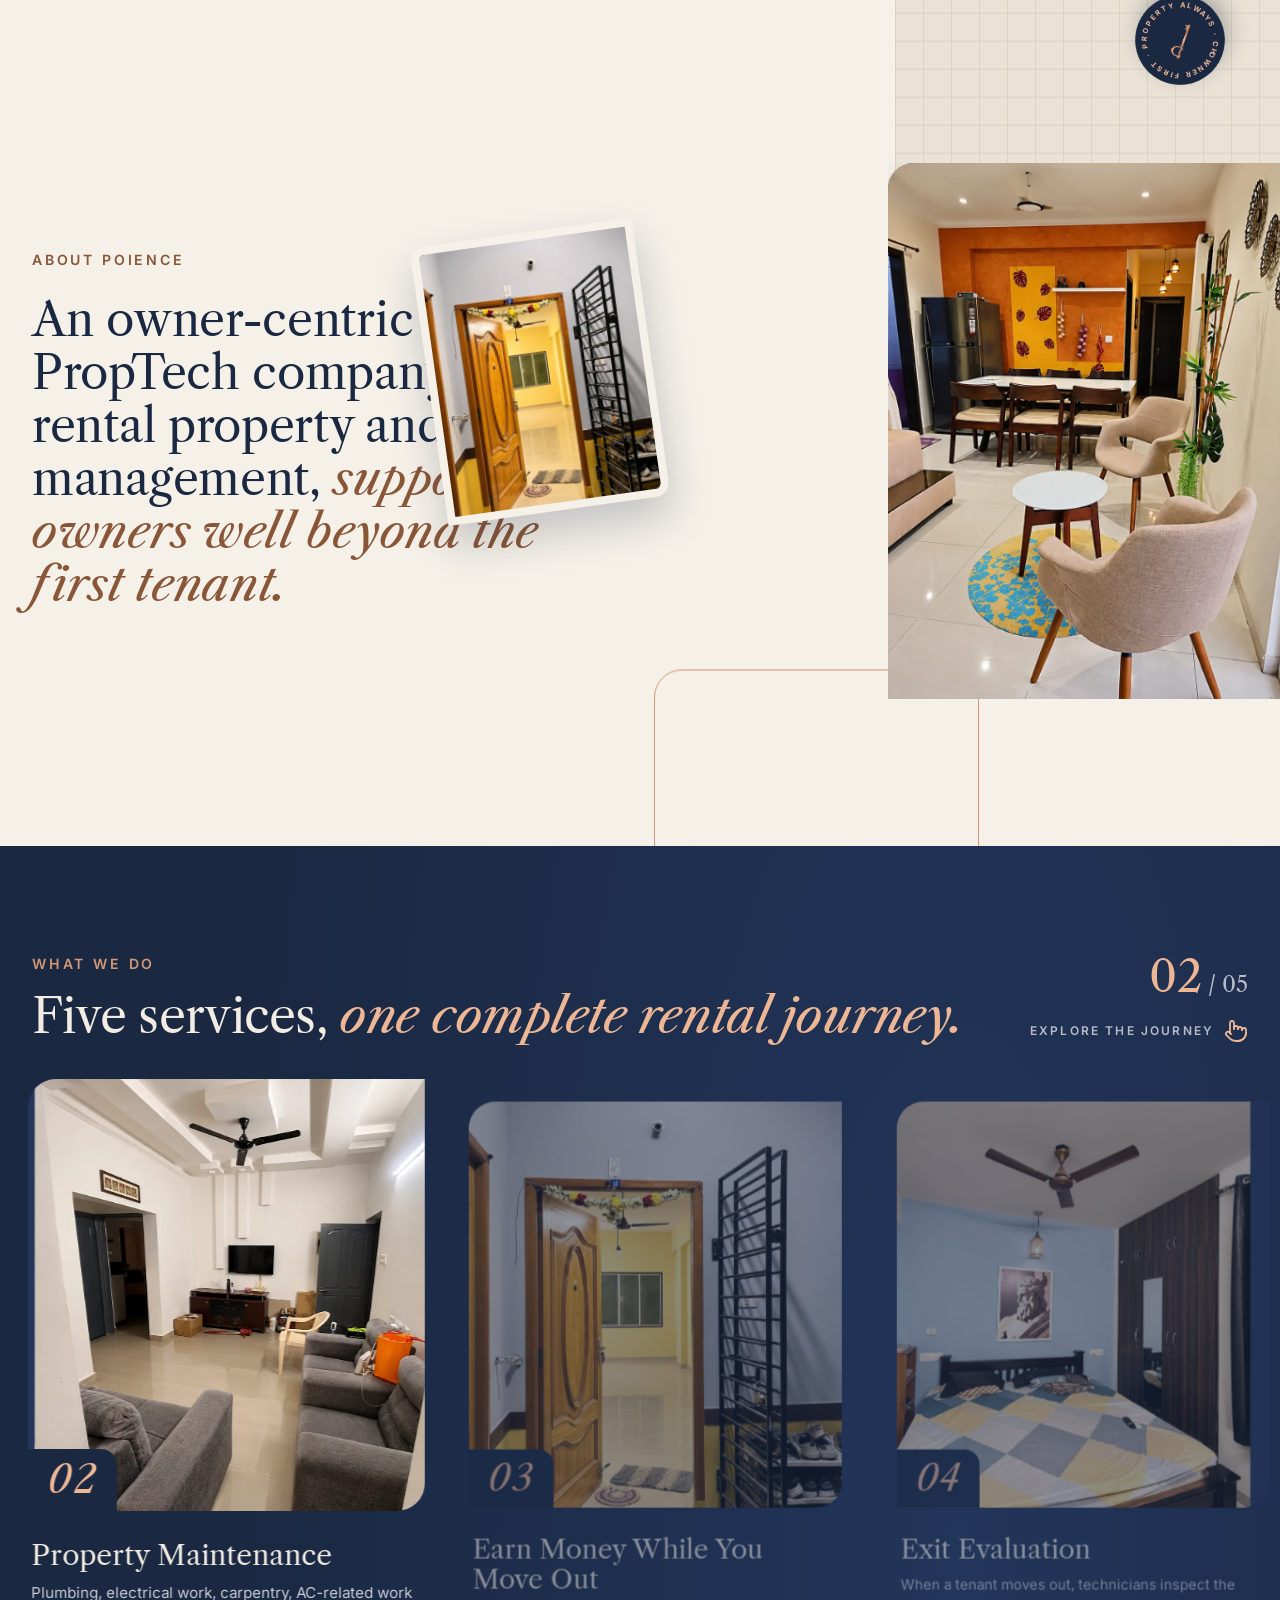
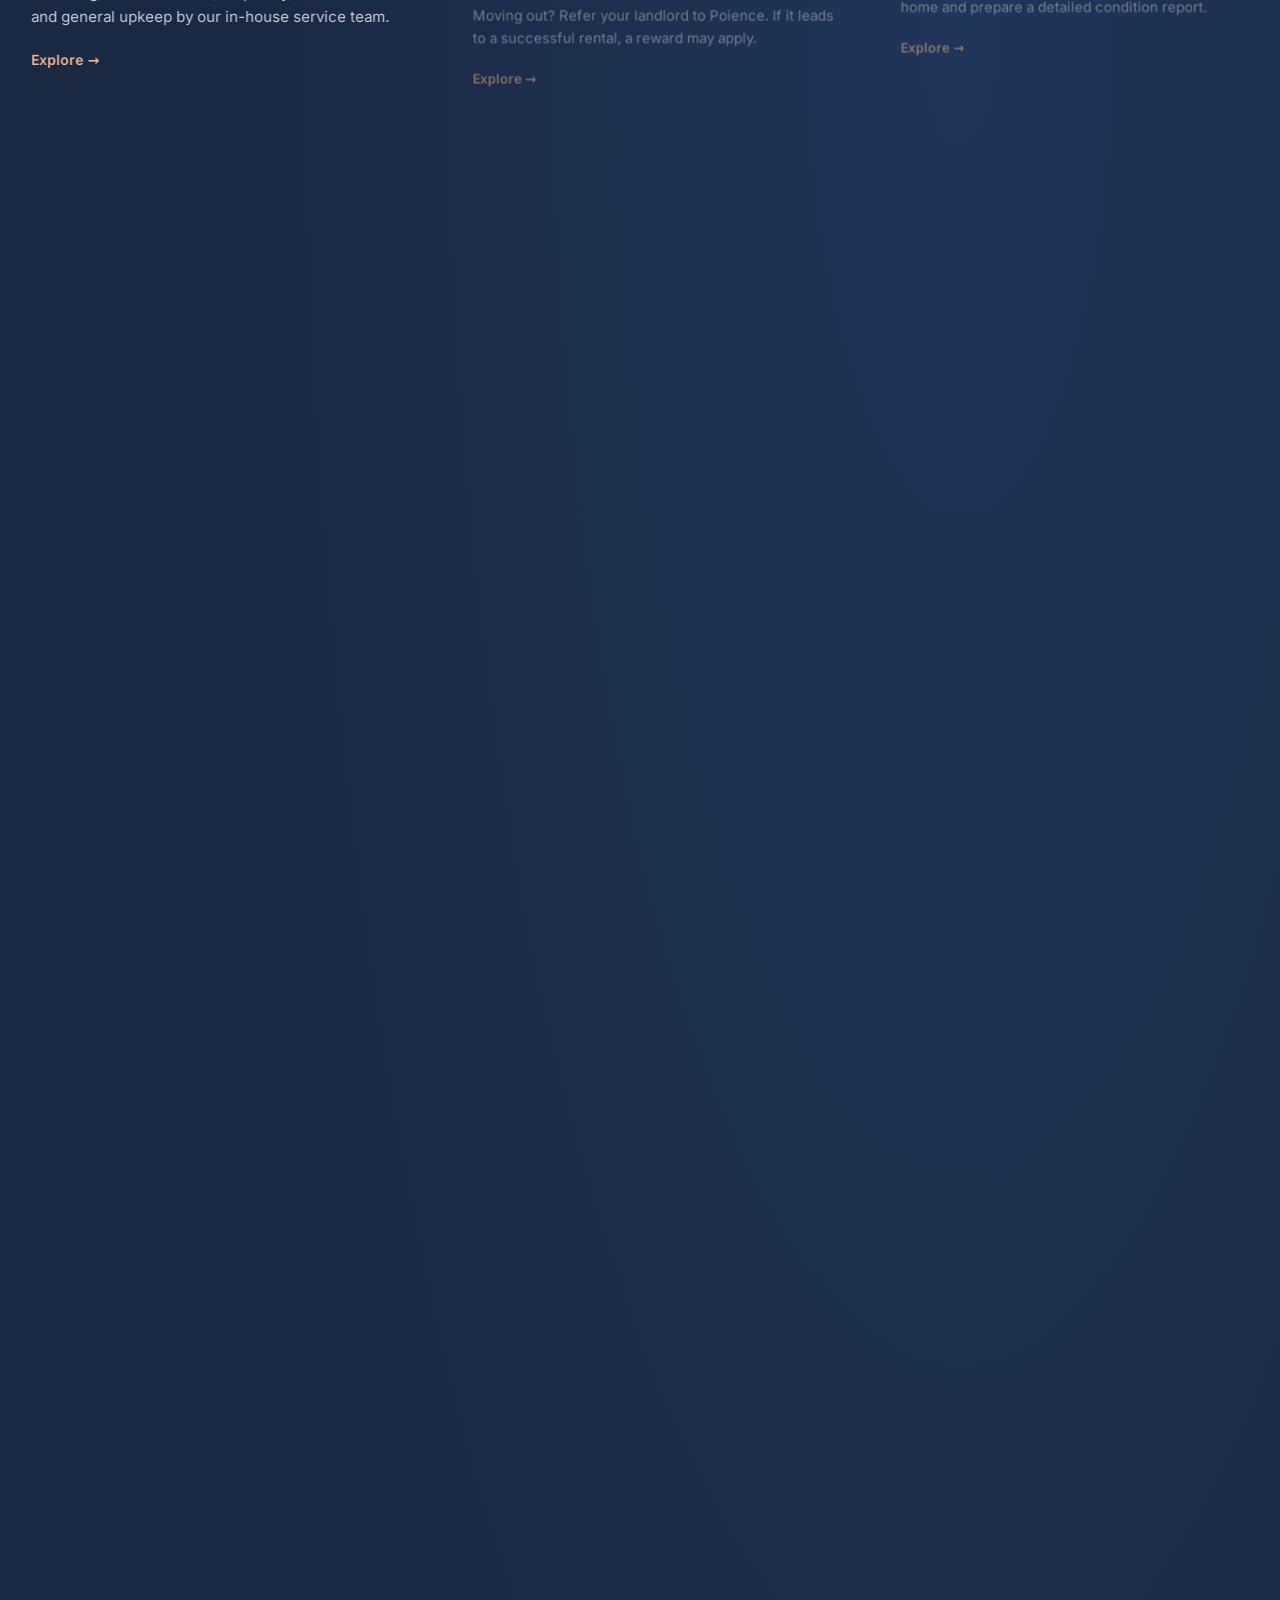
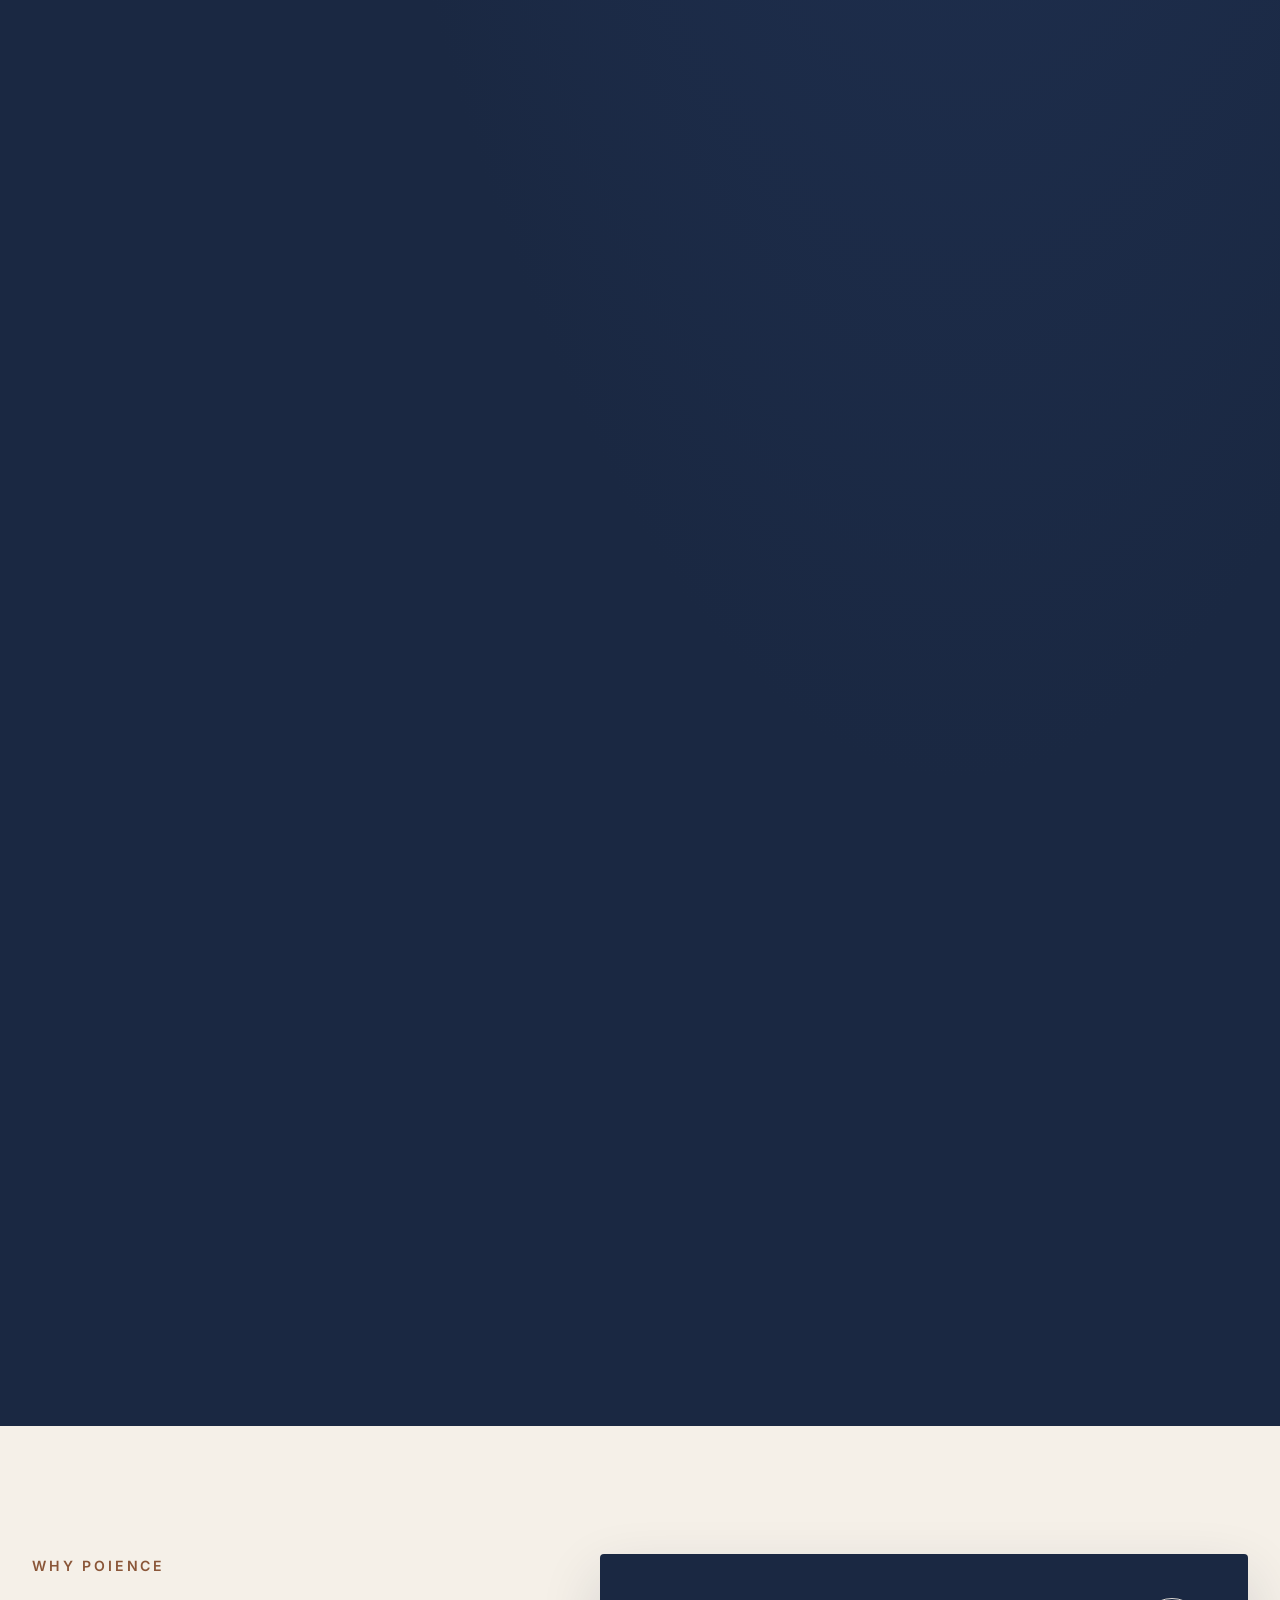
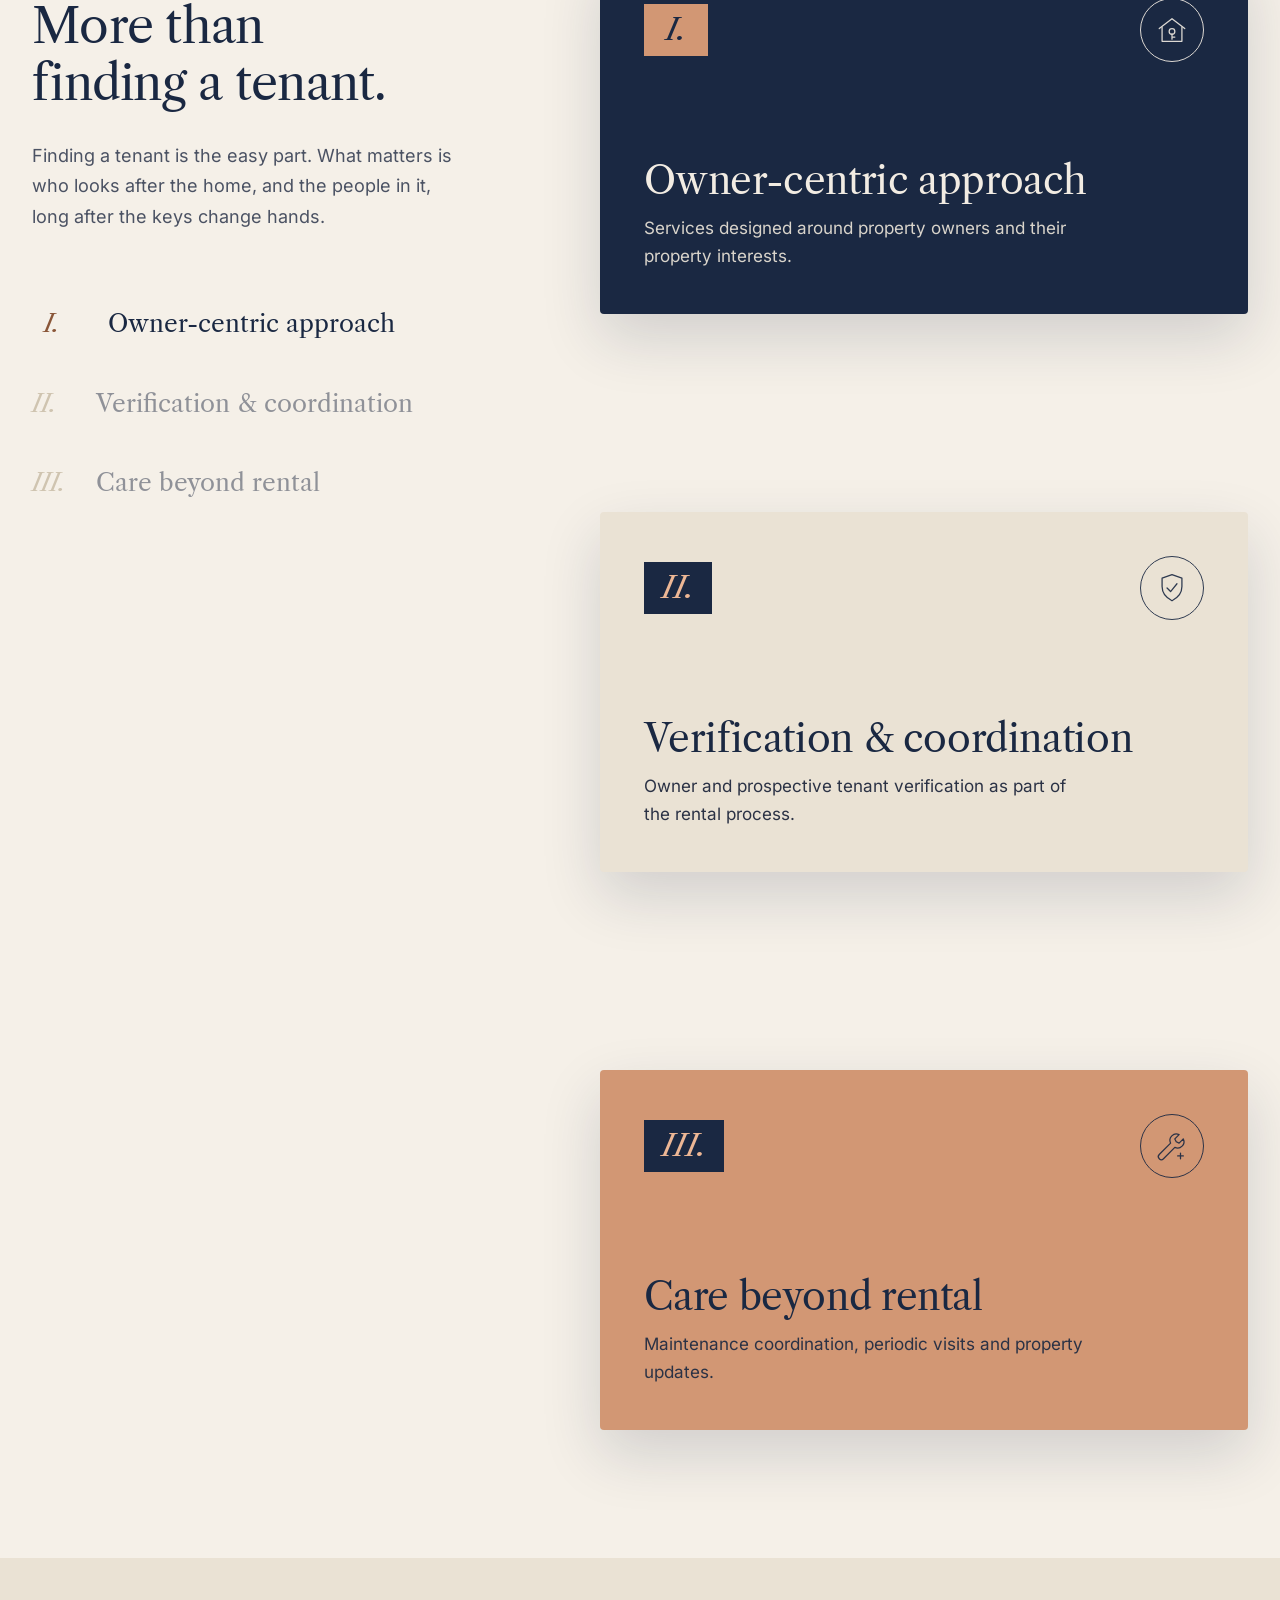
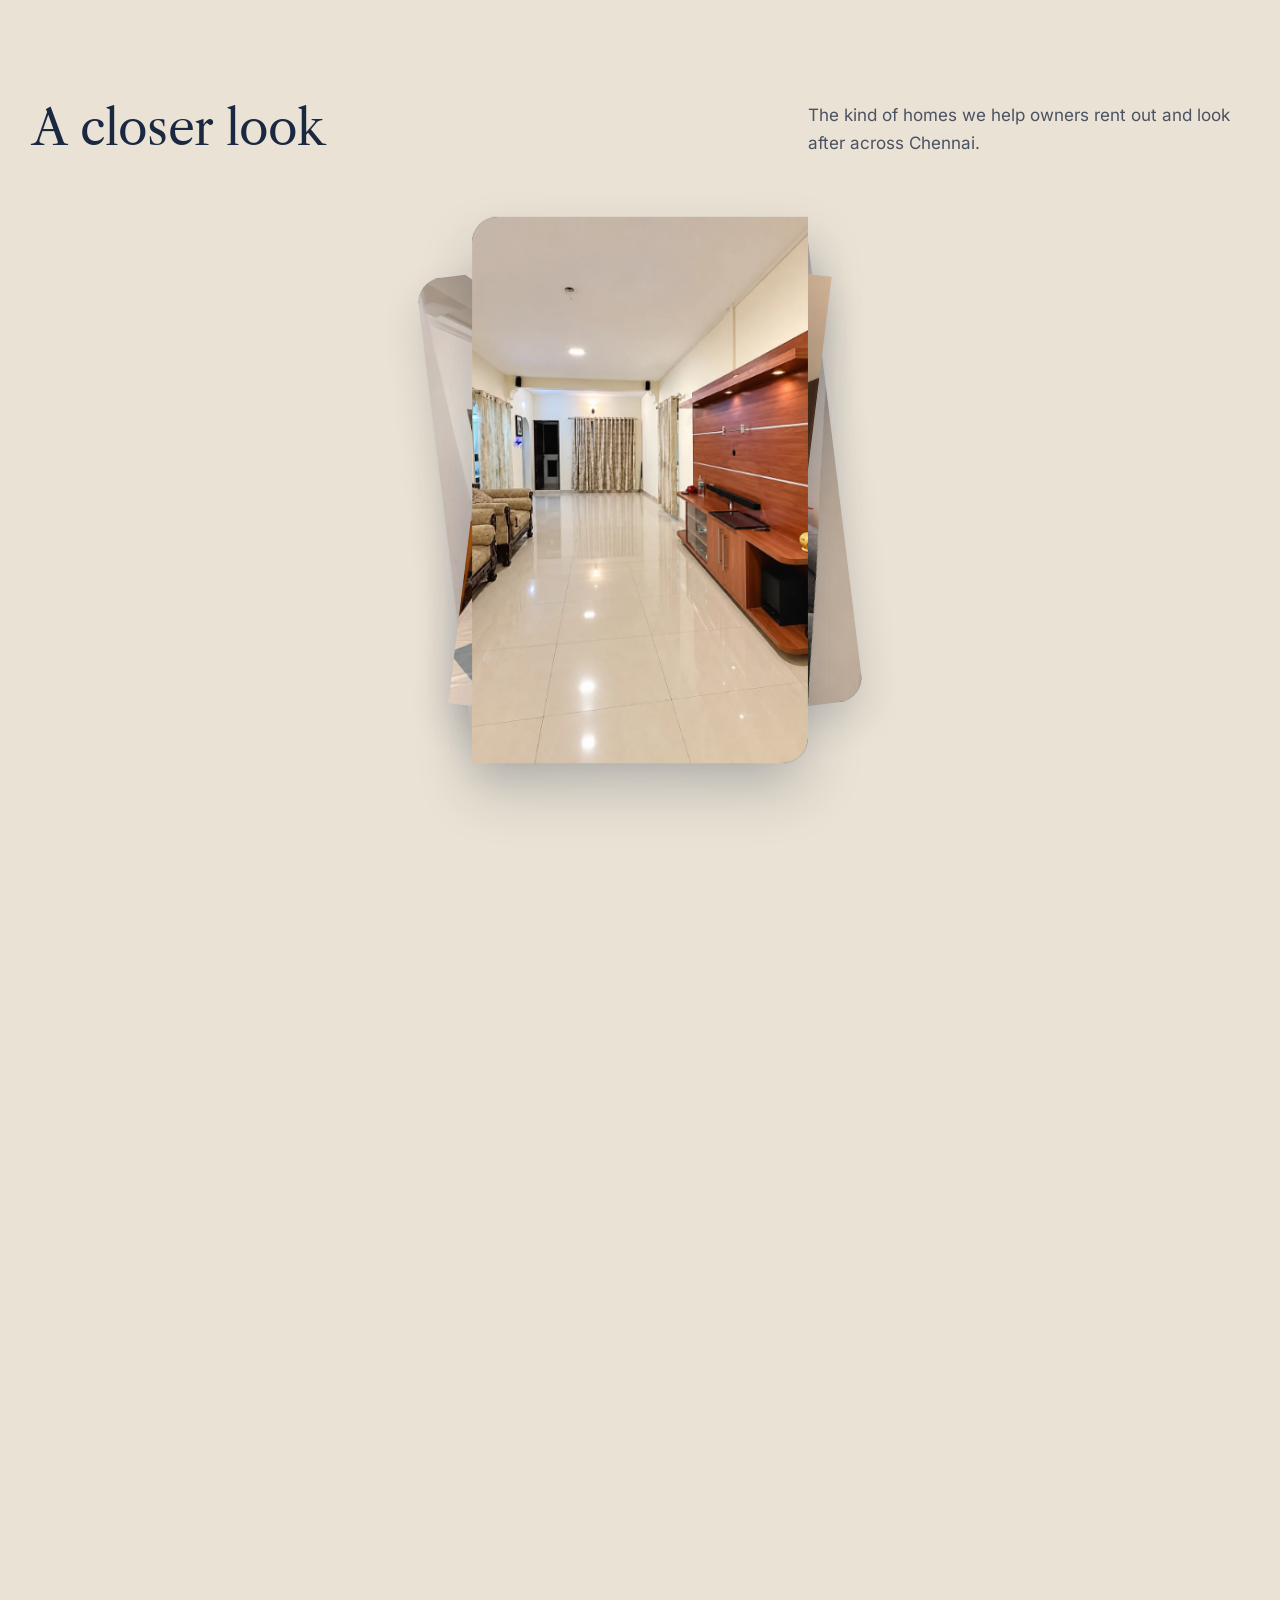
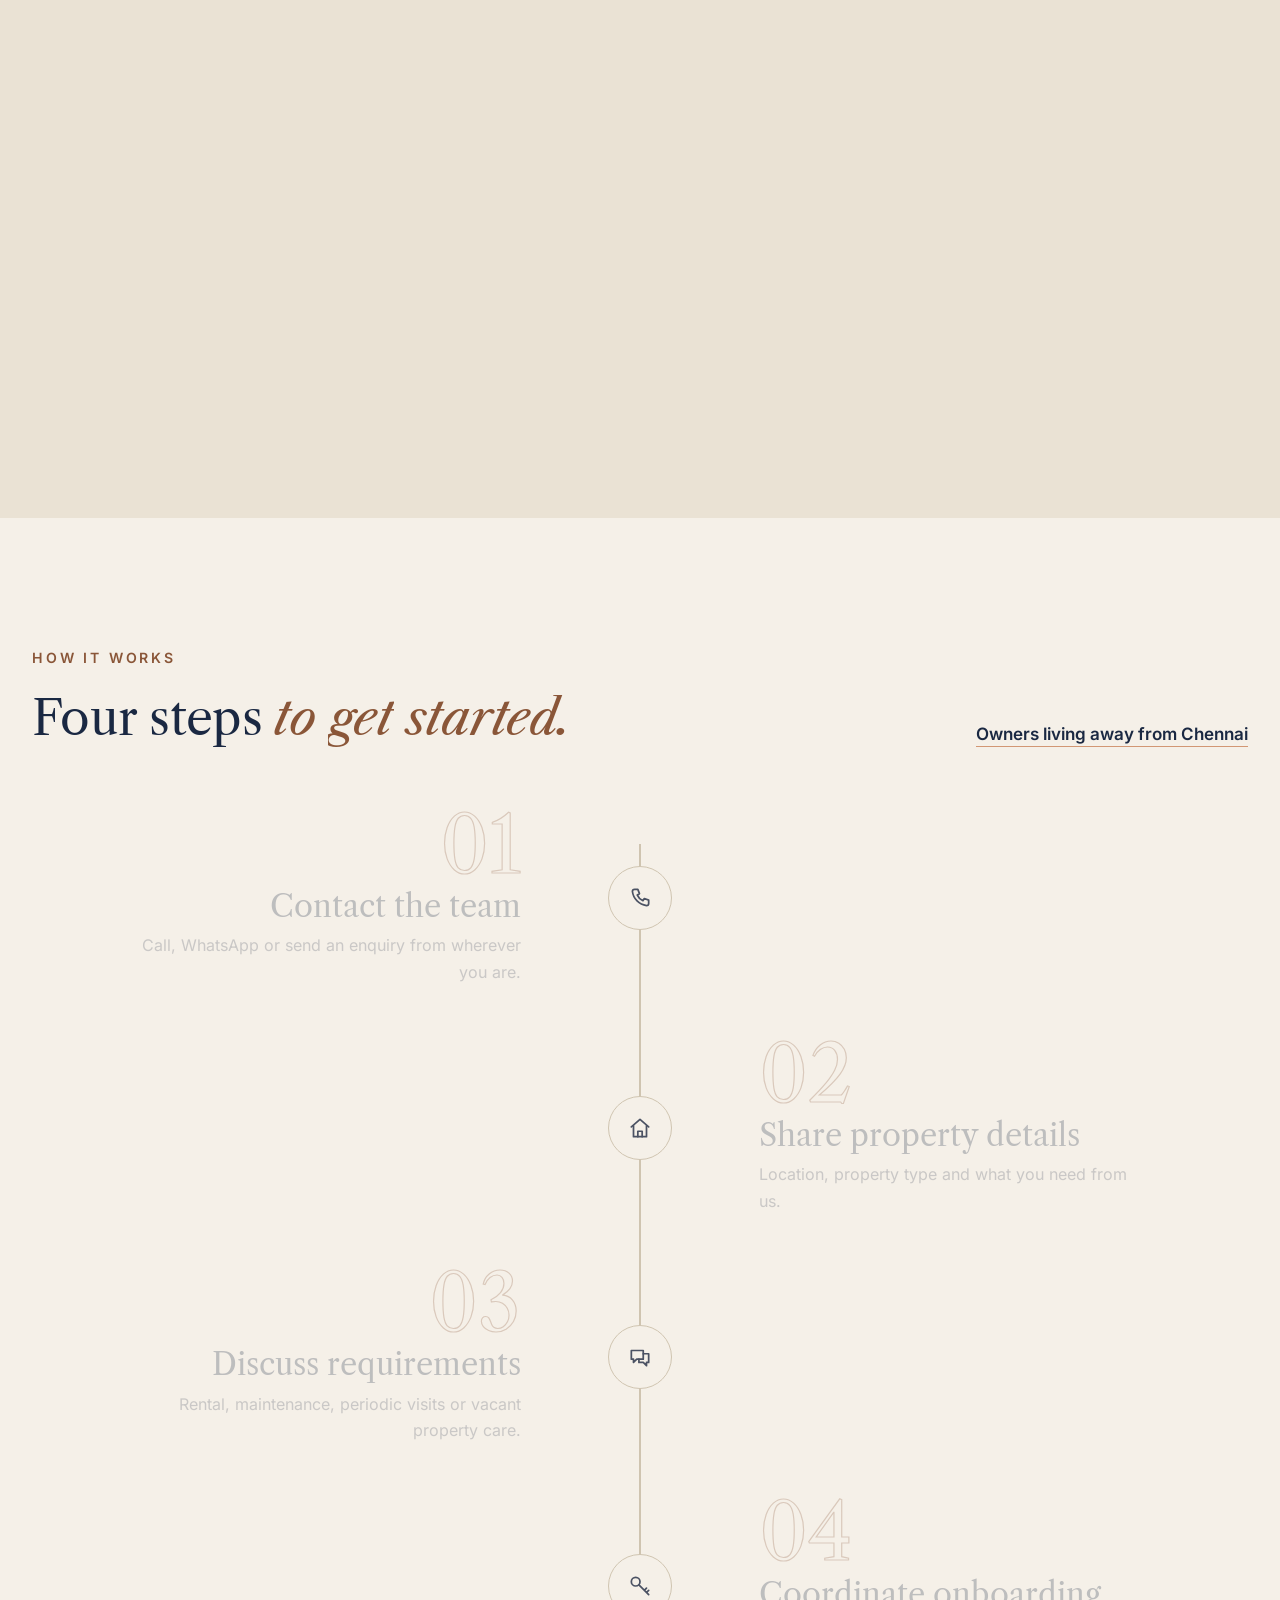
<file: privacy.html>
<!doctype html>
<html lang="en-IN" class="no-js">
<head>
<meta charset="utf-8">
<meta name="viewport" content="width=device-width, initial-scale=1">
<title>Privacy Policy — Poience</title>
<meta name="description" content="How Poience collects and uses personal information shared through this website.">
<link rel="canonical" href="https://poience.com/privacy.html">
<meta name="theme-color" content="#1A2842">
<meta property="og:type" content="website">
<meta property="og:site_name" content="Poience">
<meta property="og:title" content="Privacy Policy — Poience">
<meta property="og:description" content="How Poience collects and uses personal information shared through this website.">
<meta property="og:url" content="https://poience.com/privacy.html">
<meta property="og:image" content="https://poience.com/assets/img/og-image.jpg">
<meta name="twitter:card" content="summary_large_image">
<link rel="icon" href="assets/img/favicon-32.png" sizes="32x32" type="image/png">
<link rel="apple-touch-icon" href="assets/img/apple-touch-icon.png">
<link rel="preload" href="assets/fonts/libre-caslon-text-latin-400-normal.woff2" as="font" type="font/woff2" crossorigin>
<link rel="preload" href="assets/fonts/inter-latin-wght-normal.woff2" as="font" type="font/woff2" crossorigin>
<link rel="stylesheet" href="assets/css/style.css">
<script src="assets/js/main.js" defer></script>
</head>
<body>
<a class="skip-link" href="#main">Skip to content</a>
<header class="site-header">
<div class="container site-header__inner">
<a class="brand" href="index.html" aria-label="Poience home"><img src="assets/img/logo/poience-logo.png" alt="Poience" width="440" height="232"></a>
<button class="menu-toggle" type="button" aria-expanded="false" aria-controls="site-nav" aria-label="Open menu"><span></span></button>
<nav class="nav" id="site-nav" aria-label="Main">
<a href="index.html">Home</a>
<a href="about.html">About</a>
<a href="services.html">Services</a>
<a href="portfolio.html">Portfolio</a>
<a href="smart-products.html">Smart Products</a>
<a href="for-owners.html">For Owners</a>
<a href="faqs.html">FAQs</a>
<a class="btn btn--copper" href="contact.html">Contact Us</a>
</nav>
</div>
</header>
<main id="main"><section class="dark page-hero">
<div class="container">
<div class="page-hero__meta"><span>Privacy Policy</span><span>— / 08</span></div>
<div class="page-hero__split"><h1 class="display">Privacy <em>policy.</em></h1></div>

</div>
</section>
<section class="section"><div class="container prose">
<p class="placeholder">[DRAFT STRUCTURE — final wording to be provided by Poience and reviewed by a legal adviser before launch.]</p>
<h2>What we collect</h2><p>When you send an enquiry we receive the details you enter: name, email address, mobile number, whether you are an owner or tenant, the service you are interested in, the property location and your message.</p>
<h2>How we use it</h2><p>We use these details only to respond to your enquiry and to coordinate the services you ask about. [CONFIRM]</p>
<h2>Where it is stored</h2><p>[CONFIRM: e.g. email inbox and a Google Sheet accessible to the Poience team.]</p>
<h2>How long we keep it</h2><p>[CONFIRM RETENTION PERIOD]</p>
<h2>Your choices</h2><p>You can ask us to access, correct or delete your details at any time by contacting [EMAIL ADDRESS].</p>
<h2>Contact</h2><p>Poience Private Limited, Chennai. [ADDRESS] · [EMAIL ADDRESS]</p>
</div></section>
</main>
<footer>
<section class="cta-band dark" data-reveal aria-labelledby="cta-title">
<div class="cta-band__grid" aria-hidden="true"></div><svg class="cta-band__art" viewBox="0 0 1000 450" preserveAspectRatio="xMaxYMax meet" aria-hidden="true" focusable="false"><path pathLength="1" class="d g" d="M40 380H980" /><path pathLength="1" class="t" d="M60 380L48 392" /><path pathLength="1" class="t" d="M82 380L70 392" /><path pathLength="1" class="t" d="M104 380L92 392" /><path pathLength="1" class="t" d="M126 380L114 392" /><path pathLength="1" class="t" d="M148 380L136 392" /><path pathLength="1" class="t" d="M170 380L158 392" /><path pathLength="1" class="t" d="M192 380L180 392" /><path pathLength="1" class="t" d="M214 380L202 392" /><path pathLength="1" class="t" d="M236 380L224 392" /><path pathLength="1" class="t" d="M258 380L246 392" /><path pathLength="1" class="t" d="M280 380L268 392" /><path pathLength="1" class="t" d="M302 380L290 392" /><path pathLength="1" class="t" d="M324 380L312 392" /><path pathLength="1" class="t" d="M346 380L334 392" /><path pathLength="1" class="t" d="M368 380L356 392" /><path pathLength="1" class="t" d="M390 380L378 392" /><path pathLength="1" class="t" d="M412 380L400 392" /><path pathLength="1" class="t" d="M434 380L422 392" /><path pathLength="1" class="t" d="M456 380L444 392" /><path pathLength="1" class="t" d="M478 380L466 392" /><path pathLength="1" class="t" d="M500 380L488 392" /><path pathLength="1" class="t" d="M522 380L510 392" /><path pathLength="1" class="t" d="M544 380L532 392" /><path pathLength="1" class="t" d="M566 380L554 392" /><path pathLength="1" class="t" d="M588 380L576 392" /><path pathLength="1" class="t" d="M610 380L598 392" /><path pathLength="1" class="t" d="M632 380L620 392" /><path pathLength="1" class="t" d="M654 380L642 392" /><path pathLength="1" class="t" d="M676 380L664 392" /><path pathLength="1" class="t" d="M698 380L686 392" /><path pathLength="1" class="t" d="M720 380L708 392" /><path pathLength="1" class="t" d="M742 380L730 392" /><path pathLength="1" class="t" d="M764 380L752 392" /><path pathLength="1" class="t" d="M786 380L774 392" /><path pathLength="1" class="t" d="M808 380L796 392" /><path pathLength="1" class="t" d="M830 380L818 392" /><path pathLength="1" class="t" d="M852 380L840 392" /><path pathLength="1" class="t" d="M874 380L862 392" /><path pathLength="1" class="t" d="M896 380L884 392" /><path pathLength="1" class="t" d="M918 380L906 392" /><path pathLength="1" class="t" d="M940 380L928 392" /><path pathLength="1" class="t" d="M962 380L950 392" /><rect pathLength="1" class="d" x="300" y="250" width="420" height="130" /><rect pathLength="1" class="d" x="250" y="140" width="520" height="110" /><rect pathLength="1" class="d" x="236" y="124" width="548" height="16" /><rect pathLength="1" class="d" x="560" y="92" width="150" height="32" /><path pathLength="1" class="t" d="M330 124L330 100" /><path pathLength="1" class="t" d="M356 124L356 100" /><path pathLength="1" class="t" d="M382 124L382 100" /><path pathLength="1" class="t" d="M408 124L408 100" /><path pathLength="1" class="t" d="M434 124L434 100" /><path pathLength="1" class="t" d="M460 124L460 100" /><path pathLength="1" class="t" d="M486 124L486 100" /><path pathLength="1" class="t" d="M512 124L512 100" /><path pathLength="1" class="t" d="M538 124L538 100" /><path pathLength="1" class="t" d="M320 100H550" /><rect pathLength="1" class="d" x="275" y="162" width="92" height="64" /><path pathLength="1" class="t" d="M321 162L321 226" /><rect pathLength="1" class="d w" x="385" y="162" width="92" height="64" /><path pathLength="1" class="t" d="M431 162L431 226" /><rect pathLength="1" class="d" x="495" y="162" width="92" height="64" /><path pathLength="1" class="t" d="M541 162L541 226" /><rect pathLength="1" class="d w" x="605" y="162" width="92" height="64" /><path pathLength="1" class="t" d="M651 162L651 226" /><path pathLength="1" class="t" d="M258 236L258 250" /><path pathLength="1" class="t" d="M270 236L270 250" /><path pathLength="1" class="t" d="M282 236L282 250" /><path pathLength="1" class="t" d="M294 236L294 250" /><path pathLength="1" class="t" d="M306 236L306 250" /><path pathLength="1" class="t" d="M318 236L318 250" /><path pathLength="1" class="t" d="M330 236L330 250" /><path pathLength="1" class="t" d="M342 236L342 250" /><path pathLength="1" class="t" d="M354 236L354 250" /><path pathLength="1" class="t" d="M366 236L366 250" /><path pathLength="1" class="t" d="M378 236L378 250" /><path pathLength="1" class="t" d="M390 236L390 250" /><path pathLength="1" class="t" d="M402 236L402 250" /><path pathLength="1" class="t" d="M414 236L414 250" /><path pathLength="1" class="t" d="M426 236L426 250" /><path pathLength="1" class="t" d="M438 236L438 250" /><path pathLength="1" class="t" d="M450 236L450 250" /><path pathLength="1" class="t" d="M462 236L462 250" /><path pathLength="1" class="t" d="M474 236L474 250" /><path pathLength="1" class="t" d="M486 236L486 250" /><path pathLength="1" class="t" d="M498 236L498 250" /><path pathLength="1" class="t" d="M510 236L510 250" /><path pathLength="1" class="t" d="M522 236L522 250" /><path pathLength="1" class="t" d="M534 236L534 250" /><path pathLength="1" class="t" d="M546 236L546 250" /><path pathLength="1" class="t" d="M558 236L558 250" /><path pathLength="1" class="t" d="M570 236L570 250" /><path pathLength="1" class="t" d="M582 236L582 250" /><path pathLength="1" class="t" d="M594 236L594 250" /><path pathLength="1" class="t" d="M606 236L606 250" /><path pathLength="1" class="t" d="M618 236L618 250" /><path pathLength="1" class="t" d="M630 236L630 250" /><path pathLength="1" class="t" d="M642 236L642 250" /><path pathLength="1" class="t" d="M654 236L654 250" /><path pathLength="1" class="t" d="M666 236L666 250" /><path pathLength="1" class="t" d="M678 236L678 250" /><path pathLength="1" class="t" d="M690 236L690 250" /><path pathLength="1" class="t" d="M702 236L702 250" /><path pathLength="1" class="t" d="M714 236L714 250" /><path pathLength="1" class="t" d="M726 236L726 250" /><path pathLength="1" class="t" d="M738 236L738 250" /><path pathLength="1" class="t" d="M750 236L750 250" /><path pathLength="1" class="t" d="M250 236H770" /><rect pathLength="1" class="d w" x="470" y="290" width="60" height="90" /><path pathLength="1" class="t" d="M500 290L500 380" /><circle pathLength="1" class="t" cx="522" cy="338" r="2.5"/><rect pathLength="1" class="d" x="330" y="282" width="110" height="70" /><path pathLength="1" class="t" d="M385 282L385 352" /><path pathLength="1" class="t" d="M330 317H440" /><rect pathLength="1" class="d w" x="560" y="282" width="130" height="70" /><path pathLength="1" class="t" d="M625 282L625 352" /><path pathLength="1" class="t" d="M458 373H542" /><path pathLength="1" class="t" d="M450 366H550" /><path pathLength="1" class="t" d="M442 359H558" /><path pathLength="1" class="d" d="M140 380V350" /><circle pathLength="1" class="d" cx="140" cy="318" r="32"/><circle pathLength="1" class="t" cx="126" cy="310" r="17"/><circle pathLength="1" class="t" cx="156" cy="328" r="14"/><rect pathLength="1" class="d" x="790" y="330" width="170" height="50" /><path pathLength="1" class="t" d="M805 338L805 372" /><path pathLength="1" class="t" d="M820 338L820 372" /><path pathLength="1" class="t" d="M835 338L835 372" /><path pathLength="1" class="t" d="M850 338L850 372" /><path pathLength="1" class="t" d="M865 338L865 372" /><path pathLength="1" class="t" d="M880 338L880 372" /><path pathLength="1" class="t" d="M895 338L895 372" /><path pathLength="1" class="t" d="M910 338L910 372" /><path pathLength="1" class="t" d="M925 338L925 372" /><path pathLength="1" class="t" d="M940 338L940 372" /><path pathLength="1" class="t" d="M955 338L955 372" /><path pathLength="1" class="t" d="M236 420H784M236 412V428M784 412V428" /><text x="510" y="414" text-anchor="middle">16 400</text><path pathLength="1" class="t" d="M810 92V380M802 92H818M802 380H818" /><text x="822" y="240" transform="rotate(90 822 240)" text-anchor="middle">+ 9.60</text><path pathLength="1" class="t" d="M236 60H560" stroke-dasharray="3 5"/><path pathLength="1" class="t" d="M200 140H236M200 140l-8 -8h16z" /><text x="160" y="134" text-anchor="end">FF +3.20</text><path pathLength="1" class="t" d="M200 250H236M200 250l-8 -8h16z" /><text x="160" y="244" text-anchor="end">GF +0.00</text><path pathLength="1" class="t" d="M40 40H210V92H40Z M40 66H210" /><text x="50" y="58">ELEVATION · A</text><text x="50" y="84">POIENCE / CHN</text><g transform="translate(930 70)"><circle pathLength="1" class="t" r="22"/><path pathLength="1" class="d" d="M0 -18L7 10 0 4 -7 10Z"/><text y="-28" text-anchor="middle">N</text></g></svg>
<div class="container">
<h2 class="h2" id="cta-title">Your property deserves <em>more than just a tenant.</em></h2>
<div class="btn-row"><a class="btn btn--copper" href="contact.html">Talk to Our Team <span class="arrow" aria-hidden="true">→</span></a><a class="btn btn--ghost" href="contact.html?service=Property%20Rental">List Your Property</a></div>
</div>
</section>
<div class="site-footer">
<div class="container site-footer__grid">
<div><img src="assets/img/logo/poience-logo.png" alt="Poience" width="440" height="232" loading="lazy"><p>An owner-centric PropTech company focused on rental property and asset management in Chennai.</p></div>
<div><h2>PAGES</h2><ul><li><a href="index.html">Home</a></li><li><a href="about.html">About</a></li><li><a href="services.html">Services</a></li><li><a href="portfolio.html">Portfolio</a></li><li><a href="smart-products.html">Smart Products</a></li><li><a href="for-owners.html">For Owners</a></li><li><a href="faqs.html">FAQs</a></li><li><a href="contact.html">Contact Us</a></li></ul></div>
<div><h2>GET IN TOUCH</h2><ul>
<li><a href="tel:+919940423352">Phone · +91 99404 23352</a></li>
<li><a href="https://wa.me/919940423352?text=Hi%20Poience%2C%20I%20would%20like%20to%20know%20more.">WhatsApp · +91 99404 23352</a></li>
<li><a href="mailto:hello@poience.com">Email · [EMAIL ADDRESS]</a></li>
<li><a href="https://www.instagram.com/poience/" target="_blank" rel="noopener">Instagram · @poience</a></li>
<li>Chennai · OMR</li></ul></div>
</div>
<div class="container site-footer__base"><span>© <span data-year>2026</span> Poience Private Limited</span><span><a href="privacy.html">Privacy Policy</a> · Owner first. Property always.</span></div>
</div>
</footer>
<a class="wa-fab" href="https://wa.me/919940423352?text=Hi%20Poience%2C%20I%20would%20like%20to%20know%20more." aria-label="Chat with Poience on WhatsApp"><svg viewBox="0 0 24 24" aria-hidden="true" fill="none" stroke="currentColor" stroke-width="1.8" stroke-linecap="round" stroke-linejoin="round"><path d="M4 20 L5.4 15.8 A8 8 0 1 1 8.4 18.7 Z"/><path d="M9 9.5 c0 3 2.5 5.5 5.5 5.5 l1 -1.6 -2 -1 -0.8 0.8 c-1 -0.4 -1.6 -1 -2 -2 l0.8 -0.8 -1 -2 Z"/></svg><span>WhatsApp</span></a>
</body>
</html>
</file>
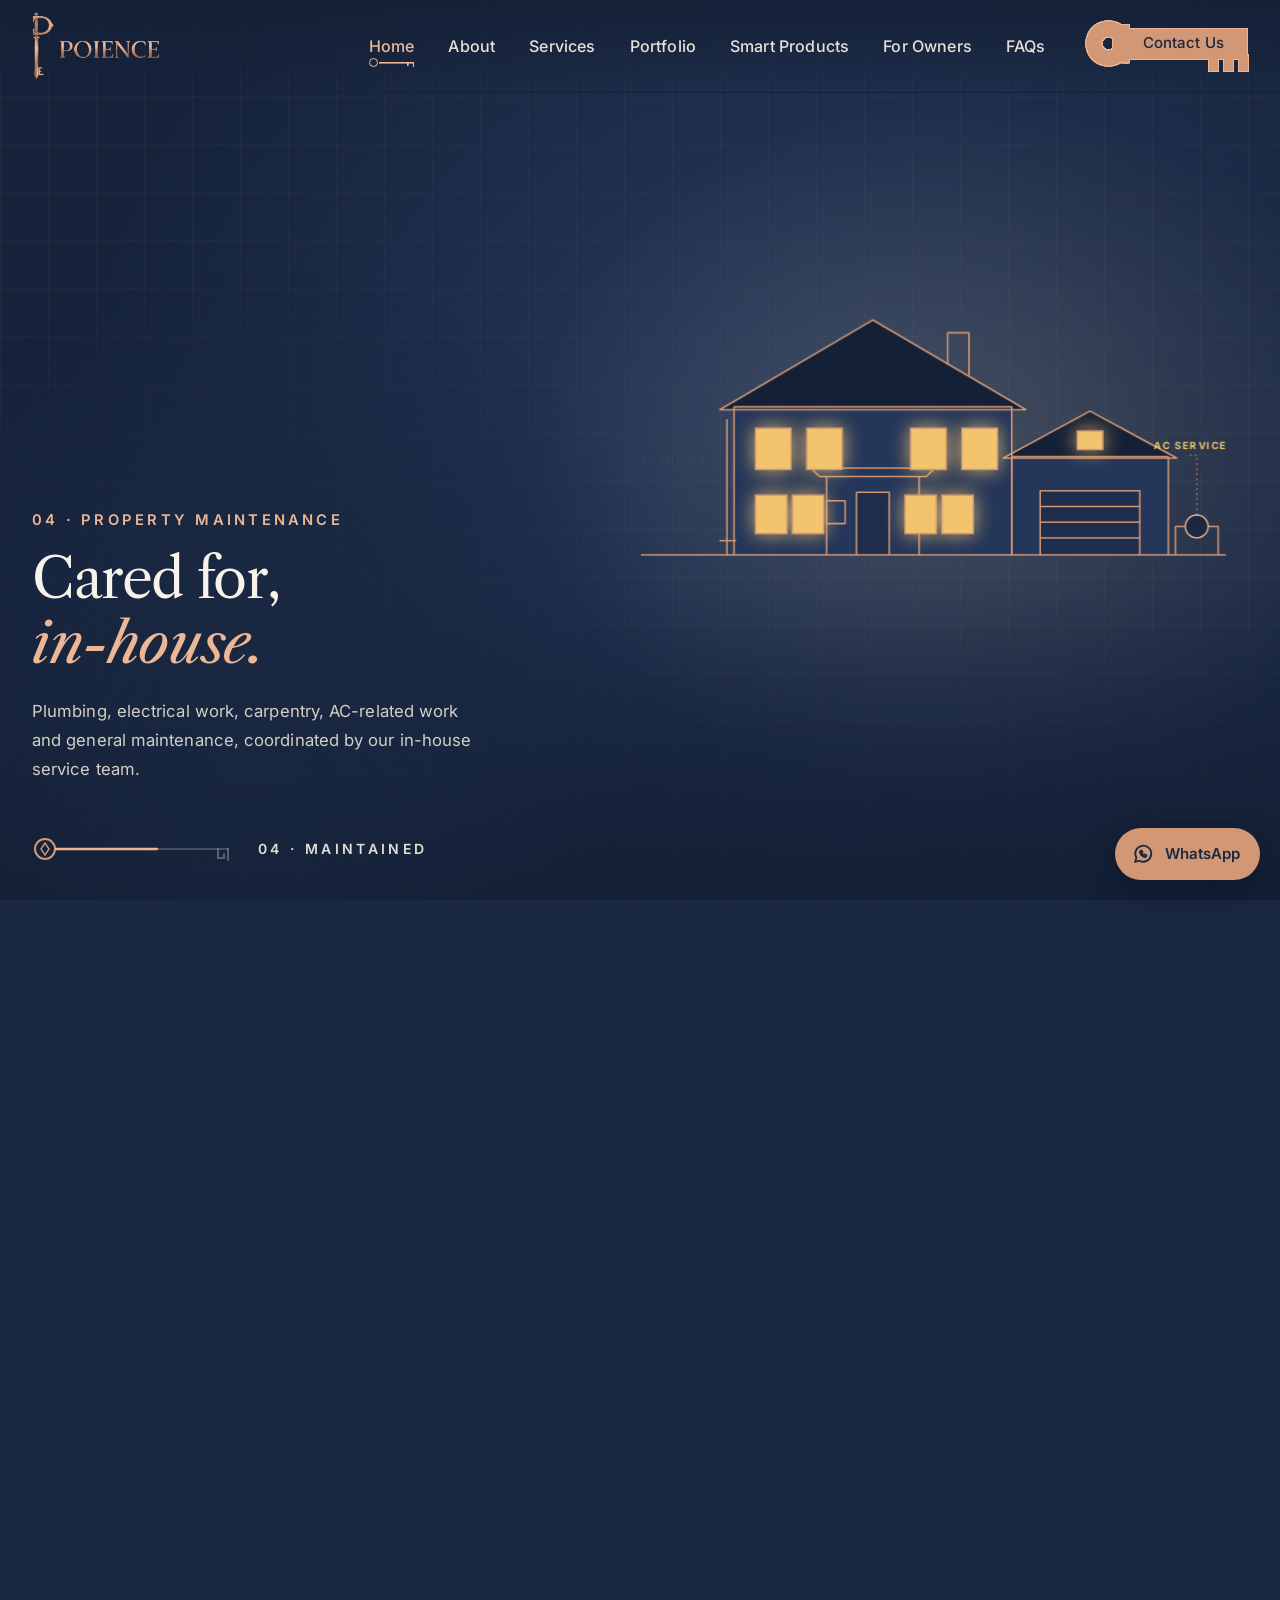
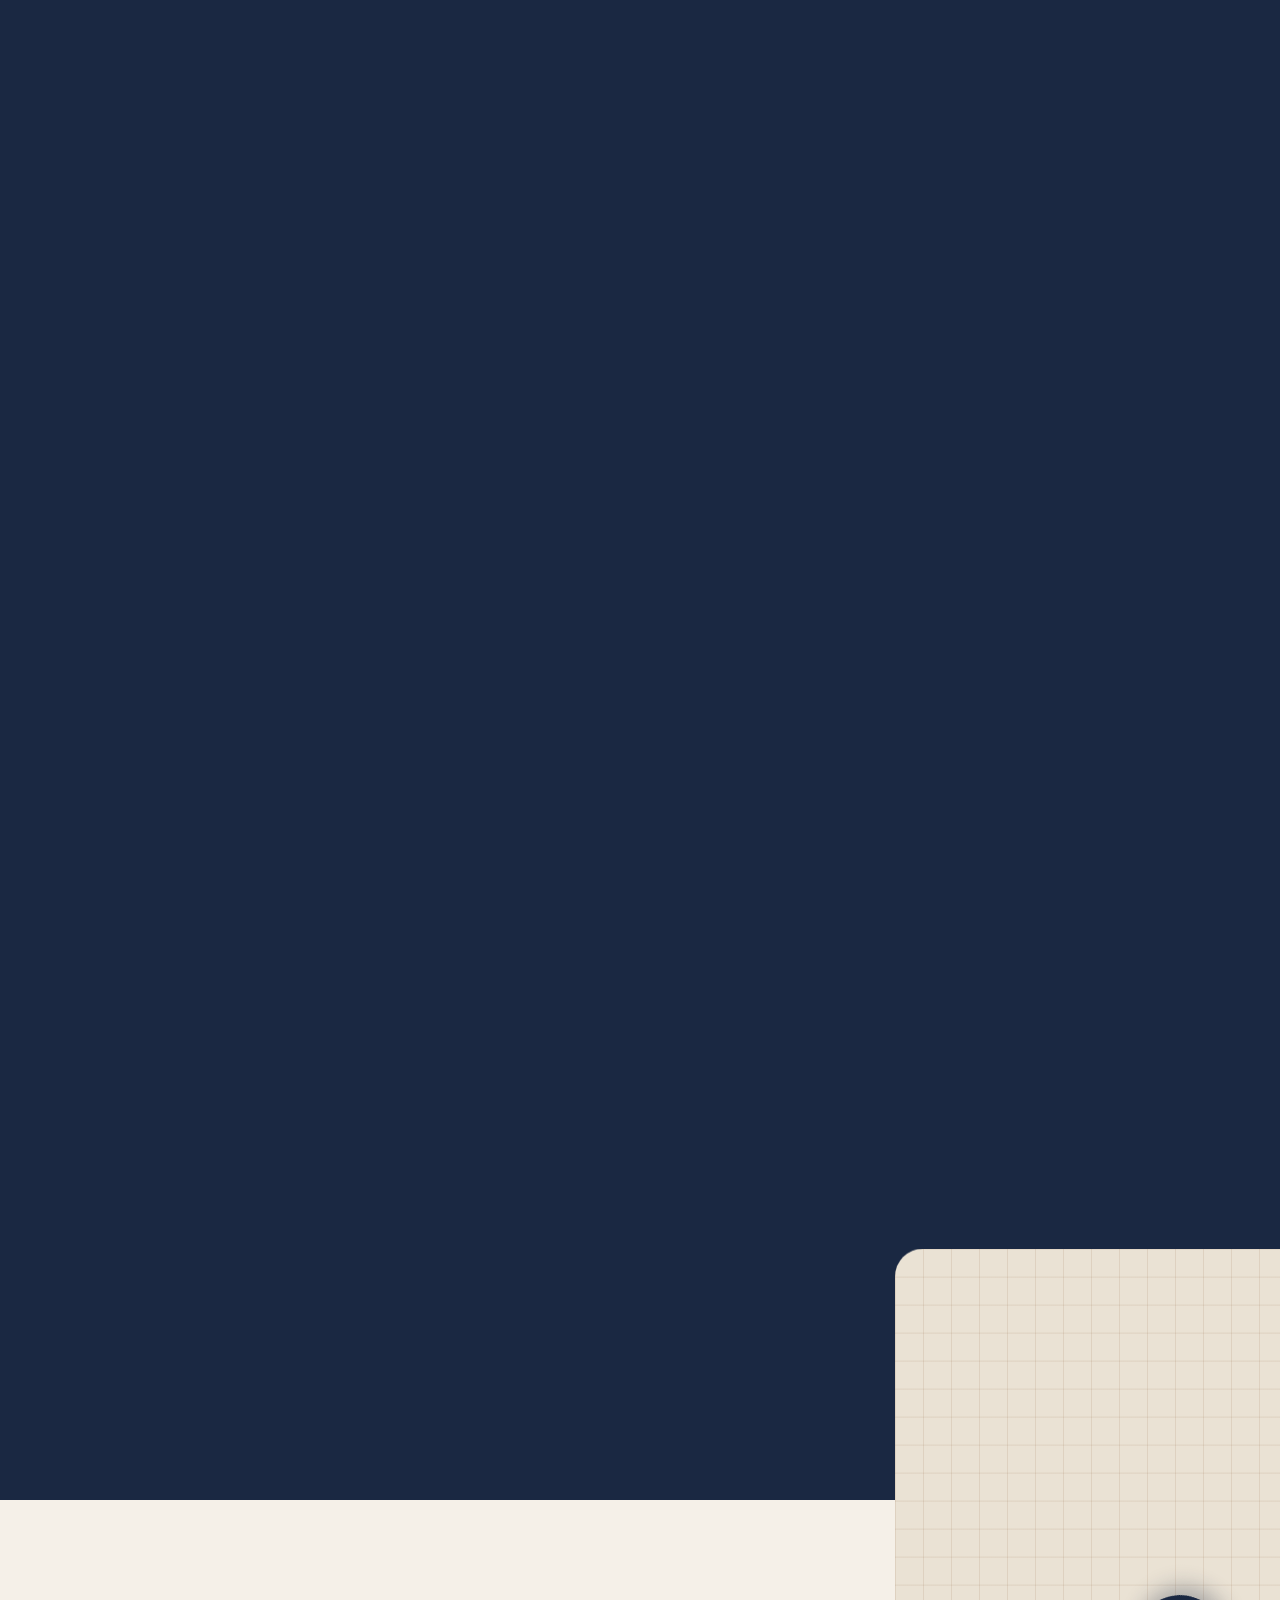
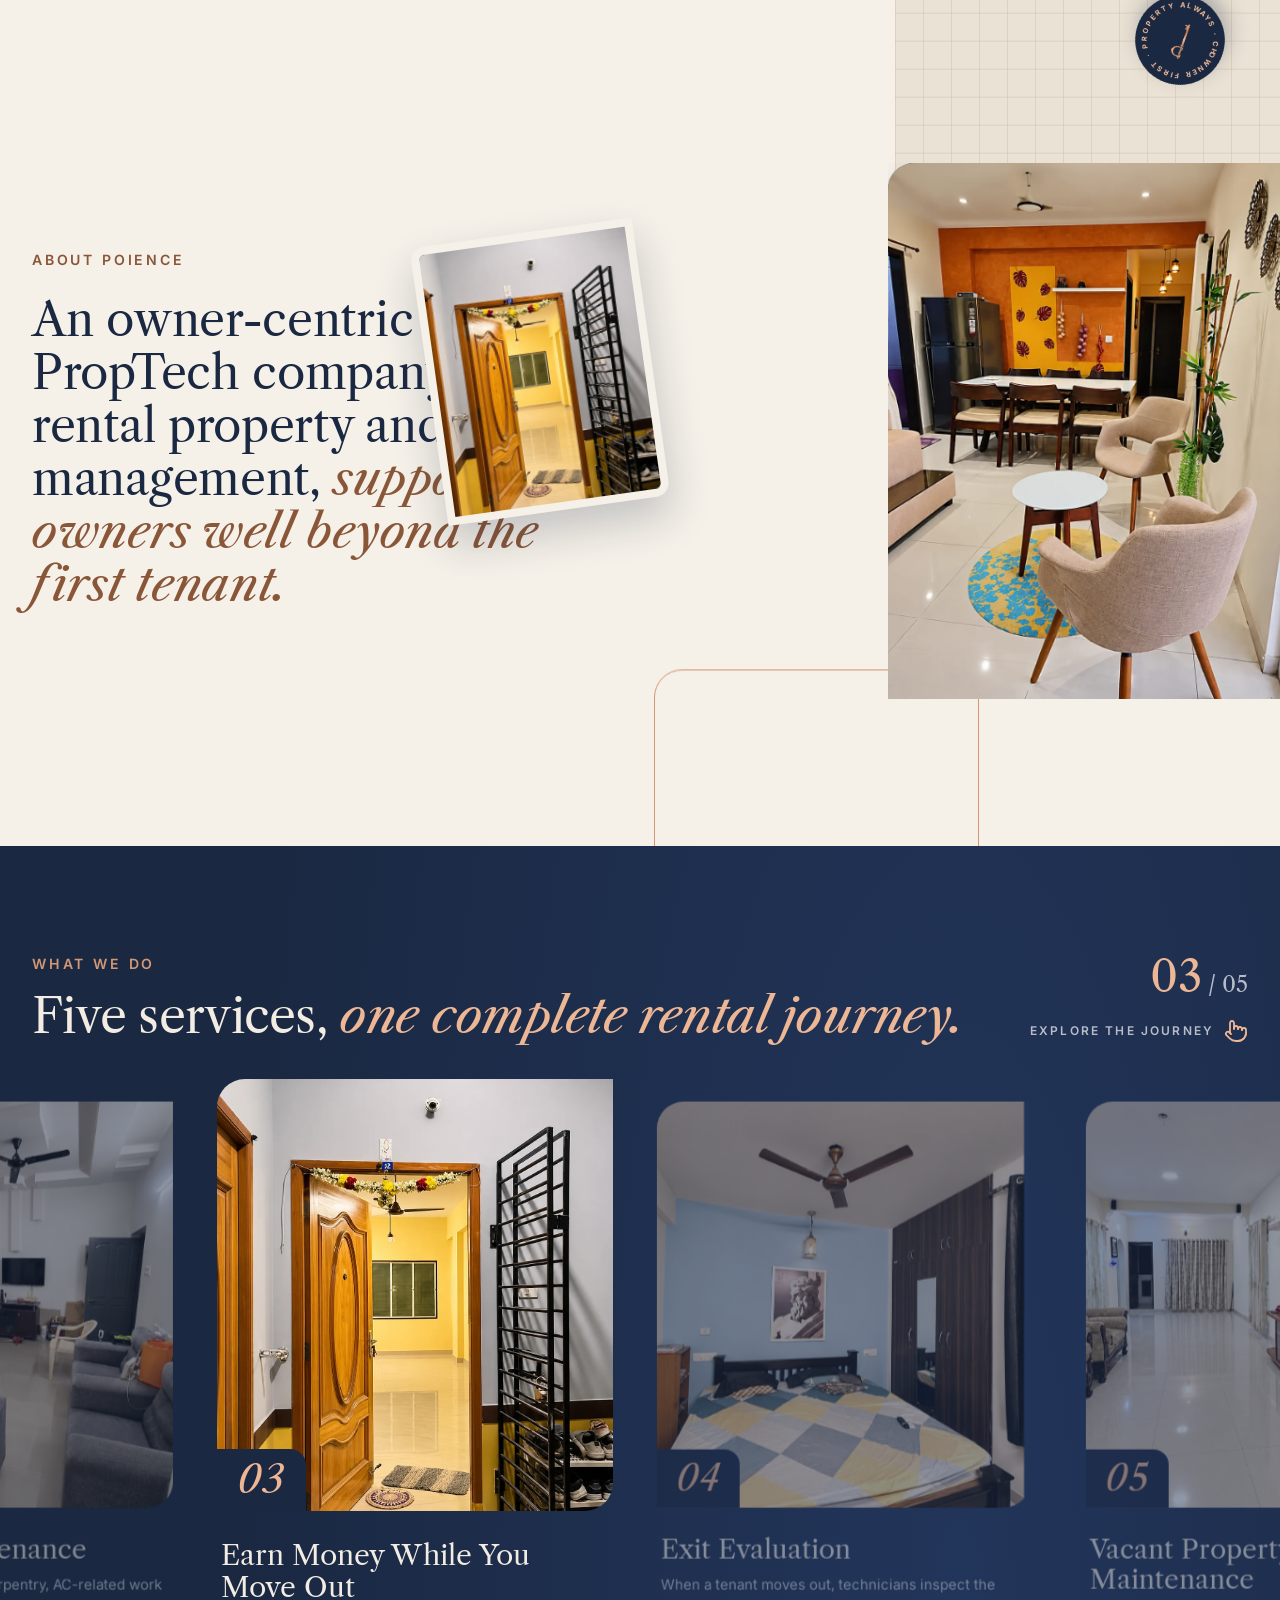
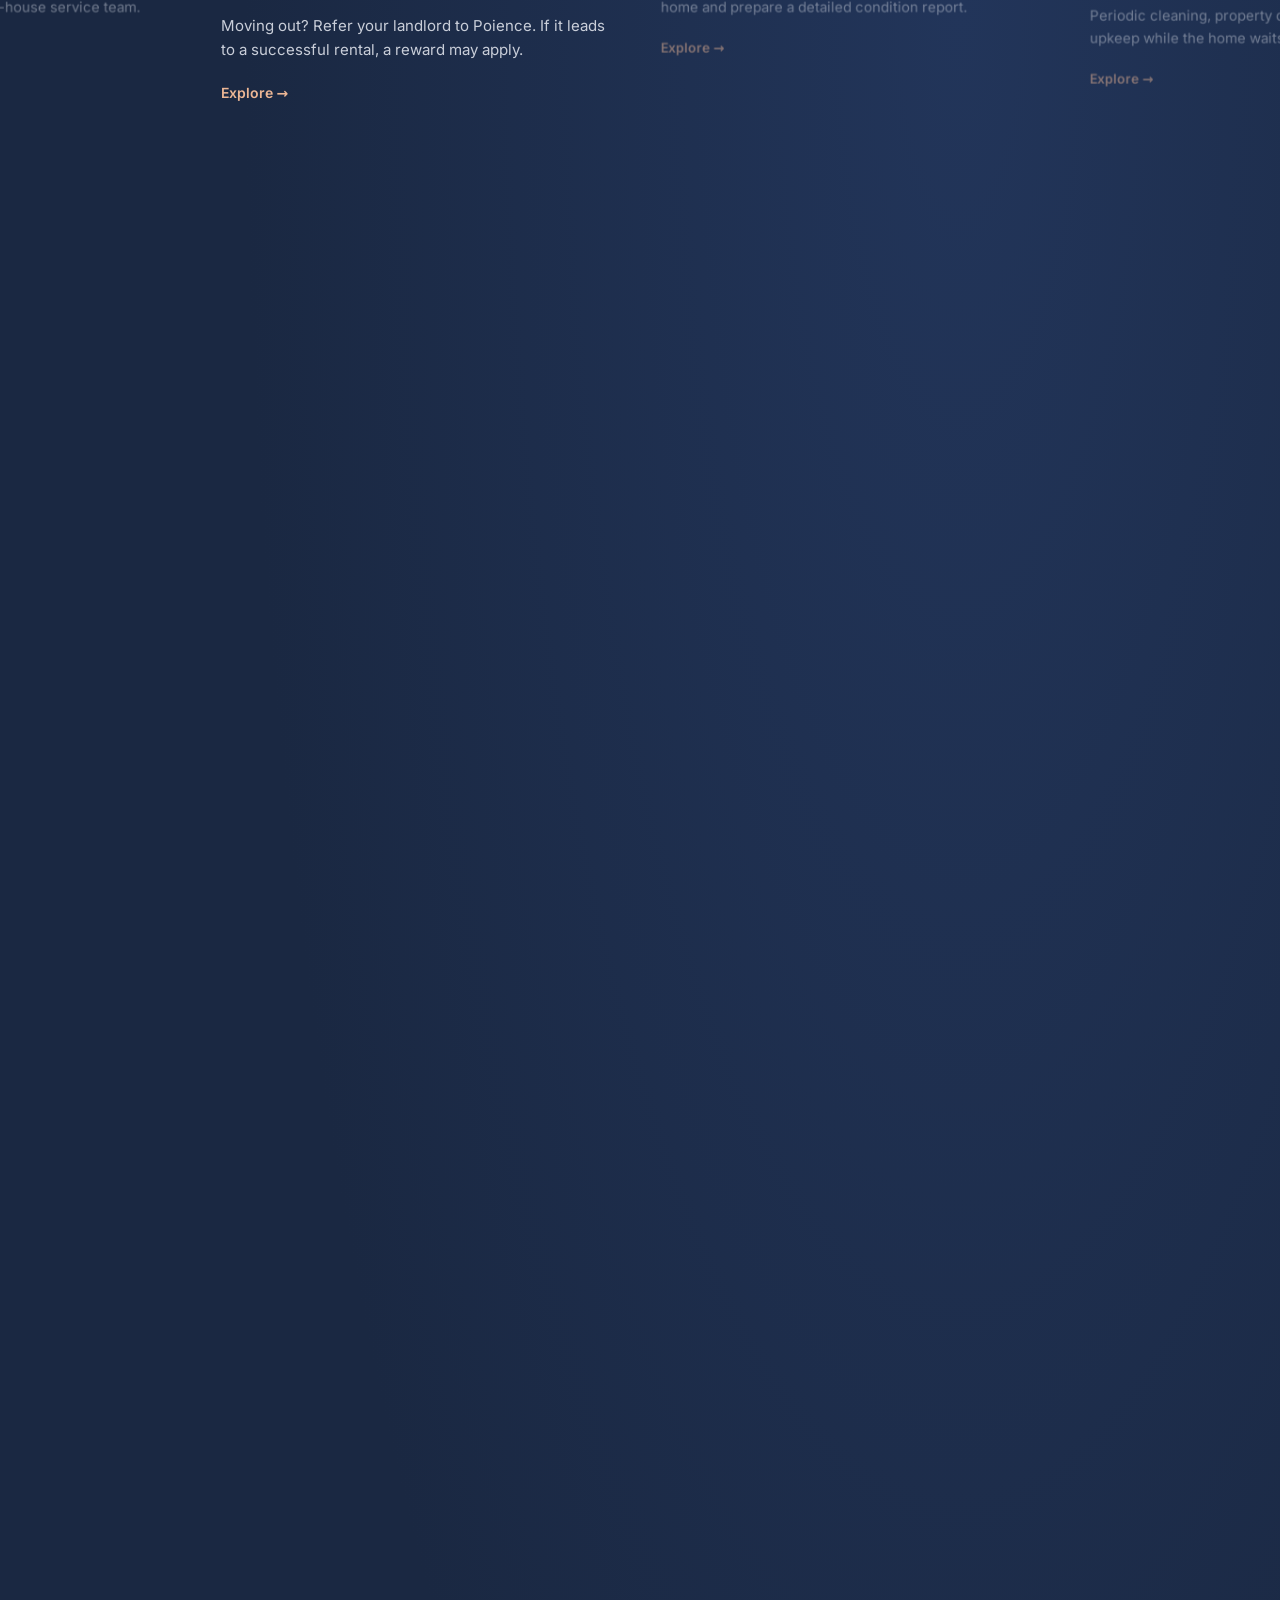
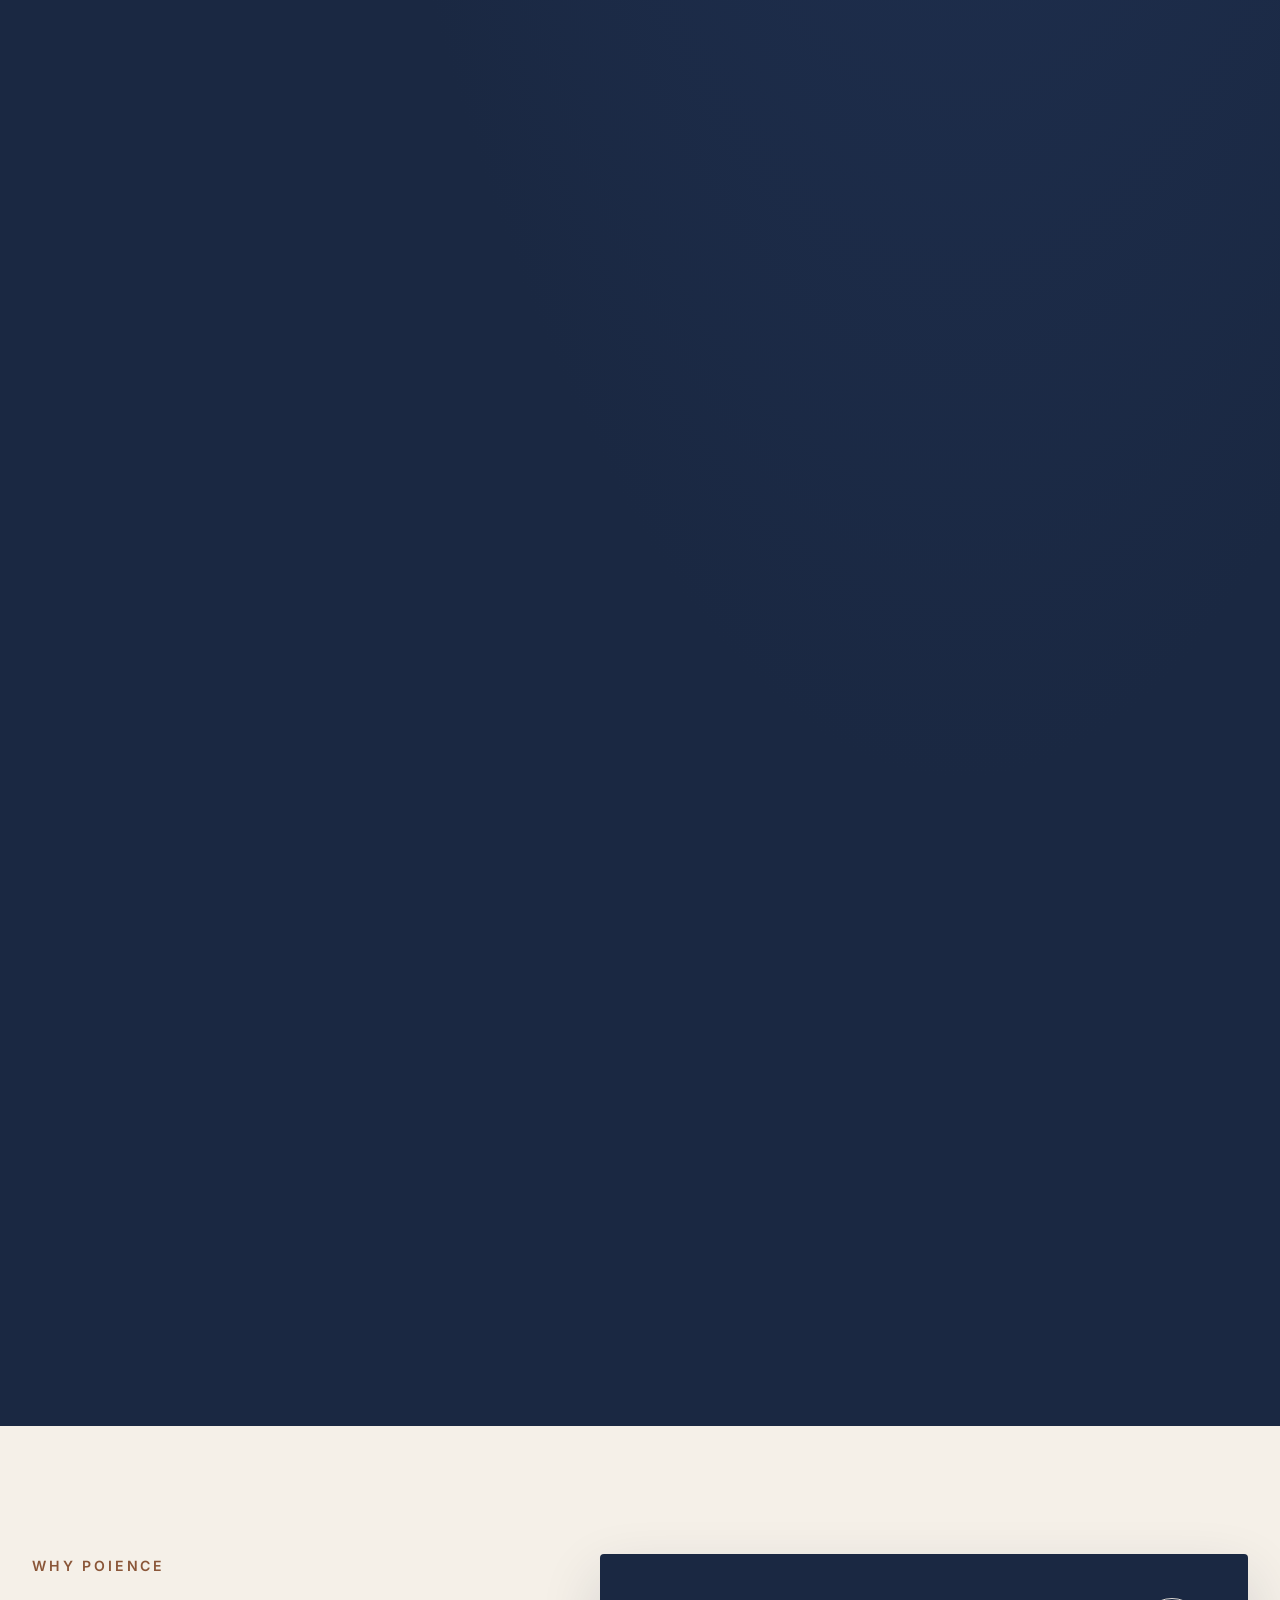
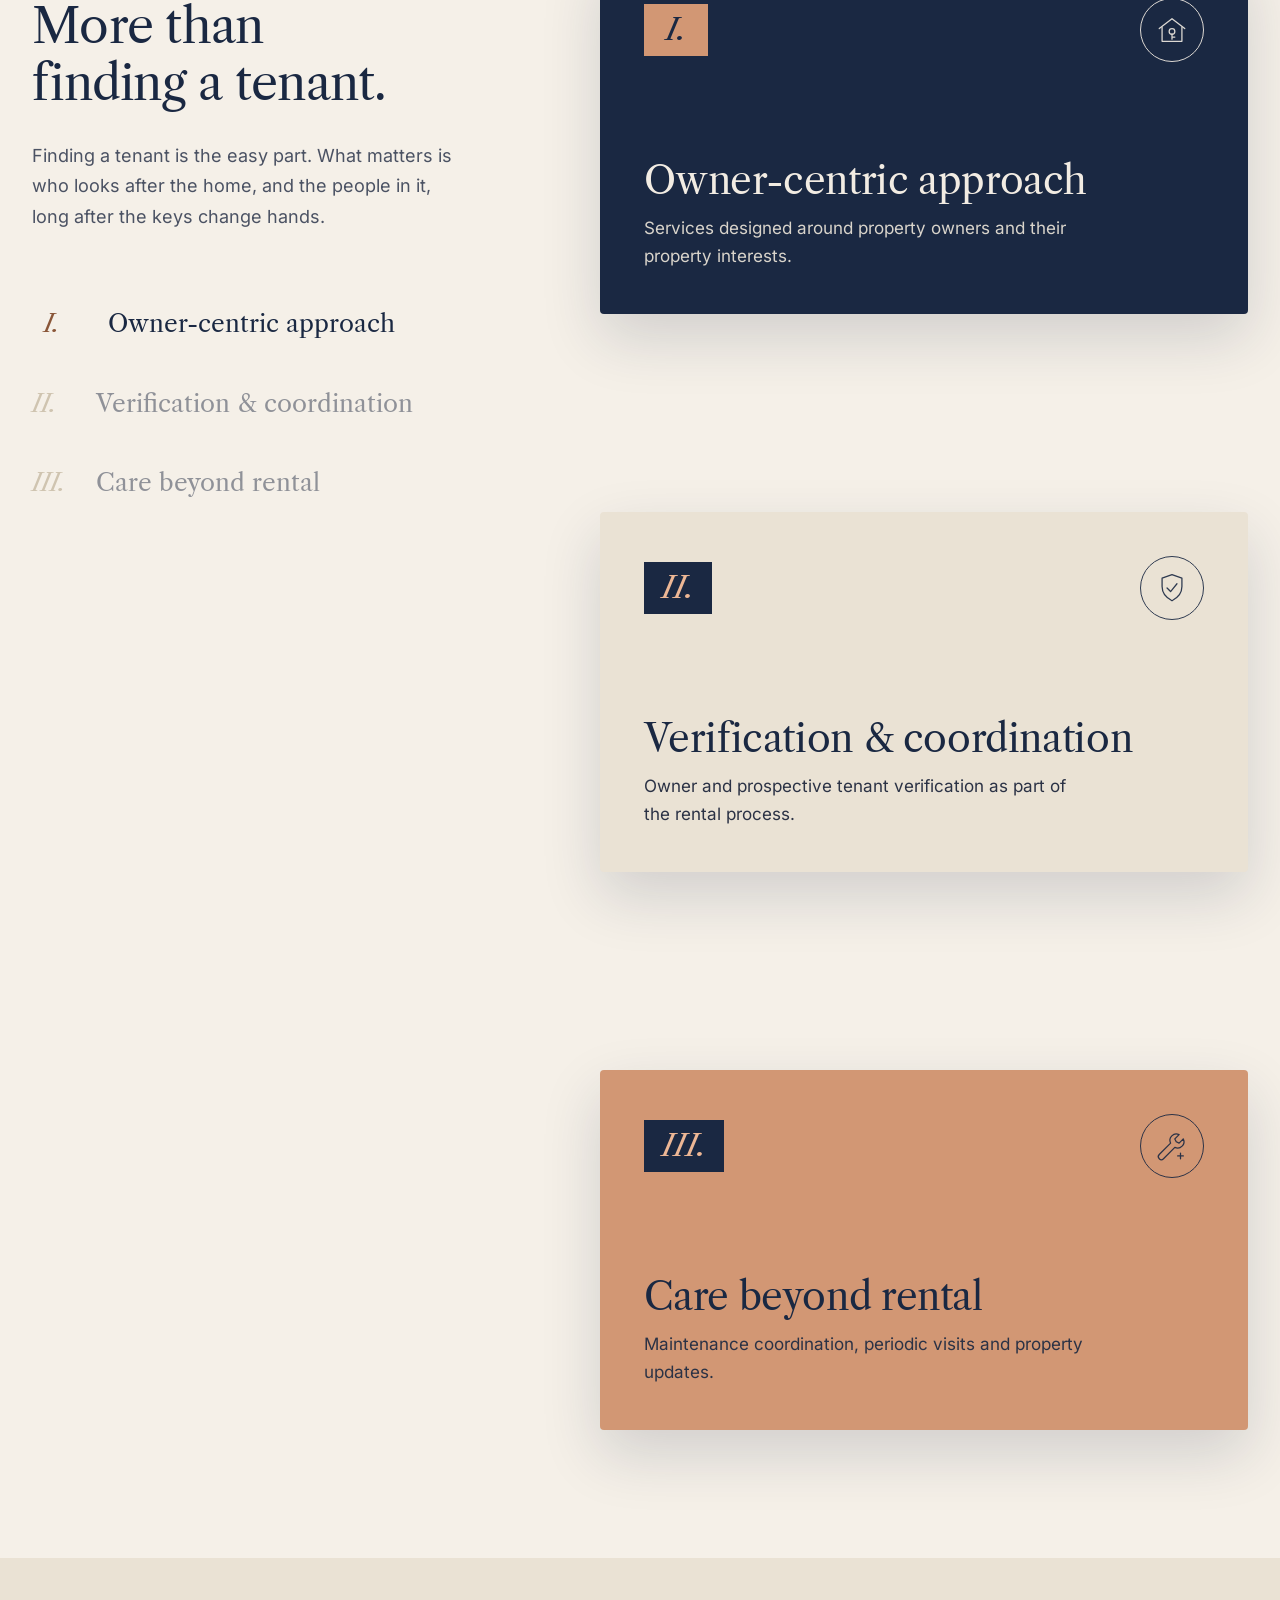
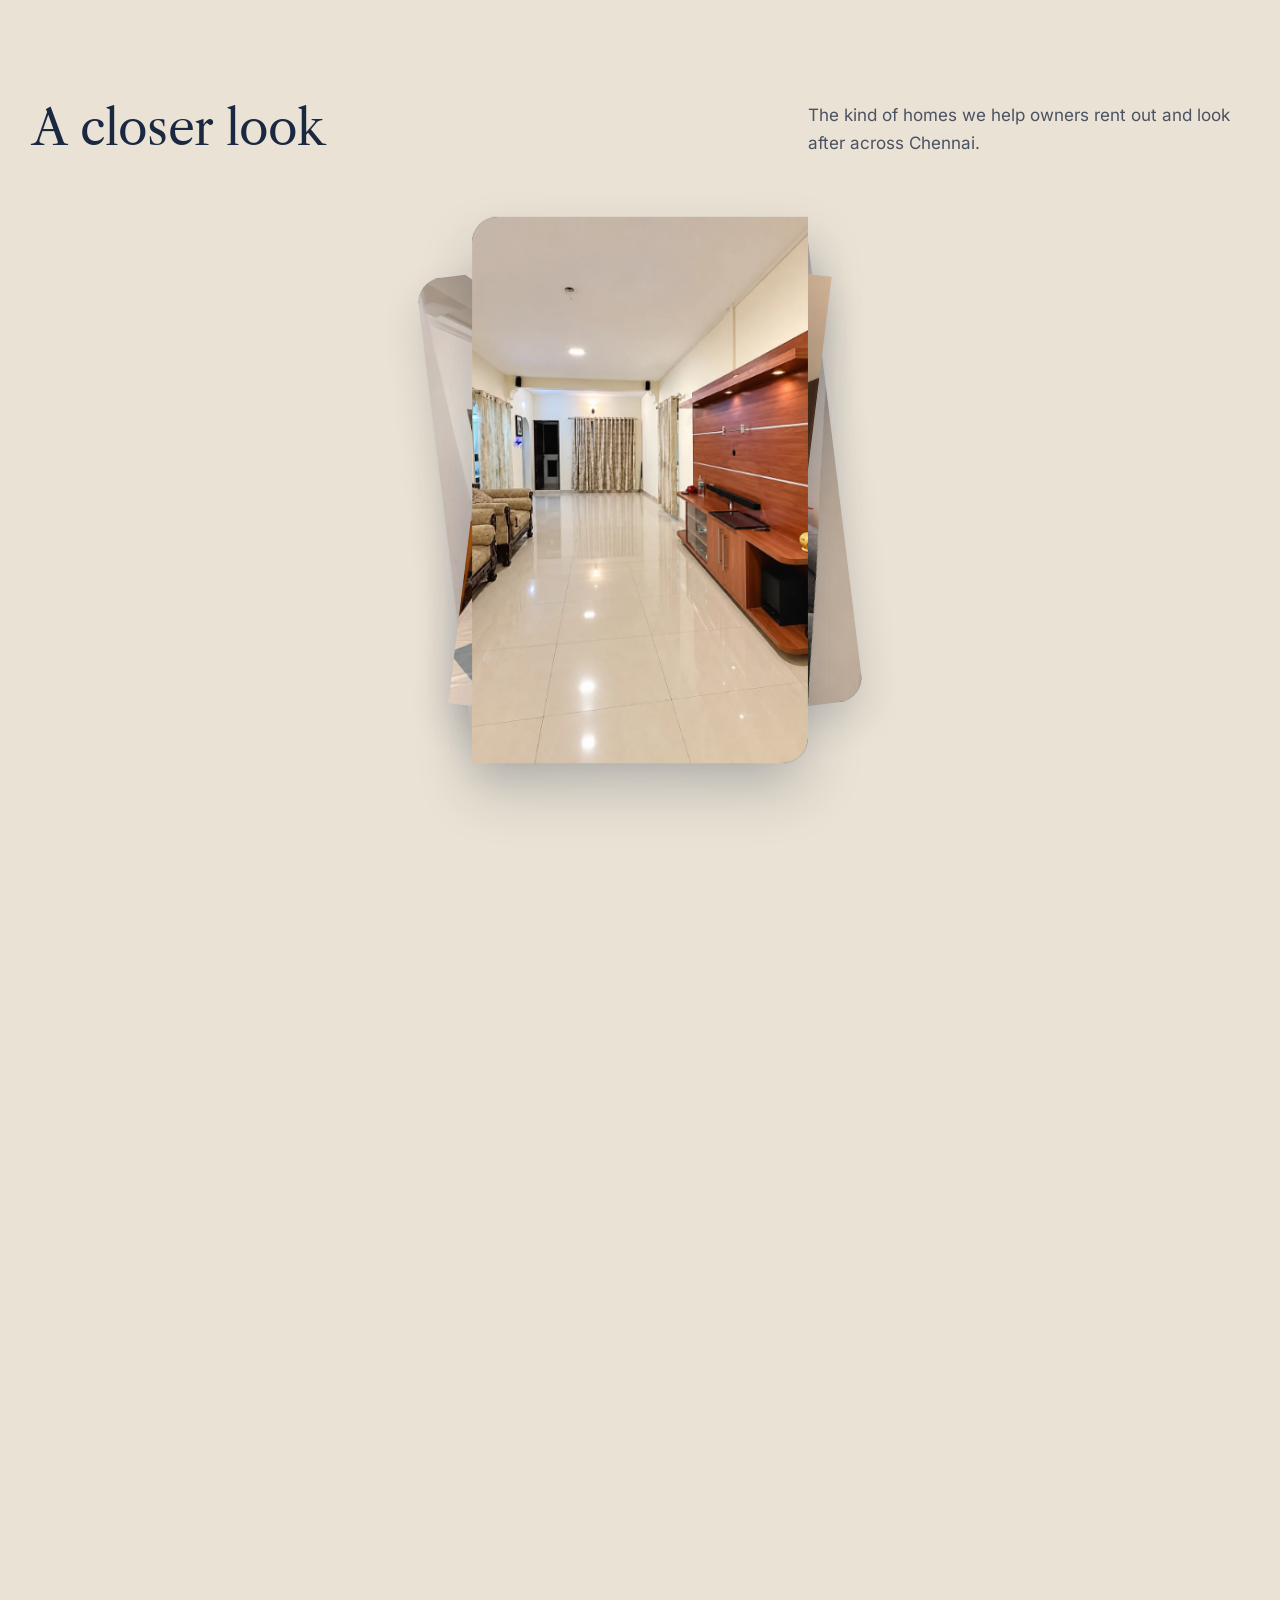
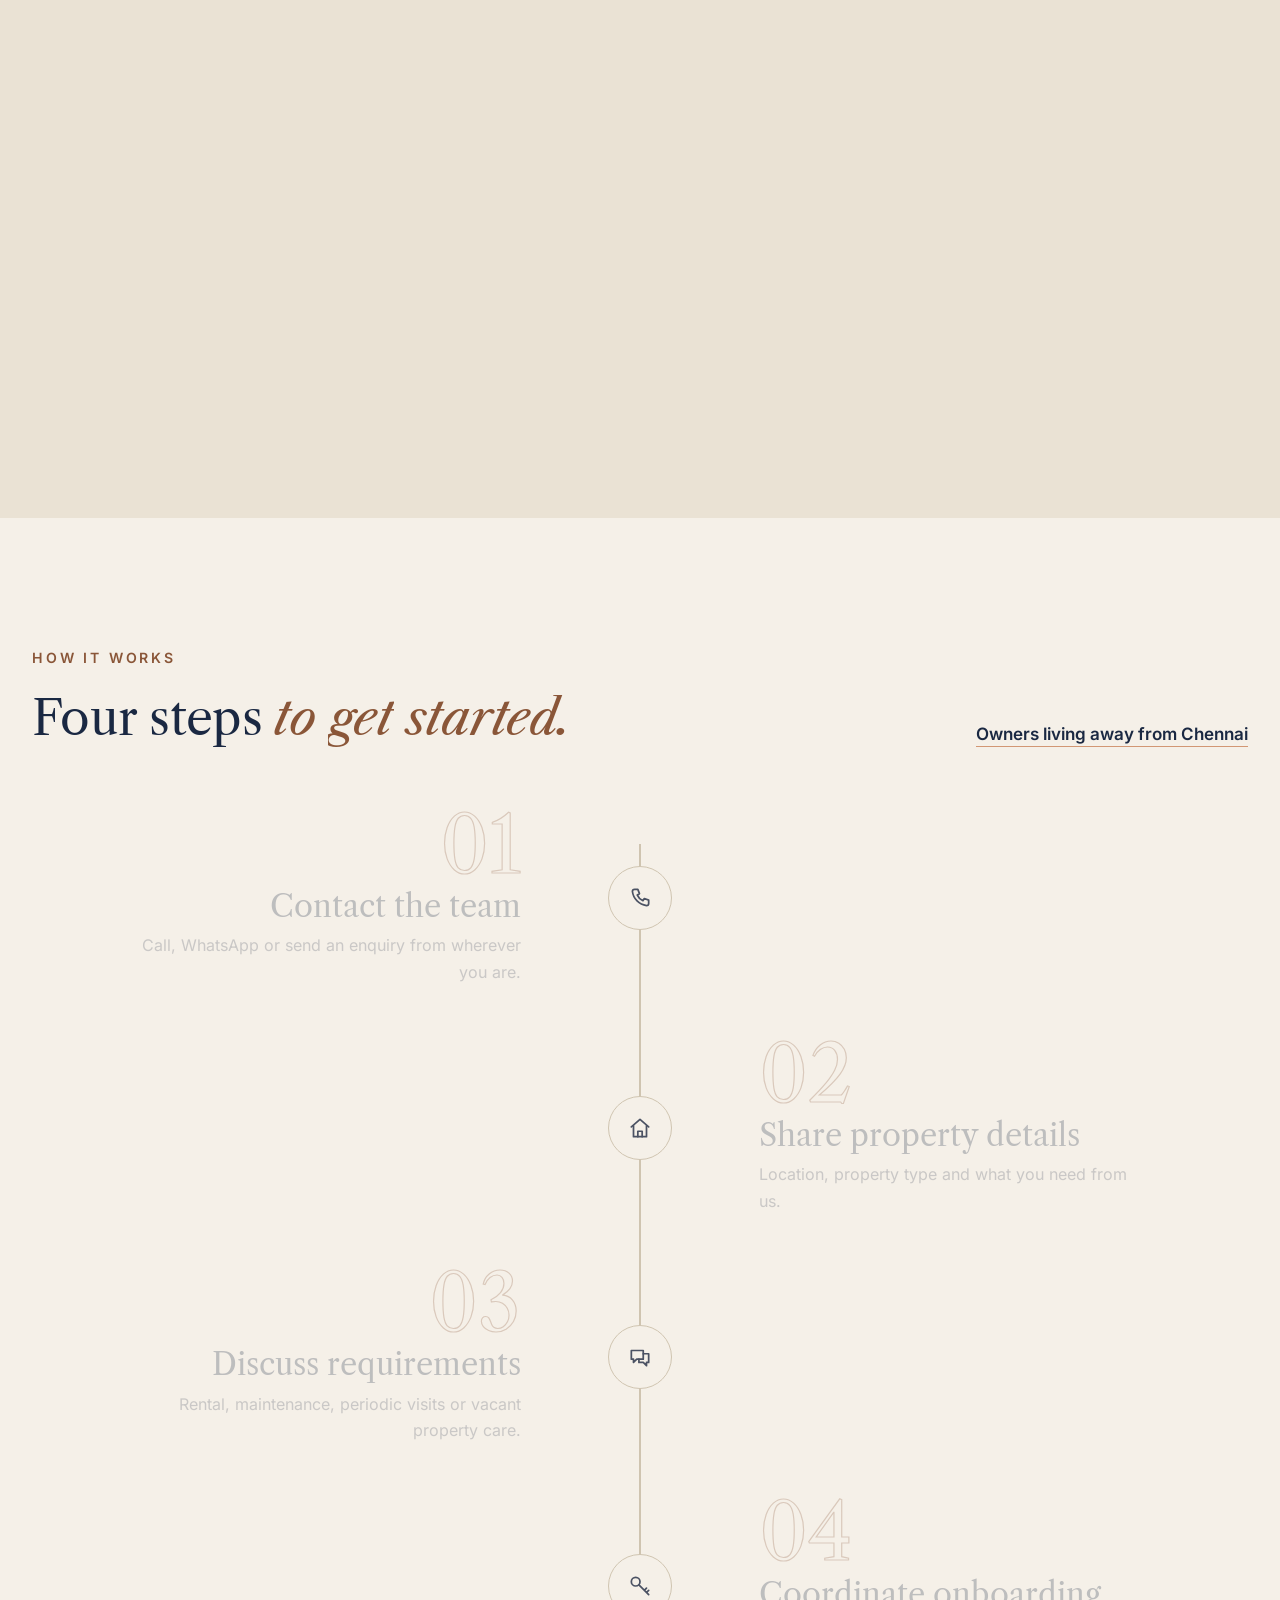
<file: services.html>
<!doctype html>
<html lang="en-IN" class="no-js">
<head>
<meta charset="utf-8">
<meta name="viewport" content="width=device-width, initial-scale=1">
<title>Our Services — Poience</title>
<meta name="description" content="Property rental, maintenance, the Earn Money While You Move Out referral programme, exit evaluation and vacant property maintenance in Chennai.">
<link rel="canonical" href="https://poience.com/services.html">
<meta name="theme-color" content="#1A2842">
<meta property="og:type" content="website">
<meta property="og:site_name" content="Poience">
<meta property="og:title" content="Our Services — Poience">
<meta property="og:description" content="Property rental, maintenance, the Earn Money While You Move Out referral programme, exit evaluation and vacant property maintenance in Chennai.">
<meta property="og:url" content="https://poience.com/services.html">
<meta property="og:image" content="https://poience.com/assets/img/og-image.jpg">
<meta name="twitter:card" content="summary_large_image">
<link rel="icon" href="assets/img/favicon-32.png" sizes="32x32" type="image/png">
<link rel="apple-touch-icon" href="assets/img/apple-touch-icon.png">
<link rel="preload" href="assets/fonts/libre-caslon-text-latin-400-normal.woff2" as="font" type="font/woff2" crossorigin>
<link rel="preload" href="assets/fonts/inter-latin-wght-normal.woff2" as="font" type="font/woff2" crossorigin>
<link rel="stylesheet" href="assets/css/style.css">
<script src="assets/js/main.js" defer></script>
</head>
<body>
<a class="skip-link" href="#main">Skip to content</a>
<header class="site-header">
<div class="container site-header__inner">
<a class="brand" href="index.html" aria-label="Poience home"><img src="assets/img/logo/poience-logo.png" alt="Poience" width="440" height="232"></a>
<button class="menu-toggle" type="button" aria-expanded="false" aria-controls="site-nav" aria-label="Open menu"><span></span></button>
<nav class="nav" id="site-nav" aria-label="Main">
<a href="index.html">Home</a>
<a href="about.html">About</a>
<a href="services.html" aria-current="page">Services</a>
<a href="portfolio.html">Portfolio</a>
<a href="smart-products.html">Smart Products</a>
<a href="for-owners.html">For Owners</a>
<a href="faqs.html">FAQs</a>
<a class="btn btn--copper" href="contact.html">Contact Us</a>
</nav>
</div>
</header>
<main id="main"><section class="dark page-hero">
<div class="container">
<div class="page-hero__meta"><span>Our Services</span><span>03 / 08</span></div>
<div class="page-hero__split"><h1 class="display">From the first tenant <em>to the last inspection.</em></h1><p class="lead">From rental onboarding to ongoing property care, Poience aims to support the complete rental property journey.</p></div>
<nav class="svc-nav" aria-label="Services on this page"><a href="#rental"><span class="numeral">i.</span><b>Property Rental</b></a><a href="#maintenance"><span class="numeral">ii.</span><b>Property Maintenance</b></a><a href="#referral"><span class="numeral">iii.</span><b>Earn Money While You Move Out</b></a><a href="#exit"><span class="numeral">iv.</span><b>Exit Evaluation</b></a><a href="#vacant"><span class="numeral">v.</span><b>Vacant Property Maintenance</b></a></nav>
</div>
</section>
<section class="section " id="rental">
<div class="container feature">
<figure class="frame frame--reveal ratio-54"><picture><img src="assets/img/photos/apartment-building-facade-chennai.webp" alt="An apartment building ready to be listed" width="1086" height="1448" loading="lazy" decoding="async"></picture></figure>
<div class="reveal"><div class="feature__tag"><span class="numeral">i.</span><span>RENTAL</span></div>
<h2 class="h2">Property Rental</h2><p class="lead">We support property onboarding, listing coordination, prospective tenant sourcing and rental coordination.</p><p class="muted">Owner / property verification and prospective tenant verification are part of the process.</p>
<a class="btn btn--navy" href="contact.html?service=Property%20Rental">List Your Property <span class="arrow" aria-hidden="true">→</span></a></div>
</div>
</section>
<section class="section sand-2" id="maintenance">
<div class="container feature feature--flip">
<figure class="frame frame--reveal ratio-54"><picture><source srcset="assets/img/drawings/maintenance.webp" type="image/webp"><img src="assets/img/drawings/maintenance.jpg" alt="Drawing of a technician servicing a split AC unit" width="1600" height="1000" loading="lazy" decoding="async"></picture></figure>
<div class="reveal"><div class="feature__tag"><span class="numeral">ii.</span><span>IN-HOUSE TEAM</span></div>
<h2 class="h2">Property Maintenance</h2><p class="lead">We coordinate property upkeep through our in-house service team.</p><p class="muted">Plumbing, electrical work, carpentry, AC-related work and general maintenance.</p>
<a class="btn btn--navy" href="contact.html?service=Property%20Maintenance">Request Maintenance <span class="arrow" aria-hidden="true">→</span></a></div>
</div>
</section>
<section class="section " id="referral">
<div class="container feature">
<figure class="frame frame--reveal ratio-54"><picture><img src="assets/img/photos/floral-entrance-door-apartment-chennai.webp" alt="A front door decorated with a garland" width="1254" height="1254" loading="lazy" decoding="async"></picture></figure>
<div class="reveal"><div class="feature__tag"><span class="numeral">iii.</span><span>REFERRAL PROGRAMME</span></div>
<h2 class="h2">Earn Money While You Move Out</h2><p class="lead">An outgoing tenant may refer the property and owner to Poience.</p><p class="muted">If the eligible referral leads to a successful rental through Poience, a reward may be payable under agreed terms. [REWARD AMOUNT AND TERMS TO BE CONFIRMED]</p>
<a class="btn btn--navy" href="contact.html?service=Earn%20Money%20While%20You%20Move%20Out">Ask About the Referral Programme <span class="arrow" aria-hidden="true">→</span></a></div>
</div>
</section>
<section class="section sand-2" id="exit">
<div class="container feature feature--flip">
<figure class="frame frame--reveal ratio-54"><picture><source srcset="assets/img/drawings/exit-evaluation.webp" type="image/webp"><img src="assets/img/drawings/exit-evaluation.jpg" alt="Drawing of a condition report checklist" width="1600" height="1000" loading="lazy" decoding="async"></picture></figure>
<div class="reveal"><div class="feature__tag"><span class="numeral">iv.</span><span>INSPECTION</span></div>
<h2 class="h2">Exit Evaluation</h2><p class="lead">When a tenant moves out, relevant technicians inspect the property and prepare a detailed condition report.</p><p class="muted">The report can identify maintenance requirements and be shared with the owner and tenant.</p>
<a class="btn btn--navy" href="contact.html?service=Exit%20Evaluation">Book an Exit Evaluation <span class="arrow" aria-hidden="true">→</span></a></div>
</div>
</section>
<section class="section " id="vacant">
<div class="container feature">
<figure class="frame frame--reveal ratio-54"><picture><img src="assets/img/photos/modern-living-room-tv-console-chennai.webp" alt="A clean, bright hall with marble flooring" width="1086" height="1448" loading="lazy" decoding="async"></picture></figure>
<div class="reveal"><div class="feature__tag"><span class="numeral">v.</span><span>VACANT CARE</span></div>
<h2 class="h2">Vacant Property Maintenance</h2><p class="lead">For owners whose property is vacant, Poience can coordinate periodic cleaning, property checks and general upkeep.</p><p class="muted">It helps keep the property maintained and ready for its next tenant.</p>
<a class="btn btn--navy" href="contact.html?service=Vacant%20Property%20Maintenance">Protect a Vacant Property <span class="arrow" aria-hidden="true">→</span></a></div>
</div>
</section>
<section class="section sand" style="text-align:center"><div class="container" style="max-width:900px">
<p class="quote">Not sure which service you need? <em>Tell us about your property.</em></p>
<p class="muted" style="margin-top:22px"><a class="text-link" href="contact.html">Send an enquiry</a> and our team will get in touch.</p></div></section>
</main>
<footer>
<section class="cta-band dark" data-reveal aria-labelledby="cta-title">
<div class="cta-band__grid" aria-hidden="true"></div><svg class="cta-band__art" viewBox="0 0 1000 450" preserveAspectRatio="xMaxYMax meet" aria-hidden="true" focusable="false"><path pathLength="1" class="d g" d="M40 380H980" /><path pathLength="1" class="t" d="M60 380L48 392" /><path pathLength="1" class="t" d="M82 380L70 392" /><path pathLength="1" class="t" d="M104 380L92 392" /><path pathLength="1" class="t" d="M126 380L114 392" /><path pathLength="1" class="t" d="M148 380L136 392" /><path pathLength="1" class="t" d="M170 380L158 392" /><path pathLength="1" class="t" d="M192 380L180 392" /><path pathLength="1" class="t" d="M214 380L202 392" /><path pathLength="1" class="t" d="M236 380L224 392" /><path pathLength="1" class="t" d="M258 380L246 392" /><path pathLength="1" class="t" d="M280 380L268 392" /><path pathLength="1" class="t" d="M302 380L290 392" /><path pathLength="1" class="t" d="M324 380L312 392" /><path pathLength="1" class="t" d="M346 380L334 392" /><path pathLength="1" class="t" d="M368 380L356 392" /><path pathLength="1" class="t" d="M390 380L378 392" /><path pathLength="1" class="t" d="M412 380L400 392" /><path pathLength="1" class="t" d="M434 380L422 392" /><path pathLength="1" class="t" d="M456 380L444 392" /><path pathLength="1" class="t" d="M478 380L466 392" /><path pathLength="1" class="t" d="M500 380L488 392" /><path pathLength="1" class="t" d="M522 380L510 392" /><path pathLength="1" class="t" d="M544 380L532 392" /><path pathLength="1" class="t" d="M566 380L554 392" /><path pathLength="1" class="t" d="M588 380L576 392" /><path pathLength="1" class="t" d="M610 380L598 392" /><path pathLength="1" class="t" d="M632 380L620 392" /><path pathLength="1" class="t" d="M654 380L642 392" /><path pathLength="1" class="t" d="M676 380L664 392" /><path pathLength="1" class="t" d="M698 380L686 392" /><path pathLength="1" class="t" d="M720 380L708 392" /><path pathLength="1" class="t" d="M742 380L730 392" /><path pathLength="1" class="t" d="M764 380L752 392" /><path pathLength="1" class="t" d="M786 380L774 392" /><path pathLength="1" class="t" d="M808 380L796 392" /><path pathLength="1" class="t" d="M830 380L818 392" /><path pathLength="1" class="t" d="M852 380L840 392" /><path pathLength="1" class="t" d="M874 380L862 392" /><path pathLength="1" class="t" d="M896 380L884 392" /><path pathLength="1" class="t" d="M918 380L906 392" /><path pathLength="1" class="t" d="M940 380L928 392" /><path pathLength="1" class="t" d="M962 380L950 392" /><rect pathLength="1" class="d" x="300" y="250" width="420" height="130" /><rect pathLength="1" class="d" x="250" y="140" width="520" height="110" /><rect pathLength="1" class="d" x="236" y="124" width="548" height="16" /><rect pathLength="1" class="d" x="560" y="92" width="150" height="32" /><path pathLength="1" class="t" d="M330 124L330 100" /><path pathLength="1" class="t" d="M356 124L356 100" /><path pathLength="1" class="t" d="M382 124L382 100" /><path pathLength="1" class="t" d="M408 124L408 100" /><path pathLength="1" class="t" d="M434 124L434 100" /><path pathLength="1" class="t" d="M460 124L460 100" /><path pathLength="1" class="t" d="M486 124L486 100" /><path pathLength="1" class="t" d="M512 124L512 100" /><path pathLength="1" class="t" d="M538 124L538 100" /><path pathLength="1" class="t" d="M320 100H550" /><rect pathLength="1" class="d" x="275" y="162" width="92" height="64" /><path pathLength="1" class="t" d="M321 162L321 226" /><rect pathLength="1" class="d w" x="385" y="162" width="92" height="64" /><path pathLength="1" class="t" d="M431 162L431 226" /><rect pathLength="1" class="d" x="495" y="162" width="92" height="64" /><path pathLength="1" class="t" d="M541 162L541 226" /><rect pathLength="1" class="d w" x="605" y="162" width="92" height="64" /><path pathLength="1" class="t" d="M651 162L651 226" /><path pathLength="1" class="t" d="M258 236L258 250" /><path pathLength="1" class="t" d="M270 236L270 250" /><path pathLength="1" class="t" d="M282 236L282 250" /><path pathLength="1" class="t" d="M294 236L294 250" /><path pathLength="1" class="t" d="M306 236L306 250" /><path pathLength="1" class="t" d="M318 236L318 250" /><path pathLength="1" class="t" d="M330 236L330 250" /><path pathLength="1" class="t" d="M342 236L342 250" /><path pathLength="1" class="t" d="M354 236L354 250" /><path pathLength="1" class="t" d="M366 236L366 250" /><path pathLength="1" class="t" d="M378 236L378 250" /><path pathLength="1" class="t" d="M390 236L390 250" /><path pathLength="1" class="t" d="M402 236L402 250" /><path pathLength="1" class="t" d="M414 236L414 250" /><path pathLength="1" class="t" d="M426 236L426 250" /><path pathLength="1" class="t" d="M438 236L438 250" /><path pathLength="1" class="t" d="M450 236L450 250" /><path pathLength="1" class="t" d="M462 236L462 250" /><path pathLength="1" class="t" d="M474 236L474 250" /><path pathLength="1" class="t" d="M486 236L486 250" /><path pathLength="1" class="t" d="M498 236L498 250" /><path pathLength="1" class="t" d="M510 236L510 250" /><path pathLength="1" class="t" d="M522 236L522 250" /><path pathLength="1" class="t" d="M534 236L534 250" /><path pathLength="1" class="t" d="M546 236L546 250" /><path pathLength="1" class="t" d="M558 236L558 250" /><path pathLength="1" class="t" d="M570 236L570 250" /><path pathLength="1" class="t" d="M582 236L582 250" /><path pathLength="1" class="t" d="M594 236L594 250" /><path pathLength="1" class="t" d="M606 236L606 250" /><path pathLength="1" class="t" d="M618 236L618 250" /><path pathLength="1" class="t" d="M630 236L630 250" /><path pathLength="1" class="t" d="M642 236L642 250" /><path pathLength="1" class="t" d="M654 236L654 250" /><path pathLength="1" class="t" d="M666 236L666 250" /><path pathLength="1" class="t" d="M678 236L678 250" /><path pathLength="1" class="t" d="M690 236L690 250" /><path pathLength="1" class="t" d="M702 236L702 250" /><path pathLength="1" class="t" d="M714 236L714 250" /><path pathLength="1" class="t" d="M726 236L726 250" /><path pathLength="1" class="t" d="M738 236L738 250" /><path pathLength="1" class="t" d="M750 236L750 250" /><path pathLength="1" class="t" d="M250 236H770" /><rect pathLength="1" class="d w" x="470" y="290" width="60" height="90" /><path pathLength="1" class="t" d="M500 290L500 380" /><circle pathLength="1" class="t" cx="522" cy="338" r="2.5"/><rect pathLength="1" class="d" x="330" y="282" width="110" height="70" /><path pathLength="1" class="t" d="M385 282L385 352" /><path pathLength="1" class="t" d="M330 317H440" /><rect pathLength="1" class="d w" x="560" y="282" width="130" height="70" /><path pathLength="1" class="t" d="M625 282L625 352" /><path pathLength="1" class="t" d="M458 373H542" /><path pathLength="1" class="t" d="M450 366H550" /><path pathLength="1" class="t" d="M442 359H558" /><path pathLength="1" class="d" d="M140 380V350" /><circle pathLength="1" class="d" cx="140" cy="318" r="32"/><circle pathLength="1" class="t" cx="126" cy="310" r="17"/><circle pathLength="1" class="t" cx="156" cy="328" r="14"/><rect pathLength="1" class="d" x="790" y="330" width="170" height="50" /><path pathLength="1" class="t" d="M805 338L805 372" /><path pathLength="1" class="t" d="M820 338L820 372" /><path pathLength="1" class="t" d="M835 338L835 372" /><path pathLength="1" class="t" d="M850 338L850 372" /><path pathLength="1" class="t" d="M865 338L865 372" /><path pathLength="1" class="t" d="M880 338L880 372" /><path pathLength="1" class="t" d="M895 338L895 372" /><path pathLength="1" class="t" d="M910 338L910 372" /><path pathLength="1" class="t" d="M925 338L925 372" /><path pathLength="1" class="t" d="M940 338L940 372" /><path pathLength="1" class="t" d="M955 338L955 372" /><path pathLength="1" class="t" d="M236 420H784M236 412V428M784 412V428" /><text x="510" y="414" text-anchor="middle">16 400</text><path pathLength="1" class="t" d="M810 92V380M802 92H818M802 380H818" /><text x="822" y="240" transform="rotate(90 822 240)" text-anchor="middle">+ 9.60</text><path pathLength="1" class="t" d="M236 60H560" stroke-dasharray="3 5"/><path pathLength="1" class="t" d="M200 140H236M200 140l-8 -8h16z" /><text x="160" y="134" text-anchor="end">FF +3.20</text><path pathLength="1" class="t" d="M200 250H236M200 250l-8 -8h16z" /><text x="160" y="244" text-anchor="end">GF +0.00</text><path pathLength="1" class="t" d="M40 40H210V92H40Z M40 66H210" /><text x="50" y="58">ELEVATION · A</text><text x="50" y="84">POIENCE / CHN</text><g transform="translate(930 70)"><circle pathLength="1" class="t" r="22"/><path pathLength="1" class="d" d="M0 -18L7 10 0 4 -7 10Z"/><text y="-28" text-anchor="middle">N</text></g></svg>
<div class="container">
<h2 class="h2" id="cta-title">Your property deserves <em>more than just a tenant.</em></h2>
<div class="btn-row"><a class="btn btn--copper" href="contact.html">Talk to Our Team <span class="arrow" aria-hidden="true">→</span></a><a class="btn btn--ghost" href="contact.html?service=Property%20Rental">List Your Property</a></div>
</div>
</section>
<div class="site-footer">
<div class="container site-footer__grid">
<div><img src="assets/img/logo/poience-logo.png" alt="Poience" width="440" height="232" loading="lazy"><p>An owner-centric PropTech company focused on rental property and asset management in Chennai.</p></div>
<div><h2>PAGES</h2><ul><li><a href="index.html">Home</a></li><li><a href="about.html">About</a></li><li><a href="services.html">Services</a></li><li><a href="portfolio.html">Portfolio</a></li><li><a href="smart-products.html">Smart Products</a></li><li><a href="for-owners.html">For Owners</a></li><li><a href="faqs.html">FAQs</a></li><li><a href="contact.html">Contact Us</a></li></ul></div>
<div><h2>GET IN TOUCH</h2><ul>
<li><a href="tel:+919940423352">Phone · +91 99404 23352</a></li>
<li><a href="https://wa.me/919940423352?text=Hi%20Poience%2C%20I%20would%20like%20to%20know%20more.">WhatsApp · +91 99404 23352</a></li>
<li><a href="mailto:hello@poience.com">Email · [EMAIL ADDRESS]</a></li>
<li><a href="https://www.instagram.com/poience/" target="_blank" rel="noopener">Instagram · @poience</a></li>
<li>Chennai · OMR</li></ul></div>
</div>
<div class="container site-footer__base"><span>© <span data-year>2026</span> Poience Private Limited</span><span><a href="privacy.html">Privacy Policy</a> · Owner first. Property always.</span></div>
</div>
</footer>
<a class="wa-fab" href="https://wa.me/919940423352?text=Hi%20Poience%2C%20I%20would%20like%20to%20know%20more." aria-label="Chat with Poience on WhatsApp"><svg viewBox="0 0 24 24" aria-hidden="true" fill="none" stroke="currentColor" stroke-width="1.8" stroke-linecap="round" stroke-linejoin="round"><path d="M4 20 L5.4 15.8 A8 8 0 1 1 8.4 18.7 Z"/><path d="M9 9.5 c0 3 2.5 5.5 5.5 5.5 l1 -1.6 -2 -1 -0.8 0.8 c-1 -0.4 -1.6 -1 -2 -2 l0.8 -0.8 -1 -2 Z"/></svg><span>WhatsApp</span></a>
</body>
</html>
</file>
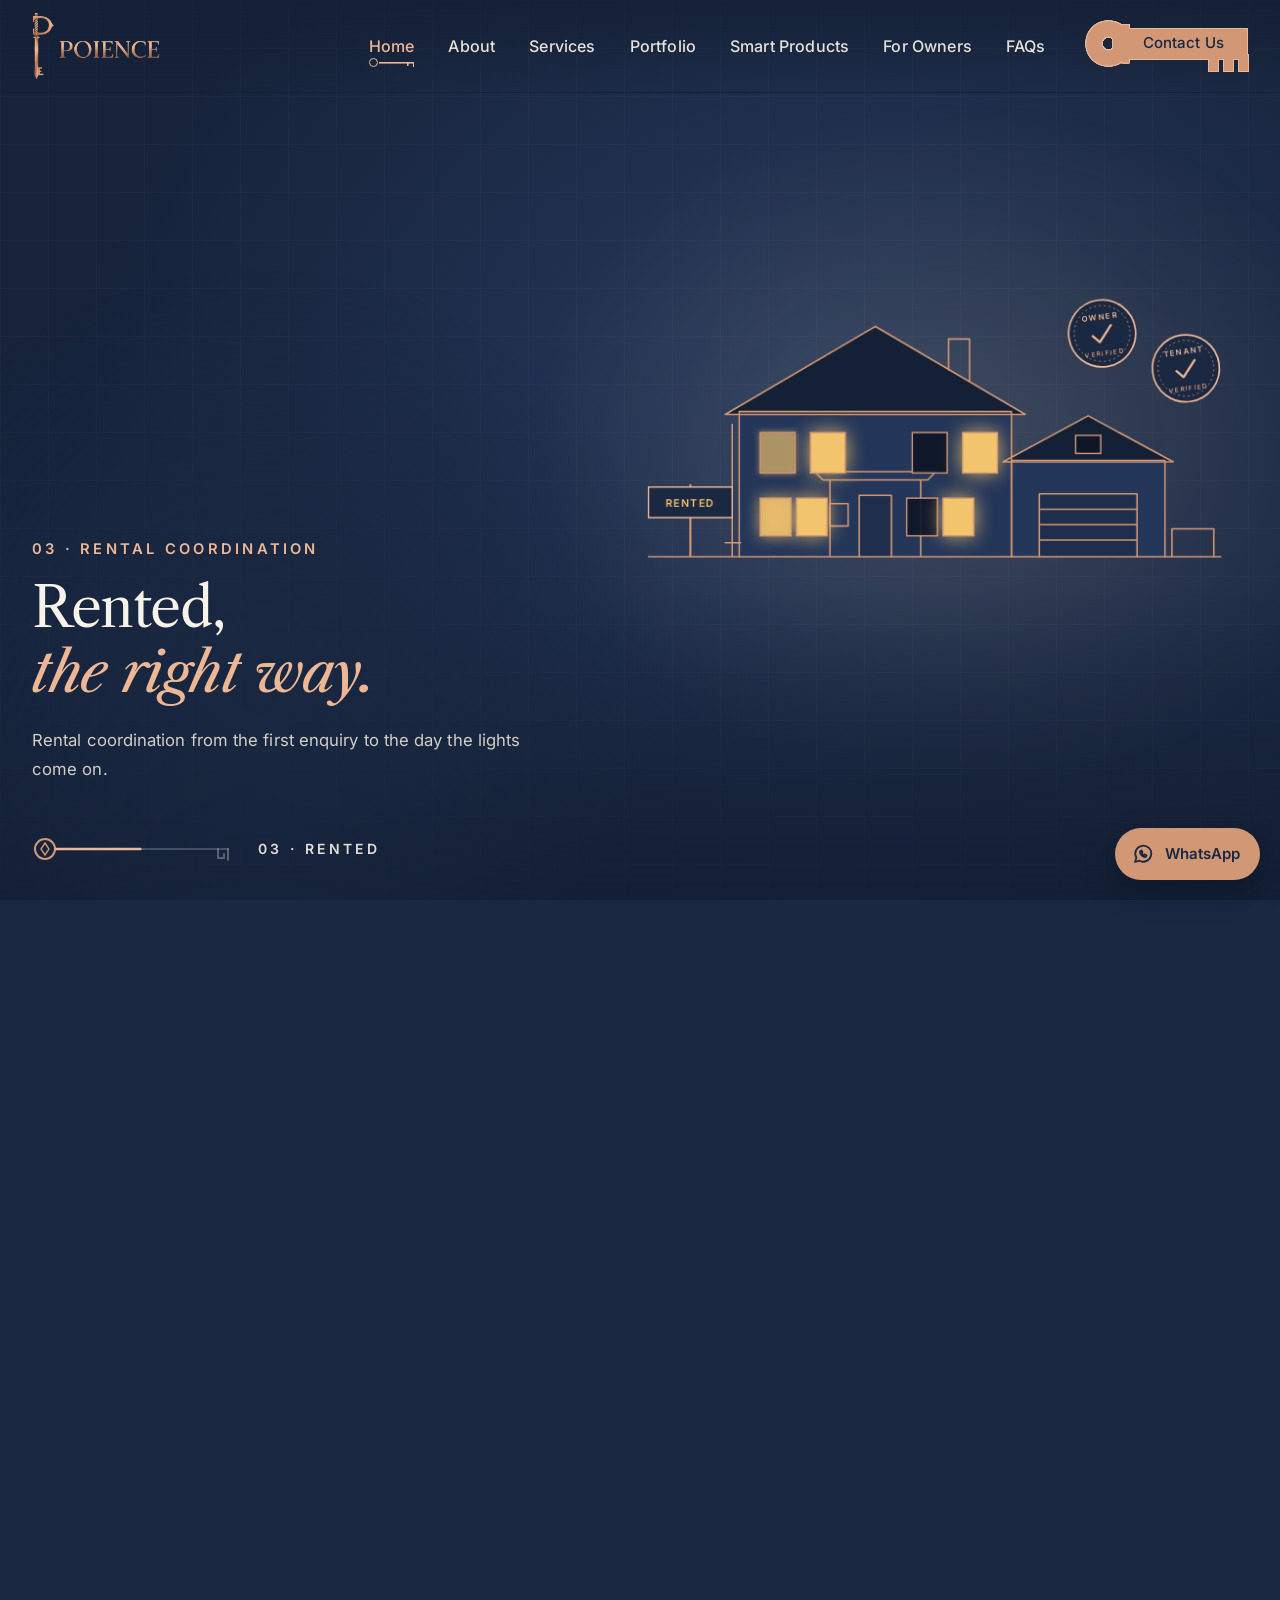
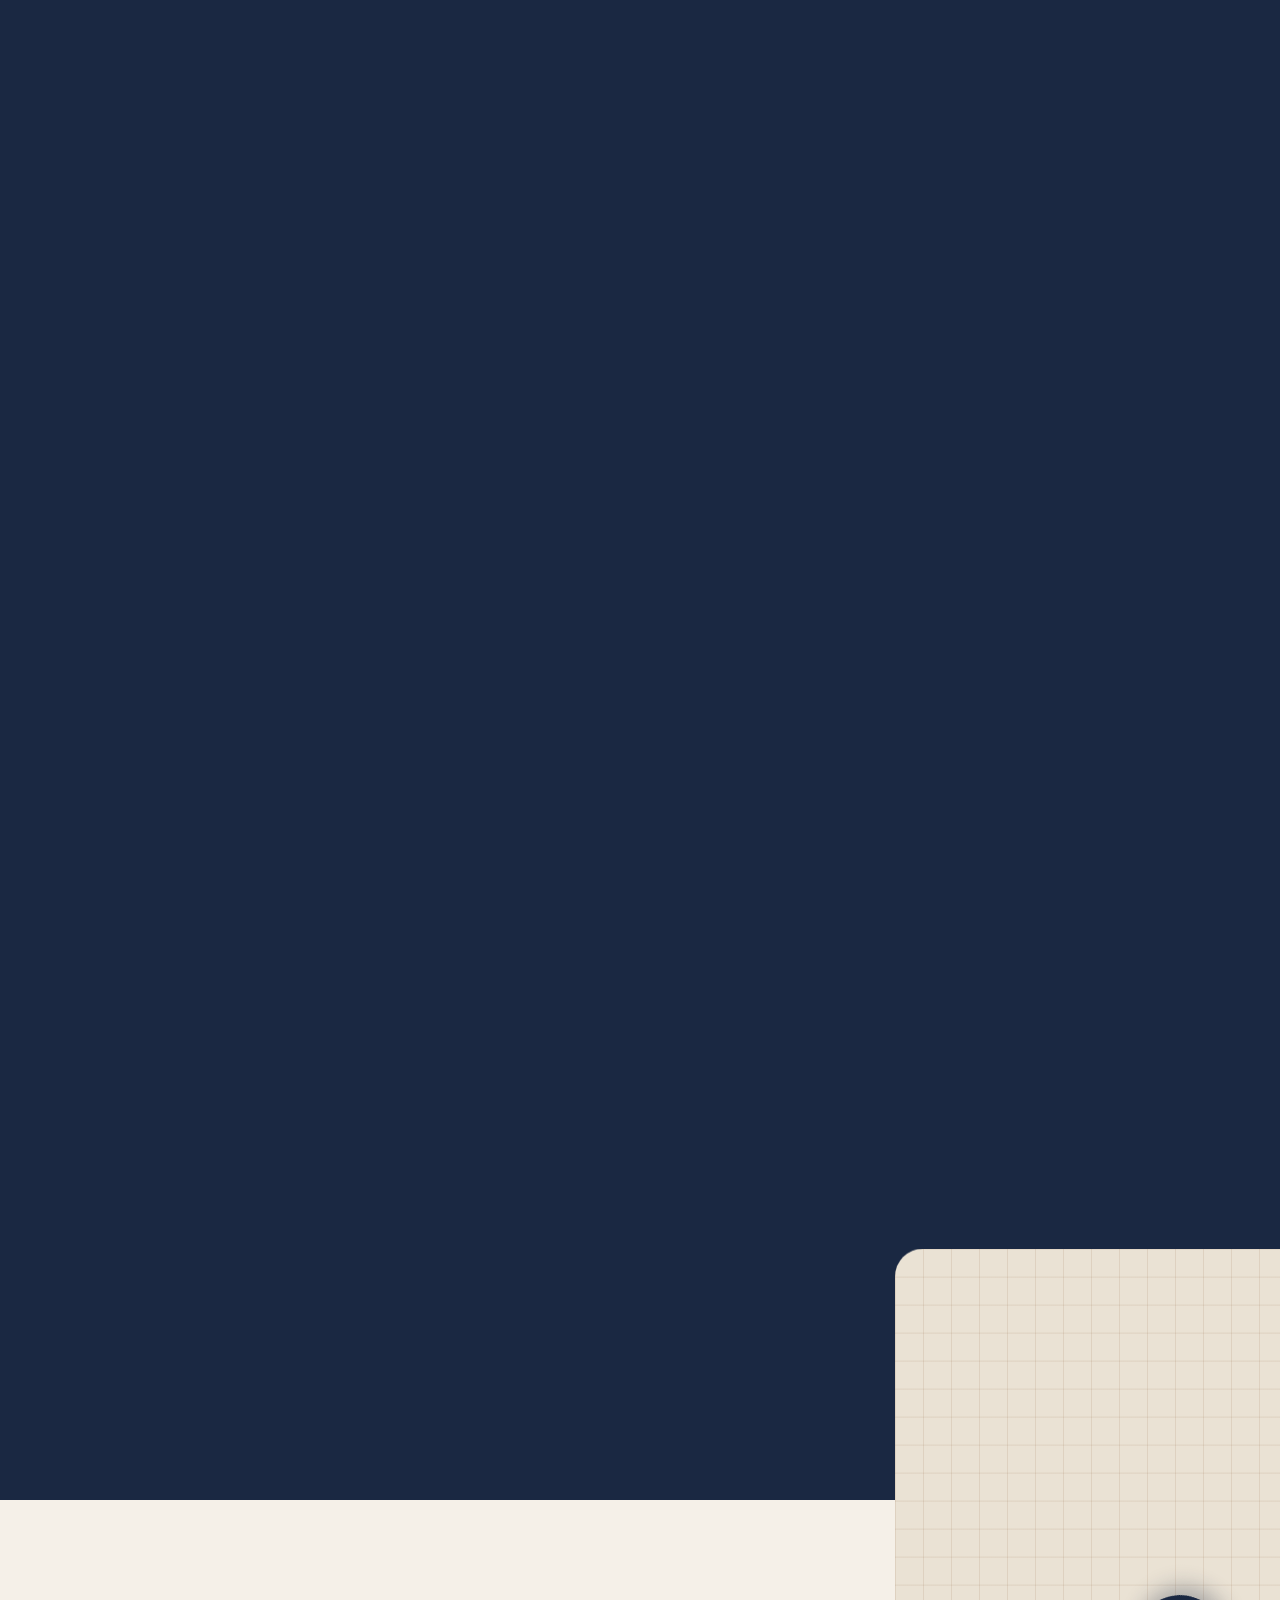
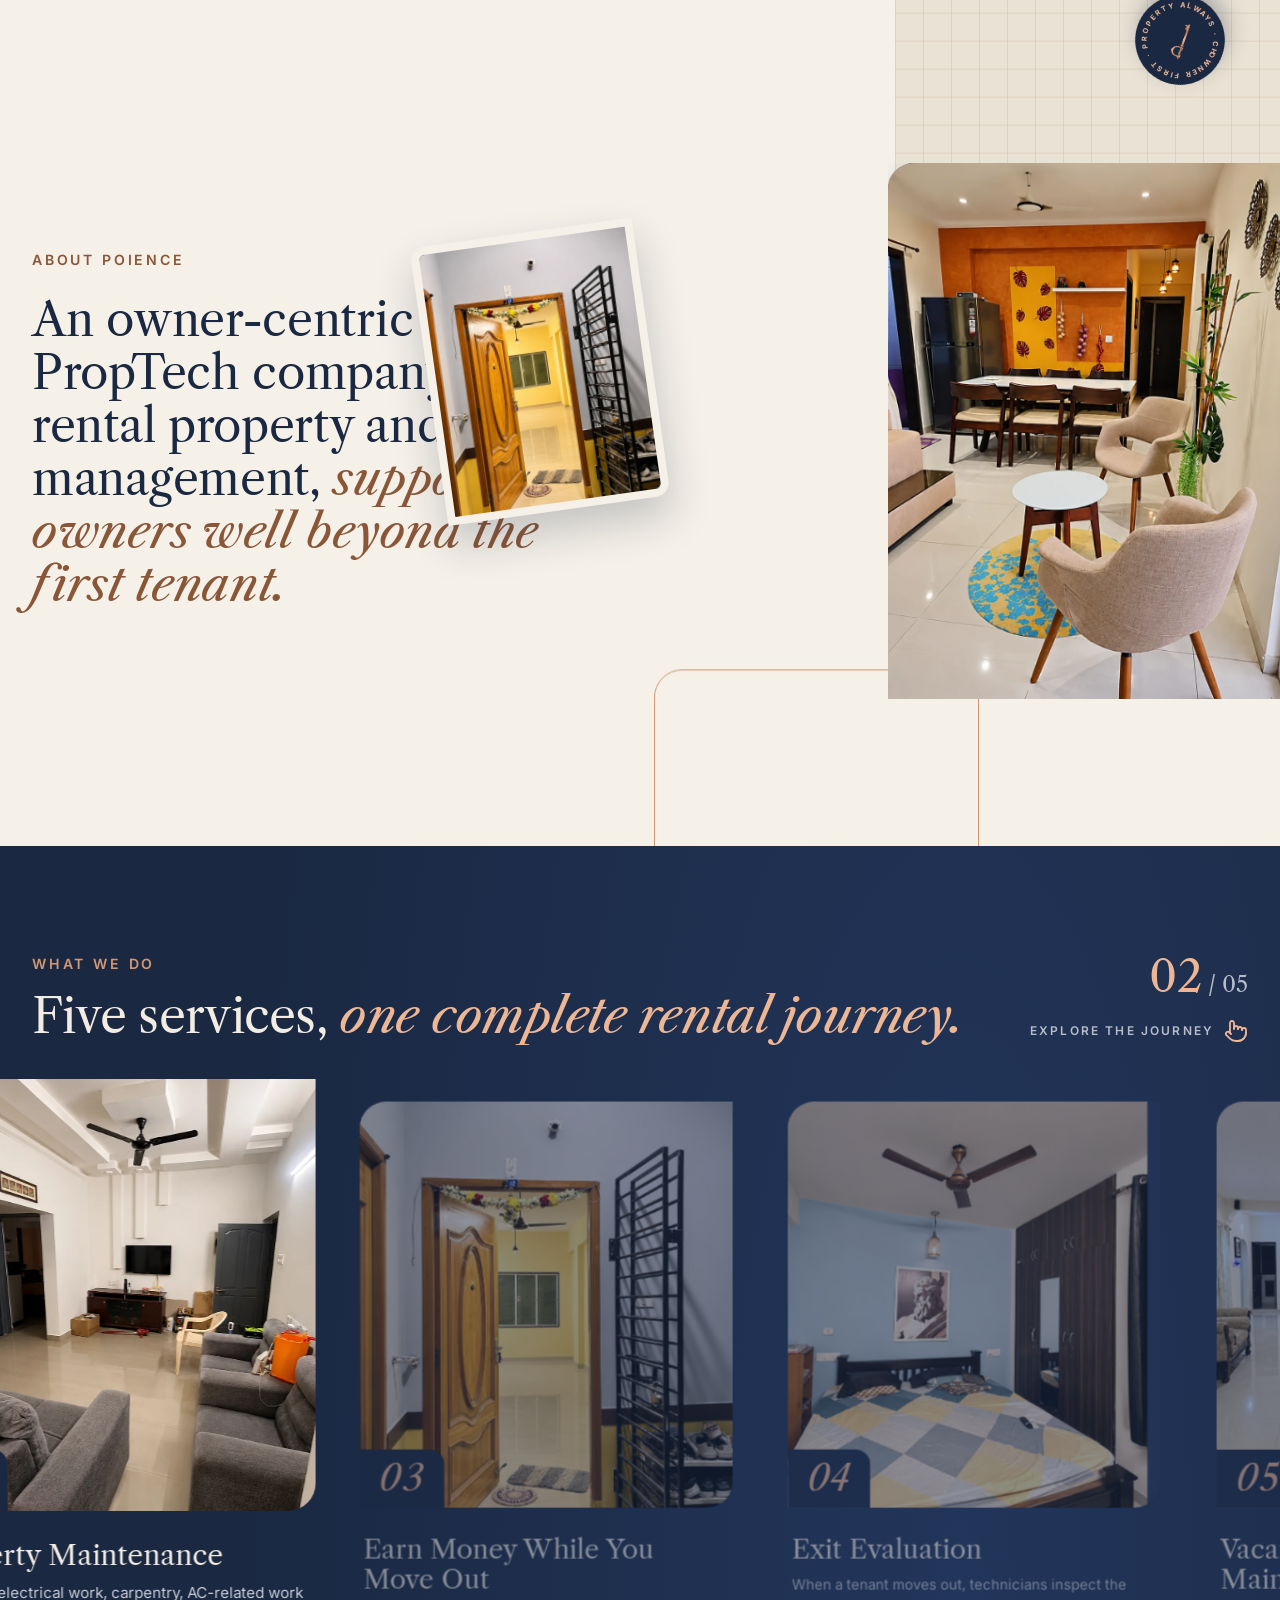
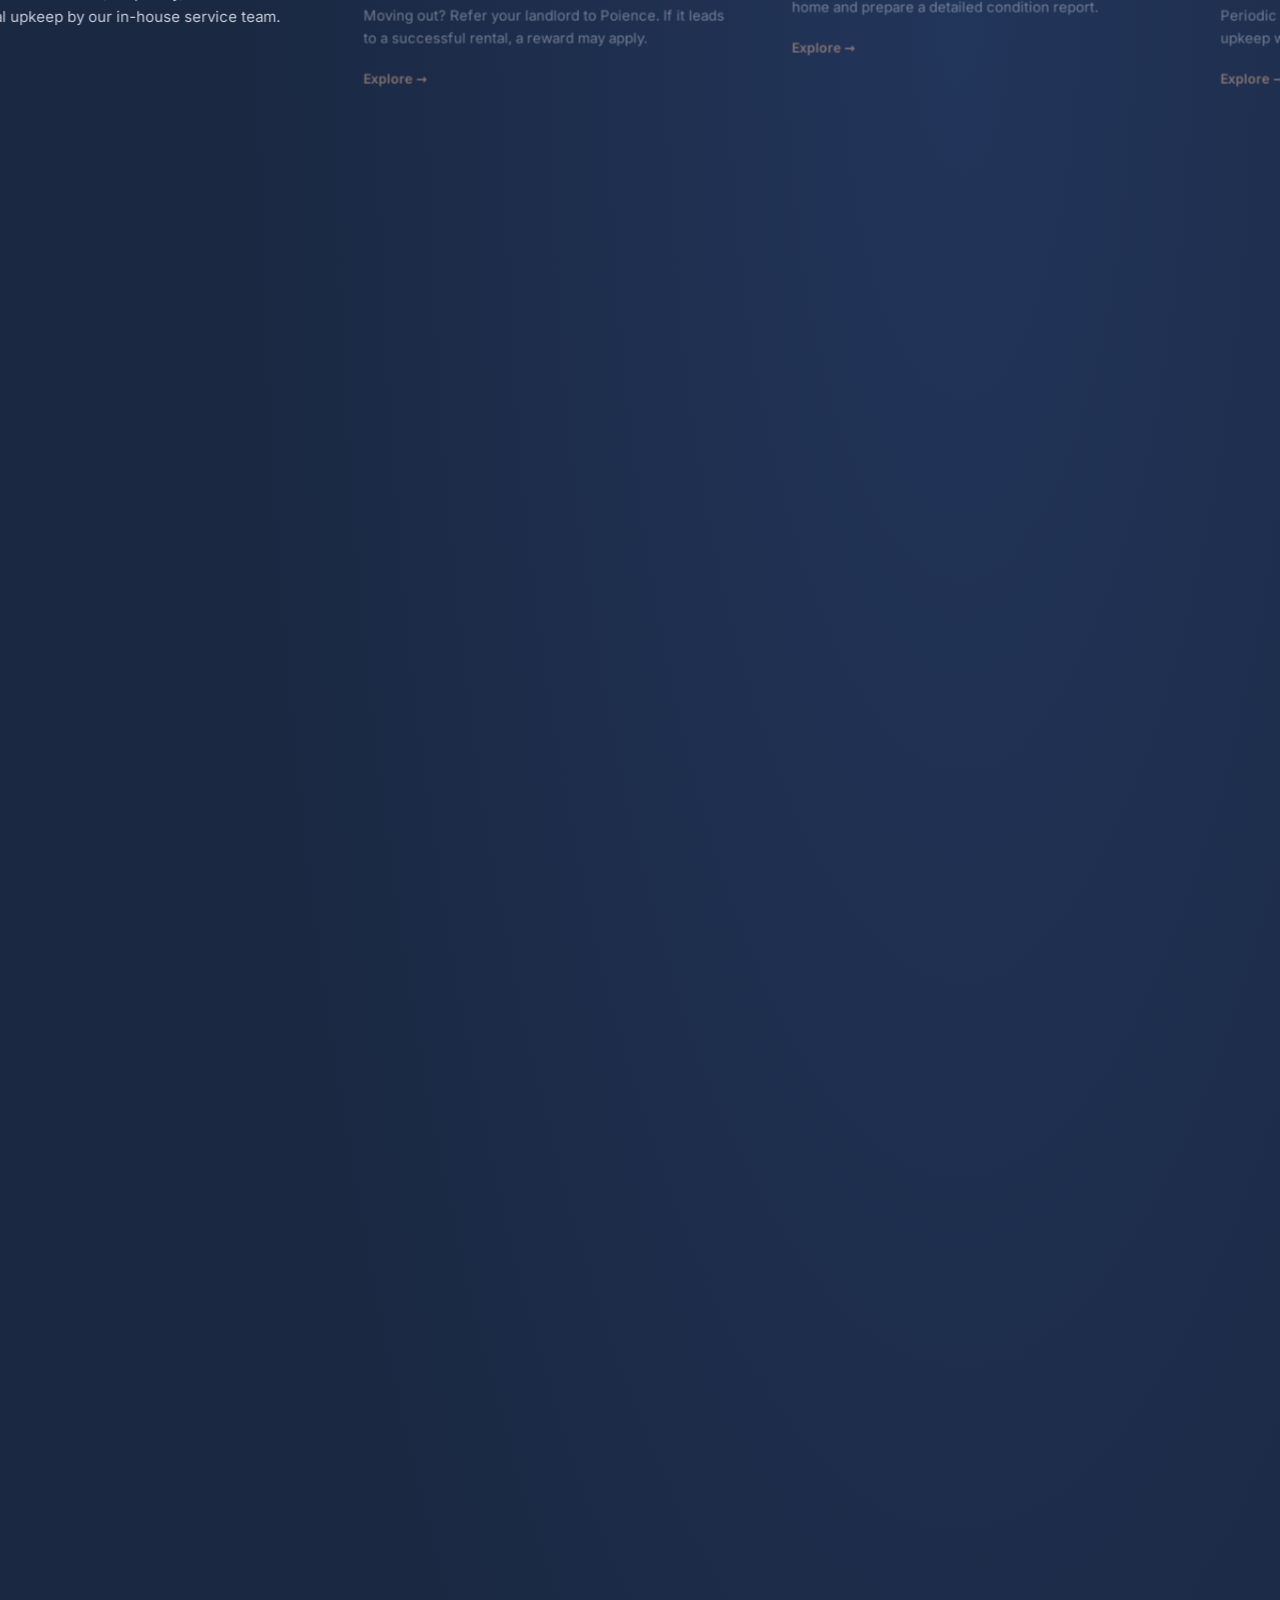
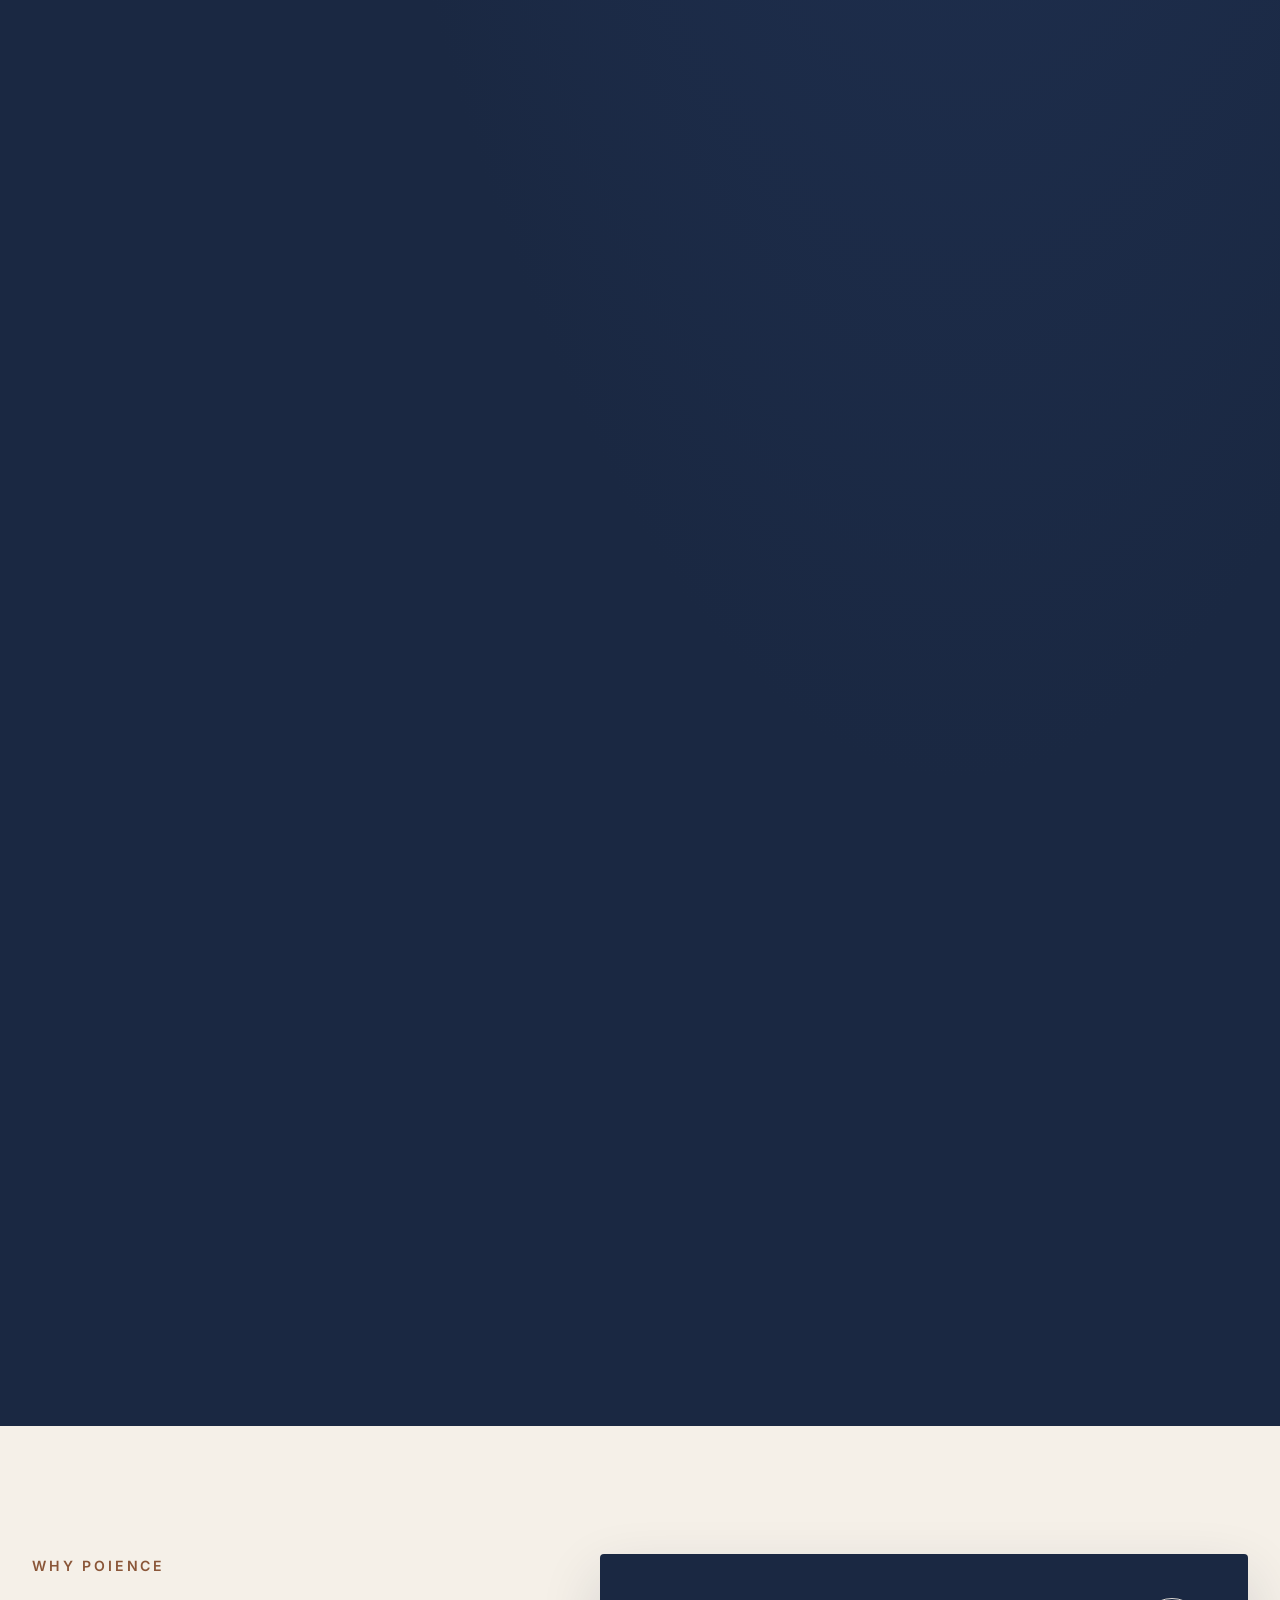
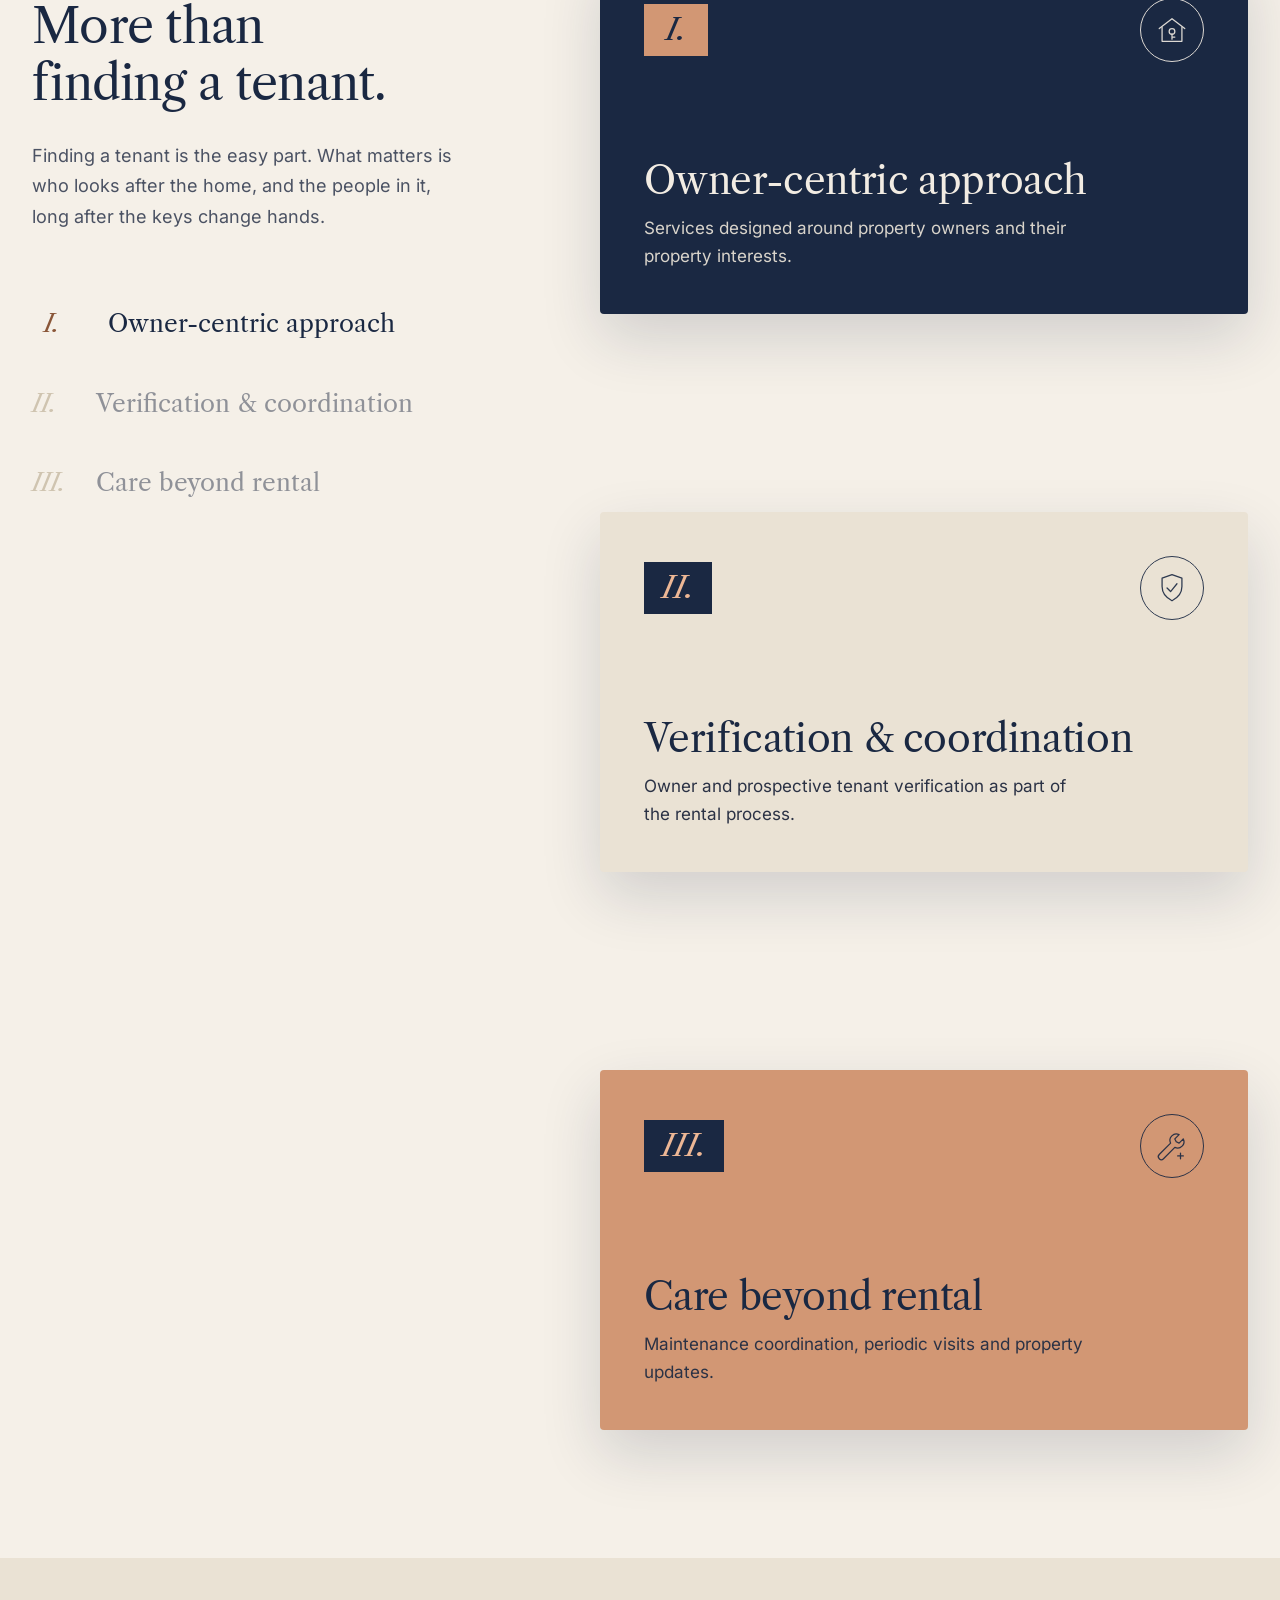
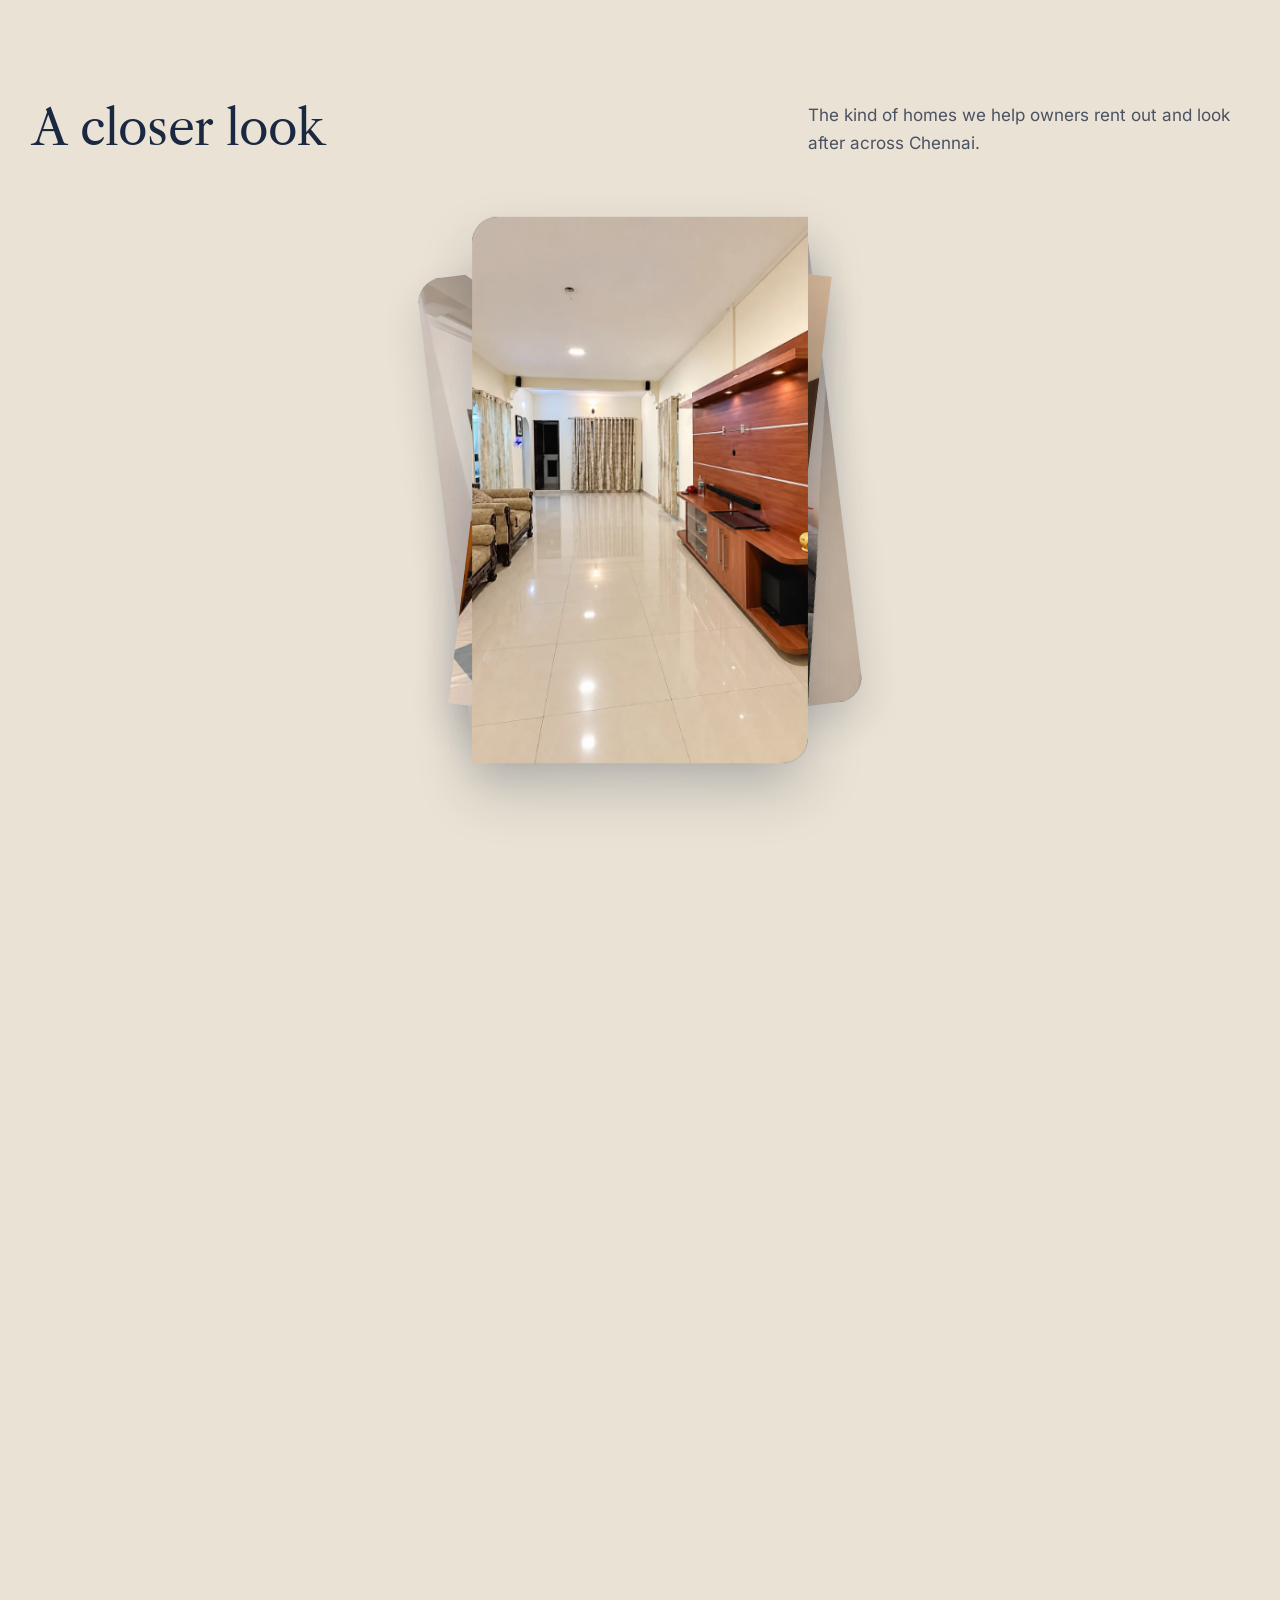
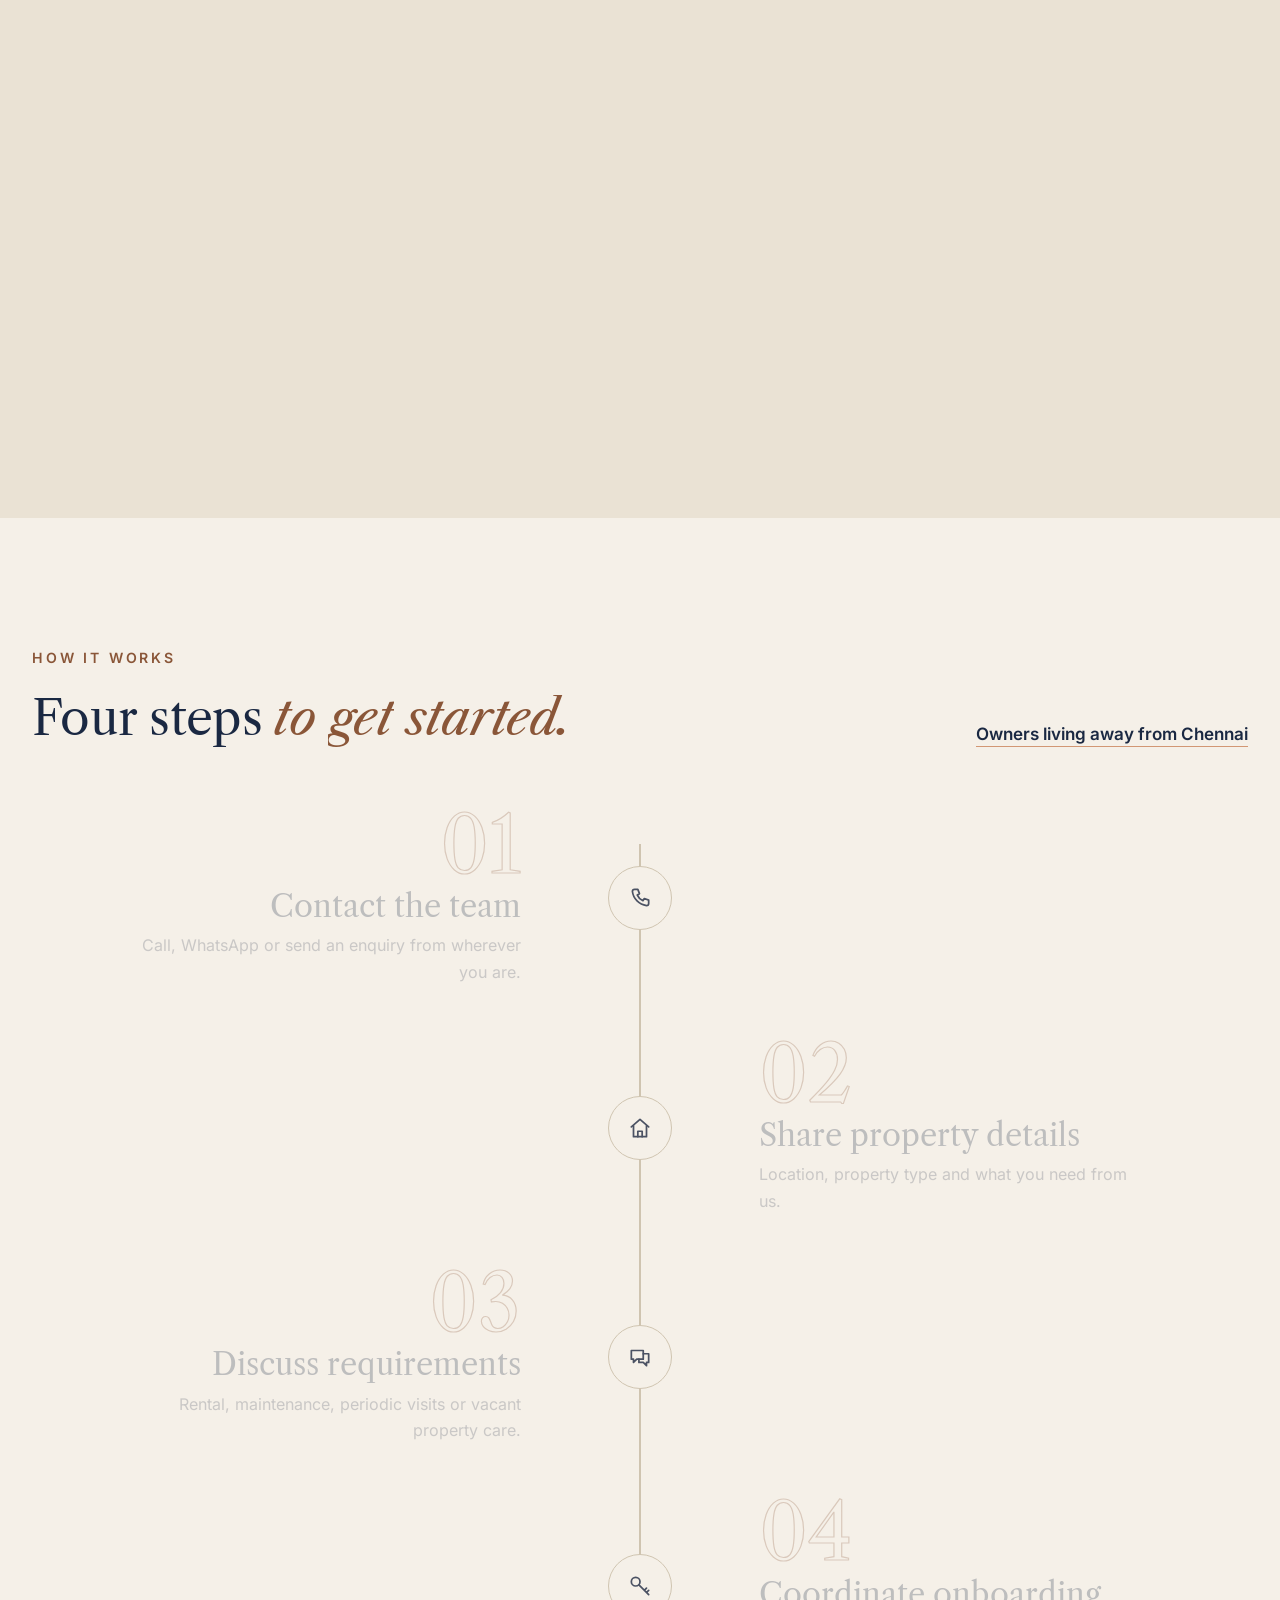
<file: smart-products.html>
<!doctype html>
<html lang="en-IN" class="no-js">
<head>
<meta charset="utf-8">
<meta name="viewport" content="width=device-width, initial-scale=1">
<title>Smart Products — Poience</title>
<meta name="description" content="Poience smart product initiatives: smart delivery box, smart cloth hanger, smart sanitising solution and anti-door intrusion unit.">
<link rel="canonical" href="https://poience.com/smart-products.html">
<meta name="theme-color" content="#1A2842">
<meta property="og:type" content="website">
<meta property="og:site_name" content="Poience">
<meta property="og:title" content="Smart Products — Poience">
<meta property="og:description" content="Poience smart product initiatives: smart delivery box, smart cloth hanger, smart sanitising solution and anti-door intrusion unit.">
<meta property="og:url" content="https://poience.com/smart-products.html">
<meta property="og:image" content="https://poience.com/assets/img/og-image.jpg">
<meta name="twitter:card" content="summary_large_image">
<link rel="icon" href="assets/img/favicon-32.png" sizes="32x32" type="image/png">
<link rel="apple-touch-icon" href="assets/img/apple-touch-icon.png">
<link rel="preload" href="assets/fonts/libre-caslon-text-latin-400-normal.woff2" as="font" type="font/woff2" crossorigin>
<link rel="preload" href="assets/fonts/inter-latin-wght-normal.woff2" as="font" type="font/woff2" crossorigin>
<link rel="stylesheet" href="assets/css/style.css">
<script src="assets/js/main.js" defer></script>
</head>
<body>
<a class="skip-link" href="#main">Skip to content</a>
<header class="site-header">
<div class="container site-header__inner">
<a class="brand" href="index.html" aria-label="Poience home"><img src="assets/img/logo/poience-logo.png" alt="Poience" width="440" height="232"></a>
<button class="menu-toggle" type="button" aria-expanded="false" aria-controls="site-nav" aria-label="Open menu"><span></span></button>
<nav class="nav" id="site-nav" aria-label="Main">
<a href="index.html">Home</a>
<a href="about.html">About</a>
<a href="services.html">Services</a>
<a href="portfolio.html">Portfolio</a>
<a href="smart-products.html" aria-current="page">Smart Products</a>
<a href="for-owners.html">For Owners</a>
<a href="faqs.html">FAQs</a>
<a class="btn btn--copper" href="contact.html">Contact Us</a>
</nav>
</div>
</header>
<main id="main"><section class="dark page-hero">
<div class="container">
<div class="page-hero__meta"><span>Smart Products</span><span>05 / 08</span></div>
<div class="page-hero__split"><h1 class="display">Small inventions <em>for easier everyday living.</em></h1><p class="lead">Poience's longer-term vision includes connected property technology and smart hardware. These are the product initiatives in progress.</p></div>

</div>
</section>
<section class="section"><div class="container">
<div class="products"><article class="product" data-reveal>
<svg class="draw" viewBox="0 0 240 160" aria-hidden="true" fill="none" stroke="#8A5638" stroke-width="2" stroke-linejoin="round" stroke-linecap="round"><path pathLength="1" d="M40 60 L120 30 L200 60 L120 90 Z"/><path pathLength="1" d="M40 60 V130 L120 155 V90 M200 60 V130 L120 155"/><path pathLength="1" d="M150 110 h30 v18 h-30 Z M80 42 L160 72"/><circle pathLength="1" cx="165" cy="119" r="3"/></svg>
<div><span class="eyebrow" style="margin:0">Initiative 01</span><h2 class="h2">Smart Delivery Box</h2><p class="muted">A smart delivery product initiative intended to support more convenient package receiving.</p></div>
</article><article class="product dark" data-reveal>
<svg class="draw" viewBox="0 0 240 160" aria-hidden="true" fill="none" stroke="#EDB795" stroke-width="2" stroke-linejoin="round" stroke-linecap="round"><path pathLength="1" d="M120 50 c0 -14 18 -14 18 -26 c0 -10 -8 -16 -18 -16 c-10 0 -16 6 -16 14"/><path pathLength="1" d="M120 50 L30 110 H210 Z"/><path pathLength="1" d="M60 110 L70 150 H170 L180 110"/><circle pathLength="1" cx="196" cy="96" r="4"/></svg>
<div><span class="eyebrow" style="margin:0">Initiative 02</span><h2 class="h2">Smart Cloth Hanger</h2><p class="muted">A product initiative designed around everyday clothing management.</p></div>
</article><article class="product dark" data-reveal>
<svg class="draw" viewBox="0 0 240 160" aria-hidden="true" fill="none" stroke="#EDB795" stroke-width="2" stroke-linejoin="round" stroke-linecap="round"><rect pathLength="1" x="90" y="60" width="60" height="92" rx="10"/><path pathLength="1" d="M104 60 V40 H136 V60 M120 40 V26 H160"/><path pathLength="1" d="M172 20 l14 -6 M174 28 h16 M172 36 l14 6"/><path pathLength="1" d="M104 100 H136"/></svg>
<div><span class="eyebrow" style="margin:0">Initiative 03</span><h2 class="h2">Smart Sanitising Solution</h2><p class="muted">A sanitising product initiative. [FINAL PRODUCT NAME AND SPECIFICATIONS TO BE CONFIRMED]</p></div>
</article><article class="product" data-reveal>
<svg class="draw" viewBox="0 0 240 160" aria-hidden="true" fill="none" stroke="#8A5638" stroke-width="2" stroke-linejoin="round" stroke-linecap="round"><rect pathLength="1" x="60" y="14" width="80" height="140"/><circle pathLength="1" cx="126" cy="86" r="4"/><path pathLength="1" d="M180 50 c16 0 28 -6 28 -6 v34 c0 22 -14 34 -28 40 c-14 -6 -28 -18 -28 -40 v-34 c0 0 12 6 28 6 Z"/><path pathLength="1" d="M170 78 l8 8 l14 -16"/></svg>
<div><span class="eyebrow" style="margin:0">Initiative 04</span><h2 class="h2">Anti-Door Intrusion Unit</h2><p class="muted">A security-oriented product initiative intended to support awareness around entry points.</p></div>
</article></div>
<p class="placeholder" style="margin-top:24px">Product images, specifications, availability and the enquiry process will be shared as each initiative develops.</p>
</div></section>
<section class="section sand"><div class="container"><div class="head-row" style="margin:0;align-items:center">
<h2 class="h2" style="max-width:720px">Want to hear when a product is ready?</h2>
<a class="btn btn--navy" href="contact.html?service=Smart%20Products">Register Interest <span class="arrow" aria-hidden="true">→</span></a></div></div></section>
</main>
<footer>
<section class="cta-band dark" data-reveal aria-labelledby="cta-title">
<div class="cta-band__grid" aria-hidden="true"></div><svg class="cta-band__art" viewBox="0 0 1000 450" preserveAspectRatio="xMaxYMax meet" aria-hidden="true" focusable="false"><path pathLength="1" class="d g" d="M40 380H980" /><path pathLength="1" class="t" d="M60 380L48 392" /><path pathLength="1" class="t" d="M82 380L70 392" /><path pathLength="1" class="t" d="M104 380L92 392" /><path pathLength="1" class="t" d="M126 380L114 392" /><path pathLength="1" class="t" d="M148 380L136 392" /><path pathLength="1" class="t" d="M170 380L158 392" /><path pathLength="1" class="t" d="M192 380L180 392" /><path pathLength="1" class="t" d="M214 380L202 392" /><path pathLength="1" class="t" d="M236 380L224 392" /><path pathLength="1" class="t" d="M258 380L246 392" /><path pathLength="1" class="t" d="M280 380L268 392" /><path pathLength="1" class="t" d="M302 380L290 392" /><path pathLength="1" class="t" d="M324 380L312 392" /><path pathLength="1" class="t" d="M346 380L334 392" /><path pathLength="1" class="t" d="M368 380L356 392" /><path pathLength="1" class="t" d="M390 380L378 392" /><path pathLength="1" class="t" d="M412 380L400 392" /><path pathLength="1" class="t" d="M434 380L422 392" /><path pathLength="1" class="t" d="M456 380L444 392" /><path pathLength="1" class="t" d="M478 380L466 392" /><path pathLength="1" class="t" d="M500 380L488 392" /><path pathLength="1" class="t" d="M522 380L510 392" /><path pathLength="1" class="t" d="M544 380L532 392" /><path pathLength="1" class="t" d="M566 380L554 392" /><path pathLength="1" class="t" d="M588 380L576 392" /><path pathLength="1" class="t" d="M610 380L598 392" /><path pathLength="1" class="t" d="M632 380L620 392" /><path pathLength="1" class="t" d="M654 380L642 392" /><path pathLength="1" class="t" d="M676 380L664 392" /><path pathLength="1" class="t" d="M698 380L686 392" /><path pathLength="1" class="t" d="M720 380L708 392" /><path pathLength="1" class="t" d="M742 380L730 392" /><path pathLength="1" class="t" d="M764 380L752 392" /><path pathLength="1" class="t" d="M786 380L774 392" /><path pathLength="1" class="t" d="M808 380L796 392" /><path pathLength="1" class="t" d="M830 380L818 392" /><path pathLength="1" class="t" d="M852 380L840 392" /><path pathLength="1" class="t" d="M874 380L862 392" /><path pathLength="1" class="t" d="M896 380L884 392" /><path pathLength="1" class="t" d="M918 380L906 392" /><path pathLength="1" class="t" d="M940 380L928 392" /><path pathLength="1" class="t" d="M962 380L950 392" /><rect pathLength="1" class="d" x="300" y="250" width="420" height="130" /><rect pathLength="1" class="d" x="250" y="140" width="520" height="110" /><rect pathLength="1" class="d" x="236" y="124" width="548" height="16" /><rect pathLength="1" class="d" x="560" y="92" width="150" height="32" /><path pathLength="1" class="t" d="M330 124L330 100" /><path pathLength="1" class="t" d="M356 124L356 100" /><path pathLength="1" class="t" d="M382 124L382 100" /><path pathLength="1" class="t" d="M408 124L408 100" /><path pathLength="1" class="t" d="M434 124L434 100" /><path pathLength="1" class="t" d="M460 124L460 100" /><path pathLength="1" class="t" d="M486 124L486 100" /><path pathLength="1" class="t" d="M512 124L512 100" /><path pathLength="1" class="t" d="M538 124L538 100" /><path pathLength="1" class="t" d="M320 100H550" /><rect pathLength="1" class="d" x="275" y="162" width="92" height="64" /><path pathLength="1" class="t" d="M321 162L321 226" /><rect pathLength="1" class="d w" x="385" y="162" width="92" height="64" /><path pathLength="1" class="t" d="M431 162L431 226" /><rect pathLength="1" class="d" x="495" y="162" width="92" height="64" /><path pathLength="1" class="t" d="M541 162L541 226" /><rect pathLength="1" class="d w" x="605" y="162" width="92" height="64" /><path pathLength="1" class="t" d="M651 162L651 226" /><path pathLength="1" class="t" d="M258 236L258 250" /><path pathLength="1" class="t" d="M270 236L270 250" /><path pathLength="1" class="t" d="M282 236L282 250" /><path pathLength="1" class="t" d="M294 236L294 250" /><path pathLength="1" class="t" d="M306 236L306 250" /><path pathLength="1" class="t" d="M318 236L318 250" /><path pathLength="1" class="t" d="M330 236L330 250" /><path pathLength="1" class="t" d="M342 236L342 250" /><path pathLength="1" class="t" d="M354 236L354 250" /><path pathLength="1" class="t" d="M366 236L366 250" /><path pathLength="1" class="t" d="M378 236L378 250" /><path pathLength="1" class="t" d="M390 236L390 250" /><path pathLength="1" class="t" d="M402 236L402 250" /><path pathLength="1" class="t" d="M414 236L414 250" /><path pathLength="1" class="t" d="M426 236L426 250" /><path pathLength="1" class="t" d="M438 236L438 250" /><path pathLength="1" class="t" d="M450 236L450 250" /><path pathLength="1" class="t" d="M462 236L462 250" /><path pathLength="1" class="t" d="M474 236L474 250" /><path pathLength="1" class="t" d="M486 236L486 250" /><path pathLength="1" class="t" d="M498 236L498 250" /><path pathLength="1" class="t" d="M510 236L510 250" /><path pathLength="1" class="t" d="M522 236L522 250" /><path pathLength="1" class="t" d="M534 236L534 250" /><path pathLength="1" class="t" d="M546 236L546 250" /><path pathLength="1" class="t" d="M558 236L558 250" /><path pathLength="1" class="t" d="M570 236L570 250" /><path pathLength="1" class="t" d="M582 236L582 250" /><path pathLength="1" class="t" d="M594 236L594 250" /><path pathLength="1" class="t" d="M606 236L606 250" /><path pathLength="1" class="t" d="M618 236L618 250" /><path pathLength="1" class="t" d="M630 236L630 250" /><path pathLength="1" class="t" d="M642 236L642 250" /><path pathLength="1" class="t" d="M654 236L654 250" /><path pathLength="1" class="t" d="M666 236L666 250" /><path pathLength="1" class="t" d="M678 236L678 250" /><path pathLength="1" class="t" d="M690 236L690 250" /><path pathLength="1" class="t" d="M702 236L702 250" /><path pathLength="1" class="t" d="M714 236L714 250" /><path pathLength="1" class="t" d="M726 236L726 250" /><path pathLength="1" class="t" d="M738 236L738 250" /><path pathLength="1" class="t" d="M750 236L750 250" /><path pathLength="1" class="t" d="M250 236H770" /><rect pathLength="1" class="d w" x="470" y="290" width="60" height="90" /><path pathLength="1" class="t" d="M500 290L500 380" /><circle pathLength="1" class="t" cx="522" cy="338" r="2.5"/><rect pathLength="1" class="d" x="330" y="282" width="110" height="70" /><path pathLength="1" class="t" d="M385 282L385 352" /><path pathLength="1" class="t" d="M330 317H440" /><rect pathLength="1" class="d w" x="560" y="282" width="130" height="70" /><path pathLength="1" class="t" d="M625 282L625 352" /><path pathLength="1" class="t" d="M458 373H542" /><path pathLength="1" class="t" d="M450 366H550" /><path pathLength="1" class="t" d="M442 359H558" /><path pathLength="1" class="d" d="M140 380V350" /><circle pathLength="1" class="d" cx="140" cy="318" r="32"/><circle pathLength="1" class="t" cx="126" cy="310" r="17"/><circle pathLength="1" class="t" cx="156" cy="328" r="14"/><rect pathLength="1" class="d" x="790" y="330" width="170" height="50" /><path pathLength="1" class="t" d="M805 338L805 372" /><path pathLength="1" class="t" d="M820 338L820 372" /><path pathLength="1" class="t" d="M835 338L835 372" /><path pathLength="1" class="t" d="M850 338L850 372" /><path pathLength="1" class="t" d="M865 338L865 372" /><path pathLength="1" class="t" d="M880 338L880 372" /><path pathLength="1" class="t" d="M895 338L895 372" /><path pathLength="1" class="t" d="M910 338L910 372" /><path pathLength="1" class="t" d="M925 338L925 372" /><path pathLength="1" class="t" d="M940 338L940 372" /><path pathLength="1" class="t" d="M955 338L955 372" /><path pathLength="1" class="t" d="M236 420H784M236 412V428M784 412V428" /><text x="510" y="414" text-anchor="middle">16 400</text><path pathLength="1" class="t" d="M810 92V380M802 92H818M802 380H818" /><text x="822" y="240" transform="rotate(90 822 240)" text-anchor="middle">+ 9.60</text><path pathLength="1" class="t" d="M236 60H560" stroke-dasharray="3 5"/><path pathLength="1" class="t" d="M200 140H236M200 140l-8 -8h16z" /><text x="160" y="134" text-anchor="end">FF +3.20</text><path pathLength="1" class="t" d="M200 250H236M200 250l-8 -8h16z" /><text x="160" y="244" text-anchor="end">GF +0.00</text><path pathLength="1" class="t" d="M40 40H210V92H40Z M40 66H210" /><text x="50" y="58">ELEVATION · A</text><text x="50" y="84">POIENCE / CHN</text><g transform="translate(930 70)"><circle pathLength="1" class="t" r="22"/><path pathLength="1" class="d" d="M0 -18L7 10 0 4 -7 10Z"/><text y="-28" text-anchor="middle">N</text></g></svg>
<div class="container">
<h2 class="h2" id="cta-title">Your property deserves <em>more than just a tenant.</em></h2>
<div class="btn-row"><a class="btn btn--copper" href="contact.html">Talk to Our Team <span class="arrow" aria-hidden="true">→</span></a><a class="btn btn--ghost" href="contact.html?service=Property%20Rental">List Your Property</a></div>
</div>
</section>
<div class="site-footer">
<div class="container site-footer__grid">
<div><img src="assets/img/logo/poience-logo.png" alt="Poience" width="440" height="232" loading="lazy"><p>An owner-centric PropTech company focused on rental property and asset management in Chennai.</p></div>
<div><h2>PAGES</h2><ul><li><a href="index.html">Home</a></li><li><a href="about.html">About</a></li><li><a href="services.html">Services</a></li><li><a href="portfolio.html">Portfolio</a></li><li><a href="smart-products.html">Smart Products</a></li><li><a href="for-owners.html">For Owners</a></li><li><a href="faqs.html">FAQs</a></li><li><a href="contact.html">Contact Us</a></li></ul></div>
<div><h2>GET IN TOUCH</h2><ul>
<li><a href="tel:+919940423352">Phone · +91 99404 23352</a></li>
<li><a href="https://wa.me/919940423352?text=Hi%20Poience%2C%20I%20would%20like%20to%20know%20more.">WhatsApp · +91 99404 23352</a></li>
<li><a href="mailto:hello@poience.com">Email · [EMAIL ADDRESS]</a></li>
<li><a href="https://www.instagram.com/poience/" target="_blank" rel="noopener">Instagram · @poience</a></li>
<li>Chennai · OMR</li></ul></div>
</div>
<div class="container site-footer__base"><span>© <span data-year>2026</span> Poience Private Limited</span><span><a href="privacy.html">Privacy Policy</a> · Owner first. Property always.</span></div>
</div>
</footer>
<a class="wa-fab" href="https://wa.me/919940423352?text=Hi%20Poience%2C%20I%20would%20like%20to%20know%20more." aria-label="Chat with Poience on WhatsApp"><svg viewBox="0 0 24 24" aria-hidden="true" fill="none" stroke="currentColor" stroke-width="1.8" stroke-linecap="round" stroke-linejoin="round"><path d="M4 20 L5.4 15.8 A8 8 0 1 1 8.4 18.7 Z"/><path d="M9 9.5 c0 3 2.5 5.5 5.5 5.5 l1 -1.6 -2 -1 -0.8 0.8 c-1 -0.4 -1.6 -1 -2 -2 l0.8 -0.8 -1 -2 Z"/></svg><span>WhatsApp</span></a>
</body>
</html>
</file>
<file: assets/css/style.css>
/* ==========================================================================
   Poience — website styles
   Brand: navy #1A2842 · copper #D29774 · ivory #F5F0E8
   Type:  Libre Caslon Text (headings, italic accents) · Inter (body, menus, buttons) — self-hosted
   ========================================================================== */

/* ---------- 0. Fonts (self-hosted, SIL Open Font License — see assets/fonts) ---------- */
@font-face { font-family: "Libre Caslon Text"; src: url("../fonts/libre-caslon-text-latin-400-normal.woff2") format("woff2"); font-weight: 400; font-style: normal; font-display: swap; }
@font-face { font-family: "Libre Caslon Text"; src: url("../fonts/libre-caslon-text-latin-400-italic.woff2") format("woff2"); font-weight: 400; font-style: italic; font-display: swap; }
@font-face { font-family: "Libre Caslon Text"; src: url("../fonts/libre-caslon-text-latin-700-normal.woff2") format("woff2"); font-weight: 700; font-style: normal; font-display: swap; }
@font-face { font-family: "Inter"; src: url("../fonts/inter-latin-wght-normal.woff2") format("woff2"); font-weight: 100 900; font-style: normal; font-display: swap; }

/* ---------- 1. Tokens ---------- */
:root {
  --navy: #1A2842;
  --navy-deep: #142036;
  --navy-2: #24365A;
  --copper: #D29774;
  --copper-light: #EDB795;
  --copper-text: #8A5638;      /* copper for text on light backgrounds (AA) */
  --glow: #F2C46E;
  --ivory: #F5F0E8;
  --sand: #EAE2D4;
  --sand-2: #EFE8DC;
  --line: #CFC4B0;
  --ink: #1A2842;
  --ink-2: #2B3245;
  --muted: #4B5263;
  --text-on-dark: #F2ECE3;
  --muted-on-dark: #B7BCC8;
  --rule-on-dark: rgba(242, 236, 227, .2);

  --font-head: "Libre Caslon Text", Georgia, serif;
  --font-accent: "Libre Caslon Text", Georgia, serif;
  --font-body: "Inter", system-ui, -apple-system, "Segoe UI", sans-serif;

  --container: 1320px;
  --gutter: clamp(20px, 3vw, 32px);
  --section: clamp(80px, 10vw, 140px);
  --ease-out: cubic-bezier(.19, 1, .22, 1);
  --ease-io: cubic-bezier(.77, 0, .18, 1);
  --header-h: 92px;
}

/* ---------- 2. Base ---------- */
*, *::before, *::after { box-sizing: border-box; }
html { -webkit-text-size-adjust: 100%; scroll-padding-top: calc(var(--header-h) + 12px); overflow-x: clip; }
body { overflow-x: clip; }
body {
  margin: 0;
  font-family: var(--font-body);
  font-size: 17px;
  line-height: 1.65;
  color: var(--ink);
  background: var(--ivory);
  -webkit-font-smoothing: antialiased;
  text-rendering: optimizeLegibility;
}
img, svg { display: block; max-width: 100%; }
img { height: auto; }
a { color: var(--copper-text); }
a:hover { color: var(--ink); }
button, input, select, textarea { font: inherit; color: inherit; }
:focus-visible { outline: 2px solid var(--copper); outline-offset: 3px; }
body.menu-open { overflow: hidden; }

.skip-link {
  position: absolute; left: 12px; top: -60px; z-index: 300;
  background: var(--copper); color: var(--navy); padding: 12px 18px; font-weight: 600; text-decoration: none;
}
.skip-link:focus { top: 12px; }

.container { max-width: var(--container); margin: 0 auto; padding-inline: var(--gutter); }
.section { padding-block: var(--section); }
.dark { background: var(--navy) radial-gradient(ellipse 80% 90% at 75% 20%, #22355A 0%, rgba(26, 40, 66, 0) 70%); color: var(--text-on-dark); }
.dark a:not(.btn) { color: var(--copper-light); }
.sand { background: var(--sand); }
.sand-2 { background: var(--sand-2); }

/* ---------- 3. Typography ---------- */
.eyebrow {
  display: block; margin: 0 0 22px;
  font-size: clamp(14px, 1.1vw, 16px); font-weight: 600; letter-spacing: .2em; text-transform: uppercase;
  color: var(--copper-text);
}
.dark .eyebrow { color: var(--copper); }
.display, .h2, .h3 {
  font-family: var(--font-head); font-weight: 400; letter-spacing: -.015em; margin: 0;
  text-wrap: balance;
}
.display { font-size: clamp(36px, 4.8vw, 62px); line-height: 1.1; }
.h2 { font-size: clamp(30px, 3.8vw, 48px); line-height: 1.12; }
.h3 { font-size: clamp(24px, 2.6vw, 32px); line-height: 1.15; }
.display em, .h2 em, .h3 em {
  font-family: var(--font-accent); font-style: italic; font-weight: 400;
  font-size: 1em; line-height: inherit; letter-spacing: -.01em; color: var(--copper-text);
}
.dark .display em, .dark .h2 em, .dark .h3 em { color: var(--copper-light); }
.lead { font-size: clamp(17px, 1.6vw, 19px); line-height: 1.7; color: var(--ink-2); margin: 0; }
.dark .lead { color: #D9D4CB; }
.muted { color: var(--muted); }
.dark .muted { color: var(--muted-on-dark); }
.quote {
  font-family: var(--font-accent); font-weight: 400; margin: 0; letter-spacing: -.01em;
  font-size: clamp(30px, 3.6vw, 48px); line-height: 1.15; letter-spacing: -.3px;
}
.quote em { color: var(--copper-text); font-style: italic; }
.numeral { font-family: var(--font-accent); font-style: italic; color: var(--copper-text); }
.dark .numeral { color: var(--copper); }
.placeholder { color: var(--muted); font-size: 14px; }

/* ---------- 4. Buttons ---------- */
.btn {
  position: relative; display: inline-flex; align-items: center; justify-content: center; gap: 10px;
  min-height: 52px; padding: 14px 26px; border-radius: 2px; border: 1px solid transparent;
  font-family: var(--font-body); font-size: 15px; font-weight: 600; letter-spacing: .01em;
  text-decoration: none; cursor: pointer; overflow: hidden; isolation: isolate;
  transition: color .35s var(--ease-out), border-color .35s ease, transform .35s var(--ease-out);
}
.btn::before {
  content: ""; position: absolute; inset: 0; z-index: -1; transform: scaleX(0); transform-origin: right;
  transition: transform .5s var(--ease-out);
}
.btn:hover::before { transform: scaleX(1); transform-origin: left; }
.btn .arrow { transition: transform .35s var(--ease-out); }
.btn:hover .arrow { transform: translateX(4px); }
.btn--copper { background: var(--copper); color: var(--navy); }
.btn--copper::before { background: var(--copper-light); }
.btn--copper:hover { color: var(--navy); }
.btn--ghost { color: var(--text-on-dark); border-color: rgba(242, 236, 227, .5); }
.btn--ghost::before { background: var(--text-on-dark); }
.btn--ghost:hover { color: var(--navy); }
.btn--navy { background: var(--navy); color: var(--ivory); }
.btn--navy::before { background: var(--copper); }
.btn--navy:hover { color: var(--navy); }
.btn-row { display: flex; flex-wrap: wrap; gap: 12px; }

/* every button is a key: round bow with a hole, a shaft carrying the label, three teeth at the end.
   Built from mask layers so it stretches to any button width. --kh = shaft height. */
.btn {
  --kh: 44px;
  min-height: calc(var(--kh) + 10px); padding: 0 22px 10px calc(var(--kh) + 6px); border: 0; border-radius: 0;
  -webkit-mask:
    radial-gradient(closest-side, transparent 32%, #000 34%, #000 98%, transparent 100%) 0 0 / var(--kh) var(--kh) no-repeat,
    linear-gradient(#000, #000) calc(var(--kh) * .7) 0 / calc(100% - var(--kh) * .7) var(--kh) no-repeat,
    linear-gradient(#000, #000) right 0 bottom 0 / 9px 10px no-repeat,
    linear-gradient(#000, #000) right 14px bottom 3px / 9px 7px no-repeat,
    linear-gradient(#000, #000) right 28px bottom 1px / 9px 9px no-repeat;
          mask:
    radial-gradient(closest-side, transparent 32%, #000 34%, #000 98%, transparent 100%) 0 0 / var(--kh) var(--kh) no-repeat,
    linear-gradient(#000, #000) calc(var(--kh) * .7) 0 / calc(100% - var(--kh) * .7) var(--kh) no-repeat,
    linear-gradient(#000, #000) right 0 bottom 0 / 9px 10px no-repeat,
    linear-gradient(#000, #000) right 14px bottom 3px / 9px 7px no-repeat,
    linear-gradient(#000, #000) right 28px bottom 1px / 9px 9px no-repeat;
}
.btn--ghost { border: 0; background: rgba(242, 236, 227, .16); }
.text-link {
  font-weight: 600; color: var(--ink); text-decoration: underline; text-underline-offset: 6px;
  text-decoration-color: var(--copper); text-decoration-thickness: 1px;
}
.dark .text-link { color: var(--copper-light); }

/* ---------- 5. Header ---------- */
.site-header {
  position: sticky; top: 0; z-index: 100;
  background: var(--navy); color: var(--text-on-dark);
  border-bottom: 1px solid transparent;
  transition: background .4s ease, box-shadow .4s ease, border-color .4s ease, padding .4s var(--ease-out);
}
.site-header--overlay { position: fixed; left: 0; right: 0; background: linear-gradient(to bottom, rgba(20, 32, 54, .85), rgba(20, 32, 54, 0)); border-color: transparent; }
.site-header > .container { max-width: 1560px; }
/* blur lives on a pseudo-layer: backdrop-filter on the header itself would trap the fixed mobile menu inside it */
.site-header::before {
  content: ""; position: absolute; inset: 0; z-index: -1; pointer-events: none;
  opacity: 0; transition: opacity .4s ease;
  -webkit-backdrop-filter: blur(12px); backdrop-filter: blur(12px);
}
.site-header.is-scrolled, .site-header.is-open {
  background: rgba(26, 40, 66, .95); box-shadow: 0 10px 30px rgba(8, 12, 22, .25);
  border-color: transparent;
}
.site-header.is-scrolled::before { opacity: 1; }
/* desktop: once scrolled, the header floats as a rounded glass bar instead of a full-width strip */
@media (min-width: 1101px) {
  .site-header.is-scrolled { background: var(--navy); box-shadow: 0 6px 24px rgba(8, 12, 22, .28); }
  .site-header.is-scrolled::before { opacity: 0; }
  .site-header.is-scrolled .site-header__inner { min-height: 72px; padding-block: 0; }
  .site-header.is-scrolled .brand img { height: 48px; }
}
.site-header.is-open { background: var(--navy); }
.site-header__inner {
  display: flex; align-items: center; justify-content: space-between; gap: 20px;
  min-height: var(--header-h); padding-block: 10px;
}
.brand { display: flex; align-items: center; flex: none; }
.brand img { height: 68px; width: auto; transition: height .4s var(--ease-out); }
.is-scrolled .brand img { height: 54px; }
.nav { display: flex; align-items: center; gap: 6px; }
.nav a {
  font-family: var(--font-body); font-size: 16px; font-weight: 500; letter-spacing: .01em;
  color: #E6E1D8; text-decoration: none; padding: 10px 14px; white-space: nowrap;
  position: relative; transition: color .25s ease;
}
/* animated underline: grows from the centre on hover, stays for the current page */
/* key-shaped indicator: ring + shaft + two teeth (echoes the logo key) */
.nav a:not(.btn)::before {
  content: ""; position: absolute; left: 14px; bottom: 2px; width: 9px; height: 9px; box-sizing: border-box;
  border: 1.6px solid var(--copper-light); border-radius: 50%;
  transform: scale(0); transition: transform .4s var(--ease-out);
}
.nav a:not(.btn)::after {
  content: ""; position: absolute; left: 14px; right: 14px; bottom: 2px; height: 9px;
  --k: var(--copper-light);
  background:
    linear-gradient(var(--k), var(--k)) 10px 3.7px / calc(100% - 10px) 1.6px no-repeat,
    linear-gradient(var(--k), var(--k)) right 0 top 3.7px / 1.6px 6px no-repeat,
    linear-gradient(var(--k), var(--k)) right 6px top 3.7px / 1.6px 4px no-repeat;
  clip-path: inset(0 100% 0 0); transition: clip-path .5s var(--ease-out) .05s;
}
.nav a:not(.btn):hover::before, .nav a[aria-current="page"]::before { transform: scale(1); }
.nav a:not(.btn):hover::after, .nav a[aria-current="page"]::after { clip-path: inset(0 0 0 0); }
.nav a:hover { color: var(--copper-light); }
.nav a[aria-current="page"] { color: var(--copper-light); }
/* Contact button as a key: round bow with a hole on the left, teeth on the right */
@media (min-width: 1101px) {
  .site-header .nav .btn { --kh: 38px; margin-left: 20px; }
  .site-header .nav .btn.btn--copper, .site-header .nav .btn.btn--copper:hover { color: var(--navy); }
}
/* header slides in on load */
.site-header { animation: headerIn .9s var(--ease-out) backwards; }
@keyframes headerIn { from { opacity: 0; transform: translateY(-24px); } to { opacity: 1; transform: none; } }
.nav a.btn { margin-left: 18px; border-bottom: 0; color: var(--navy); min-height: calc(var(--kh) + 10px); padding: 0 26px 10px calc(var(--kh) + 10px); }
.menu-toggle {
  display: none; width: 48px; height: 48px; place-items: center; padding: 0; cursor: pointer;
  background: none; border: 1px solid rgba(242, 236, 227, .3); border-radius: 2px;
}
.menu-toggle span, .menu-toggle span::before, .menu-toggle span::after {
  display: block; width: 22px; height: 1.8px; background: var(--copper-light); border-radius: 2px;
  transition: transform .35s var(--ease-out), opacity .2s ease; position: relative;
}
.menu-toggle span::before, .menu-toggle span::after { content: ""; position: absolute; left: 0; }
.menu-toggle span::before { top: -7px; }
.menu-toggle span::after { top: 7px; }
.menu-toggle[aria-expanded="true"] span { background: transparent; }
.menu-toggle[aria-expanded="true"] span::before { transform: translateY(7px) rotate(45deg); }
.menu-toggle[aria-expanded="true"] span::after { transform: translateY(-7px) rotate(-45deg); }

@media (max-width: 1100px) {
  .menu-toggle { display: grid; }
  .nav {
    position: fixed; inset: var(--header-h) 0 0 0; flex-direction: column; align-items: stretch; gap: 0;
    background: var(--navy); padding: 12px var(--gutter) 40px; overflow-y: auto;
    opacity: 0; visibility: hidden; transform: translateY(-12px);
    transition: opacity .35s ease, transform .45s var(--ease-out), visibility 0s linear .45s;
  }
  .nav.is-open { opacity: 1; visibility: visible; transform: none; transition-delay: 0s; }
  .nav a { font-family: var(--font-head); font-weight: 400; font-size: 26px; padding: 15px 0; border-bottom: 1px solid rgba(242, 236, 227, .12);
    opacity: 0; transform: translateY(10px); transition: opacity .4s ease, transform .5s var(--ease-out), color .25s ease; }
  .nav.is-open a { opacity: 1; transform: none; }
  .nav.is-open a:nth-child(2) { transition-delay: .04s; } .nav.is-open a:nth-child(3) { transition-delay: .08s; }
  .nav.is-open a:nth-child(4) { transition-delay: .12s; } .nav.is-open a:nth-child(5) { transition-delay: .16s; }
  .nav.is-open a:nth-child(6) { transition-delay: .2s; }  .nav.is-open a:nth-child(7) { transition-delay: .24s; }
  .nav.is-open a:nth-child(8) { transition-delay: .28s; }
  .nav a:not(.btn)::before, .nav a:not(.btn)::after { display: none; }
  .nav .btn { font-family: var(--font-body); }
  .nav a[aria-current="page"] { border-bottom-color: var(--copper); }
  .nav a.btn { margin: 28px 0 0; font-size: 15px; --kh: 52px; }
  .brand img { height: 54px; }
  :root { --header-h: 80px; }
}

/* ---------- 6. Page hero (inner pages) ---------- */
.page-hero { padding-block: clamp(72px, 9vw, 120px) clamp(80px, 9vw, 120px); }
.page-hero__meta {
  display: flex; justify-content: space-between; gap: 20px; flex-wrap: wrap; margin-bottom: clamp(32px, 4vw, 48px);
  font-size: 12px; font-weight: 600; letter-spacing: .18em; text-transform: uppercase; color: var(--copper);
}
.page-hero__meta span + span { color: #8F96A6; }
.page-hero__split { display: block; }
.page-hero__split .display { max-width: 980px; }
.page-hero__split .lead { max-width: 640px; margin-top: clamp(22px, 3vw, 32px); }
.page-hero .display { animation: rise 1.3s var(--ease-out) .1s both; }
.page-hero .lead { animation: rise 1.3s var(--ease-out) .3s both; }
@keyframes rise { from { opacity: 0; transform: translateY(44px); } to { opacity: 1; transform: none; } }

.photo-hero { position: relative; overflow: hidden; }
.photo-hero__img { position: absolute; inset: 0; width: 100%; height: 100%; object-fit: cover; opacity: .55; animation: settle 2.6s var(--ease-out) both; }
.photo-hero::after { content: ""; position: absolute; inset: 0; background: linear-gradient(90deg, rgba(26, 40, 66, .97) 0%, rgba(26, 40, 66, .82) 45%, rgba(26, 40, 66, .3) 100%); }
.photo-hero > .container { position: relative; z-index: 1; }
@keyframes settle { from { transform: scale(1.12); } to { transform: none; } }

/* ---------- 7. Reveal on scroll ---------- */
.js .reveal { opacity: 0; transform: translateY(48px); transition: opacity 1.1s var(--ease-out), transform 1.1s var(--ease-out); }
.js .reveal.is-in { opacity: 1; transform: none; }
.js .reveal[data-delay="1"] { transition-delay: .12s; }
.js .reveal[data-delay="2"] { transition-delay: .24s; }
.js .reveal[data-delay="3"] { transition-delay: .36s; }
.frame { position: relative; overflow: hidden; margin: 0; background: var(--navy-2); }
.frame img { width: 100%; height: 100%; object-fit: cover; }
.js .frame--reveal { clip-path: inset(16% 0 16% 0); transition: clip-path 1.4s var(--ease-io); }
.js .frame--reveal img { transform: scale(1.16); transition: transform 1.8s var(--ease-out); }
.js .frame--reveal.is-in { clip-path: inset(0 0 0 0); }
.js .frame--reveal.is-in img { transform: none; }
.ratio-45 { aspect-ratio: 4 / 5; }
.ratio-54 { aspect-ratio: 5 / 4; }
.ratio-43 { aspect-ratio: 4 / 3; }
figcaption { margin-top: 14px; font-size: 13px; color: var(--muted); display: flex; justify-content: space-between; gap: 12px; }
.dark figcaption { color: var(--muted-on-dark); }

/* ---------- 8. Layout helpers ---------- */
.split { display: grid; grid-template-columns: repeat(auto-fit, minmax(min(360px, 100%), 1fr)); gap: clamp(40px, 7vw, 88px); align-items: center; }
.split--end { align-items: end; }
.split--start { align-items: start; }
.head-row { display: flex; justify-content: space-between; align-items: end; gap: 32px; flex-wrap: wrap; margin-bottom: clamp(40px, 5vw, 64px); }
.head-row > p { max-width: 440px; margin: 0; }
.cols-3 { display: grid; grid-template-columns: repeat(auto-fit, minmax(min(260px, 100%), 1fr)); gap: clamp(32px, 4vw, 56px); }
.rule-top { border-top: 1px solid var(--ink); }
.dark .rule-top { border-color: var(--rule-on-dark); }

/* about composition (home) */
.about-art { position: relative; width: 100%; max-width: 560px; justify-self: end; padding: 48px 48px 72px 56px; }
.about-art__block { position: absolute; top: 0; right: 0; width: 72%; height: 78%; background-color: var(--sand);
  background-image: linear-gradient(rgba(138, 86, 56, .12) 1px, transparent 1px), linear-gradient(90deg, rgba(138, 86, 56, .12) 1px, transparent 1px); background-size: 28px 28px; }
.about-art__frame { position: absolute; left: 16px; bottom: 28px; width: 58%; height: 58%; border: 1.5px solid var(--copper); }
.about-art__main { position: relative; z-index: 1; box-shadow: 0 30px 60px rgba(26, 40, 66, .18); }
.about-art__inset { position: absolute; z-index: 2; left: 0; bottom: 0; width: 40%; aspect-ratio: 4 / 5; border: 8px solid var(--ivory); box-shadow: 0 20px 40px rgba(26, 40, 66, .22); }
.about-art__inset picture, .about-art__inset img { width: 100%; height: 100%; object-fit: cover; }
.about-art__badge { position: absolute; z-index: 3; top: 8px; right: 4px; width: 128px; height: 128px; border-radius: 50%; background: var(--navy); display: grid; place-items: center; box-shadow: 0 14px 30px rgba(26, 40, 66, .3); }
.about-art__badge svg { position: absolute; inset: 0; width: 100%; height: 100%; animation: spin 26s linear infinite; }
.about-art__badge img { height: 54px; width: auto; }
@keyframes spin { to { transform: rotate(360deg); } }
[data-speed] { will-change: transform; }
@media (max-width: 860px) {
  .about-art { justify-self: stretch; max-width: 460px; margin: 0 auto; padding: 32px 28px 56px 36px; }
  .about-art__badge { width: 100px; height: 100px; top: 0; right: 0; }
  .about-art__badge img { height: 42px; }
  .about-art__inset { width: 42%; border-width: 6px; }
}

/* ---------- 9. Home: scroll story ---------- */
.story { position: relative; height: 700vh; background: var(--navy); color: var(--text-on-dark); }
.story__stage { background: radial-gradient(ellipse 60% 70% at 66% 46%, #2A3E63 0%, #1F2F4E 45%, #1A2842 75%, #16233B 100%); }
.story__stage { position: sticky; top: 0; height: 100vh; height: 100svh; min-height: 600px; overflow: hidden; }
.story__grid {
  position: absolute; inset: 0;
  background-image: linear-gradient(rgba(237, 183, 149, .1) 1px, transparent 1px), linear-gradient(90deg, rgba(237, 183, 149, .1) 1px, transparent 1px);
  background-size: 48px 48px;
}
.story__halo { position: absolute; right: -10%; top: 10%; width: 70%; height: 80%; pointer-events: none; opacity: 0;
  background: radial-gradient(closest-side, rgba(242, 196, 110, .14), rgba(242, 196, 110, 0)); }
.story__house { position: absolute; left: max(40%, calc((100% - var(--container)) / 2 + var(--gutter) + 600px)); right: auto; top: 50%; translate: 0 -54%; width: min(1000px, calc(100% - max(40%, calc((100% - var(--container)) / 2 + var(--gutter) + 600px)) - 2%)); transform-origin: 60% 70%; will-change: transform; }
.story__house svg { width: 100%; height: auto; overflow: visible; }
.story__shade { position: absolute; inset: 0; pointer-events: none;
  background:
    radial-gradient(ellipse 32% 42% at max(18%, calc((100% - var(--container)) / 2 + 280px)) 72%, rgba(26, 40, 66, .9) 0%, rgba(26, 40, 66, .6) 50%, rgba(26, 40, 66, 0) 100%),
    linear-gradient(to top, rgba(19, 31, 52, .9) 0%, rgba(19, 31, 52, 0) 34%); }
.story__copy { position: absolute; left: max(var(--gutter), calc((100% - var(--container)) / 2 + var(--gutter))); right: var(--gutter); bottom: 116px; max-width: min(560px, 38vw); min-height: 300px; }
.stage { position: absolute; left: 0; right: 0; bottom: 0; visibility: hidden; }
.stage.is-active, .stage.is-near { visibility: visible; }
.mask { display: block; overflow: hidden; padding: .06em 0 .24em; margin: -.06em 0 -.16em; }
.mask > span { display: block; transform: translateY(125%); transition: transform 1s var(--ease-out); }
/* stage copy: word-by-word reveal, direction follows the scroll */
.stage h1, .stage h2 { margin: 0; font-weight: 600; }
.stage__t1, .stage__t2 { display: block; }
.wd { display: inline-block; overflow: hidden; vertical-align: top; padding: .08em .04em .26em; margin: -.08em -.04em -.18em; }
.wd > span { display: inline-block; transform: translateY(118%) rotate(7deg); transform-origin: 0 100%;
  transition: transform 1.05s var(--ease-out); transition-delay: calc(var(--i) * 55ms + 80ms); }
.stage.is-active .wd > span { transform: none; }
.stage.is-past .wd > span { transform: translateY(-118%) rotate(-5deg); transition-delay: calc(var(--i) * 25ms); transition-duration: .7s; }
.stage__step { font-size: clamp(14px, 1.15vw, 17px); font-weight: 600; letter-spacing: .5em; color: var(--copper-light); margin-bottom: 18px;
  opacity: 0; transition: opacity .8s ease, letter-spacing 1.2s var(--ease-out); }
.stage.is-active .stage__step { opacity: 1; letter-spacing: .18em; }
.stage__t1 { font-family: var(--font-head); font-weight: 400; font-size: clamp(38px, 4.3vw, 62px); line-height: 1.08; letter-spacing: -.02em; color: #F7F2EA; }
.stage__t2 { font-family: var(--font-accent); font-style: italic; font-weight: 400; font-size: clamp(38px, 4.3vw, 62px); line-height: 1.12; letter-spacing: -.02em; color: var(--copper-light); }
.stage__sub { margin: 18px 0 0; font-size: clamp(15px, 1.5vw, 17px); line-height: 1.65; color: #E3DED6; max-width: 520px;
  opacity: 0; filter: blur(8px); transform: translateY(14px); transition: opacity .9s ease .35s, filter .9s ease .35s, transform 1s var(--ease-out) .35s; }
.stage.is-active .stage__sub { opacity: 1; filter: none; transform: none; }
.stage.is-past .stage__sub { opacity: 0; transform: translateY(-10px); transition-delay: 0s; transition-duration: .4s; }
.stage__btns { display: flex; flex-wrap: wrap; gap: 12px; margin-top: 28px; opacity: 0; transform: translateY(16px); transition: opacity .8s ease .55s, transform 1s var(--ease-out) .55s; }
.stage.is-active .stage__btns { opacity: 1; transform: none; }
.stage.is-past .stage__btns { transition-delay: 0s; transition-duration: .3s; }
.keybar { position: absolute; left: max(var(--gutter), calc((100% - var(--container)) / 2 + var(--gutter))); right: var(--gutter); bottom: 38px; display: flex; align-items: center; gap: 16px;
  font-size: 14px; font-weight: 600; letter-spacing: .22em; color: #E3DED6; }
.keybar svg { width: 210px; height: 26px; flex: none; }
#keyFill { stroke-dasharray: 1; stroke-dashoffset: 1; }
.svg-t { transform-box: view-box; }

/* intro: key unlocks the page (first visit only) */
.intro { position: fixed; inset: 0; z-index: 400; display: grid; place-items: center; background: var(--navy);
  transition: transform 1s var(--ease-io); }
.intro.is-leaving { transform: translateY(-100%); }
.intro__inner { display: grid; justify-items: center; gap: 28px; }
.intro__key { height: 210px; width: auto; transition: transform .7s cubic-bezier(.65, 0, .25, 1); }
.intro.is-turning .intro__key { transform: perspective(600px) rotateY(180deg); }
.intro__key .d { stroke-dasharray: 1; stroke-dashoffset: 1; animation: draw 1.3s cubic-bezier(.65, 0, .25, 1) .15s forwards; }
.intro__word { height: 28px; width: auto; transition: opacity .5s ease; }
.intro.is-turning .intro__word { opacity: 0; }
@keyframes draw { to { stroke-dashoffset: 0; } }

@media (min-width: 861px) and (max-width: 1200px) { .story__house { left: auto; width: 60%; right: 0; top: 44%; } }
/* desktop/laptop: size hero copy by viewport height too, so it never runs under the header */
@media (min-width: 861px) {
  .story__copy { bottom: clamp(76px, 13vh, 116px); max-width: min(580px, 46vw); }
  .stage__t1, .stage__t2 { font-size: clamp(34px, min(4.3vw, 8vh), 62px); }
  .stage__sub { margin-top: clamp(10px, 2vh, 18px); font-size: clamp(14px, min(1.5vw, 2.4vh), 17px); line-height: 1.55; }
  .stage__btns { margin-top: clamp(16px, 3vh, 28px); }
  .stage__step { margin-bottom: clamp(10px, 2vh, 18px); }
  .keybar { bottom: clamp(20px, 4.5vh, 38px); }
}
@media (min-width: 861px) and (max-height: 700px) {
  .stage__btns .btn { min-height: 46px; padding: 11px 22px; }
  .story__stage { min-height: 0; }
}
@media (min-width: 861px) and (max-width: 1100px) { .story__copy { max-width: min(520px, 48vw); } }
@media (max-width: 860px) {
  .story { height: 620vh; }
  .story__stage { display: flex; flex-direction: column; padding-top: var(--header-h); }
  .story__house { position: relative; left: auto !important; right: auto; top: auto; translate: none; width: 100%; max-width: 560px; align-self: center; margin-top: auto; flex: none; }
  .story__halo { left: 0; right: 0; width: 100%; top: 40px; height: 50%; }
  .story__shade { background: linear-gradient(to bottom, rgba(19, 31, 52, 0) 0%, rgba(19, 31, 52, 0) 35%, rgba(19, 31, 52, .6) 62%, rgba(19, 31, 52, .96) 100%); }
  .story__copy { position: relative; left: auto; right: auto; bottom: auto; flex: none; max-width: none; margin: clamp(18px, 3.5svh, 36px) var(--gutter) 0; height: clamp(290px, 42svh, 400px); min-height: 0; }
  .stage { top: 0; bottom: auto; }
  .keybar { position: relative; left: auto; right: auto; bottom: auto; margin: auto var(--gutter) 28px; padding-right: 72px; }
  .keybar svg { width: 120px; }
  .keybar { white-space: nowrap; letter-spacing: .14em; transition: opacity .4s ease; }
  .story.at-start .keybar { opacity: 0; }
}

/* ---------- 10. Services list (home) ---------- */
.svc-list { border-top: 1px solid var(--rule-on-dark); }
.svc-row {
  display: grid; grid-template-columns: 90px 1.2fr 1fr 40px; gap: 24px; align-items: center;
  padding: 30px 12px; border-bottom: 1px solid var(--rule-on-dark); color: var(--text-on-dark); text-decoration: none;
  transition: background .3s ease;
}
.svc-row:hover { background: rgba(210, 151, 116, .08); color: var(--text-on-dark); }
.svc-row .numeral { font-size: 28px; }
.svc-row__title { font-family: var(--font-head); font-size: clamp(22px, 2.2vw, 30px); font-weight: 400; letter-spacing: -.01em; line-height: 1.2; transition: color .3s ease; }
.svc-row:hover .svc-row__title { color: var(--copper-light); }
.svc-row__text { font-size: 15px; color: var(--muted-on-dark); }
.svc-row__arrow { color: var(--copper); font-size: 22px; text-align: right; transition: transform .35s var(--ease-out); }
.svc-row:hover .svc-row__arrow { transform: translateX(6px); }
@media (max-width: 860px) { .svc-row { grid-template-columns: 1fr; gap: 8px; padding: 26px 0; } .svc-row__arrow { display: none; } }

/* services showcase (home) */
.svc-show__grid { display: grid; grid-template-columns: minmax(0, 1.05fr) minmax(0, 1fr); gap: clamp(32px, 5vw, 80px); align-items: start; }
.svc-show__list { border-bottom: 1px solid var(--rule-on-dark); }
.svc-item { display: grid; grid-template-columns: 52px minmax(0, 1fr) 28px; gap: 16px; align-items: start; padding: 26px 0; border-top: 1px solid var(--rule-on-dark); color: var(--text-on-dark) !important; text-decoration: none; }
.svc-item__n { padding-top: 12px; font-size: 13px; font-weight: 700; letter-spacing: .14em; color: var(--copper); }
.svc-item__body { display: block; }
.svc-item__t { display: block; font-family: var(--font-head); font-weight: 400; font-size: clamp(24px, 2.6vw, 36px); line-height: 1.15; letter-spacing: -.01em; color: #8E97AB; transition: color .4s ease; }
.svc-item__d { display: block; max-height: 0; opacity: 0; overflow: hidden; margin-top: 0; font-size: 16px; line-height: 1.6; color: #C9CED9; max-width: 460px;
  transition: max-height .6s var(--ease-out), opacity .45s ease, margin-top .45s ease; }
.svc-item__go { padding-top: 10px; font-size: 22px; color: var(--copper); opacity: 0; transform: translateX(-10px); transition: opacity .35s ease, transform .45s var(--ease-out); }
.svc-item.is-active .svc-item__t, .svc-item:hover .svc-item__t { color: #F7F2EA; }
.svc-item.is-active .svc-item__d { max-height: 140px; opacity: 1; margin-top: 10px; }
.svc-item.is-active .svc-item__go { opacity: 1; transform: none; }
.svc-show__media { position: sticky; top: calc(var(--header-h) + 32px); aspect-ratio: 4 / 5; overflow: hidden; background: var(--navy-2); }
.svc-show__img { position: absolute; inset: 0; opacity: 0; transform: scale(1.06); transition: opacity .7s ease, transform 1.4s var(--ease-out); }
.svc-show__img.is-active { opacity: 1; transform: none; }
.svc-show__img img { width: 100%; height: 100%; object-fit: cover; }
.svc-show__img--drawing { background: #131E30; }
.svc-show__img--drawing img { object-fit: contain; }
.svc-show__cap { position: absolute; left: 0; right: 0; bottom: 0; padding: 60px 24px 22px; font-size: 13px; font-weight: 700; letter-spacing: .14em; text-transform: uppercase; color: var(--copper-light);
  background: linear-gradient(to top, rgba(19, 31, 52, .9), rgba(19, 31, 52, 0)); }
@media (max-width: 860px) {
  .svc-show__grid { grid-template-columns: 1fr; }
  .svc-show__media { display: none; }
  .svc-item { grid-template-columns: 40px minmax(0, 1fr); padding: 22px 0; }
  .svc-item__go { display: none; }
  .svc-item__t { color: #F7F2EA; font-size: 24px; }
  .svc-item__d { max-height: none; opacity: 1; margin-top: 8px; font-size: 15px; }
}

/* services: horizontal scroll gallery (home) */
.hs { position: relative; height: 420vh; }
.hs__pin { position: sticky; top: 0; height: 100vh; height: 100svh; overflow: hidden; display: flex; flex-direction: column; justify-content: center; gap: clamp(24px, 4vh, 44px); padding-top: var(--header-h); }
.hs__head { display: flex; justify-content: space-between; align-items: end; gap: 24px; width: 100%; }
.hs__head .eyebrow { margin-bottom: 14px; }
.hs__meta { display: grid; justify-items: end; gap: 6px; flex: none; }
.hs__count { font-family: var(--font-head); font-size: 22px; color: var(--muted-on-dark); }
.hs__count b { font-weight: 400; font-size: 44px; color: var(--copper-light); }
.hs__hint { font-size: 12px; font-weight: 600; letter-spacing: .18em; text-transform: uppercase; color: var(--muted-on-dark); }
.hs__viewport { width: 100%; }
.hs__track { display: flex; gap: clamp(20px, 2.5vw, 36px); padding-inline: max(var(--gutter), calc((100% - var(--container)) / 2 + var(--gutter))); will-change: transform; }
.hs__card { position: relative; flex: 0 0 min(480px, 34vw); display: flex; flex-direction: column; color: var(--text-on-dark) !important; text-decoration: none;
  opacity: .5; transform: scale(.94); transform-origin: 50% 60%; transition: opacity .6s ease, transform .8s var(--ease-out); }
.hs__card.is-active { opacity: 1; transform: none; }
.hs__img { position: relative; height: min(42vh, 380px); overflow: hidden; background: var(--navy-2); }
.hs__img picture, .hs__img img { width: 100%; height: 100%; }
.hs__img img { object-fit: cover; transform: translateX(var(--px, 0px)) scale(1.12); transition: filter .6s ease; filter: saturate(.85); }
.hs__card.is-active .hs__img img { filter: none; }
.hs__img--drawing { background: #131E30; }
.hs__img--drawing img { object-fit: contain; transform: translateX(var(--px, 0px)) scale(1); }
.hs__n { position: absolute; left: 18px; top: calc(min(42vh, 380px) - .62em); font-family: var(--font-head); font-size: clamp(80px, 8vw, 120px); line-height: 1;
  color: transparent; -webkit-text-stroke: 1.5px var(--copper-light); pointer-events: none; }
.hs__body { padding: clamp(40px, 5vh, 56px) 4px 0; }
.hs__t { margin: 0 0 10px; font-family: var(--font-head); font-weight: 400; font-size: clamp(24px, 2.2vw, 32px); line-height: 1.15; }
.hs__body p { margin: 0 0 16px; font-size: 15px; line-height: 1.6; color: #C9CED9; max-width: 420px; }
.hs__go { font-size: 14px; font-weight: 600; color: var(--copper-light); }
.hs__go span { display: inline-block; transition: transform .35s var(--ease-out); }
.hs__card:hover .hs__go span { transform: translateX(6px); }
.hs__end { flex: 0 0 min(420px, 30vw); display: flex; flex-direction: column; justify-content: center; align-items: flex-start; gap: 28px; padding-right: 4vw; }
.hs__end .quote { color: var(--text-on-dark); font-size: clamp(28px, 2.6vw, 40px); }
.hs__end .quote em { color: var(--copper-light); }
.hs__bar { height: 2px; background: rgba(242, 236, 227, .15); }
.hs__bar span { display: block; height: 100%; width: 100%; background: var(--copper); transform-origin: 0 50%; transform: scaleX(0); }
@media (max-width: 860px) {
  .hs { height: 360vh; }
  .hs__pin { gap: 18px; padding-top: calc(var(--header-h) + 8px); justify-content: flex-start; }
  .hs__head { align-items: flex-end; }
  .hs__head .h2 { font-size: 26px; }
  .hs__head .eyebrow { margin-bottom: 8px; }
  .hs__hint { display: none; }
  .hs__count { font-size: 15px; }
  .hs__count b { font-size: 30px; }
  .hs__track { gap: 16px; }
  .hs__card { flex: 0 0 80vw; }
  .hs__img { height: min(30svh, 240px); }
  .hs__n { top: calc(min(30svh, 240px) - .62em); font-size: 76px; left: 12px; }
  .hs__body { padding-top: 34px; }
  .hs__body p { font-size: 14px; margin-bottom: 10px; }
  .hs__t { font-size: 23px; }
  .hs__end { flex: 0 0 76vw; padding-right: 0; }
  .hs__end .quote { font-size: 26px; }
}
.hs__dots { display: none; }
.hs__dots button { width: 28px; height: 28px; padding: 0; border: 0; background: none; cursor: pointer; display: grid; place-items: center; }
.hs__dots button::before { content: ""; width: 8px; height: 8px; border-radius: 50%; background: rgba(242, 236, 227, .3); transition: width .35s var(--ease-out), background .3s ease, border-radius .3s ease; }
.hs__dots button[aria-current="true"]::before { width: 22px; border-radius: 4px; background: var(--copper); }
@media (prefers-reduced-motion: reduce) { .hs { height: auto; padding-block: var(--section); } .hs__pin { position: static; height: auto; } .hs__viewport { overflow-x: auto; } .hs__track { transform: none !important; } }

/* ---------- 11. Why / steps ---------- */
.why__num { font-family: var(--font-accent); font-style: italic; font-weight: 400; font-size: 64px; line-height: 1; color: var(--copper-text); }
.why h3, .step h3 { margin: 18px 0 10px; font-family: var(--font-head); font-weight: 400; font-size: 24px; letter-spacing: -.01em; }
.why p, .step p { margin: 0; color: var(--muted); font-size: 16px; }
.track { position: relative; height: 1px; background: var(--line); }
.track__fill { position: absolute; inset: 0 auto 0 0; width: 0; background: var(--ink); transition: width 1.8s var(--ease-io) .3s; }
.is-in .track__fill { width: 100%; }
.steps { display: grid; grid-template-columns: repeat(auto-fit, minmax(min(220px, 100%), 1fr)); gap: 32px; }
.step { padding-top: 26px; }
.step__n { font-size: 12px; font-weight: 600; letter-spacing: .2em; color: var(--copper-text); }

/* how it works: self-drawing key line (home) */
.how2 { background: var(--ivory); }
.how2__wrap { position: relative; max-width: 1040px; margin: 0 auto; padding-bottom: 20px; }
.how2__line { position: absolute; left: 50%; top: 32px; bottom: 120px; width: 2px; margin-left: -1px; background: var(--line); }
.how2__fill { position: absolute; inset: 0; background: var(--copper); transform-origin: 50% 0; transform: scaleY(0); }
.how2__list { list-style: none; margin: 0; padding: 0; display: grid; gap: clamp(28px, 5vw, 56px); }
.how2__step { display: grid; grid-template-columns: minmax(0, 1fr) 64px minmax(0, 1fr); column-gap: clamp(24px, 4vw, 56px); align-items: center; }
.how2__node { grid-column: 2; grid-row: 1; width: 64px; height: 64px; border-radius: 50%; display: grid; place-items: center; position: relative; z-index: 1;
  background: var(--ivory); border: 1.5px solid var(--line); color: var(--muted); transition: background .5s ease, border-color .5s ease, color .5s ease, transform .6s var(--ease-out); }
.how2__node svg { width: 26px; height: 26px; }
.how2__step.is-on .how2__node { background: var(--navy); border-color: var(--copper); color: var(--copper-light); transform: scale(1.08); }
.how2__card { grid-row: 1; opacity: .25; transition: opacity .7s ease, transform .9s var(--ease-out); }
.how2__step--l .how2__card { grid-column: 1; text-align: right; transform: translateX(-36px); }
.how2__step--r .how2__card { grid-column: 3; transform: translateX(36px); }
.how2__step.is-on .how2__card { opacity: 1; transform: none; }
.how2__n { display: block; font-family: var(--font-head); font-size: clamp(56px, 6vw, 84px); line-height: .9; color: transparent; -webkit-text-stroke: 1.2px var(--copper-text); margin-bottom: 8px; }
.how2__card h3 { margin: 0 0 8px; font-family: var(--font-head); font-weight: 400; font-size: clamp(24px, 2.4vw, 32px); line-height: 1.15; }
.how2__card p { margin: 0; color: var(--muted); font-size: 16px; }
.how2__step--l .how2__card p { margin-left: auto; max-width: 380px; }
.how2__step--r .how2__card p { max-width: 380px; }
.how2__end { display: grid; place-items: center; margin-top: clamp(28px, 4vw, 44px); }
.how2__end img { height: 96px; width: auto; opacity: .3; transform: translateY(12px); transition: opacity .8s ease, transform .9s var(--ease-out); }
.how2__wrap.is-done .how2__end img { opacity: 1; transform: none; }
@media (max-width: 760px) {
  .how2__line { left: 28px; }
  .how2__step { grid-template-columns: 56px minmax(0, 1fr); column-gap: 18px; align-items: start; }
  .how2__node { grid-column: 1; width: 56px; height: 56px; }
  .how2__step--l .how2__card, .how2__step--r .how2__card { grid-column: 2; text-align: left; transform: translateX(24px); }
  .how2__step--l .how2__card p { margin-left: 0; }
  .how2__end { justify-items: start; padding-left: 8px; }
  .how2__end img { height: 72px; }
}
@media (prefers-reduced-motion: reduce) { .how2__card { opacity: 1 !important; transform: none !important; } .how2__fill { transform: none !important; } }

/* ---------- 12. Gallery strip ---------- */
.gallery { display: grid; grid-template-columns: 1.2fr 1fr 1fr; gap: clamp(14px, 2vw, 24px); align-items: start; }
.gallery figure:nth-child(2) { margin-top: clamp(40px, 6vw, 96px); }
.gallery figure:nth-child(3) { margin-top: clamp(20px, 3vw, 40px); }
@media (max-width: 760px) { .gallery { grid-template-columns: 1fr 1fr; } .gallery figure:first-child { grid-column: 1 / -1; } .gallery figure:nth-child(2) { margin-top: 0; } .gallery figure:nth-child(3) { margin-top: 32px; } }

/* ---------- 13. Explore cards (home) ---------- */
.explore { display: grid; grid-template-columns: 1.15fr 1fr; gap: 28px; }
picture { display: block; height: 100%; }
.explore__big { grid-row: span 2; position: relative; min-height: 560px; display: block; color: var(--text-on-dark); text-decoration: none; overflow: hidden; }
.explore__big img { position: absolute; inset: 0; width: 100%; height: 100%; object-fit: cover; transition: transform 1.4s var(--ease-out); }
.explore__big:hover img { transform: scale(1.04); }
.explore__big .cap { position: absolute; inset: auto 0 0 0; padding: clamp(24px, 3vw, 36px); background: linear-gradient(to top, rgba(19, 31, 52, .94), rgba(19, 31, 52, 0)); }
.explore__big:hover { color: var(--text-on-dark); }
.card-dark { display: block; background: var(--navy); color: var(--text-on-dark); padding: clamp(28px, 3vw, 40px); text-decoration: none; }
.card-dark:hover { color: var(--text-on-dark); }
.card-split { display: grid; grid-template-columns: 1fr 1fr; background: var(--sand); color: var(--ink); text-decoration: none; }
.card-split img { width: 100%; height: 100%; min-height: 240px; object-fit: cover; }
.card-split > div { padding: 32px; }
.card-split:hover { color: var(--ink); }
.card-title { margin: 12px 0 10px; font-family: var(--font-head); font-weight: 400; letter-spacing: -.01em; font-size: clamp(24px, 2.4vw, 32px); line-height: 1.15; }
.go { font-weight: 600; color: var(--copper-light); }
.card-split .go { color: var(--copper-text); }
@media (max-width: 860px) { .explore { grid-template-columns: 1fr; } .explore__big { grid-row: auto; min-height: 460px; } .card-split { grid-template-columns: 1fr; } .card-split img { min-height: 220px; max-height: 280px; } }

/* ---------- 14. Accordion ---------- */
.faq { border-top: 0; }
.faq__item { border-bottom: 1px solid var(--line); }
.faq__q {
  width: 100%; display: grid; grid-template-columns: auto 1fr 32px; gap: 16px; align-items: baseline;
  background: none; border: 0; padding: 24px 0; text-align: left; cursor: pointer; min-height: 44px; color: var(--ink);
}
.faq__q .numeral { font-size: 22px; min-width: 32px; }
.faq__q .q { font-family: var(--font-head); font-size: clamp(19px, 2vw, 23px); font-weight: 400; letter-spacing: -.005em; line-height: 1.3; transition: color .3s ease; }
.faq__q:hover .q { color: var(--copper-text); }
.faq__q .plus { font-size: 26px; line-height: 1; color: var(--copper-text); text-align: right; transition: transform .4s var(--ease-out); }
.faq__q[aria-expanded="true"] .plus { transform: rotate(45deg); }
.faq__a { display: grid; grid-template-rows: 0fr; transition: grid-template-rows .5s var(--ease-out); }
.faq__a > div { overflow: hidden; }
.faq__a p { margin: 0 0 24px; padding-left: clamp(0px, 4vw, 48px); color: var(--ink-2); max-width: 680px; }
.faq__q[aria-expanded="true"] + .faq__a { grid-template-rows: 1fr; }
.faq-layout { display: flex; flex-wrap: wrap; gap: clamp(40px, 6vw, 72px); align-items: flex-start; }
.faq-layout > aside { flex: 1 1 280px; min-width: 0; }
.faq-layout > .faq { flex: 2.4 1 560px; min-width: 0; }
.btn-plain { background: none; border: 1px solid var(--ink); padding: 12px 16px; font-weight: 600; font-size: 14px; cursor: pointer; border-radius: 2px; min-height: 44px; }
.btn-plain--soft { border-color: var(--line); color: var(--muted); }

/* ---------- 15. Services page ---------- */
.svc-nav { margin-top: clamp(48px, 7vw, 80px); display: grid; grid-template-columns: repeat(auto-fit, minmax(min(190px, 46%), 1fr)); border-top: 1px solid var(--rule-on-dark); }
.svc-nav a { display: block; padding: 22px 18px 26px 0; color: var(--text-on-dark) !important; text-decoration: none; border-right: 1px solid rgba(242, 236, 227, .1); transition: background .3s ease; }
.svc-nav a:hover { background: rgba(210, 151, 116, .1); }
.svc-nav .numeral { display: block; font-size: 24px; }
.svc-nav b { display: block; margin-top: 6px; font-weight: 500; font-size: 15px; }
.feature { display: flex; flex-wrap: wrap; gap: clamp(40px, 7vw, 80px); align-items: center; }
.feature--flip { flex-direction: row-reverse; }
.feature > * { flex: 1 1 420px; min-width: 0; }
.feature__tag { display: flex; align-items: baseline; gap: 18px; margin-bottom: 18px; }
.feature__tag .numeral { font-size: 34px; }
.feature__tag span:last-child { font-size: 12px; font-weight: 600; letter-spacing: .25em; color: var(--copper-text); }
.feature .h2 { margin-bottom: 22px; }
.feature p { margin: 0 0 14px; }
.feature .btn { margin-top: 18px; }

/* ---------- 16. Portfolio ---------- */
.seg-tabs { display: inline-flex; border: 1px solid var(--ink); }
.seg-tabs button {
  width: 76px; height: 76px; border: 0; border-right: 1px solid var(--ink); background: transparent; cursor: pointer;
  font-family: var(--font-head); font-size: 34px; font-weight: 400; color: var(--ink); transition: background .3s ease, color .3s ease;
}
.seg-tabs button:last-child { border-right: 0; }
.seg-tabs button[aria-selected="true"] { background: var(--navy); color: var(--copper-light); }
.seg-panel { border-top: 1px solid var(--ink); padding-top: 28px; }
.seg-panel__letter { font-family: var(--font-head); font-weight: 400; font-style: italic; font-size: clamp(80px, 10vw, 120px); line-height: .8; color: var(--copper-text); }
.seg-panel[hidden] { display: none; }
.cards { display: grid; grid-template-columns: repeat(auto-fit, minmax(min(300px, 100%), 1fr)); gap: 28px; }
.prop { background: var(--ivory); }
.prop .frame { aspect-ratio: 4 / 3; }
.prop .frame img { transition: transform 1.2s var(--ease-out); }
.prop:hover .frame img { transform: scale(1.05); }
.prop__badge { position: absolute; top: 16px; left: 16px; background: var(--navy); color: var(--copper-light); font-size: 12px; font-weight: 600; letter-spacing: .15em; padding: 8px 12px; }
.prop__body { padding: 24px 24px 28px; }
.prop__loc { font-size: 12px; font-weight: 600; letter-spacing: .15em; color: var(--copper-text); }
.prop__body .h3 { margin: 10px 0 14px; }
.prop__facts { display: grid; grid-template-columns: 1fr 1fr; gap: 10px; font-size: 14px; color: var(--muted); border-top: 1px solid var(--line); padding-top: 14px; margin: 0; }
.prop__facts dt { display: none; }
.prop__body a { display: inline-block; margin-top: 18px; }

/* ---------- 17. Smart products ---------- */
.products { display: grid; grid-template-columns: repeat(auto-fit, minmax(min(420px, 100%), 1fr)); gap: 2px; background: #DCD2C0; border: 2px solid #DCD2C0; }
.product { padding: clamp(28px, 4vw, 48px); display: grid; gap: 28px; background: var(--ivory); }
.product.dark { background: var(--navy); }
.product svg { width: 220px; height: auto; }
.product .h2 { margin: 12px 0 14px; }
.product p { margin: 0; }
.draw path, .draw rect, .draw circle { stroke-dasharray: 1; stroke-dashoffset: 1; transition: stroke-dashoffset 2.2s cubic-bezier(.65, 0, .25, 1) .2s; }
.is-in .draw path, .is-in .draw rect, .is-in .draw circle, .no-js .draw * { stroke-dashoffset: 0; }

/* ---------- 18. Lists, pillars ---------- */
.deflist { margin: 0; border-top: 1px solid var(--ink); }
.deflist > div { display: grid; grid-template-columns: 160px 1fr; gap: 20px; padding: 20px 0; border-bottom: 1px solid var(--line); }
.deflist dt { font-weight: 600; }
.deflist dd { margin: 0; color: var(--muted); }
.dark .deflist { border-color: var(--rule-on-dark); }
.dark .deflist > div { border-color: var(--rule-on-dark); }
.dark .deflist dt { font-size: 12px; letter-spacing: .2em; color: var(--muted-on-dark); font-weight: 600; }
.dark .deflist dd { color: var(--text-on-dark); font-weight: 500; }
@media (max-width: 560px) { .deflist > div { grid-template-columns: 1fr; gap: 4px; } }
.pillars { display: grid; grid-template-columns: repeat(auto-fit, minmax(min(280px, 100%), 1fr)); border-top: 1px solid var(--ink); }
.pillar { padding: 32px 32px 32px 0; border-right: 1px solid var(--line); }
.pillar + .pillar { padding-left: 32px; }
.pillar:last-child { border-right: 0; }
.pillar .numeral { font-size: 28px; }
.pillar .h3 { margin: 14px 0 10px; }
.pillar p { margin: 0; color: var(--muted); }
@media (max-width: 900px) { .pillar, .pillar + .pillar { padding: 28px 0; border-right: 0; border-bottom: 1px solid var(--line); } }
.numbered { list-style: none; margin: 0; padding: 0; border-top: 1px solid var(--rule-on-dark); }
.numbered li { display: grid; grid-template-columns: 72px 1fr; gap: 16px; align-items: baseline; padding: 26px 0; border-bottom: 1px solid var(--rule-on-dark); }
.numbered .numeral { font-size: 44px; line-height: 1; font-style: normal; }
.numbered h3 { margin: 0 0 6px; font-size: 20px; font-weight: 500; }
.numbered p { margin: 0; font-size: 15px; color: var(--muted-on-dark); }

/* ---------- 19. Contact form ---------- */
.form { background: var(--ivory); color: var(--ink); padding: clamp(24px, 4vw, 44px); display: grid; grid-template-columns: repeat(2, minmax(0, 1fr)); gap: 18px; }
.form .full { grid-column: 1 / -1; }
.form__head { display: flex; justify-content: space-between; align-items: baseline; gap: 12px; flex-wrap: wrap; }
.form__head .h3 { margin: 0; }
.field { display: grid; gap: 8px; font-size: 13px; font-weight: 600; }
.field input, .field select, .field textarea {
  font-size: 16px; font-weight: 400; padding: 14px; border: 0; border-bottom: 1px solid var(--ink); background: #fff; border-radius: 0; width: 100%;
}
.field textarea { resize: vertical; min-height: 120px; }
.field input:focus, .field select:focus, .field textarea:focus { outline: 2px solid var(--copper-text); outline-offset: 1px; }
.chips { display: flex; gap: 8px; flex-wrap: wrap; border: 0; padding: 0; margin: 0; }
.chips legend { font-size: 13px; font-weight: 600; margin-bottom: 10px; padding: 0; }
.chips input { position: absolute; opacity: 0; pointer-events: none; }
.chips label { display: inline-flex; align-items: center; min-height: 44px; padding: 10px 18px; border: 1px solid var(--ink); cursor: pointer; font-weight: 500; transition: background .25s ease, color .25s ease; }
.chips input:checked + label { background: var(--navy); color: var(--ivory); }
.chips input:focus-visible + label { outline: 2px solid var(--copper); outline-offset: 2px; }
.consent { display: flex; gap: 12px; align-items: flex-start; font-size: 14px; line-height: 1.5; color: var(--ink-2); }
.consent input { width: 20px; height: 20px; margin-top: 2px; accent-color: var(--navy); flex: none; }
.form__status { margin: 0; padding: 16px; background: var(--sand); font-size: 14px; }
.form__status[hidden] { display: none; }
@media (max-width: 640px) { .form { grid-template-columns: 1fr; } }

/* ---------- 20. Footer ---------- */
.cta-band { position: relative; overflow: hidden; color: var(--text-on-dark);
  background:
    radial-gradient(60% 90% at 78% 100%, rgba(210, 151, 116, .16), transparent 65%),
    radial-gradient(50% 70% at 8% 0%, rgba(36, 54, 90, .9), transparent 70%),
    linear-gradient(180deg, var(--navy) 0%, var(--navy-deep) 100%); }
.cta-band__grid { position: absolute; inset: 0; pointer-events: none;
  background-image:
    linear-gradient(rgba(237, 183, 149, .07) 1px, transparent 1px),
    linear-gradient(90deg, rgba(237, 183, 149, .07) 1px, transparent 1px),
    linear-gradient(rgba(237, 183, 149, .035) 1px, transparent 1px),
    linear-gradient(90deg, rgba(237, 183, 149, .035) 1px, transparent 1px);
  background-size: 120px 120px, 120px 120px, 24px 24px, 24px 24px;
  -webkit-mask-image: radial-gradient(80% 100% at 75% 60%, #000 30%, transparent 85%);
          mask-image: radial-gradient(80% 100% at 75% 60%, #000 30%, transparent 85%); }
.cta-band__art { position: absolute; right: -1%; bottom: -4%; width: min(940px, 58%); height: auto; pointer-events: none; overflow: visible; }
.cta-band__art .d, .cta-band__art .t { fill: none; stroke: var(--copper-light); stroke-linecap: round; stroke-linejoin: round; vector-effect: non-scaling-stroke;
  stroke-dasharray: 1; stroke-dashoffset: 1; transition: stroke-dashoffset 2.4s cubic-bezier(.65, 0, .35, 1); }
.cta-band__art .d { stroke-width: 1.3; opacity: .55; }
.cta-band__art .t { stroke-width: .8; opacity: .32; transition-delay: .5s; }
.cta-band__art .g { opacity: .4; }
.cta-band__art .w { fill: rgba(237, 183, 149, 0); transition: stroke-dashoffset 2.4s cubic-bezier(.65, 0, .35, 1), fill 1.2s ease 2.2s; }
.cta-band__art text { font-family: var(--font-body); font-size: 11px; letter-spacing: .14em; fill: var(--copper-light); opacity: 0; transition: opacity 1s ease 1.6s; }
.cta-band.is-in .cta-band__art .d, .cta-band.is-in .cta-band__art .t { stroke-dashoffset: 0; }
.cta-band.is-in .cta-band__art .w { fill: rgba(237, 183, 149, .16); }
.cta-band.is-in .cta-band__art text { opacity: .5; }
.cta-band::after { content: ""; position: absolute; inset: 0; pointer-events: none;
  background: linear-gradient(90deg, rgba(20, 32, 54, .92) 0%, rgba(20, 32, 54, .55) 38%, rgba(20, 32, 54, 0) 62%); }
@media (max-width: 860px) {
  .cta-band.dark > .container { padding-bottom: calc(52vw + 40px); }
  .cta-band__art { width: 118%; right: -12%; bottom: -3%; opacity: .85; }
  .cta-band::after { background: linear-gradient(180deg, rgba(20, 32, 54, .85) 0%, rgba(20, 32, 54, .35) 60%, rgba(20, 32, 54, .55) 100%); }
}
@media (prefers-reduced-motion: reduce) {
  .cta-band__art .d, .cta-band__art .t { stroke-dashoffset: 0; transition: none; }
}
.cta-band .container { position: relative; z-index: 1; display: flex; justify-content: space-between; align-items: end; gap: 40px; flex-wrap: wrap; padding-block: clamp(80px, 10vw, 130px); }
@media (min-width: 861px) {
  .cta-band .container { flex-direction: column; align-items: flex-start; justify-content: center; gap: 34px; min-height: clamp(420px, 34vw, 540px); }
}
.cta-band .h2 { max-width: 620px; font-size: clamp(30px, 4.2vw, 50px); }
.site-footer { background: var(--navy-deep); color: var(--text-on-dark); }
.site-footer__grid { display: grid; grid-template-columns: repeat(auto-fit, minmax(min(220px, 100%), 1fr)); gap: 48px; padding-block: 72px 40px; }
.site-footer img { height: 62px; width: auto; }
.site-footer p { color: var(--muted-on-dark); font-size: 15px; max-width: 340px; }
.site-footer h2 { font-size: 11px; font-weight: 700; letter-spacing: .22em; color: var(--copper); margin: 0 0 18px; }
.site-footer ul { list-style: none; margin: 0; padding: 0; display: grid; gap: 10px; font-size: 15px; }
.site-footer a { color: #D9D4CB; text-decoration: none; }
.site-footer a:hover { color: var(--copper-light); }
.site-footer__base { border-top: 1px solid rgba(242, 236, 227, .12); padding-block: 24px 100px; display: flex; justify-content: space-between; gap: 16px; flex-wrap: wrap; font-size: 13px; color: #9AA0AE; }
.site-footer__base a { color: #9AA0AE; }

.wa-fab {
  position: fixed; right: 20px; bottom: 20px; z-index: 90; display: inline-flex; align-items: center; gap: 10px;
  min-height: 52px; padding: 12px 20px 12px 16px; border-radius: 999px; background: var(--copper); color: var(--navy);
  font-weight: 600; font-size: 15px; text-decoration: none; box-shadow: 0 12px 30px rgba(8, 12, 22, .35);
  transition: transform .35s var(--ease-out), background .3s ease;
}
.wa-fab:hover { transform: translateY(-3px); background: var(--copper-light); color: var(--navy); }
.wa-fab svg { width: 24px; height: 24px; }
@media (max-width: 640px) { .wa-fab { width: 56px; height: 56px; padding: 0; justify-content: center; } .wa-fab span { position: absolute; width: 1px; height: 1px; overflow: hidden; clip: rect(0 0 0 0); } }

/* ---------- 21. Legal page ---------- */
.prose { max-width: 760px; }
.prose h2 { font-family: var(--font-head); font-weight: 400; letter-spacing: -.01em; font-size: 24px; margin: 48px 0 12px; }
.prose p, .prose li { color: var(--ink-2); }

/* ---------- 22. Motion preferences ---------- */
@media (prefers-reduced-motion: reduce) {
  *, *::before, *::after { animation-duration: .01ms !important; animation-iteration-count: 1 !important; transition-duration: .01ms !important; transition-delay: 0s !important; }
  .js .reveal, .js .frame--reveal, .js .frame--reveal img { opacity: 1; transform: none; clip-path: none; }
}

/* ---------- Key button motion ---------- */
.btn { transform-origin: calc(var(--kh) / 2) calc(var(--kh) / 2); }
.btn::after {
  content: ""; position: absolute; top: 0; bottom: 10px; left: 0; width: 36%; pointer-events: none; z-index: 1;
  background: linear-gradient(100deg, transparent 0%, rgba(255, 255, 255, .45) 50%, transparent 100%);
  transform: translateX(-130%) skewX(-20deg); opacity: 0;
}
.btn:hover::after { opacity: 1; transform: translateX(340%) skewX(-20deg); transition: transform .9s var(--ease-out), opacity .2s ease; }
.btn:hover { animation: keyturn .75s var(--ease-out); }
.btn:active { transform: scale(.97); }
@keyframes keyturn {
  0% { transform: rotate(0); }
  30% { transform: rotate(-5deg) translateX(2px); }
  62% { transform: rotate(2.5deg); }
  100% { transform: rotate(0); }
}
/* teeth "click" forward as the arrow moves */
.btn:hover .arrow { transform: translateX(6px); }
@media (prefers-reduced-motion: reduce) { .btn:hover { animation: none; } .btn::after { display: none; } }

/* ---------- Scroll animation system ---------- */

/* directional entrances (add data-anim="left|right|up|zoom" to an element that has class "reveal") */
.js .reveal[data-anim]:not(.is-in) { transition: none; }
.js .reveal[data-anim] { transition: opacity 1.2s var(--ease-out), transform 1.3s var(--ease-out); }
.js .reveal[data-anim="left"]:not(.is-in) { transform: translateX(-90px); }
.js .reveal[data-anim="right"]:not(.is-in) { transform: translateX(90px); }
.js .reveal[data-anim="up"]:not(.is-in) { transform: translateY(56px); }
.js .reveal[data-anim="zoom"]:not(.is-in) { transform: translateY(40px) scale(.9); }
.js .reveal[data-anim][data-delay="1"] { transition-delay: .15s; }
.js .reveal[data-anim][data-delay="2"] { transition-delay: .3s; }
.js .reveal[data-anim][data-delay="3"] { transition-delay: .45s; }

/* section titles: words rise out of a mask, one after another */
.split-title .w { display: inline-block; overflow: hidden; vertical-align: top; padding: .08em .04em .24em; margin: -.08em -.04em -.18em; }
.split-title .w > span { display: inline-block; transform: translateY(118%) rotate(5deg); transform-origin: 0 100%;
  transition: transform 1.05s var(--ease-out); transition-delay: calc(var(--i) * 75ms + 120ms); }
.split-title.is-in .w > span { transform: none; }

/* small details that make the page feel built, not dropped in */
.why__num { transition: transform .7s var(--ease-out), color .4s ease; }
.why .reveal:hover .why__num { transform: translateX(8px); }
.eyebrow { position: relative; }
.js .reveal .eyebrow::before, .js .head-row .eyebrow::before { content: none; }

/* ---------- Footer background ---------- */
.site-footer {
  position: relative; overflow: hidden; isolation: isolate;
  background:
    radial-gradient(55% 70% at 88% 0%, rgba(210, 151, 116, .16), transparent 65%),
    radial-gradient(60% 80% at 0% 100%, rgba(36, 54, 90, .85), transparent 70%),
    linear-gradient(180deg, var(--navy-deep) 0%, #101B2E 100%);
}
.site-footer::before {            /* blueprint grid, fades towards the bottom */
  content: ""; position: absolute; inset: 0; z-index: -1; pointer-events: none;
  background-image:
    linear-gradient(rgba(237, 183, 149, .07) 1px, transparent 1px),
    linear-gradient(90deg, rgba(237, 183, 149, .07) 1px, transparent 1px);
  background-size: 56px 56px;
  -webkit-mask-image: linear-gradient(180deg, #000 0%, transparent 85%);
          mask-image: linear-gradient(180deg, #000 0%, transparent 85%);
}
.site-footer::after {             /* large faded wordmark across the bottom */
  content: ""; position: absolute; left: 50%; bottom: -2%; z-index: -1; pointer-events: none;
  width: min(1300px, 96%); aspect-ratio: 640 / 127; transform: translateX(-50%);
  background: url("../img/logo/poience-wordmark.png") center / contain no-repeat; opacity: .07;
}
.site-footer__grid { padding-bottom: 72px; }
.site-footer__base { position: relative; }

/* ---------- Footer v2: clean, seamless with the banner above ---------- */
.site-footer {
  background:
    radial-gradient(45% 60% at 92% 100%, rgba(210, 151, 116, .10), transparent 70%),
    var(--navy-deep);
}
.site-footer::before, .site-footer::after { content: none; }
.site-footer__grid { grid-template-columns: 1.4fr 1.2fr 1fr; gap: clamp(36px, 5vw, 80px); padding-block: 80px 48px; }
.site-footer img { height: 72px; margin-bottom: 8px; }
.site-footer p { font-size: 16px; line-height: 1.7; max-width: 380px; }
.site-footer h2 { font-size: 13px; letter-spacing: .24em; margin-bottom: 24px; }
.site-footer ul { gap: 14px; font-size: 16px; }
.site-footer__grid > div:nth-child(2) ul { grid-template-columns: repeat(2, max-content); column-gap: clamp(32px, 5vw, 72px); }
.site-footer ul a { display: inline-block; transition: color .25s ease, transform .35s var(--ease-out); }
.site-footer ul a:hover { transform: translateX(5px); }
.site-footer__base { font-size: 14px; padding-block: 26px 100px; }
@media (max-width: 860px) {
  .site-footer__grid { grid-template-columns: 1fr; gap: 40px; padding-block: 60px 32px; }
  .site-footer__grid > div:nth-child(2) ul { grid-template-columns: repeat(2, 1fr); }
}

/* ---------- Footer v3 (professional) ---------- */
.cta-band__art { -webkit-mask-image: linear-gradient(180deg, #000 62%, transparent 100%); mask-image: linear-gradient(180deg, #000 62%, transparent 100%); }
.btn--ghost { background: rgba(237, 183, 149, .16); }
.site-footer--pro { background: radial-gradient(50% 55% at 100% 100%, rgba(210, 151, 116, .10), transparent 70%), linear-gradient(180deg, var(--navy-deep) 0%, #0F192B 100%); }
.ft { display: grid; grid-template-columns: 1.5fr 1.1fr 1fr; gap: clamp(40px, 6vw, 96px); padding-block: clamp(64px, 8vw, 100px) clamp(40px, 5vw, 64px); }
.ft__brand img { height: 84px; width: auto; margin-bottom: 18px; }
.ft__brand p { margin: 0 0 26px; max-width: 400px; font-size: 16px; line-height: 1.75; color: var(--muted-on-dark); }
.ft__chip { display: inline-flex; align-items: center; gap: 10px; padding: 9px 18px; border-radius: 999px; background: rgba(237, 183, 149, .1);
  font-size: 13px; font-weight: 600; letter-spacing: .16em; text-transform: uppercase; color: var(--copper-light); }
.ft__chip::before { content: ""; width: 7px; height: 7px; border-radius: 50%; background: var(--glow); box-shadow: 0 0 0 0 rgba(242, 196, 110, .6); animation: ftPulse 2.4s ease-out infinite; }
@keyframes ftPulse { 70% { box-shadow: 0 0 0 9px rgba(242, 196, 110, 0); } 100% { box-shadow: 0 0 0 0 rgba(242, 196, 110, 0); } }
.ft__col h2 { margin: 6px 0 28px; font-family: var(--font-body); font-size: 13px; font-weight: 700; letter-spacing: .26em; text-transform: uppercase; color: var(--copper); }
.ft__col ul { list-style: none; margin: 0; padding: 0; display: grid; gap: 16px; }
.ft__pages { grid-template-columns: repeat(2, max-content); column-gap: clamp(32px, 5vw, 72px); }
.ft__col a { display: inline-flex; align-items: center; color: #E3DED6; font-size: 16px; text-decoration: none; transition: color .25s ease; }
.ft__col a::before { content: ""; width: 0; height: 1.5px; margin-right: 0; background: var(--copper); transition: width .35s var(--ease-out), margin .35s var(--ease-out); }
.ft__col a:hover { color: var(--copper-light); }
.ft__col a:hover::before { width: 16px; margin-right: 10px; }
.ft__contact { gap: 20px; }
.ft__lab { display: block; margin-bottom: 3px; font-size: 12px; font-weight: 600; letter-spacing: .2em; text-transform: uppercase; color: #8F96A6; }
.ft__base { display: flex; justify-content: space-between; align-items: center; gap: 16px 32px; flex-wrap: wrap; padding-block: 28px 104px; font-size: 14px; color: #9AA0AE; border-top: 1px solid rgba(242, 236, 227, .09); }
.ft__legal { display: inline-flex; gap: 22px; flex-wrap: wrap; }
.ft__base a { color: #B7BCC8; text-decoration: none; transition: color .25s ease; }
.ft__base a:hover { color: var(--copper-light); }
.ft__top { display: inline-flex; align-items: center; gap: 8px; font-weight: 600; }
.ft__top span { display: inline-block; transition: transform .35s var(--ease-out); }
.ft__top:hover span { transform: translateY(-4px); }
@media (max-width: 900px) { .ft { grid-template-columns: 1fr 1fr; } .ft__brand { grid-column: 1 / -1; } }
@media (max-width: 560px) { .ft { grid-template-columns: 1fr; } .ft__pages { grid-template-columns: repeat(2, 1fr); } .ft__base { padding-bottom: 96px; } }

/* scroll hint: label + animated arrow */
.hs__hint { display: inline-flex; align-items: center; gap: 10px; }
.hs__hint::after { content: ""; width: 34px; height: 10px; flex: none; background: linear-gradient(var(--copper-light), var(--copper-light)) 0 50% / 100% 1.5px no-repeat;
  -webkit-mask: none; position: relative; animation: hintSlide 1.8s var(--ease-out) infinite; }
.hs__hint::before { content: none; }
@keyframes hintSlide { 0% { transform: translateX(-10px); opacity: 0; } 40% { opacity: 1; } 100% { transform: translateX(6px); opacity: 0; } }
@media (prefers-reduced-motion: reduce) { .hs__hint::after { animation: none; } }

/* service cards: show more of each photo (less crop, less zoom) */
.hs__card { flex: 0 0 min(420px, 31vw); }
.hs__img { height: min(48vh, 440px); }
.hs__img img { object-position: 50% 45%; transform: translateX(var(--px, 0px)) scale(1.06); }
.hs__n { top: calc(min(48vh, 440px) - .62em); }
@media (max-width: 860px) {
  .hs__card { flex: 0 0 78vw; }
  .hs__img { height: min(36svh, 300px); }
  .hs__n { top: calc(min(36svh, 300px) - .62em); }
}

/* service card numbers: solid tab on the photo, always readable */
.hs__n {
  left: 0; top: calc(min(48vh, 440px) - 62px); z-index: 2;
  display: inline-flex; align-items: center; justify-content: center; min-width: 78px; height: 62px; padding: 0 20px;
  font-family: var(--font-head); font-style: italic; font-size: 38px; line-height: 1; letter-spacing: .02em;
  color: var(--copper-light); -webkit-text-stroke: 0; background: var(--navy);
}
.hs__body { padding-top: 28px; }
@media (max-width: 860px) {
  .hs__n { top: calc(min(36svh, 300px) - 52px); height: 52px; min-width: 66px; padding: 0 16px; font-size: 30px; left: 0; }
  .hs__body { padding-top: 22px; }
}

/* ---------- Why Poience: sticky heading + stacking cards ---------- */
.why2__grid { display: grid; grid-template-columns: minmax(0, .85fr) minmax(0, 1.15fr); gap: clamp(40px, 7vw, 110px); align-items: start; }
.why2__head { position: sticky; top: calc(var(--header-h) + 48px); }
.why2__head .h2 { margin-bottom: 36px; }
.why2__meter { display: flex; align-items: center; gap: 22px; }
.why2__count { font-family: var(--font-head); font-size: 20px; color: var(--muted); }
.why2__count b { font-weight: 400; font-size: 44px; color: var(--copper-text); display: inline-block; min-width: 1.6em; }
.why2__bars { display: flex; gap: 8px; }
.why2__bars i { display: block; width: 44px; height: 3px; background: var(--line); transition: background .5s ease, transform .5s var(--ease-out); transform-origin: 0 50%; }
.why2__bars i.is-on { background: var(--copper); }
.why2__stack { display: grid; }
.why2__card {
  --stick: calc(var(--header-h) + 36px + var(--i) * 26px);
  position: sticky; top: var(--stick); margin-bottom: 22vh; transform-origin: 50% 0; will-change: transform;
  min-height: 360px; display: flex; border-radius: 4px; box-shadow: 0 24px 60px rgba(26, 40, 66, .16);
}
.why2__card:last-child { margin-bottom: 0; }
.why2__body { flex: 1; display: flex; flex-direction: column; justify-content: space-between; gap: 48px; padding: clamp(28px, 3.4vw, 48px); }
.why2__card--0 { background: var(--navy); color: var(--text-on-dark); }
.why2__card--1 { background: var(--sand); color: var(--ink); }
.why2__card--2 { background: var(--copper); color: var(--navy); }
.why2__top { display: flex; justify-content: space-between; align-items: center; }
.why2__n { display: inline-flex; align-items: center; justify-content: center; min-width: 64px; height: 52px; padding: 0 18px; font-family: var(--font-head); font-style: italic; font-size: 30px; line-height: 1;
  background: var(--navy); color: var(--copper-light); }
.why2__card--0 .why2__n { background: var(--copper); color: var(--navy); }
.why2__ic { width: 64px; height: 64px; display: grid; place-items: center; border-radius: 50%; border: 1.5px solid currentColor; opacity: .9; }
.why2__ic svg { width: 34px; height: 34px; }
.why2__ic svg path, .why2__ic svg circle { stroke-dasharray: 1; stroke-dashoffset: 1; transition: stroke-dashoffset 1.6s cubic-bezier(.65, 0, .25, 1) .3s; }
.is-in .why2__ic svg path, .is-in .why2__ic svg circle { stroke-dashoffset: 0; }
.why2__card h3 { margin: 0 0 12px; font-family: var(--font-head); font-weight: 400; font-size: clamp(28px, 3vw, 40px); line-height: 1.12; letter-spacing: -.01em; }
.why2__card p { margin: 0; max-width: 440px; font-size: 17px; line-height: 1.65; }
.why2__card--0 p { color: #D9D4CB; }
.why2__card--1 p { color: var(--ink-2); }
.why2__card--2 p { color: #2B3245; }
@media (max-width: 860px) {
  .why2__grid { grid-template-columns: 1fr; gap: 32px; }
  .why2__head { position: static; }
  .why2__card { --stick: calc(var(--header-h) + 12px + var(--i) * 14px); margin-bottom: 12vh; min-height: 300px; }
}
@media (prefers-reduced-motion: reduce) { .why2__card { position: static; margin-bottom: 20px; } .why2__ic svg path, .why2__ic svg circle { stroke-dashoffset: 0; } }

/* Why Poience: left side as a living index */
.why2__head .h2 { margin-bottom: 22px; }
.why2__lead { margin: 0 0 40px; max-width: 440px; font-size: 18px; line-height: 1.7; color: var(--muted); }
.why2__idx { list-style: none; margin: 0 0 44px; padding: 0; max-width: 460px; }
.why2__idx li { border-top: 1px solid var(--line); }
.why2__idx li:last-child { border-bottom: 1px solid var(--line); }
.why2__idx a { position: relative; display: flex; align-items: baseline; gap: 22px; padding: 20px 0; text-decoration: none; color: var(--muted); transition: color .4s ease, padding .5s var(--ease-out); }
.why2__idxn { flex: none; min-width: 44px; font-family: var(--font-head); font-style: italic; font-size: 24px; color: var(--line); transition: color .4s ease; }
.why2__idxt { font-family: var(--font-head); font-size: clamp(21px, 1.9vw, 26px); line-height: 1.2; }
.why2__idx a::after { content: ""; position: absolute; left: 0; bottom: -1px; height: 2px; width: 100%; background: var(--copper); transform: scaleX(0); transform-origin: 0 50%; transition: transform .7s var(--ease-out); }
.why2__idx li.is-on a { color: var(--ink); padding-left: 10px; }
.why2__idx li.is-on .why2__idxn { color: var(--copper-text); }
.why2__idx li.is-on a::after { transform: scaleX(1); }
.why2__idx a:hover { color: var(--ink); }
@media (max-width: 860px) { .why2__lead { margin-bottom: 28px; } .why2__idx { margin-bottom: 28px; } .why2__cta { display: none; } }

/* Why Poience index: no lines, more air */
.why2__head .h2 { margin-bottom: 28px; }
.why2__lead { margin-bottom: 56px; }
.why2__idx { margin-bottom: 56px; display: grid; gap: 8px; }
.why2__idx li, .why2__idx li:last-child { border: 0; }
.why2__idx a { padding: 16px 0; gap: 0; }
.why2__idxn { min-width: 64px; }
.why2__idx a::after { content: none; }
.why2__idx li.is-on a { padding-left: 0; transform: translateX(12px); }
.why2__idx a { transition: color .4s ease, transform .6s var(--ease-out); }
.why2__idx li.is-on .why2__idxt { color: var(--ink); }
.why2__idx li:not(.is-on) .why2__idxt { opacity: .6; }
.why2__idxt { transition: opacity .4s ease; }

/* Why Poience: phone + tablet (same design, single column) */
@media (max-width: 900px) {
  .why2__grid { grid-template-columns: 1fr; gap: 36px; }
  .why2__head { position: static; }
  .why2__head .h2 { margin-bottom: 18px; }
  .why2__lead { margin-bottom: 28px; max-width: 560px; font-size: 17px; }
  .why2__idx { display: none; }
  .why2__cta { display: inline-flex; margin-bottom: 4px; }
  .why2__stack { padding-bottom: 8px; }
  .why2__card { --stick: calc(var(--header-h) + 10px + var(--i) * 14px); margin-bottom: 10vh; min-height: 300px; }
  .why2__body { gap: 36px; padding: 26px 24px 28px; }
  .why2__n { min-width: 54px; height: 44px; font-size: 25px; padding: 0 14px; }
  .why2__ic { width: 52px; height: 52px; }
  .why2__ic svg { width: 28px; height: 28px; }
  .why2__card h3 { font-size: clamp(26px, 7vw, 34px); }
  .why2__card p { font-size: 16px; }
}
@media (max-width: 420px) { .why2__card { min-height: 280px; } .why2__body { padding: 22px 20px 24px; } }

/* Hero typography polish */
.stage__sub { font-weight: 400; letter-spacing: .005em; line-height: 1.75; color: #D3CEC6; max-width: 500px; text-wrap: pretty; }
@media (min-width: 861px) { .stage__sub { font-size: clamp(15px, min(1.3vw, 2.3vh), 18px); } }
.stage__t1, .stage__t2 { letter-spacing: -.025em; }
.stage__t1 { line-height: 1.06; }
.stage__step { font-weight: 600; letter-spacing: .22em; }
.stage.is-active .stage__step { letter-spacing: .22em; }
.btn { font-weight: 600; letter-spacing: .015em; font-size: 15.5px; }
.keybar #stageName { font-weight: 600; letter-spacing: .24em; }

/* ---------- Mobile fixes (phones) ---------- */
@media (max-width: 860px) {
  /* hero: fit the whole copy block inside the screen */
  .story__house { width: min(100%, 560px, 40svh * 1.73); margin-top: 8px; }
  .story__copy { flex: 1 1 0; min-height: 0; height: auto; margin-top: clamp(10px, 2svh, 24px); }
  .stage__step { font-size: 13px; margin-bottom: 10px; }
  .stage__t1, .stage__t2 { font-size: clamp(28px, min(8.6vw, 4.8svh), 44px); }
  .stage__sub { margin-top: 12px; font-size: 14.5px; line-height: 1.6; }
  .stage__btns { margin-top: 18px; gap: 8px; }
  .stage__btns .btn { --kh: 38px; font-size: 14px; }
  .keybar { margin-bottom: 20px; }
}
@media (max-width: 860px) and (max-height: 700px) {
  .stage__btns .btn--ghost { display: none; }
  .stage__sub { font-size: 14px; }
}

/* "What we do": heading gets the full width, counter sits under it */
@media (max-width: 860px) {
  .hs__head { flex-direction: column; align-items: flex-start; gap: 12px; }
  .hs__head .h2 { font-size: 28px; }
  .hs__meta { display: flex; align-items: baseline; justify-content: flex-start; gap: 14px; }
  .hs__head .eyebrow { white-space: nowrap; }
}

/* Why Poience: breathing room between intro and button */
@media (max-width: 900px) {
  .why2__lead { margin-bottom: 32px; }
  .why2__cta { margin-top: 4px; margin-bottom: 12px; }
}
@media (max-width: 860px) and (max-height: 700px) {
  .story__house { width: min(100%, 560px, 28svh * 1.73); margin-top: 0; }
  .stage__t1, .stage__t2 { font-size: clamp(26px, min(8vw, 4.6svh), 40px); }
  .stage__step { margin-bottom: 6px; }
  .stage__sub { margin-top: 8px; line-height: 1.5; }
  .stage__btns { margin-top: 14px; }
  .keybar { margin-bottom: 12px; }
}

/* Why Poience intro: beat the generic ".why p" rule so the spacing actually applies */
.why2 .why2__lead { margin: 0 0 56px; max-width: 440px; font-size: 18px; line-height: 1.7; color: var(--muted); }
@media (max-width: 900px) { .why2 .why2__lead { margin-bottom: 32px; font-size: 17px; max-width: 560px; } .why2__cta { margin-top: 0; margin-bottom: 16px; } }

/* Hero: tall phones get a little more top air; sideways phones drop the house so the text fits */
@media (max-width: 860px) and (min-height: 760px) {
  .story__house { margin-top: max(8px, calc((100svh - 700px) * .22)); }
}
@media (max-width: 900px) and (max-height: 520px) {
  .story__house, .story__halo { display: none; }
  .story__copy { margin-top: 14px; }
  .stage__sub { display: none; }
  .stage__t1, .stage__t2 { font-size: clamp(24px, 6.4vh, 34px); }
  .stage__btns { margin-top: 14px; }
  .stage__btns .btn--ghost { display: inline-flex; }
  .keybar { margin-bottom: 10px; }
}

/* ---------- A closer look: photos spread from the centre as you scroll (desktop row, mobile collage) ---------- */
.gal { height: 240vh; position: relative; background: var(--sand); }
.gal__pin { position: sticky; top: 0; height: 100vh; height: 100svh; display: flex; flex-direction: column; justify-content: center; padding-top: calc(var(--header-h) + 8px); padding-bottom: 28px; overflow: hidden; }
.gal__pin .head-row { margin-bottom: clamp(20px, 4svh, 40px); }
.gal__row { align-items: center; }
.gal__fig { aspect-ratio: auto; height: min(58svh, 560px); margin: 0 !important; will-change: transform; }
.gal__fig picture, .gal__fig img { width: 100%; height: 100%; object-fit: cover; }
.gal__fig--c { z-index: 2; height: min(66svh, 640px); box-shadow: 0 30px 60px rgba(26, 40, 66, .22); }
.gal__fig--l, .gal__fig--r { box-shadow: 0 20px 44px rgba(26, 40, 66, .16); }
@media (max-width: 860px) {
  .gal { height: 230vh; }
  .gal__pin { padding-top: calc(var(--header-h) + 4px); padding-bottom: 20px; }
  .gal__pin .head-row { margin-bottom: 18px; gap: 10px; }
  .gal__pin .head-row .h2 { font-size: 30px; }
  .gal__pin .head-row p { font-size: 15px; line-height: 1.55; max-width: none; }
  .gal__row { grid-template-columns: 1fr 1fr; grid-template-rows: 1fr 1fr; gap: 10px; height: min(54svh, 460px); align-items: stretch; }
  .gal__fig, .gal__fig--c { height: 100%; }
  .gal__fig--l { grid-column: 1; grid-row: 1 / 3; }
  .gal__fig--c { grid-column: 2; grid-row: 1; }
  .gal__fig--r { grid-column: 2; grid-row: 2; }
}
@media (prefers-reduced-motion: reduce) { .gal { height: auto; padding-block: var(--section); } .gal__pin { position: static; height: auto; padding: 0; overflow: visible; } .gal__fig { transform: none !important; } }

/* beat the older ".gallery figure" rules inside the closer-look collage */
@media (max-width: 860px) {
  .gal .gal__row .gal__fig--l { grid-column: 1; grid-row: 1 / 3; margin: 0; }
  .gal .gal__row .gal__fig--c { grid-column: 2; grid-row: 1; margin: 0; }
  .gal .gal__row .gal__fig--r { grid-column: 2; grid-row: 2; margin: 0; }
}

/* ---------- Footer background v4: banner melts into the footer, one continuous surface ---------- */
.cta-band::before {                 /* fade the banner's bottom into the footer colour: no hard edge */
  content: ""; position: absolute; left: 0; right: 0; bottom: 0; height: 180px; z-index: 1; pointer-events: none;
  background: linear-gradient(180deg, rgba(20, 32, 54, 0) 0%, var(--navy-deep) 100%);
}
.site-footer--pro {
  background:
    radial-gradient(55% 60% at 8% 0%, rgba(36, 54, 90, .55), transparent 70%),
    radial-gradient(50% 70% at 100% 100%, rgba(210, 151, 116, .12), transparent 70%),
    linear-gradient(180deg, var(--navy-deep) 0%, #0F192B 100%);
}
.site-footer--pro::before {         /* the Poience key, huge, faint, bleeding off the right edge */
  content: ""; position: absolute; right: 2%; bottom: -12%; width: auto; height: 125%; aspect-ratio: 240 / 712; z-index: -1; pointer-events: none;
  background: url("../img/logo/poience-mark.png") center / contain no-repeat; opacity: .05;
}
.ft { padding-top: clamp(40px, 5vw, 72px); }
@media (max-width: 860px) { .site-footer--pro::before { right: -8%; height: 70%; opacity: .045; } }
.site-footer--pro::before { inset: auto 2% -12% auto; width: auto; }
@media (max-width: 860px) { .site-footer--pro::before { inset: auto -8% -6% auto; } }

/* Tap-to-call button (phones only), stacked above the WhatsApp button */
.call-fab { display: none; }
@media (max-width: 900px) {
  .call-fab {
    position: fixed; right: 20px; bottom: 88px; z-index: 90; width: 56px; height: 56px; border-radius: 50%;
    display: inline-flex; align-items: center; justify-content: center;
    background: var(--navy); color: var(--copper-light); border: 1.5px solid rgba(237, 183, 149, .55);
    box-shadow: 0 12px 30px rgba(8, 12, 22, .35); text-decoration: none;
    transition: transform .35s var(--ease-out), background .3s ease, color .3s ease;
  }
  .call-fab svg { width: 24px; height: 24px; }
  .call-fab span { position: absolute; width: 1px; height: 1px; overflow: hidden; clip: rect(0 0 0 0); }
  .call-fab:active { transform: scale(.94); }
  .call-fab::before { content: ""; position: absolute; inset: -6px; border-radius: 50%; border: 1.5px solid rgba(237, 183, 149, .45); animation: callPulse 2.6s ease-out infinite; }
}
@keyframes callPulse { 0% { transform: scale(.9); opacity: .9; } 100% { transform: scale(1.35); opacity: 0; } }
@media (prefers-reduced-motion: reduce) { .call-fab::before { animation: none; opacity: 0; } }

/* Phones: comfortable tap targets for text links and footer links */
@media (max-width: 900px) {
  .text-link { display: inline-block; padding-block: 12px; }
  .ft__col a, .ft__base a { min-height: 44px; }
  .ft__col ul { gap: 0; }
  .ft__contact { gap: 8px; }
  .ft__pages { row-gap: 0; }
  .ft__legal { gap: 0 22px; }
}

/* ---------- Google reviews ---------- */
.rev__grid { display: grid; grid-template-columns: minmax(0, .9fr) minmax(0, 1.1fr); gap: clamp(40px, 7vw, 110px); align-items: center; }
.rev__head .h2 { margin-bottom: 32px; }
.rev__score { display: flex; align-items: center; gap: 22px; margin-bottom: 36px; }
.rev__score b { font-family: var(--font-head); font-weight: 400; font-size: clamp(64px, 7vw, 92px); line-height: 1; color: var(--copper-light); }
.rev__meta { display: grid; gap: 6px; }
.rev__stars { color: var(--glow); letter-spacing: .18em; font-size: 20px; line-height: 1; }
.rev__stars--sm { font-size: 14px; }
.rev__count { font-size: 15px; letter-spacing: .06em; color: var(--muted-on-dark); }
.rev__cards { display: grid; gap: 24px; }
.rev__card { position: relative; margin: 0; padding: clamp(28px, 3.4vw, 44px) clamp(24px, 3.4vw, 44px) clamp(24px, 3vw, 36px);
  background: rgba(242, 236, 227, .06); border-radius: 4px; box-shadow: 0 24px 60px rgba(8, 12, 22, .25); }
.rev__card--2 { margin-left: clamp(0px, 4vw, 56px); }
.rev__mark { position: absolute; top: 6px; left: 22px; font-family: var(--font-head); font-size: 88px; line-height: 1; color: var(--copper); opacity: .85; }
.rev__card blockquote { margin: 0; padding-top: 34px; }
.rev__card p { margin: 0; font-family: var(--font-head); font-size: clamp(19px, 1.9vw, 24px); line-height: 1.5; color: #F2ECE3; letter-spacing: -.005em; }
.rev__card figcaption { display: flex; align-items: center; justify-content: space-between; gap: 16px; margin-top: 26px; font-size: 14px; }
.rev__name { font-weight: 600; letter-spacing: .08em; text-transform: uppercase; color: var(--copper-light); }
@media (max-width: 900px) { .rev__grid { grid-template-columns: 1fr; gap: 36px; } .rev__card--2 { margin-left: 0; } .rev__score { margin-bottom: 28px; } }

/* Footer v5: shorter - icon rows instead of stacked labels */
.ft { grid-template-columns: 1.2fr 1fr 1.5fr; padding-block: clamp(44px, 5vw, 64px) clamp(28px, 3.5vw, 40px); }
.ft__brand img { height: 72px; margin-bottom: 14px; }
.ft__brand p { margin-bottom: 20px; }
.ft__col h2 { margin-bottom: 22px; }
.ft__contact { gap: 14px; }
.ft__col a.ft__row { align-items: flex-start; gap: 14px; line-height: 1.5; }
.ft__col a.ft__row::before { content: none; }
.ft__ic { flex: none; width: 38px; height: 38px; display: grid; place-items: center; border-radius: 50%; background: rgba(237, 183, 149, .1); color: var(--copper-light);
  transition: background .3s ease, color .3s ease, transform .4s var(--ease-out); }
.ft__ic svg { width: 18px; height: 18px; }
.ft__val { padding-top: 7px; }
.ft__col a.ft__row:hover .ft__ic { background: var(--copper); color: var(--navy); transform: scale(1.08); }
.ft__sr { position: absolute; width: 1px; height: 1px; overflow: hidden; clip: rect(0 0 0 0); white-space: nowrap; }
.ft__base { padding-block: 22px 96px; }
@media (max-width: 900px) { .ft__contact { gap: 6px; } .ft__col a.ft__row { min-height: 44px; } }
.site-footer .ft__col a.ft__row { display: flex; align-items: flex-start; gap: 14px; transform: none; }
.site-footer .ft__col a.ft__row:hover { transform: none; }
@media (max-width: 900px) { .ft { grid-template-columns: 1fr 1fr; gap: 36px 28px; } .ft__brand { grid-column: 1 / -1; } .ft__col:last-child { grid-column: 1 / -1; } }
@media (max-width: 560px) { .ft { grid-template-columns: 1fr; } .ft__col:last-child { grid-column: auto; } .ft__pages { grid-template-columns: repeat(2, 1fr); } }

/* ---------- Google reviews: clean & minimal ---------- */
.rv { background: var(--ivory); }
.rv__grid { display: grid; grid-template-columns: minmax(0, .85fr) minmax(0, 1.15fr); gap: clamp(40px, 7vw, 110px); align-items: center; }
.rv__side .h2 { margin: 0 0 clamp(28px, 4vw, 44px); }
.rv__score { display: flex; align-items: center; gap: 20px; margin-bottom: clamp(28px, 4vw, 40px); }
.rv__score b { font-family: var(--font-head); font-weight: 400; font-size: clamp(64px, 7vw, 96px); line-height: 1; color: var(--navy); letter-spacing: -.02em; }
.rv__score > span { display: grid; gap: 8px; }
.rv__stars { color: #C98B65; letter-spacing: .18em; font-size: 20px; line-height: 1; }
.rv__stars--sm { font-size: 14px; margin-left: auto; }
.rv__count { font-size: 15px; letter-spacing: .04em; color: var(--muted); }
.rv__cards { display: grid; gap: clamp(18px, 2.4vw, 28px); }
.rv__card { position: relative; margin: 0; padding: clamp(28px, 3.2vw, 44px); background: #fff; border-radius: 4px;
  box-shadow: 0 18px 44px rgba(26, 40, 66, .08); display: grid; gap: clamp(22px, 2.6vw, 30px); }
.rv__card blockquote { margin: 0; }
.rv__card p { margin: 0; font-family: var(--font-head); font-size: clamp(19px, 1.9vw, 24px); line-height: 1.55; color: var(--ink); letter-spacing: -.005em; }
.rv__card figcaption { display: flex; align-items: center; gap: 14px; margin: 0; font-size: inherit; color: inherit; justify-content: flex-start; }
.rv__av { flex: none; width: 46px; height: 46px; border-radius: 50%; display: grid; place-items: center; background: var(--navy); color: var(--copper-light); font-family: var(--font-head); font-size: 20px; }
.rv__who { display: grid; gap: 2px; font-size: 14px; color: var(--muted); }
.rv__who b { font-weight: 600; font-size: 15px; color: var(--ink); letter-spacing: .01em; }
@media (max-width: 900px) { .rv__grid { grid-template-columns: 1fr; gap: 36px; } }

/* reviews: scroll animation details */
.js .rv__stars { clip-path: inset(0 100% 0 0); transition: clip-path 1s cubic-bezier(.65, 0, .25, 1) .45s; }
.js .is-in .rv__stars, .js .rv__stars.is-in { clip-path: inset(0 0 0 0); }
.rv__card { transition: box-shadow .4s ease; }
.js .rv__card.is-in { transition: opacity 1.2s var(--ease-out), transform .45s var(--ease-out), box-shadow .45s ease; }
.js .rv__card.is-in:hover { transform: translateY(-6px); box-shadow: 0 28px 60px rgba(26, 40, 66, .14); }
.rv__av { transition: transform .5s var(--ease-out); }
.rv__card:hover .rv__av { transform: scale(1.08) rotate(-6deg); }
.rv__score b { font-variant-numeric: tabular-nums; display: inline-block; min-width: 2.7ch; }
@media (prefers-reduced-motion: reduce) { .js .rv__stars { clip-path: none; transition: none; } }

/* ---------- Reviews: pinned, scroll-driven (words light up, cards swap) ---------- */
.rv__pager { display: flex; gap: 8px; margin-top: 28px; }
.rv__pager i { display: block; width: 10px; height: 10px; border-radius: 50%; background: var(--line); transition: width .5s var(--ease-out), background .4s ease, border-radius .4s ease; }
.rv__pager i.is-on { width: 34px; border-radius: 6px; background: var(--copper); }
.rvw { transition: color .35s ease; }
.rv.is-pin .rv__card p .rvw { color: rgba(26, 40, 66, .2); }
.rv.is-pin .rv__card p .rvw.is-lit { color: var(--ink); }

.rv.is-pin { height: 250vh; padding: 0; }
.rv.is-pin .rv__pin { position: sticky; top: 0; height: 100vh; height: 100svh; display: flex; align-items: center; padding: calc(var(--header-h) + 8px) 0 24px; overflow: hidden; }
.rv.is-pin .rv__grid { width: 100%; }
.rv.is-pin .rv__cards { display: grid; }
.rv.is-pin .rv__card { grid-area: 1 / 1; align-self: center; will-change: transform, opacity; }
.rv.is-pin .rv__card:nth-child(2) { opacity: 0; }
.rv:not(.is-pin) .rv__pager { display: none; }

@media (max-width: 900px) {
  .rv.is-pin .rv__grid { gap: 22px; }
  .rv.is-pin .rv__side .h2 { font-size: 28px; margin-bottom: 16px; }
  .rv.is-pin .rv__score { margin-bottom: 18px; gap: 14px; }
  .rv.is-pin .rv__score b { font-size: 52px; }
  .rv.is-pin .rv__side .btn { display: none; }
  .rv.is-pin .rv__pager { margin-top: 0; }
  .rv.is-pin .rv__card { padding: 24px; gap: 18px; }
  .rv.is-pin .rv__card p { font-size: 18px; }
}

/* reviews: both cards stay visible (override the earlier stacked/swap layout) */
.rv.is-pin { height: 210vh; }
.rv.is-pin .rv__card, .rv.is-pin .rv__card:nth-child(2) { grid-area: auto; opacity: 1; }
.rv.is-pin .rv__cards { gap: clamp(16px, 2.4vw, 26px); }
.rv__pager, .rv.is-pin .rv__pager { display: none; }

/* ---------- Reviews: two cards fly in from the left and right on scroll ---------- */
.rv__head { text-align: center; max-width: 760px; margin: 0 auto clamp(36px, 5vw, 60px); }
.rv__head .h2 { margin: 0; }
.rv__row { display: grid; grid-template-columns: 1fr 1fr; gap: clamp(20px, 3vw, 40px); align-items: stretch; }
.rv__row .rv__card { align-content: space-between; will-change: transform, opacity; }
.rv__row .rv__card p { font-size: clamp(19px, 1.7vw, 23px); }
.rv__foot { display: flex; align-items: center; justify-content: center; gap: clamp(28px, 6vw, 72px); flex-wrap: wrap; margin-top: clamp(36px, 5vw, 56px); }
.rv__foot .rv__score { margin: 0; }
.js .rv__card:hover { box-shadow: 0 28px 60px rgba(26, 40, 66, .14); }
@media (max-width: 800px) {
  .rv__row { grid-template-columns: 1fr; }
  .rv__foot { flex-direction: column; gap: 24px; }
}

/* "What we do" on phones: fit short screens, keep floating buttons off the cards */
.call-fab, .wa-fab { transition: opacity .35s ease, transform .35s var(--ease-out), background .3s ease; }
body.hs-on .call-fab, body.hs-on .wa-fab { opacity: 0; pointer-events: none; transform: translateY(12px); }
@media (max-width: 860px) and (max-height: 720px) {
  .hs__pin { gap: 12px; }
  .hs__img { height: min(24svh, 170px); }
  .hs__n { top: calc(min(24svh, 170px) - 52px); }
  .hs__body { padding-top: 16px; }
  .hs__body p { font-size: 13.5px; line-height: 1.5; margin-bottom: 8px; }
  .hs__t { font-size: 21px; margin-bottom: 6px; }
}

/* "Explore the journey" hint: a hand icon that swipes sideways instead of the line */
.hs__hint::after {
  width: 24px; height: 24px; background: var(--copper-light);
  -webkit-mask: url("data:image/svg+xml,%3Csvg xmlns='http://www.w3.org/2000/svg' viewBox='0 0 24 24' fill='none' stroke='black' stroke-width='1.8' stroke-linecap='round' stroke-linejoin='round'%3E%3Cpath d='M22 14a8 8 0 0 1-8 8'/%3E%3Cpath d='M18 11v-1a2 2 0 0 0-2-2a2 2 0 0 0-2 2'/%3E%3Cpath d='M14 10V9a2 2 0 0 0-2-2a2 2 0 0 0-2 2v1'/%3E%3Cpath d='M10 9.5V4a2 2 0 0 0-2-2a2 2 0 0 0-2 2v10'/%3E%3Cpath d='M18 11a2 2 0 1 1 4 0v3a8 8 0 0 1-8 8h-2c-2.8 0-4.5-.86-5.99-2.34l-3.6-3.6a2 2 0 0 1 2.83-2.82L7 15'/%3E%3C/svg%3E") center / contain no-repeat;
          mask: url("data:image/svg+xml,%3Csvg xmlns='http://www.w3.org/2000/svg' viewBox='0 0 24 24' fill='none' stroke='black' stroke-width='1.8' stroke-linecap='round' stroke-linejoin='round'%3E%3Cpath d='M22 14a8 8 0 0 1-8 8'/%3E%3Cpath d='M18 11v-1a2 2 0 0 0-2-2a2 2 0 0 0-2 2'/%3E%3Cpath d='M14 10V9a2 2 0 0 0-2-2a2 2 0 0 0-2 2v1'/%3E%3Cpath d='M10 9.5V4a2 2 0 0 0-2-2a2 2 0 0 0-2 2v10'/%3E%3Cpath d='M18 11a2 2 0 1 1 4 0v3a8 8 0 0 1-8 8h-2c-2.8 0-4.5-.86-5.99-2.34l-3.6-3.6a2 2 0 0 1 2.83-2.82L7 15'/%3E%3C/svg%3E") center / contain no-repeat;
  animation: handSwipe 2s var(--ease-out) infinite;
}
@keyframes handSwipe { 0% { transform: translateX(-8px) rotate(-8deg); opacity: 0; } 30% { opacity: 1; } 70% { transform: translateX(8px) rotate(8deg); opacity: 1; } 100% { transform: translateX(10px) rotate(8deg); opacity: 0; } }

/* smoother scrolling: isolate the hero stage so its animation doesn't repaint the rest of the page */
.story__stage { contain: layout paint; }
.story__house, .story__halo, .story__grid { will-change: transform, opacity; }
.stage__sub { will-change: opacity, transform; }
@media (prefers-reduced-motion: reduce) { .story__house, .story__halo, .story__grid { will-change: auto; } }

/* ---------- Rounded corners: photos and cards ---------- */
:root { --r: 18px; }
.frame, .explore__big, .card-dark, .card-split, .hs__img { border-radius: var(--r); overflow: hidden; }
.about-art__block, .about-art__frame { border-radius: var(--r); }
.about-art__inset { border-radius: 16px; overflow: hidden; }
.about-art__inset picture, .about-art__inset img { border-radius: 8px; }
.hs__n { border-radius: 0 14px 0 var(--r); }
.hs__img--drawing { border-radius: var(--r); }
.gal__fig { border-radius: 20px; overflow: hidden; }
.rv__card, .why2__card { border-radius: var(--r); }
.why2__n { border-radius: 10px; }
.explore__big .cap { border-radius: 0; }
.btn-plain, .form, .prop { border-radius: var(--r); }

/* ---------- Leaf corners (replaces the uniform rounding): top-left + bottom-right rounded, other two sharp ---------- */
:root { --leaf: 44px 0 44px 0; --leaf-sm: 22px 0 22px 0; }
.frame, .explore__big, .card-dark, .card-split, .hs__img, .hs__img--drawing, .gal__fig { border-radius: var(--leaf); overflow: hidden; }
.about-art__block, .about-art__frame { border-radius: var(--leaf); }
.about-art__inset { border-radius: var(--leaf-sm); overflow: hidden; }
.about-art__inset picture, .about-art__inset img { border-radius: 0; }
.hs__n { border-radius: 0 16px 0 0; }
.rv__card, .why2__card { border-radius: 32px 0 32px 0; }
.why2__n { border-radius: 0; }
.btn-plain, .form, .prop { border-radius: var(--leaf-sm); }
@media (max-width: 640px) { :root { --leaf: 30px 0 30px 0; --leaf-sm: 16px 0 16px 0; } .rv__card, .why2__card { border-radius: 24px 0 24px 0; } }

/* ---------- Final corners: leaf on big photos only; cards stay nearly square ---------- */
:root { --leaf: 36px 0 36px 0; --leaf-sm: 18px 0 18px 0; }
.card-dark, .card-split, .rv__card, .why2__card, .btn-plain, .form, .prop { border-radius: 4px; }
.card-split { overflow: hidden; }
.hs__img, .hs__img--drawing, .explore__big, .gal__fig, .frame { border-radius: var(--leaf); overflow: hidden; }
.card-split img { border-radius: 0; }
.about-art__inset { border-radius: var(--leaf-sm); }
.about-art__block, .about-art__frame { border-radius: var(--leaf); }
@media (max-width: 640px) { :root { --leaf: 26px 0 26px 0; --leaf-sm: 14px 0 14px 0; } .rv__card, .why2__card { border-radius: 4px; } }

/* corners: slightly softer leaf */
:root { --leaf: 28px 0 28px 0; --leaf-sm: 14px 0 14px 0; }
@media (max-width: 640px) { :root { --leaf: 22px 0 22px 0; --leaf-sm: 12px 0 12px 0; } }
.explore [data-slide] { will-change: transform, opacity; }

/* ---------- Key buttons v2: proper key silhouette + blue hover ----------
   bow (ring with hole) on the left, slimmer shaft carrying the label, bit teeth hanging under the shaft's end.
   --kh = shaft height. Bow = 1.25 x shaft. */
:root { --blue-hover: #2F4B80; }
.btn {
  --bow: calc(var(--kh) * 1.25); --gap: calc(var(--kh) * .125); --tooth: calc(var(--kh) * .125 + 5px);
  min-height: calc(var(--bow) + 5px);
  padding: var(--gap) 24px calc(var(--gap) + 5px) calc(var(--bow) + 6px);
  white-space: nowrap; line-height: 1.1;
  transform-origin: calc(var(--bow) / 2) calc(var(--bow) / 2);
  -webkit-mask:
    radial-gradient(closest-side, transparent 30%, #000 32%, #000 97%, transparent 100%) 0 0 / var(--bow) var(--bow) no-repeat,
    linear-gradient(#000, #000) calc(var(--bow) * .62) var(--gap) / calc(100% - var(--bow) * .62) var(--kh) no-repeat,
    linear-gradient(#000, #000) right 0 bottom 0 / 9px var(--tooth) no-repeat,
    linear-gradient(#000, #000) right 15px bottom 0 / 9px calc(var(--tooth) - 3px) no-repeat,
    linear-gradient(#000, #000) right 30px bottom 0 / 9px var(--tooth) no-repeat;
          mask:
    radial-gradient(closest-side, transparent 30%, #000 32%, #000 97%, transparent 100%) 0 0 / var(--bow) var(--bow) no-repeat,
    linear-gradient(#000, #000) calc(var(--bow) * .62) var(--gap) / calc(100% - var(--bow) * .62) var(--kh) no-repeat,
    linear-gradient(#000, #000) right 0 bottom 0 / 9px var(--tooth) no-repeat,
    linear-gradient(#000, #000) right 15px bottom 0 / 9px calc(var(--tooth) - 3px) no-repeat,
    linear-gradient(#000, #000) right 30px bottom 0 / 9px var(--tooth) no-repeat;
}
.btn::after { top: var(--gap); bottom: calc(var(--gap) + 5px); }
.nav a.btn { min-height: calc(var(--kh) * 1.25 + 5px); padding: calc(var(--kh) * .125) 26px calc(var(--kh) * .125 + 5px) calc(var(--kh) * 1.25 + 8px); }
@media (max-width: 1100px) { .nav a.btn { --kh: 52px; } }

/* blue hover on every button (the sweep fill is now blue, label turns white) */
.btn--copper::before, .btn--ghost::before, .btn--navy::before { background: var(--blue-hover); }
.btn--copper:hover, .btn--ghost:hover, .btn--navy:hover,
.site-header .nav .btn.btn--copper:hover, .dark a.btn:hover, .dark .btn:hover { color: #fff; }

/* hero: only the active slide receives the mouse, so its buttons can be hovered and clicked */
.stage:not(.is-active) { pointer-events: none; }
.stage.is-active { pointer-events: auto; }

/* hover colours taken from the logo: copper family, navy label */
.btn--copper::before { background: var(--copper-light); }
.btn--ghost::before, .btn--navy::before { background: var(--copper); }
.btn--copper:hover, .btn--ghost:hover, .btn--navy:hover,
.site-header .nav .btn.btn--copper:hover, .dark a.btn:hover, .dark .btn:hover { color: var(--navy); }
.btn--copper:hover { filter: drop-shadow(0 6px 14px rgba(237, 183, 149, .35)); }

/* navy buttons are now logo copper at rest; hover sweeps in logo navy */
.btn--navy { background: var(--copper); color: var(--navy); }
.btn--navy::before { background: var(--navy); }
.btn--navy:hover { color: var(--copper-light); }
.btn--navy:hover { filter: drop-shadow(0 6px 14px rgba(26, 40, 66, .25)); }

/* ---------- Key buttons v3: outlined real-key silhouette ----------
   The key shape is now the FILL layer (::before, masked); the button itself is unmasked, so a drop-shadow outline can follow
   the whole shape: bow, hole, collar, blade and teeth. */
.btn {
  --ol: var(--navy);
  --km:
    radial-gradient(closest-side, transparent 30%, #000 32%, #000 97%, transparent 100%) 0 0 / var(--bow) var(--bow) no-repeat,
    linear-gradient(#000, #000) calc(var(--bow) * .8) calc(var(--gap) / 2) / 7px calc(var(--kh) + var(--gap)) no-repeat,
    linear-gradient(#000, #000) calc(var(--bow) * .62) var(--gap) / calc(100% - var(--bow) * .62) var(--kh) no-repeat,
    linear-gradient(#000, #000) right 0 bottom 0 / 9px var(--tooth) no-repeat,
    linear-gradient(#000, #000) right 15px bottom 0 / 9px calc(var(--tooth) - 3px) no-repeat,
    linear-gradient(#000, #000) right 30px bottom 0 / 9px var(--tooth) no-repeat;
  -webkit-mask: none; mask: none; overflow: visible; background: none !important;
  padding-left: calc(var(--bow) + 14px);
  filter: drop-shadow(1px 0 0 var(--ol)) drop-shadow(-1px 0 0 var(--ol)) drop-shadow(0 1px 0 var(--ol)) drop-shadow(0 -1px 0 var(--ol));
}
.story .btn, .dark .btn, .site-header .btn, .cta-band .btn, .hs .btn, .site-footer .btn { --ol: var(--copper-light); }
.btn.btn--copper { --fill: var(--copper); --sweep: var(--copper-light); }
.btn.btn--navy { --fill: var(--copper); --sweep: var(--navy); }
.btn.btn--ghost { --fill: rgba(242, 236, 227, .14); --sweep: var(--copper); }
.btn::before {
  content: ""; position: absolute; inset: 0; z-index: -1;
  background-color: var(--fill); background-image: linear-gradient(var(--sweep), var(--sweep)); background-repeat: no-repeat; background-position: 0 0; background-size: 0% 100%;
  -webkit-mask: var(--km); mask: var(--km);
  transform: none !important; transition: background-size .55s var(--ease-out);
}
.btn:hover::before { background-size: 100% 100%; }
.btn::after { -webkit-mask: var(--km); mask: var(--km); top: 0; bottom: 0; }
.btn.btn--copper:hover, .btn.btn--navy:hover, .btn.btn--ghost:hover { filter: drop-shadow(1px 0 0 var(--ol)) drop-shadow(-1px 0 0 var(--ol)) drop-shadow(0 1px 0 var(--ol)) drop-shadow(0 -1px 0 var(--ol)) drop-shadow(0 8px 14px rgba(8, 12, 22, .28)); }
.nav a.btn { padding-left: calc(var(--kh) * 1.25 + 16px); }
.btn.btn--ghost { --fill: #34425F; }

/* no shine streak and no hover shadow on key buttons */
.btn::after { display: none !important; content: none; }
.btn.btn--copper:hover, .btn.btn--navy:hover, .btn.btn--ghost:hover, .btn--copper:hover, .btn--navy:hover {
  filter: drop-shadow(1px 0 0 var(--ol)) drop-shadow(-1px 0 0 var(--ol)) drop-shadow(0 1px 0 var(--ol)) drop-shadow(0 -1px 0 var(--ol));
}
.site-footer .ft__top, .btn:active { filter: none; }

/* footer location: plain line with a pin, no pill or pulsing dot */
.ft__brand .ft__loc { display: flex; align-items: center; gap: 10px; margin: 0; font-size: 15px; color: var(--copper-light); max-width: none; }
.ft__loc svg { width: 18px; height: 18px; flex: none; }
.ft__chip { display: none; }
@media (max-width: 1100px) { .nav a.btn { font-size: 17px; font-weight: 600; } }

/* Phones: one hero button only, and smaller key buttons everywhere */
@media (max-width: 860px) {
  .stage__btns .btn--ghost { display: none; }
  .stage__btns .btn { --kh: 36px; font-size: 14px; }
}
@media (max-width: 640px) {
  .btn:not(.nav .btn) { --kh: 36px; font-size: 14px; }
  .site-header .nav .btn, .nav a.btn { --kh: 44px; }
}
@media (max-width: 860px) and (max-height: 520px) {
  .stage__btns .btn--ghost { display: none; }
}

/* About (phones): even rhythm - text, button, photos */
@media (max-width: 900px) {
  .about-cta { margin-top: 28px !important; margin-bottom: 0; }
  .about-art { margin-top: 28px; padding-top: 28px; }
}

/* Hero (phones): spread the space evenly - house, copy, button, bar */
@media (max-width: 860px) and (min-height: 620px) {
  .story__copy { margin-top: clamp(30px, 7.5svh, 72px); }
  .stage__btns { margin-top: 24px; }
  .keybar { margin-bottom: clamp(24px, 5svh, 44px); }
}

/* Hero (phones): body text shows quickly - no blur, short delay */
@media (max-width: 860px) {
  .stage__sub { filter: none; transform: translateY(10px); transition: opacity .45s ease .12s, transform .5s var(--ease-out) .12s; }
  .stage.is-active .stage__sub { filter: none; transform: none; }
  .stage.is-past .stage__sub { transition-duration: .2s; }
  .stage__btns { transition: opacity .45s ease .2s, transform .5s var(--ease-out) .2s; }
}

/* Explore (phones): readable caption over bright photo, a touch larger type */
@media (max-width: 860px) {
  .explore__big { min-height: 440px; }
  .explore__big .cap { padding: 64px 22px 24px; background: linear-gradient(to top, rgba(19, 31, 52, .96) 0%, rgba(19, 31, 52, .82) 55%, rgba(19, 31, 52, 0) 100%); }
  .explore__big .cap .eyebrow { margin-bottom: 10px; }
  .explore__big .cap h3, .explore__big .cap .h3 { font-size: 26px; line-height: 1.22; }
  .explore .card-dark { padding: 26px 22px; }
  .explore .card-dark h3 { font-size: 26px; line-height: 1.2; }
}
@media (max-width: 860px) {
  .explore .card-title { font-size: 26px; line-height: 1.22; }
  .explore__big .cap .eyebrow { text-shadow: 0 1px 8px rgba(19, 31, 52, .6); }
}

/* CTA band (phones): make the house drawing clearly visible under the buttons */
@media (max-width: 860px) {
  .cta-band__art { width: 128%; right: -14%; bottom: 36px; opacity: 1; -webkit-mask-image: none; mask-image: none; }
  .cta-band__art .d { opacity: .95; stroke-width: 1.6; }
  .cta-band__art .t { opacity: .6; }
  .cta-band__art .g { opacity: .7; }
  .cta-band.is-in .cta-band__art .w { fill: rgba(237, 183, 149, .22); }
  .cta-band.is-in .cta-band__art text { opacity: .75; }
  .cta-band::after { background: linear-gradient(180deg, rgba(20, 32, 54, .8) 0%, rgba(20, 32, 54, .15) 45%, rgba(20, 32, 54, 0) 100%); }
  .cta-band::before { height: 70px; }
}
.about-art { will-change: auto; }
.about-art__main, .about-art__inset, .about-art__badge, .about-art__block, .about-art__frame { will-change: transform; }
section:has(> .container > .about-art) { overflow-x: clip; }

/* What we do (phones): the closing panel gets the whole screen, so no half-cut card sits beside it */
@media (max-width: 860px) {
  .hs__end { flex: 0 0 calc(100vw - var(--gutter) * 2); margin-left: 28px; padding: 0 0 0 4px; gap: 22px; }
  .hs__end .quote { font-size: 30px; line-height: 1.22; }
}
@media (max-width: 860px) {
  .hs__end { flex: 0 0 calc(100vw - var(--gutter) * 2); max-width: calc(100vw - var(--gutter) * 2); margin-left: 0; padding: 0; box-sizing: border-box; }
  .hs__end .quote { font-size: 28px; }
}

/* Key buttons: bigger round bow (ring), shaft centred on it */
.btn { --bow: calc(var(--kh) * 1.5); --gap: calc((var(--bow) - var(--kh)) / 2); --tooth: calc(var(--kh) * .125 + 5px + var(--gap)); }
.nav a.btn { --kh: 38px; }
@media (max-width: 1100px) { .nav a.btn { --kh: 40px; } }

/* Header key button: right size, label centred on the shaft */
.nav a.btn, .site-header .nav .btn { --kh: 30px; margin-left: 20px; min-height: calc(var(--bow) + 5px); padding: var(--gap) 24px calc(var(--gap) + 5px) calc(var(--bow) + 12px); font-size: 15px; display: inline-flex; align-items: center; }
@media (max-width: 1100px) { .nav a.btn, .site-header .nav .btn { --kh: 40px; margin-left: 0; font-size: 16px; } }

/* Key buttons: keep the left padding for the ring on short laptop screens too */
.stage__btns .btn, .btn { padding-left: calc(var(--bow) + 14px); }
@media (min-width: 861px) {
  .stage__btns .btn { --kh: 34px; padding: var(--gap) 24px calc(var(--gap) + 5px) calc(var(--bow) + 14px); min-height: calc(var(--bow) + 5px); }
}
</file>
